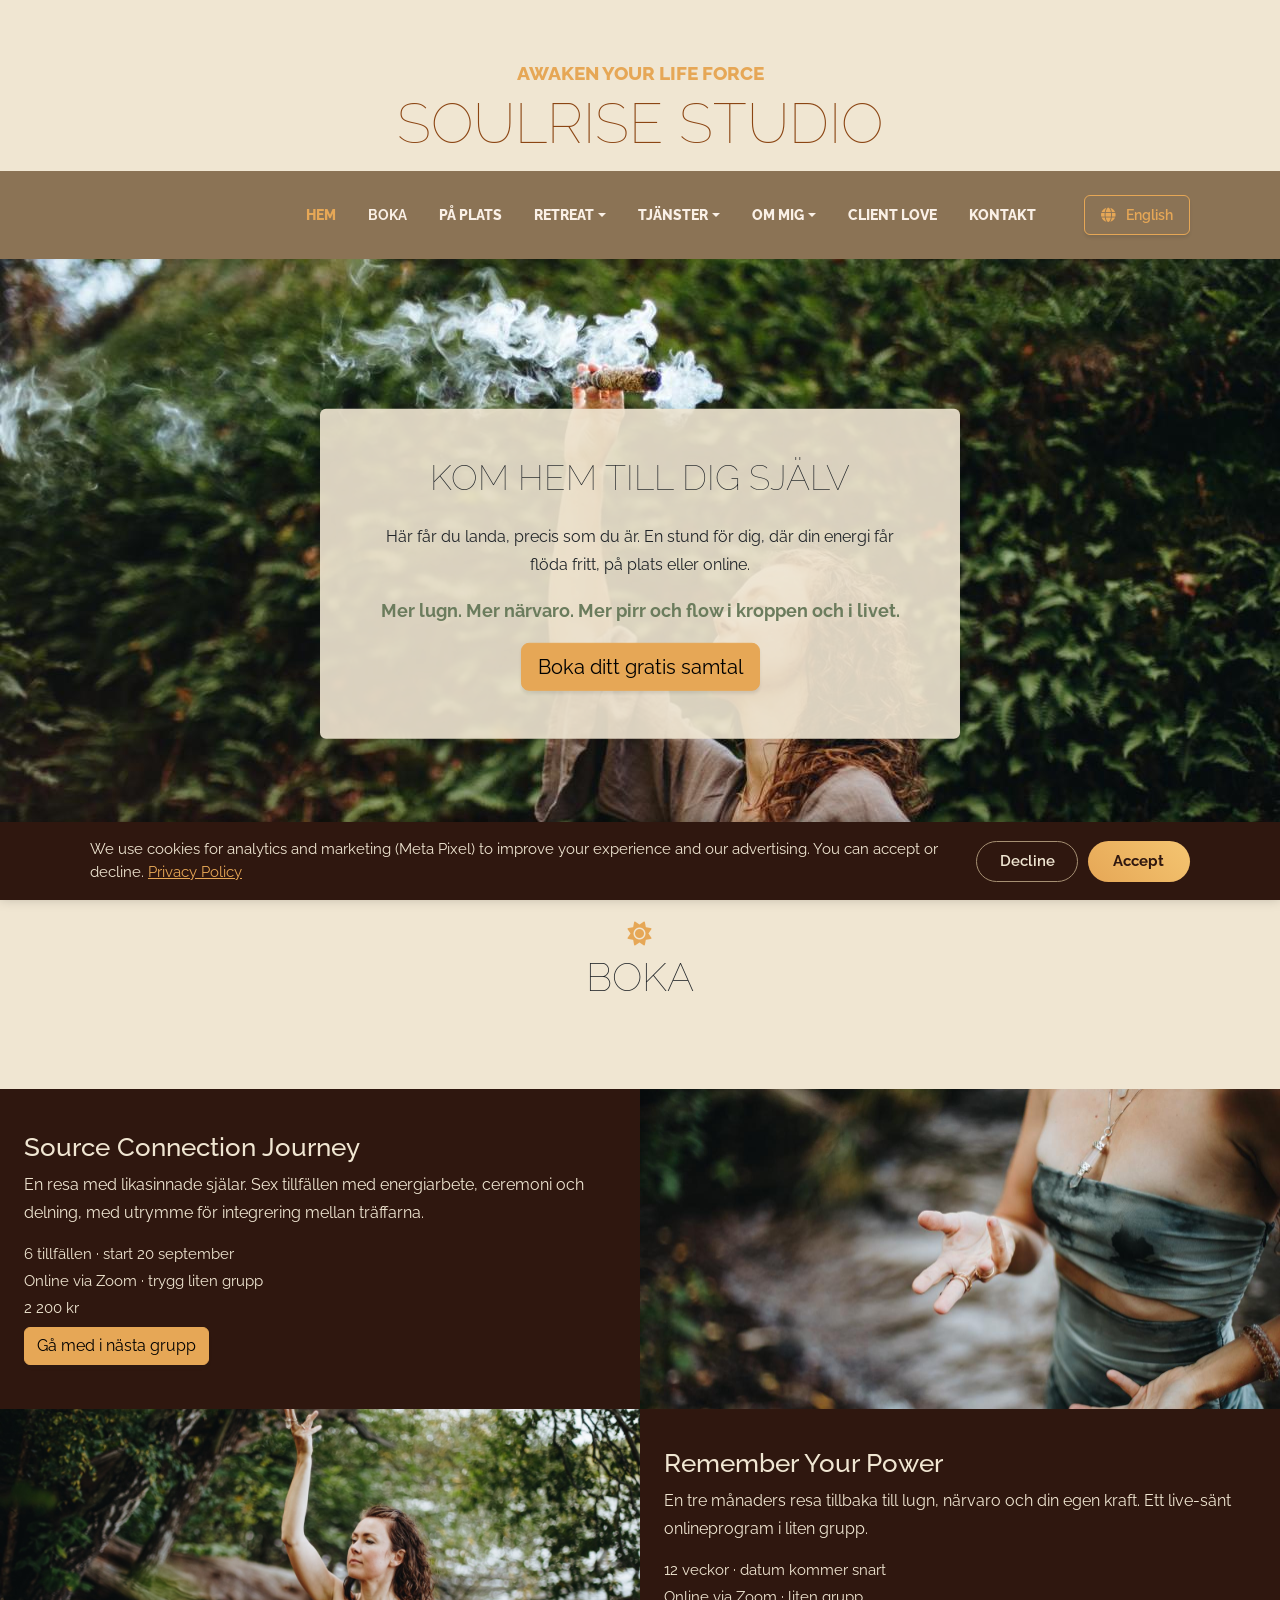
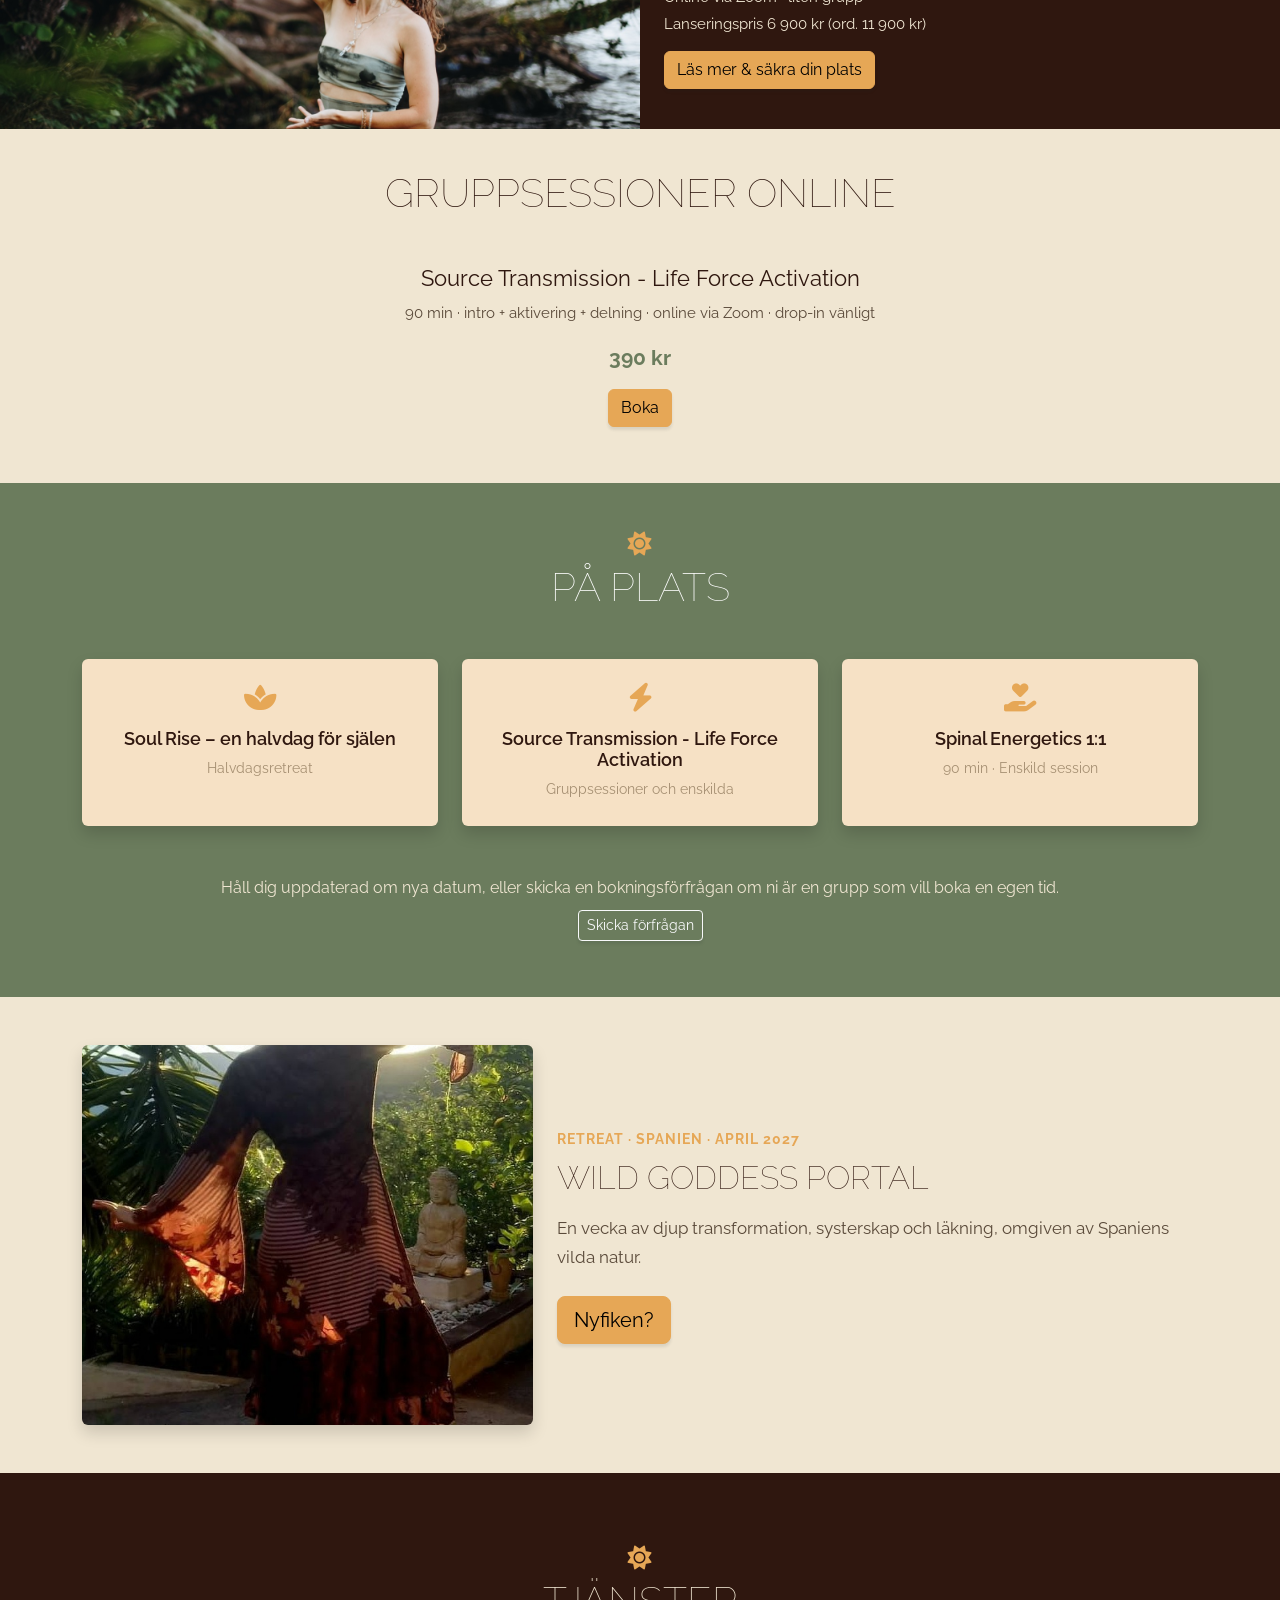
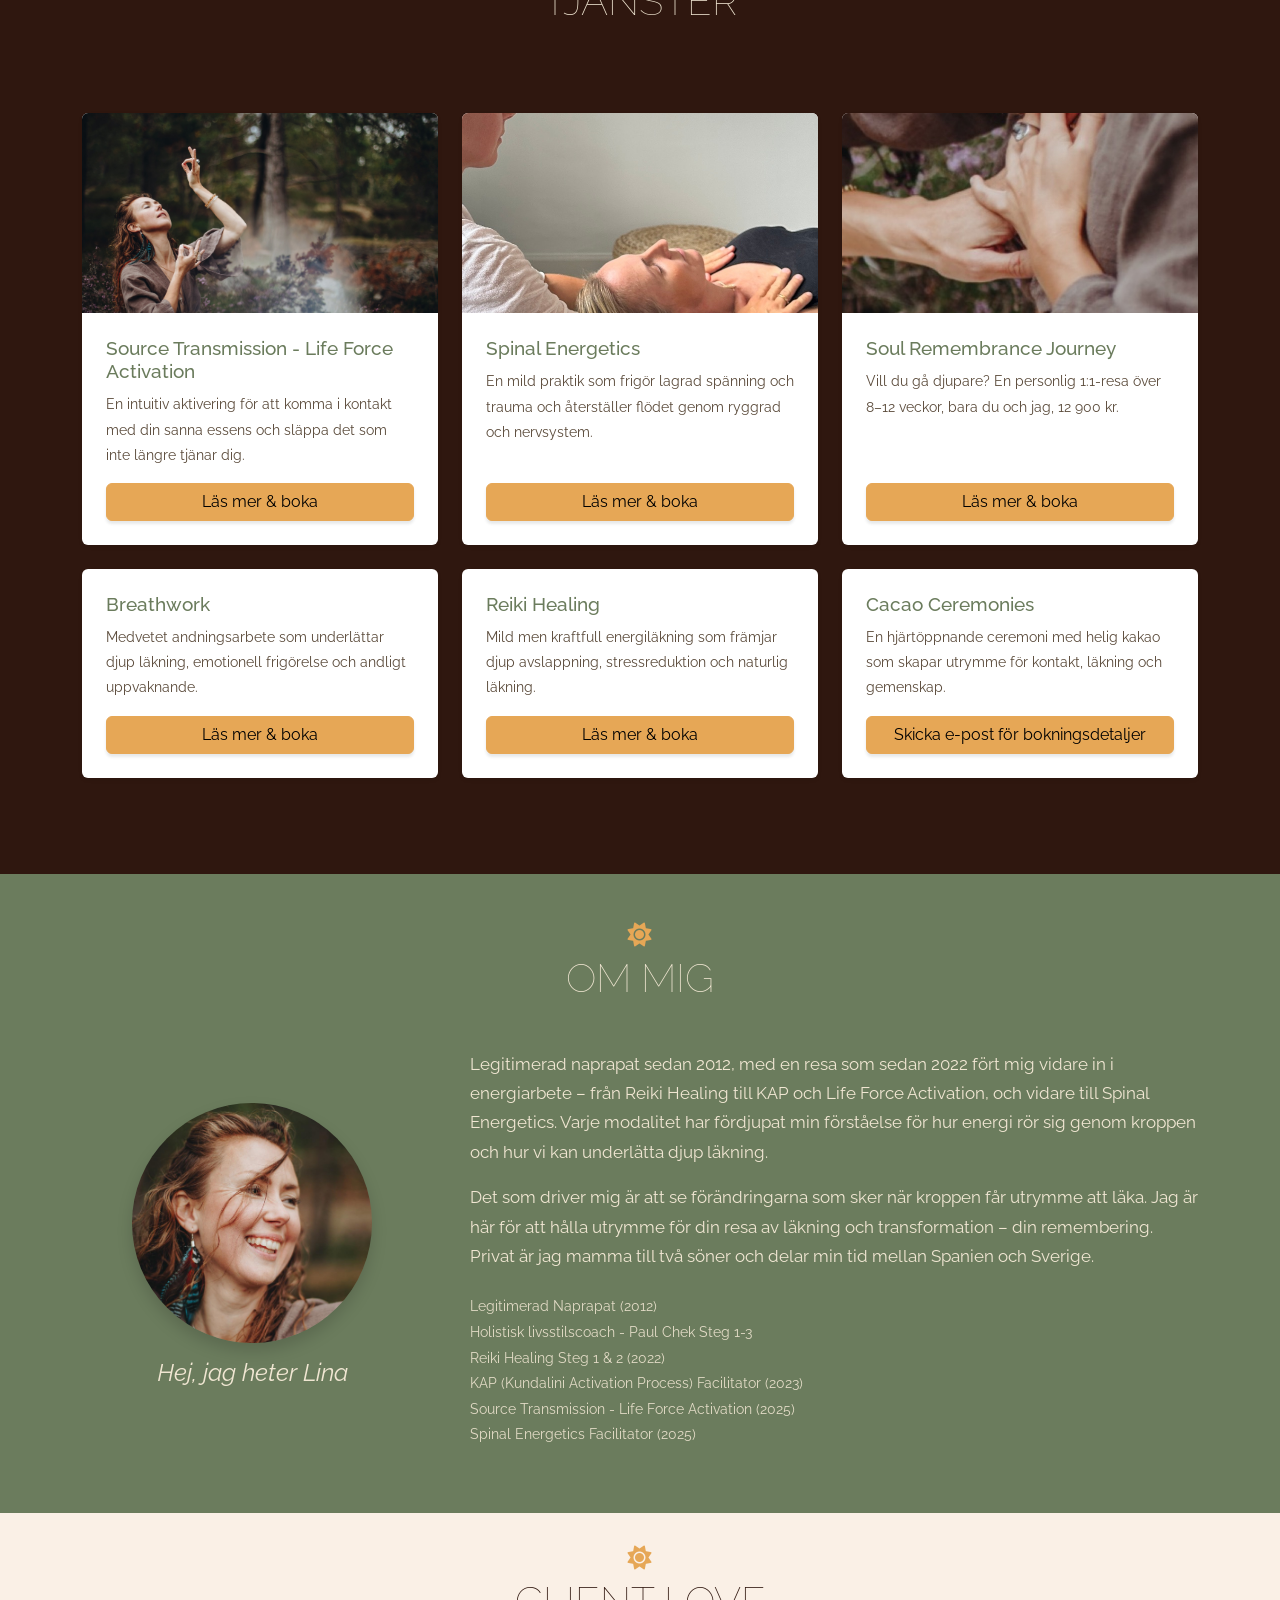
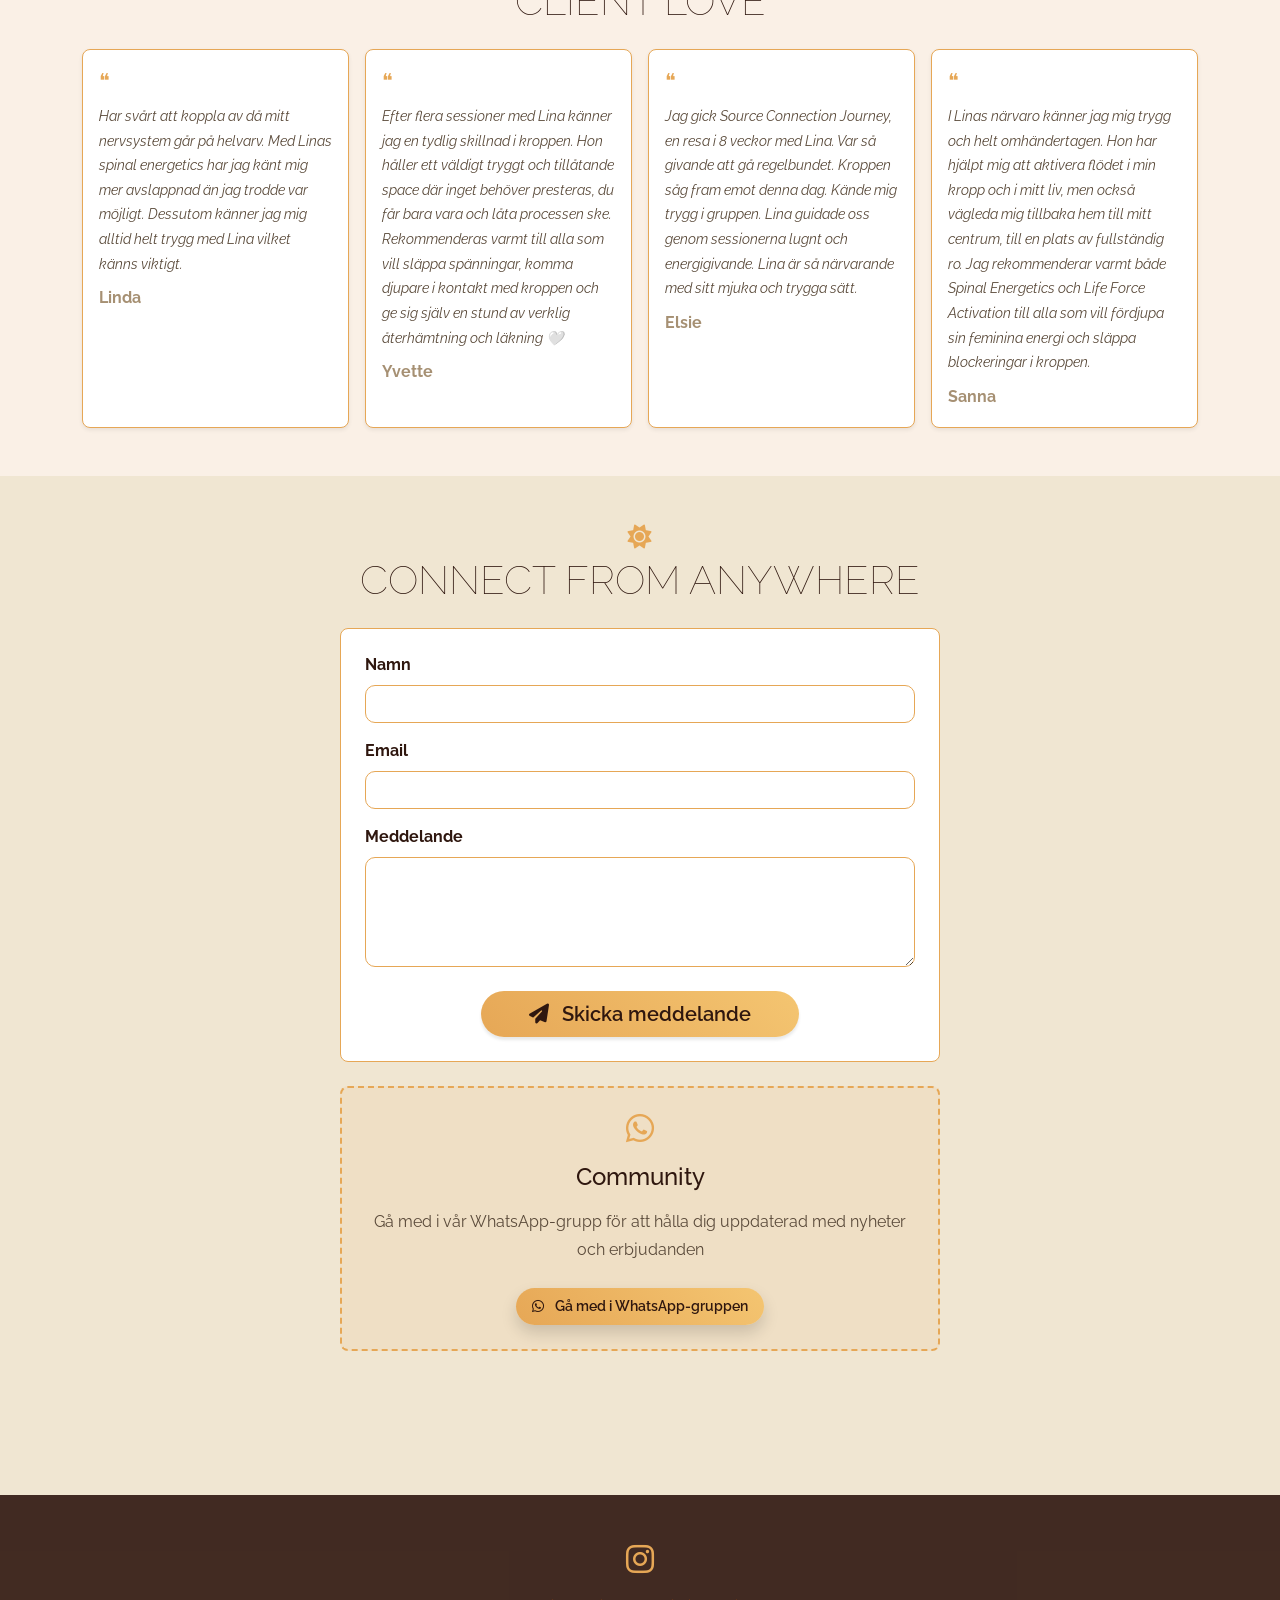
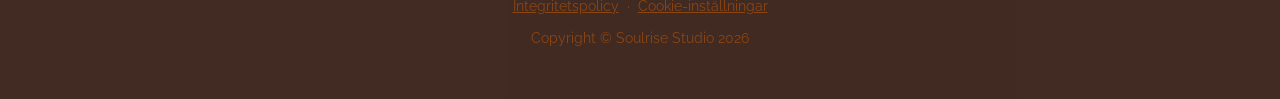
<file: index.html>
<!DOCTYPE html>
<html lang="sv">

<head>
    <meta charset="utf-8" />
    <meta name="viewport" content="width=device-width, initial-scale=1, shrink-to-fit=no" />
    <meta name="description"
        content="Soulrise Studio erbjuder Reiki Healing, Life Force Activation, Spinal Energetics, Breathwork och Kakaoceremoni. Upplev djup läkning och transformation med legitimerad naprapat." />
    <meta name="keywords"
        content="reiki healing, life force activation, KAP, kundalini aktivering, spinal energetics, breathwork, kakaoceremoni, energiläkning, healing, transformation, naprapat, holistisk hälsa, energiarbete, Sverige, Spanien, online healing" />
    <meta name="author" content="Soulrise Studio" />
    <meta name="google-site-verification" content="scWvyvRqGJdaLDaDEBnFNRmPHDbLhA-i0_QKhR0bJsk" />
    <!-- Open Graph -->
    <meta property="og:type" content="website" />
    <meta property="og:url" content="https://www.soulrisestudio.com/" />
    <meta property="og:title" content="Soulrise Studio | Life Force Activation, Healing & Energiarbete" />
    <meta property="og:description"
        content="Soulrise Studio erbjuder Reiki Healing, Life Force Activation, Spinal Energetics, Breathwork och Kakaoceremoni. Upplev djup läkning och transformation med legitimerad naprapat." />
    <meta property="og:image" content="https://www.soulrisestudio.com/assets/img/bg.jpg" />
    <!-- Twitter Card -->
    <meta name="twitter:card" content="summary_large_image" />
    <meta name="twitter:title" content="Soulrise Studio | Life Force Activation, Healing & Energiarbete" />
    <meta name="twitter:description"
        content="Soulrise Studio erbjuder Reiki Healing, Life Force Activation, Spinal Energetics, Breathwork och Kakaoceremoni. Upplev djup läkning och transformation med legitimerad naprapat." />
    <meta name="twitter:image" content="https://www.soulrisestudio.com/assets/img/bg.jpg" />
    <title>Soulrise Studio | Life Force Activation, Healing & Energiarbete</title>
    <link rel="canonical" href="https://www.soulrisestudio.com/" />
    <link rel="icon" type="image/x-icon" href="assets/favicon.ico" />
    <!-- Google fonts-->
    <link rel="preconnect" href="https://fonts.googleapis.com" />
    <link rel="preconnect" href="https://fonts.gstatic.com" crossorigin />
    <link
        href="https://fonts.googleapis.com/css2?family=Raleway:ital,wght@0,100;0,200;0,300;0,400;0,500;0,600;0,700;0,800;0,900;1,100;1,200;1,300;1,400;1,500;1,600;1,700;1,800;1,900&display=swap"
        rel="stylesheet" />
    <!-- Font Awesome -->
    <link rel="stylesheet" href="https://cdnjs.cloudflare.com/ajax/libs/font-awesome/6.4.0/css/all.min.css" />
    <!-- Core theme CSS (includes Bootstrap)-->
    <link href="css/styles.css" rel="stylesheet" />
    <style>
        /* Hover dropdown functionality for desktop */
        @media (min-width: 992px) {
            .dropdown:hover .dropdown-menu {
                display: block !important;
            }
        }

        /* Let clients click straight to a different service in the booking widget
           without first having to deselect the one they'd already chosen. */
        #sb_widget [role="button"][aria-disabled="true"]:has(h3) {
            pointer-events: auto !important;
            cursor: pointer !important;
        }

        /* The widget's own white box has a natural gap above its content but sits
           flush against its bottom edge — add matching breathing room at the bottom.
           It also hardcodes its own max-width (700px), which we widen here so it
           actually fills more of the wider container around it. */
        #sb_widget>section {
            padding-bottom: 4rem;
            max-width: 1100px !important;
        }


        /* Highlight the nav link for whichever section is currently in view. */
        #mainNav .navbar-nav .nav-link.nav-active {
            color: #e6a756 !important;
        }

        /* Mobile dropdown styling - remove any conflicting styles */
        @media (max-width: 991.98px) {
            .dropdown-menu {
                position: absolute !important;
                display: none !important;
                background-color: #8B7355 !important;
                border: 1px solid #2F170F !important;
                border-radius: 0.5rem !important;
                box-shadow: 0 0.5rem 1rem rgba(47, 23, 15, 0.15) !important;
            }

            .dropdown-menu.show {
                display: block !important;
            }

            /* Ensure dropdown toggle works */
            .dropdown-toggle::after {
                display: inline-block !important;
                margin-left: 0.5rem !important;
            }
        }

        .dropdown-menu {
            margin-top: 0;
            background-color: #8B7355 !important;
            border: none;
            border-radius: 0.5rem;
            box-shadow: 0 0.5rem 1rem rgba(47, 23, 15, 0.15);
        }

        .dropdown-item {
            color: #FAF0E6 !important;
            font-weight: 600;
            padding: 0.5rem 1rem;
            transition: all 0.3s ease;
        }

        .dropdown-item:hover,
        .dropdown-item:focus {
            background-color: #e6a756 !important;
            color: #2F170F !important;
        }

        .dropdown-divider {
            border-top: 1px solid #2F170F;
            margin: 0.25rem 0;
        }

        /* Ensure dropdown stays visible when hovering over menu items */
        .dropdown-toggle::after {
            display: inline-block !important;
        }

        #services {
            position: relative;
        }


        #services .text-center {
            padding: 2rem 2rem 2rem 2rem;
            margin-bottom: 0;
            position: relative;
            z-index: 1;
        }

        #services .section-heading-upper {
            color: #FAF0E6 !important;
        }

        #services .section-heading-lower {
            color: #F0E6D2 !important;
            /* Light, for the dark brown section background */
        }

        /* Add more spacing between intro heading lines */
        .intro-text .section-heading .section-heading-upper {
            margin-bottom: 1.5rem;
        }

        /* Background color for home section */
        #home {
            background-color: #a69073;
            /* Olivgrön */
            margin-bottom: 0;
            padding-bottom: 0;
        }

        /* Language toggle button styling */
        #languageToggle {
            border-color: #e6a756;
            color: #e6a756;
            font-weight: 600;
            padding: 0.5rem 1rem;
            font-size: 0.9rem;
        }

        #languageToggle:hover {
            background-color: #e6a756;
            color: #000;
            border-color: #e6a756;
        }

        /* Header scroll behavior */
        header {
            position: relative;
            z-index: 1;
            transition: all 0.3s ease !important;
        }

        header.hidden {
            transform: translateY(-100%) !important;
            opacity: 0 !important;
            pointer-events: none !important;
        }

        #mainNav {
            transition: background-color 0.3s ease !important;
            position: sticky !important;
            top: 0 !important;
            z-index: 1030 !important;
        }

        /* Sticky navigation only */
        #mainNav {
            position: sticky !important;
            top: 0 !important;
            z-index: 1000 !important;
        }

        /* Mobile navbar brand visibility */
        @media (max-width: 991.98px) {
            #navbarBrand {
                opacity: 1 !important;
                /* Always show on mobile */
            }

            /* Fix navbar visibility on mobile */
            #mainNav {
                position: sticky !important;
                top: 0 !important;
                z-index: 1030 !important;
                width: 100% !important;
            }

            /* Add top padding to home section on mobile only */
            #home {
                padding-top: 0 !important;
                background-color: #F0E6D2 !important;
            }

            /* Keep the text overlay in place despite image moving up */
            #home .position-absolute.top-50 {
                top: 55% !important;
            }
        }


        /* Mobile layout for services - convert full-width sections to standard layout */
        @media (max-width: 768px) {

            /* Mobile styling for About section */
            #about .text-center {
                padding: 2rem !important;
            }

            #about .img-fluid {
                max-width: 250px !important;
                width: 250px !important;
                height: 250px !important;
                margin-left: auto !important;
                margin-right: auto !important;
                display: block !important;
                position: relative !important;
                left: auto !important;
                transform: none !important;
            }

            #about .section-heading-lower {
                font-size: 2rem !important;
            }

            /* Make "Our Services" heading smaller on mobile */
            #services .section-heading-lower {
                font-size: 2rem !important;
            }

            /* Reduce hero image height on mobile to bring content closer to header */
            #home .intro-img {
                height: 80vh !important;
                object-position: center top !important;
            }

            /* Reduce spacing between sections on mobile */
            .page-section {
                padding-top: 1.5rem !important;
                padding-bottom: 1.5rem !important;
            }

            #packages {
                padding-top: 0 !important;
            }

            #packages .text-center.mb-3 {
                margin-bottom: 0.5rem !important;
                margin-top: -2rem !important;
            }

            #home .intro-text {
                min-width: 90vw !important;
            }

            #hero-title {
                font-size: 1.8rem !important;
            }

            #home .intro-button .btn {
                font-size: 0.95rem !important;
                padding: 0.5rem 1.2rem !important;
            }



            #weekly-classes {
                padding-top: 1rem !important;
                padding-bottom: 2rem !important;
                margin-top: -3rem !important;
            }

            #about {
                padding-top: 2rem !important;
                padding-bottom: 2rem !important;
            }

            .mb-5 {
                margin-bottom: 1.5rem !important;
            }

            /* Make "Choose Your Journey" heading same size as service headings on mobile */
            #packages .section-heading-lower {
                font-size: 1.8rem !important;
            }

            /* Make "Online Group Sessions" heading same size as service headings on mobile */
            #weekly-classes .section-heading-lower {
                font-size: 1.8rem !important;
            }

            /* Make "Connect From Anywhere" heading smaller on mobile */
            #contact .section-heading-lower {
                font-size: 1.6rem !important;
            }







            #about .p-4 {
                padding: 1rem !important;
            }

            /* Change background of spacing containers to match service sections */
            .container[style="padding: 1rem 0;"] {
                background-color: transparent !important;
                padding: 0 !important;
                height: 0.5rem !important;
                overflow: hidden !important;
            }

            /* Alternative: force all containers between services to have no visible content */
            #services~.container:not(.cta-inner) {
                background-color: transparent !important;
                height: 0.5rem !important;
                overflow: hidden !important;
            }
        }
    </style>
    <!-- Schema.org structured data -->
    <script type="application/ld+json">
        {
          "@context": "https://schema.org",
          "@type": "HealthAndBeautyBusiness",
          "name": "Soulrise Studio",
          "url": "https://www.soulrisestudio.com",
          "description": "Soulrise Studio erbjuder Reiki Healing, Life Force Activation, Spinal Energetics, Breathwork och Kakaoceremoni med legitimerad naprapat.",
          "image": "https://www.soulrisestudio.com/assets/img/bg.jpg",
          "email": "soulrisebylina@gmail.com",
          "sameAs": ["https://www.instagram.com/soulrise.bylina"],
          "areaServed": ["Sverige", "Spanien", "Online"],
          "hasOfferCatalog": {
            "@type": "OfferCatalog",
            "name": "Healing & Energiarbete",
            "itemListElement": [
              { "@type": "Offer", "itemOffered": { "@type": "Service", "name": "Reiki Healing" } },
              { "@type": "Offer", "itemOffered": { "@type": "Service", "name": "Life Force Activation" } },
              { "@type": "Offer", "itemOffered": { "@type": "Service", "name": "Spinal Energetics" } },
              { "@type": "Offer", "itemOffered": { "@type": "Service", "name": "Breathwork" } },
              { "@type": "Offer", "itemOffered": { "@type": "Service", "name": "Kakaoceremoni" } }
            ]
          }
        }
    </script>
    <!-- Cookie consent + consent-gated Meta Pixel / Instagram (see js/consent.js) -->
    <script src="js/consent.js"></script>
    <!-- Meta Pixel conversion tracking -->
    <script>
        document.addEventListener('DOMContentLoaded', function () {
            function fire(eventName) {
                if (typeof fbq === 'function') { fbq('track', eventName); }
            }
            // Contact form submission -> Lead
            document.querySelectorAll('form[action*="formsubmit.co"]').forEach(function (form) {
                form.addEventListener('submit', function () { fire('Lead'); });
            });
            // Clicks on booking / contact links
            document.addEventListener('click', function (e) {
                var link = e.target.closest('a');
                if (!link) return;
                var href = link.getAttribute('href') || '';
                if (href.indexOf('peach.nu') > -1 || href.indexOf('bokadirekt.se') > -1) {
                    fire('Schedule');      // booking buttons
                } else if (href.indexOf('mailto:') === 0 || href.indexOf('wa.me') > -1 || href.indexOf('whatsapp.com') > -1) {
                    fire('Contact');       // email / WhatsApp
                }
            });
        });
    </script>
    <!-- End Meta Pixel conversion tracking -->
</head>

<body>
    <header style="padding-top: 0; margin-top: -1rem;">
        <h1 class="site-heading text-center text-faded d-none d-lg-block" style="margin-bottom: 1rem;">
            <span class="site-heading-upper text-primary mb-2" style="font-size: 1.2rem;">awaken your life force</span>
            <span class="site-heading-lower" style="font-size: 3.5rem;">Soulrise Studio</span>
        </h1>
    </header>
    <!-- Navigation-->
    <nav class="navbar navbar-expand-lg navbar-dark py-lg-4" id="mainNav" style="margin-bottom: 0;">
        <div class="container">
            <a class="navbar-brand text-uppercase fw-bold d-lg-none" href="index.html" id="navbarBrand"
                style="font-size: 1.2rem; opacity: 0; transition: opacity 0.3s ease;">
                <div>Soulrise Studio</div>
                <div
                    style="font-size: 0.55rem; letter-spacing: 0.2em; font-weight: 400; color: #c4883a; text-align: center;">
                    awaken your life force</div>
            </a>
            <a class="navbar-brand text-uppercase fw-bold d-none d-lg-block" href="index.html" id="navbarBrandDesktop"
                style="font-size: 1.2rem; opacity: 0; transition: opacity 0.3s ease;">Soulrise Studio</a>
            <button class="navbar-toggler" type="button" data-bs-toggle="collapse"
                data-bs-target="#navbarSupportedContent" aria-controls="navbarSupportedContent" aria-expanded="false"
                aria-label="Toggle navigation"><span class="navbar-toggler-icon"></span></button>
            <div class="collapse navbar-collapse" id="navbarSupportedContent">
                <ul class="navbar-nav ms-auto">
                    <li class="nav-item px-lg-2"><a class="nav-link text-uppercase" href="#" id="navHome"
                            onclick="window.scrollTo(0,0); return false;" data-en="Home" data-sv="Hem">Home</a></li>
                    <li class="nav-item px-lg-2"><a class="nav-link text-uppercase fw-bold" href="#book-online"
                            id="navBookOnline" data-en="Book Online" data-sv="Boka">Book
                            Online</a></li>
                    <li class="nav-item px-lg-2"><a class="nav-link text-uppercase" href="#events" id="navInPerson"
                            data-en="In Person" data-sv="På plats">In Person</a></li>
                    <!-- Desktop dropdown -->
                    <li class="nav-item dropdown px-lg-2 d-none d-lg-block">
                        <a class="nav-link dropdown-toggle text-uppercase" href="#retreat"
                            id="retreatDropdown" role="button" aria-expanded="false" data-en="Retreat"
                            data-sv="Retreat">Retreat</a>
                        <ul class="dropdown-menu" aria-labelledby="retreatDropdown">
                            <li><a class="dropdown-item" href="https://retreat.soulrisestudio.com" data-en="Wild Goddess Portal · Spain, April 2027" data-sv="Wild Goddess Portal · Spanien, april 2027">Wild Goddess Portal · Spanien</a></li>
                            <li><a class="dropdown-item" href="index.html#events" data-en="Retreat Sweden" data-sv="Retreat Sverige">Retreat Sverige</a></li>
                        </ul>
                    </li>

                    <!-- Mobile: Collapsible retreat menu -->
                    <li class="nav-item px-lg-2 d-lg-none">
                        <a class="nav-link text-uppercase" href="#retreat" id="navRetreatMobile" data-bs-toggle="collapse"
                            data-bs-target="#mobileRetreatMenu" aria-expanded="false"
                            aria-controls="mobileRetreatMenu" data-en="Retreat ▼" data-sv="Retreat ▼">Retreat ▼</a>
                        <div class="collapse" id="mobileRetreatMenu">
                            <a class="nav-link" href="https://retreat.soulrisestudio.com" style="padding-left: 2rem; font-size: 0.9rem;" data-en="Wild Goddess Portal · Spain, April 2027" data-sv="Wild Goddess Portal · Spanien, april 2027">Wild Goddess Portal · Spanien</a>
                            <a class="nav-link" href="index.html#events" style="padding-left: 2rem; font-size: 0.9rem;" data-en="Retreat Sweden" data-sv="Retreat Sverige">Retreat Sverige</a>
                        </div>
                    </li>
                    <!-- Desktop dropdown -->
                    <li class="nav-item dropdown px-lg-2 d-none d-lg-block">
                        <a class="nav-link dropdown-toggle text-uppercase" href="#services" id="servicesDropdown"
                            role="button" aria-expanded="false" data-en="Services" data-sv="Tjänster">
                            Services
                        </a>
                        <ul class="dropdown-menu" aria-labelledby="servicesDropdown">
                                <li><a class="dropdown-item fw-bold" href="remember-your-power.html" data-en="✨ Remember Your Power · 3-month program" data-sv="✨ Remember Your Power · 3-mån program">✨ Remember Your Power</a></li>
                                <li><a class="dropdown-item" href="index.html#source-connection" data-en="Source Connection Journey · online group" data-sv="Source Connection Journey · grupp online">Source Connection Journey</a></li>
                                <li><hr class="dropdown-divider"></li>
                            <li><a class="dropdown-item" href="index.html#services" data-en="All Services"
                                    data-sv="Alla tjänster">All Services</a></li>
                            <li>
                                <hr class="dropdown-divider">
                            </li>
                            <li><a class="dropdown-item" href="life-force-activation-details.html">Source Transmission -
                                    Life Force Activation</a></li>
                            <li><a class="dropdown-item" href="spinal-energetics-details.html">Spinal Energetics</a></li>
                            <li><a class="dropdown-item" href="breathwork-details.html">Breathwork</a></li>
                            <li><a class="dropdown-item" href="reiki-healing-details.html">Reiki Healing</a></li>
                            <li><a class="dropdown-item" href="index.html#cacao-ceremonies" data-en="Cacao Ceremonies"
                                    data-sv="Kakaoceremoni">Cacao Ceremonies</a></li>
                        </ul>
                    </li>

                    <!-- Mobile: Collapsible services menu -->
                    <li class="nav-item px-lg-2 d-lg-none">
                        <a class="nav-link text-uppercase" href="#services" id="navServicesMobile"
                            data-bs-toggle="collapse" data-bs-target="#mobileServicesMenu" aria-expanded="false"
                            aria-controls="mobileServicesMenu" data-en="Services ▼" data-sv="Tjänster ▼">Services ▼</a>
                        <div class="collapse" id="mobileServicesMenu">
                                <a class="nav-link fw-bold" href="remember-your-power.html" style="padding-left: 2rem; font-size: 0.9rem;" data-en="✨ Remember Your Power · 3-month program" data-sv="✨ Remember Your Power · 3-mån program">✨ Remember Your Power</a>
                                <a class="nav-link" href="index.html#source-connection" style="padding-left: 2rem; font-size: 0.9rem;" data-en="Source Connection Journey · online group" data-sv="Source Connection Journey · grupp online">Source Connection Journey</a>
                            <a class="nav-link" href="life-force-activation-details.html"
                                style="padding-left: 2rem; font-size: 0.9rem;">Source Transmission</a>
                            <a class="nav-link" href="spinal-energetics-details.html"
                                style="padding-left: 2rem; font-size: 0.9rem;">Spinal Energetics</a>
                            <a class="nav-link" href="breathwork-details.html"
                                style="padding-left: 2rem; font-size: 0.9rem;">Breathwork</a>
                            <a class="nav-link" href="reiki-healing-details.html"
                                style="padding-left: 2rem; font-size: 0.9rem;">Reiki Healing</a>
                            <a class="nav-link" href="index.html#cacao-ceremonies"
                                style="padding-left: 2rem; font-size: 0.9rem;" data-en="Cacao Ceremonies"
                                data-sv="Kakaoceremoni">Cacao Ceremonies</a>
                        </div>
                    </li>
                    <!-- Desktop dropdown -->
                    <li class="nav-item dropdown px-lg-2 d-none d-lg-block">
                        <a class="nav-link dropdown-toggle text-uppercase" href="#about" id="aboutDropdown"
                            role="button" aria-expanded="false" data-en="About" data-sv="Om mig">About</a>
                        <ul class="dropdown-menu" aria-labelledby="aboutDropdown">
                            <li><a class="dropdown-item" href="#about" data-en="About Me" data-sv="Om mig">About Me</a></li>
                            <li><a class="dropdown-item" href="collaborations.html" data-en="Collaborations"
                                    data-sv="Samarbeten">Collaborations</a></li>
                        </ul>
                    </li>

                    <!-- Mobile: Collapsible about menu -->
                    <li class="nav-item px-lg-2 d-lg-none">
                        <a class="nav-link text-uppercase" href="#about" id="navAboutMobile" data-bs-toggle="collapse"
                            data-bs-target="#mobileAboutMenu" aria-expanded="false" aria-controls="mobileAboutMenu"
                            data-en="About ▼" data-sv="Om mig ▼">About ▼</a>
                        <div class="collapse" id="mobileAboutMenu">
                            <a class="nav-link" href="#about" style="padding-left: 2rem; font-size: 0.9rem;"
                                data-en="About Me" data-sv="Om mig">About Me</a>
                            <a class="nav-link" href="collaborations.html" style="padding-left: 2rem; font-size: 0.9rem;"
                                data-en="Collaborations" data-sv="Samarbeten">Collaborations</a>
                        </div>
                    </li>
                    <li class="nav-item px-lg-2"><a class="nav-link text-uppercase" href="#testimonials"
                            id="navClientLove" data-en="Client Love" data-sv="Client Love">Client Love</a></li>
                    <li class="nav-item px-lg-2"><a class="nav-link text-uppercase" href="#contact" id="navContact"
                            data-en="Contact" data-sv="Kontakt">Contact</a></li>
                </ul>
                <ul class="navbar-nav ms-auto">
                    <li class="nav-item px-lg-2">
                        <button id="languageToggle" class="btn btn-outline-light" aria-label="Switch language">
                            <i class="fas fa-globe me-2" aria-hidden="true"></i>
                            <span id="langText">Svenska</span>
                        </button>
                    </li>
                </ul>
            </div>
        </div>
    </nav>
    <section class="page-section clearfix" id="home" style="padding-top: 0; margin-top: 0;">
        <!-- Full width image -->
        <div class="w-100 position-relative">
            <img class="intro-img img-fluid w-100" src="assets/img/intro.jpg"
                alt="Soulrise Studio - healing and energy work session environment"
                style="height: 70vh; object-fit: cover;" />
            <!-- Text overlay positioned over the image -->
            <div class="position-absolute top-50 start-50 translate-middle">
                <div class="intro-text text-center p-5 rounded"
                    style="background-color: rgba(240, 230, 210, 0.9); max-width: 800px;">
                    <h2 class="section-heading mb-4">
                        <span class="section-heading-lower" id="hero-title" style="font-size: 2.2rem;"
                            data-en="Come Home to Yourself" data-sv="Kom hem till dig själv">Kom hem till dig
                            själv</span>
                    </h2>
                    <p class="mb-3"
                        data-en="Here you get to land, exactly as you are. A moment for you, where your energy gets to flow freely, in person or online."
                        data-sv="Här får du landa, precis som du är. En stund för dig, där din energi får flöda fritt, på plats eller online.">
                        Här får du landa, precis som du är. En stund för dig, där din energi får flöda fritt, på plats
                        eller online.</p>
                    <p class="mb-3 fw-bold" style="font-size: 1.15rem; color: #6b7c5d;"
                        data-en="More calm. More presence. More spark and flow in body and life."
                        data-sv="Mer lugn. Mer närvaro. Mer pirr och flow i kroppen och i livet.">
                        Mer lugn. Mer närvaro. Mer pirr och flow i kroppen och i livet.</p>
                    <div class="intro-button mx-auto"><a class="btn btn-primary btn-lg"
                            href="#book-online"><span
                                data-en="Book Your Free Call" data-sv="Boka ditt gratis samtal">Book
                                Your Free Call</span></a></div>
                </div>
            </div>
        </div>
    </section>

    <!-- Book Online Widget Section -->
    <section class="page-section" id="book-online"
        style="padding: 2rem 0 4rem 0; background-color: #F0E6D2; margin-top: 0; margin-bottom: 0;">
        <div class="container">
            <div class="text-center mb-4">
                <i class="fas fa-sun mb-2" style="color: #e6a756; font-size: 1.5rem; display: block;"></i>
                <h2 class="section-heading">
                    <span class="section-heading-lower" style="font-size: 2.5rem;" data-en="Book Online" data-sv="Boka">Book Online</span>
                </h2>
            </div>
        </div>
        <div class="container-fluid" style="max-width: 1600px; padding-left: 2rem; padding-right: 2rem;">
            <script src="https://widget.simplybook.it/react-widget/public/runtime.js"></script>
            <script src="https://widget.simplybook.it/react-widget/public/app.js"></script>
            <link rel="stylesheet" href="https://widget.simplybook.it/react-widget/public/app.css">

            <div id="sb_widget"></div>

            <script>
                window.addEventListener("load", () => {
                    const themeSettings = { "colors_accent": "#e6a756", "colors_accent_contrast": "#2F170F", "colors_text": "#2F170F", "colors_text_secondary": "#8a7863", "colors_border": "#E7DCC7", "colors_background": "#FFFFFF", "colors_link": "#6b7c5d", "font_sizes_h2": "24px", "font_sizes_h3": "20px", "font_sizes_p": "16px" };

                    const widgetContainer = document.getElementById('sb_widget');
                    SimplyBookWidget(widgetContainer, {
                        apiKey: "fd6403e11c3bb9ee348b926945b34578be42fac1bef4eabb3622d857634a604f",
                        company: "soulrisestudio",
                        baseUrl: "https://user-api-v2.simplybook.it",
                        theme: themeSettings
                    });

                    // Since deposits are always set to 100% (full payment required),
                    // the widget's own "X kr deposit" / "Deposit" labels are redundant — simplify to just the price.
                    function cleanDepositLabels(root) {
                        const rowsToHide = [];
                        const walker = document.createTreeWalker(root, NodeFilter.SHOW_ELEMENT);
                        let node;
                        while ((node = walker.nextNode())) {
                            if (node.children.length === 0) {
                                const text = node.textContent.trim();
                                if (/^(deposit|deposition)$/i.test(text)) {
                                    const row = node.parentElement;
                                    if (row && row.children.length === 2) rowsToHide.push(row);
                                } else if (/^[\d\s.,]+\s*(?:kr|SEK|USD|\$|€)\s+(?:deposit|deposition)$/i.test(text)) {
                                    rowsToHide.push(node);
                                }
                            }
                        }
                        rowsToHide.forEach((row) => { row.style.display = 'none'; });
                    }
                    new MutationObserver(() => cleanDepositLabels(widgetContainer))
                        .observe(widgetContainer, { childList: true, subtree: true, characterData: true });

                    // Auto-expand the first step ("Select services") so visitors see the service
                    // list immediately instead of having to click into it first.
                    function autoExpandFirstStep(root) {
                        const firstStep = root.querySelector('[role="button"]:has(h3)');
                        if (firstStep) {
                            firstStep.click();
                            return true;
                        }
                        return false;
                    }
                    const expandObserver = new MutationObserver(() => {
                        if (autoExpandFirstStep(widgetContainer)) expandObserver.disconnect();
                    });
                    expandObserver.observe(widgetContainer, { childList: true, subtree: true });

                    // Hide the service search box — not needed with only a handful of services.
                    // The widget's own placeholder text changes with the site's language
                    // (e.g. "Search" vs "Söka"), so match either rather than one hardcoded string.
                    function hideServiceSearch(root) {
                        const input = Array.from(root.querySelectorAll('input[placeholder]')).find((el) =>
                            /^(search|söka)$/i.test(el.placeholder.trim())
                        );
                        if (input && input.parentElement) {
                            input.parentElement.style.display = 'none';
                        }
                    }
                    new MutationObserver(() => hideServiceSearch(widgetContainer))
                        .observe(widgetContainer, { childList: true, subtree: true });

                    // The widget appends a language qualifier to the "Read more" link (e.g.
                    // "Läs mer på engelska") whenever the full description's language differs
                    // from the site's current language — confusing since the visible preview
                    // is already correct. Strip the qualifier, keep just "Läs mer" / "Read more".
                    function simplifyReadMoreLink(root) {
                        Array.from(root.querySelectorAll('a, span, div')).forEach((el) => {
                            if (el.children.length > 0) return;
                            const text = el.textContent.trim();
                            const match = text.match(/^(läs mer|read more)\b/i);
                            if (match && text.length > match[0].length) {
                                el.textContent = match[0];
                            }
                        });
                    }
                    new MutationObserver(() => simplifyReadMoreLink(widgetContainer))
                        .observe(widgetContainer, { childList: true, subtree: true, characterData: true });

                    // Hide the "Select service" step title — the widget heading above it already says "Book Online".
                    function hideSelectServiceHeading(root) {
                        const heading = Array.from(root.querySelectorAll('h2')).find((h) =>
                            /^(select services?|välj tjänst(er)?)$/i.test(h.textContent.trim())
                        );
                        if (heading) heading.style.display = 'none';
                    }
                    new MutationObserver(() => hideSelectServiceHeading(widgetContainer))
                        .observe(widgetContainer, { childList: true, subtree: true, characterData: true });

                    // Hide the back-arrow only on the "Select service" step (nothing useful to go back
                    // to there) — keep it visible/usable on later steps like picking a date/time, so
                    // clients can change their service choice.
                    function isOnServiceStep(root) {
                        return !!root.querySelector('[role="button"] h3');
                    }
                    function updateBackArrow(root) {
                        const backButton = root.querySelector('button');
                        if (backButton) backButton.style.display = isOnServiceStep(root) ? 'none' : '';
                    }
                    new MutationObserver(() => updateBackArrow(widgetContainer))
                        .observe(widgetContainer, { childList: true, subtree: true });

                    // Remember which service was selected so we can remind the client of it
                    // once they move on to picking a date and time.
                    let selectedServiceName = null;
                    let selectedDateTimeText = null;
                    function captureSelectedService(root) {
                        const selectedCard = root.querySelector('[role="button"][aria-disabled="false"] h3');
                        if (selectedCard) selectedServiceName = selectedCard.textContent.trim();
                    }
                    function isOnDateStep(root) {
                        const dayCells = Array.from(root.querySelectorAll('[role="button"]')).filter((el) =>
                            /^\d{1,2}$/.test(el.textContent.trim())
                        );
                        return dayCells.length > 20;
                    }
                    function updateSelectedServiceBanner(root) {
                        captureSelectedService(root);
                        let banner = document.getElementById('sb-selected-service-banner');
                        if (isOnDateStep(root) && selectedServiceName) {
                            if (!banner) {
                                banner = document.createElement('div');
                                banner.id = 'sb-selected-service-banner';
                                banner.style.cssText = 'background:#F0E6D2;border:1px solid #E7DCC7;border-radius:10px;padding:0.7rem 1rem;margin-bottom:1rem;font-weight:600;color:#2F170F;text-align:center;';
                                root.insertBefore(banner, root.firstChild);
                            }
                            const newText = 'Vald tjänst: ' + selectedServiceName;
                            if (banner.textContent !== newText) banner.textContent = newText;
                        } else if (banner) {
                            banner.remove();
                        }
                    }
                    new MutationObserver(() => updateSelectedServiceBanner(widgetContainer))
                        .observe(widgetContainer, { childList: true, subtree: true, characterData: true });

                    // Let clients switch services directly: clicking a different (greyed-out) service
                    // card first deselects the currently chosen one, then selects the new one.
                    widgetContainer.addEventListener('click', function (e) {
                        const card = e.target.closest('[role="button"]');
                        if (!card || !card.querySelector('h3')) return;
                        if (card.getAttribute('aria-disabled') !== 'true') return;

                        e.preventDefault();
                        e.stopPropagation();

                        const cards = Array.from(widgetContainer.querySelectorAll('[role="button"]')).filter((c) =>
                            c.querySelector('h3')
                        );
                        const selected = cards.find((c) => c.getAttribute('aria-disabled') === 'false');
                        if (selected) selected.click();

                        setTimeout(() => card.click(), 150);
                    }, true);

                    // Hide the "My personal data" link — not relevant for guests booking here.
                    // Matches both languages since the widget's text follows the site's language.
                    function hidePersonalDataLink(root) {
                        const link = Array.from(root.querySelectorAll('a')).find((a) =>
                            /^(my personal data|mina personuppgifter)$/i.test(a.textContent.trim())
                        );
                        if (link) (link.closest('div') || link).style.display = 'none';
                    }
                    new MutationObserver(() => hidePersonalDataLink(widgetContainer))
                        .observe(widgetContainer, { childList: true, subtree: true, characterData: true });

                    // Simplify the "Continue" button on the service-selection step — hide the
                    // service/duration/price summary chip so it just reads "Continue".
                    function simplifyContinueButton(root) {
                        Array.from(root.querySelectorAll('button')).forEach((btn) => {
                            if (btn.children.length === 2 && /^(continue|fortsätt)$/i.test(btn.children[0].textContent.trim())) {
                                btn.children[1].style.display = 'none';
                            }
                        });
                    }
                    new MutationObserver(() => simplifyContinueButton(widgetContainer))
                        .observe(widgetContainer, { childList: true, subtree: true, characterData: true });

                    // On the "Booking details" step: hide the redundant "Services" / duration
                    // sub-heading (the priced line item below it already shows this), and put
                    // the service (name, duration, price) before the date/time.
                    function simplifyBookingDetails(root) {
                        const heading = Array.from(root.querySelectorAll('h1, h2, h3')).find((h) =>
                            /^(booking details|bokningsdetaljer)$/i.test(h.textContent.trim())
                        );
                        if (!heading || !heading.nextElementSibling) return;
                        const summaryWrap = heading.nextElementSibling.firstElementChild;
                        if (!summaryWrap || summaryWrap.children.length < 2) return;

                        const servicesLabel = Array.from(summaryWrap.querySelectorAll('p')).find((p) =>
                            /^(services|tjänster)$/i.test(p.textContent.trim())
                        );
                        if (servicesLabel) {
                            const row = servicesLabel.parentElement && servicesLabel.parentElement.parentElement;
                            if (row) row.style.display = 'none';
                        }

                        const dateTimeRow = summaryWrap.children[0];
                        const serviceBlock = summaryWrap.children[1];
                        summaryWrap.style.display = 'flex';
                        summaryWrap.style.flexDirection = 'column';
                        dateTimeRow.style.order = '2';
                        serviceBlock.style.order = '1';
                        if (summaryWrap.children[2]) summaryWrap.children[2].style.order = '3';

                        let dateTimeLeaf = dateTimeRow;
                        while (dateTimeLeaf && dateTimeLeaf.children.length === 1) dateTimeLeaf = dateTimeLeaf.children[0];
                        const dateTimeText = dateTimeLeaf && dateTimeLeaf.children[1];
                        if (dateTimeText) {
                            const parts = Array.from(dateTimeText.children).map((c) => c.textContent.trim()).filter(Boolean);
                            if (parts.length) selectedDateTimeText = parts.join(' · ');
                        }
                    }
                    new MutationObserver(() => simplifyBookingDetails(widgetContainer))
                        .observe(widgetContainer, { childList: true, subtree: true, characterData: true });

                    // Show the 24h cancellation policy right on the "Booking details" step,
                    // so clients see it before they confirm — not just in the confirmation email.
                    function injectCancellationPolicyNote(root) {
                        const heading = Array.from(root.querySelectorAll('h1, h2, h3')).find((h) =>
                            /^(booking details|bokningsdetaljer)$/i.test(h.textContent.trim())
                        );
                        if (!heading || !heading.nextElementSibling) return;
                        const summaryWrap = heading.nextElementSibling.firstElementChild;
                        if (!summaryWrap) return;
                        let note = summaryWrap.nextElementSibling;
                        if (note && note.dataset && note.dataset.sbCancellationNote === 'true') return;
                        note = document.createElement('p');
                        note.dataset.sbCancellationNote = 'true';
                        note.style.cssText = 'color:#8a7863;font-size:0.85rem;margin:0.75rem 0 0;';
                        note.textContent = 'Avbokningsregel: avboka minst 24 timmar innan din bokade tid, annars debiteras full avgift.';
                        summaryWrap.insertAdjacentElement('afterend', note);
                    }
                    new MutationObserver(() => injectCancellationPolicyNote(widgetContainer))
                        .observe(widgetContainer, { childList: true, subtree: true, characterData: true });

                    // Payment is always 100% upfront (no partial-payment option), so the widget's
                    // own "You can pay the full amount now..." note is confusing — hide it.
                    function hideFullPaymentNote(root) {
                        const note = Array.from(root.querySelectorAll('p')).find((p) =>
                            /^(you can pay the full amount now|du kan betala hela beloppet nu)/i.test(p.textContent.trim())
                        );
                        if (note) {
                            const box = note.parentElement && note.parentElement.parentElement;
                            if (box) box.style.display = 'none';
                        }
                    }
                    new MutationObserver(() => hideFullPaymentNote(widgetContainer))
                        .observe(widgetContainer, { childList: true, subtree: true, characterData: true });

                    // The "Pay full amount" button at the top of Checkout is redundant — the
                    // payment method (Stripe) and "Proceed" button below already handle payment.
                    function hidePayFullAmountButton(root) {
                        const btn = Array.from(root.querySelectorAll('button')).find((b) =>
                            /^(pay full amount|betala hela beloppet)$/i.test(b.textContent.trim())
                        );
                        if (btn) btn.style.display = 'none';
                    }
                    new MutationObserver(() => hidePayFullAmountButton(widgetContainer))
                        .observe(widgetContainer, { childList: true, subtree: true, characterData: true });

                    // Show the chosen date & time in the Checkout "Summary" box too (captured
                    // earlier from the "Booking details" step, since Checkout itself omits it).
                    function injectDateTimeIntoSummary(root) {
                        if (!selectedDateTimeText) return;
                        const heading = Array.from(root.querySelectorAll('h1, h2, h3')).find((h) =>
                            /^(summary|sammanfattning)$/i.test(h.textContent.trim())
                        );
                        if (!heading) return;
                        let row = heading.nextElementSibling;
                        if (row && row.dataset && row.dataset.sbDatetimeRow === 'true') {
                            if (row.textContent.trim() !== selectedDateTimeText) row.textContent = selectedDateTimeText;
                            return;
                        }
                        row = document.createElement('div');
                        row.dataset.sbDatetimeRow = 'true';
                        row.style.cssText = 'color:#5a4a3a;font-size:0.9rem;margin:0.4rem 0 0.8rem;';
                        row.textContent = selectedDateTimeText;
                        heading.insertAdjacentElement('afterend', row);
                    }
                    new MutationObserver(() => injectDateTimeIntoSummary(widgetContainer))
                        .observe(widgetContainer, { childList: true, subtree: true, characterData: true });
                });
            </script>
        </div>
    </section>

    <!-- Source Connection Journey -->
    <section class="page-section" id="source-connection"
        style="padding: 0; background-color: #2F170F; margin-top: 0; margin-bottom: 0;">
        <div class="container-fluid p-0">
            <div class="row g-0 align-items-stretch">
                <!-- Image (right on desktop, top on mobile) -->
                <div class="col-lg-6 order-lg-2">
                    <img src="assets/img/about.jpg" class="w-100"
                        style="object-fit: cover; object-position: center; height: 320px;"
                        alt="Source Connection Journey – gruppresa online med Lina" />
                </div>
                <!-- Text -->
                <div class="col-lg-6 order-lg-1 d-flex align-items-center">
                    <div class="p-4" style="color: #F0E6D2;">
                        <h3 class="mb-2" style="color:#F0E6D2;font-size:1.6rem;">Source Connection Journey</h3>
                        <p class="mb-3" style="font-size:1rem;color:#F0E6D2;"
                            data-en="A journey with like-minded souls. Six sessions of energy work, ceremony and sharing, with space for integration in between."
                            data-sv="En resa med likasinnade själar. Sex tillfällen med energiarbete, ceremoni och delning, med utrymme för integrering mellan träffarna.">
                            En resa med likasinnade själar. Sex tillfällen med energiarbete, ceremoni och delning, med
                            utrymme för integrering mellan träffarna.</p>
                        <ul class="list-unstyled mb-2" style="color:#F0E6D2; font-size: 0.95rem;">
                            <li class="mb-1"><span data-en="6 sessions · starts 20 September"
                                    data-sv="6 tillfällen · start 20 september">6 tillfällen · start 20 september</span>
                            </li>
                            <li class="mb-1"><span data-en="Online via Zoom · safe small group"
                                    data-sv="Online via Zoom · trygg liten grupp">Online via Zoom · trygg liten
                                    grupp</span></li>
                            <li class="mb-0"><span data-en="2 200 kr" data-sv="2 200 kr">2 200 kr</span></li>
                        </ul>
                        <a href="#book-online" class="btn btn-primary">
                            <span data-en="Join Next Group" data-sv="Gå med i nästa grupp">Gå med i nästa grupp</span>
                        </a>
                    </div>
                </div>
            </div>
        </div>
    </section>

    <!-- Flagship Program: Remember Your Power -->
    <section class="page-section" id="program"
        style="padding: 0; background-color: #2F170F; margin-top: 0; margin-bottom: 0;">
        <div class="container-fluid p-0">
            <div class="row g-0 align-items-stretch">
                <!-- Image -->
                <div class="col-lg-6">
                    <img src="assets/img/remember-your-power-portrait.jpg" class="w-100"
                        style="object-fit: cover; object-position: center 18%; height: 320px;"
                        alt="Remember Your Power – onlineprogram med Lina" />
                </div>
                <!-- Text -->
                <div class="col-lg-6 d-flex align-items-center">
                    <div class="p-4" style="color: #F0E6D2;">
                        <h3 class="mb-2" style="color:#F0E6D2;font-size:1.6rem;">Remember Your Power</h3>
                        <p class="mb-3" style="font-size:1rem;color:#F0E6D2;"
                            data-en="A three-month journey back to calm, presence and your own power. A live online program in a small group."
                            data-sv="En tre månaders resa tillbaka till lugn, närvaro och din egen kraft. Ett live-sänt onlineprogram i liten grupp.">
                            En tre månaders resa tillbaka till lugn, närvaro och din egen kraft. Ett live-sänt
                            onlineprogram i liten grupp.</p>
                        <ul class="list-unstyled mb-3" style="color:#F0E6D2; font-size: 0.95rem;">
                            <li class="mb-1"><span data-en="12 weeks · dates coming soon"
                                    data-sv="12 veckor · datum kommer snart">12 veckor · datum kommer snart</span>
                            </li>
                            <li class="mb-1"><span data-en="Online via Zoom · small group"
                                    data-sv="Online via Zoom · liten grupp">Online via Zoom · liten grupp</span>
                            </li>
                            <li class="mb-0"><span data-en="Launch price 6 900 kr (reg. 11 900 kr)"
                                    data-sv="Lanseringspris 6 900 kr (ord. 11 900 kr)">Lanseringspris 6 900 kr (ord.
                                    11 900 kr)</span></li>
                        </ul>
                        <a href="remember-your-power.html" class="btn btn-primary">
                            <span data-en="Read more &amp; secure your spot" data-sv="Läs mer &amp; säkra din plats">Läs
                                mer &amp; säkra din plats</span>
                        </a>
                    </div>
                </div>
            </div>
        </div>
    </section>

    <!-- Weekly Group Classes Section -->
    <section class="page-section" id="weekly-classes"
        style="padding: 2.5rem 0 3.5rem 0; background-color: #F0E6D2; margin-top: 0; margin-bottom: 0;">
        <div class="container">
            <div class="text-center mb-5">
                <h2 class="section-heading" style="color: #2F170F;">
                    <span class="section-heading-lower" style="font-size: 2.5rem;" data-en="Online Group Sessions"
                        data-sv="Gruppsessioner online">Online Group Sessions</span>
                </h2>
            </div>

            <div class="text-center mx-auto" style="max-width: 480px;">
                <h5 class="mb-2" style="font-size: 1.4rem; font-weight: 400; color: #2F170F;">Source Transmission -
                    Life Force Activation</h5>
                <p class="mb-3" style="font-size: 0.95rem; color: #5a4a3a;"
                    data-en="90 min · intro + activation + sharing · online via Zoom · drop-in friendly"
                    data-sv="90 min · intro + aktivering + delning · online via Zoom · drop-in vänligt">90
                    min · intro + aktivering + delning · online via Zoom · drop-in vänligt</p>
                <div class="fw-bold mb-3" style="font-size: 1.3rem; color: #6b7c5d;">390 kr</div>
                <a href="#book-online" class="btn btn-primary">
                    <span data-en="Book" data-sv="Boka">Boka</span>
                </a>
            </div>

            <!-- Life Force Activation - Lunch (hidden until Lina activates it again) -->
            <!--
            <div class="text-center mx-auto" style="max-width: 480px;">
                <h5 class="mb-2" style="font-size: 1.4rem; font-weight: 400; color: #2F170F;">Life Force Activation
                </h5>
                <p class="mb-1" style="font-size: 0.85rem; color:#a69073;"
                    data-en="Lunch Sessions" data-sv="Lunchsessioner">Lunch Sessions</p>
                <p class="mb-3" style="font-size: 0.95rem; color: #5a4a3a;"
                    data-en="1 hour · no intro, for experienced · sharing at the end · drop-in friendly"
                    data-sv="1 timme · ingen intro, för dig som testat tidigare · delning på slutet · drop-in vänligt">
                    1 timme · ingen intro, för dig som testat tidigare · delning på slutet · drop-in
                    vänligt</p>
                <div class="fw-bold mb-3" style="font-size: 1.3rem; color: #6b7c5d;">300 kr</div>
                <a href="#book-online" class="btn btn-primary">
                    <span data-en="Book" data-sv="Boka">Boka</span>
                </a>
            </div>
            -->
        </div>
    </section>

    <!-- Packages Section -->
    <!-- In Person in Sweden: Events + 1:1 Sessions -->
    <section class="page-section" id="events"
        style="padding: 3rem 0 3.5rem 0; background-color: #6b7c5d; margin-top: 0; margin-bottom: 0;">
        <div class="container">
            <div class="text-center mb-5">
                <i class="fas fa-sun mb-2" style="color: #e6a756; font-size: 1.5rem; display: block;"></i>
                <h2 class="section-heading" style="color: white;">
                    <span class="section-heading-lower" style="font-size: 2.5rem;" data-en="In Person" data-sv="På plats">In Person</span>
                </h2>
            </div>

            <div class="row justify-content-center g-4">
                <div class="col-md-4">
                    <div class="bg-faded p-4 rounded shadow h-100 text-center">
                        <i class="fas fa-spa mb-3" style="font-size: 1.8rem; color: #e6a756;"></i>
                        <h5 style="color: #2F170F; font-size: 1.1rem; font-weight: 600;">Soul Rise <span
                                data-en="– a half-day for the soul" data-sv="– en halvdag för själen">– en halvdag för
                                själen</span></h5>
                        <p class="mb-0" style="font-size: 0.85rem; color: #a69073;"
                            data-en="Half-day retreat" data-sv="Halvdagsretreat">Halvdagsretreat</p>
                    </div>
                </div>

                <div class="col-md-4">
                    <div class="bg-faded p-4 rounded shadow h-100 text-center">
                        <i class="fas fa-bolt mb-3" style="font-size: 1.8rem; color: #e6a756;"></i>
                        <h5 style="color: #2F170F; font-size: 1.1rem; font-weight: 600;">Source Transmission - Life
                            Force Activation</h5>
                        <p class="mb-0" style="font-size: 0.85rem; color: #a69073;"
                            data-en="Group & private sessions" data-sv="Gruppsessioner och enskilda">Gruppsessioner
                            och enskilda</p>
                    </div>
                </div>

                <div class="col-md-4">
                    <div class="bg-faded p-4 rounded shadow h-100 text-center">
                        <i class="fas fa-hand-holding-heart mb-3" style="font-size: 1.8rem; color: #e6a756;"></i>
                        <h5 style="color: #2F170F; font-size: 1.1rem; font-weight: 600;">Spinal Energetics <span
                                data-en="1:1" data-sv="1:1">1:1</span></h5>
                        <p class="mb-0" style="font-size: 0.85rem; color: #a69073;"
                            data-en="90 min · Private session" data-sv="90 min · Enskild session">90 min · Enskild
                            session</p>
                    </div>
                </div>
            </div>

            <div class="text-center mt-5">
                <p class="mb-2" style="color: #F0E6D2;"
                    data-en="Stay updated on new dates, or send a booking request if you're a group who wants your own session."
                    data-sv="Håll dig uppdaterad om nya datum, eller skicka en bokningsförfrågan om ni är en grupp som vill boka en egen tid.">
                    Håll dig uppdaterad om nya datum, eller skicka en bokningsförfrågan om ni är en grupp som vill
                    boka en egen tid.</p>
                <a href="mailto:soulrisebylina@gmail.com?subject=Bokningsförfrågan – på plats i Sverige&body=Hej Lina,%0A%0AJag vill gärna hålla mig uppdaterad om nya datum / göra en bokningsförfrågan för sessioner på plats i Sverige.%0A%0ATack!"
                    class="btn btn-outline-light btn-sm">
                    <span data-en="Send request" data-sv="Skicka förfrågan">Skicka förfrågan</span>
                </a>
            </div>
        </div>
    </section>

    <!-- Retreat Spotlight -->
    <section class="page-section" id="retreat" style="padding: 3rem 0; margin-top: 0; margin-bottom: 0; background-color: #F0E6D2;">
        <div class="container">
            <div class="row align-items-center g-4">
                <div class="col-md-5">
                    <img src="assets/img/wild-goddess-portal.jpg" alt="Wild Goddess Portal retreat i Spanien"
                        class="img-fluid rounded shadow" style="max-height: 380px; width: 100%; object-fit: cover;" />
                </div>
                <div class="col-md-7 text-center text-md-start">
                    <p class="mb-2 text-uppercase" style="color: #e6a756; font-weight: 700; letter-spacing: 1px; font-size: 0.9rem;"
                        data-en="Retreat · Spain · April 2027" data-sv="Retreat · Spanien · april 2027">Retreat ·
                        Spanien · april 2027</p>
                    <h2 class="section-heading mb-3" style="color: #2F170F;">
                        <span class="section-heading-lower" style="font-size: 2rem;">Wild Goddess Portal</span>
                    </h2>
                    <p class="mb-4" style="color: #5a4a3a; font-size: 1.05rem;"
                        data-en="A week of deep transformation, sisterhood, and healing, surrounded by the wild nature of Spain."
                        data-sv="En vecka av djup transformation, systerskap och läkning, omgiven av Spaniens vilda natur.">
                        En vecka av djup transformation, systerskap och läkning, omgiven av Spaniens vilda natur.</p>
                    <a href="https://retreat.soulrisestudio.com" class="btn btn-primary btn-lg">
                        <span data-en="Curious?" data-sv="Nyfiken?">Nyfiken?</span>
                    </a>
                </div>
            </div>
        </div>
    </section>

    <!-- Services Section -->
    <section class="page-section" id="services"
        style="padding: 2.5rem 0 6rem 0; margin-top: 0; margin-bottom: 0 !important; background-color: #2F170F;">
        <div class="container">
            <div class="text-center mb-5">
                <i class="fas fa-sun mb-2" style="color: #e6a756; font-size: 1.5rem; display: block;"></i>
                <h2 class="section-heading" style="color: #F0E6D2;">
                    <span class="section-heading-lower" style="font-size: 2.5rem;" data-en="Services" data-sv="Tjänster">Services</span>
                </h2>
            </div>

            <div class="row g-4 justify-content-center">
                <!-- Life Force Activation -->
                <div class="col-md-6 col-lg-4" id="life-force-activation">
                    <div class="card h-100 border-0 shadow-sm overflow-hidden">
                        <img src="assets/img/life-force-activation.jpg" class="w-100"
                            style="height: 200px; object-fit: cover;" alt="Life Force Activation Session"
                            loading="lazy" />
                        <div class="card-body d-flex flex-column p-4">
                            <h4 class="mb-2" style="color:#6b7c5d; font-size:1.2rem; font-weight:500;"
                                data-en="Source Transmission - Life Force Activation"
                                data-sv="Source Transmission - Life Force Activation">Source Transmission - Life Force
                                Activation</h4>
                            <p class="mb-3" style="font-size:0.9rem; color:#5a4a3a;"
                                data-en="An intuitive activation to reconnect with your true essence and release what no longer serves you."
                                data-sv="En intuitiv aktivering för att komma i kontakt med din sanna essens och släppa det som inte längre tjänar dig.">
                                En intuitiv aktivering för att komma i kontakt med din sanna essens och släppa det som
                                inte längre tjänar dig.</p>
                            <a href="life-force-activation-details.html" class="btn btn-primary mt-auto">
                                <span data-en="Learn More &amp; Book" data-sv="Läs mer &amp; boka">Läs mer &amp;
                                    boka</span>
                            </a>
                        </div>
                    </div>
                </div>

                <!-- Spinal Energetics -->
                <div class="col-md-6 col-lg-4" id="spinal-energetics">
                    <div class="card h-100 border-0 shadow-sm overflow-hidden">
                        <img src="assets/img/spinal-energetics.jpg" class="w-100"
                            style="height: 200px; object-fit: cover;" alt="Spinal Energetics Session" loading="lazy" />
                        <div class="card-body d-flex flex-column p-4">
                            <h4 class="mb-2" style="color:#6b7c5d; font-size:1.2rem; font-weight:500;"
                                data-en="Spinal Energetics" data-sv="Spinal Energetics">Spinal Energetics</h4>
                            <p class="mb-3" style="font-size:0.9rem; color:#5a4a3a;"
                                data-en="A gentle practice that releases stored tension and trauma, restoring flow through spine and nervous system."
                                data-sv="En mild praktik som frigör lagrad spänning och trauma och återställer flödet genom ryggrad och nervsystem.">
                                En mild praktik som frigör lagrad spänning och trauma och återställer flödet genom
                                ryggrad och nervsystem.</p>
                            <a href="spinal-energetics-details.html" class="btn btn-primary mt-auto">
                                <span data-en="Learn More &amp; Book" data-sv="Läs mer &amp; boka">Läs mer &amp;
                                    boka</span>
                            </a>
                        </div>
                    </div>
                </div>

                <!-- Soul Remembrance Journey (1:1) -->
                <div class="col-md-6 col-lg-4" id="packages">
                    <div class="card h-100 border-0 shadow-sm overflow-hidden">
                        <img src="assets/img/soul-remembrance-hands.jpg" class="w-100"
                            style="height: 200px; object-fit: cover;"
                            alt="Soul Remembrance Journey - 1:1 with Lina" loading="lazy" />
                        <div class="card-body d-flex flex-column p-4">
                            <h4 class="mb-2" style="color:#6b7c5d; font-size:1.2rem; font-weight:500;"
                                data-en="Soul Remembrance Journey" data-sv="Soul Remembrance Journey">Soul
                                Remembrance Journey</h4>
                            <p class="mb-3" style="font-size:0.9rem; color:#5a4a3a;"
                                data-en="Want to go deeper? A personal 1:1 journey over 8-12 weeks, just you and me, 12 900 kr."
                                data-sv="Vill du gå djupare? En personlig 1:1-resa över 8–12 veckor, bara du och jag, 12 900 kr.">
                                Vill du gå djupare? En personlig 1:1-resa över 8–12 veckor, bara du och jag, 12 900
                                kr.</p>
                            <a href="https://peach.nu/activities/UZ0zS0p8HeAIvLcj5jf2" class="btn btn-primary mt-auto"
                                target="_blank">
                                <span data-en="Learn More &amp; Book" data-sv="Läs mer &amp; boka">Läs mer &amp;
                                    boka</span>
                            </a>
                        </div>
                    </div>
                </div>

                <!-- Breathwork -->
                <div class="col-md-6 col-lg-4" id="breathwork">
                    <div class="card h-100 border-0 shadow-sm">
                        <div class="card-body d-flex flex-column p-4">
                            <h4 class="mb-2" style="color:#6b7c5d; font-size:1.2rem; font-weight:500;"
                                data-en="Breathwork" data-sv="Breathwork">Breathwork</h4>
                            <p class="mb-3" style="font-size:0.9rem; color:#5a4a3a;"
                                data-en="Conscious breathwork that facilitates deep healing, emotional release and spiritual awakening."
                                data-sv="Medvetet andningsarbete som underlättar djup läkning, emotionell frigörelse och andligt uppvaknande.">
                                Medvetet andningsarbete som underlättar djup läkning, emotionell frigörelse och
                                andligt uppvaknande.</p>
                            <a href="breathwork-details.html" class="btn btn-primary mt-auto">
                                <span data-en="Learn More &amp; Book" data-sv="Läs mer &amp; boka">Läs mer &amp;
                                    boka</span>
                            </a>
                        </div>
                    </div>
                </div>

                <!-- Reiki Healing -->
                <div class="col-md-6 col-lg-4" id="reiki-healing">
                    <div class="card h-100 border-0 shadow-sm">
                        <div class="card-body d-flex flex-column p-4">
                            <h4 class="mb-2" style="color:#6b7c5d; font-size:1.2rem; font-weight:500;"
                                data-en="Reiki Healing" data-sv="Reiki Healing">Reiki Healing</h4>
                            <p class="mb-3" style="font-size:0.9rem; color:#5a4a3a;"
                                data-en="Gentle yet powerful energy healing that promotes deep relaxation, stress reduction and natural healing."
                                data-sv="Mild men kraftfull energiläkning som främjar djup avslappning, stressreduktion och naturlig läkning.">
                                Mild men kraftfull energiläkning som främjar djup avslappning, stressreduktion och
                                naturlig läkning.</p>
                            <a href="reiki-healing-details.html" class="btn btn-primary mt-auto">
                                <span data-en="Learn More &amp; Book" data-sv="Läs mer &amp; boka">Läs mer &amp;
                                    boka</span>
                            </a>
                        </div>
                    </div>
                </div>

                <!-- Cacao Ceremonies -->
                <div class="col-md-6 col-lg-4" id="cacao-ceremonies">
                    <div class="card h-100 border-0 shadow-sm">
                        <div class="card-body d-flex flex-column p-4">
                            <h4 class="mb-2" style="color:#6b7c5d; font-size:1.2rem; font-weight:500;"
                                data-en="Cacao Ceremonies" data-sv="Cacao Ceremonies">Cacao Ceremonies</h4>
                            <p class="mb-3" style="font-size:0.9rem; color:#5a4a3a;"
                                data-en="A heart-opening ceremony with sacred cacao, creating space for connection, healing and community."
                                data-sv="En hjärtöppnande ceremoni med helig kakao som skapar utrymme för kontakt, läkning och gemenskap.">
                                En hjärtöppnande ceremoni med helig kakao som skapar utrymme för kontakt, läkning och
                                gemenskap.</p>
                            <a href="mailto:soulrisebylina@gmail.com?subject=Cacao Ceremony Booking&body=Hi Lina,%0A%0AI would like to learn more about your private cacao ceremonies and booking details.%0A%0AThank you!"
                                class="btn btn-primary mt-auto">
                                <span data-en="Send Email for Booking Details"
                                    data-sv="Skicka e-post för bokningsdetaljer">Skicka e-post för
                                    bokningsdetaljer</span>
                            </a>
                        </div>
                    </div>
                </div>
            </div>
        </div>
    </section>


    <!-- About Me Section -->
    <section class="page-section" id="about"
        style="padding: 3rem 0 4rem 0; margin-top: 0 !important; margin-bottom: 0 !important; background-color: #6b7c5d;">
        <div class="container">
            <div class="text-center mb-5">
                <i class="fas fa-sun mb-2" style="color: #e6a756; font-size: 1.5rem; display: block;"></i>
                <h2 class="section-heading">
                    <span class="section-heading-lower" style="color: #F0E6D2; font-size: 2.5rem;" data-en="About Me"
                        data-sv="Om mig">Om mig</span>
                </h2>
            </div>

            <div class="row align-items-center g-4 g-lg-5 justify-content-center">
                <!-- Profile Image -->
                <div class="col-md-5 col-lg-4 text-center">
                    <img src="assets/img/lina-profile.jpg"
                        alt="Lina, licensed naprapath and energy healer at Soulrise Studio"
                        class="img-fluid rounded-circle shadow"
                        style="width: 240px; height: 240px; object-fit: cover; object-position: center 30%;"
                        loading="lazy">
                    <h4 class="mt-3" style="color: #F0E6D2; font-weight: 400; font-style: italic;">
                        <span data-en="Hi, I'm Lina" data-sv="Hej, jag heter Lina">Hej, jag heter Lina</span>
                    </h4>
                </div>

                <!-- Story Content -->
                <div class="col-md-7 col-lg-8">
                    <p class="mb-3" style="color: #F0E6D2; font-size: 1.05rem;"
                        data-en="A licensed naprapath since 2012, my journey since 2022 has led me deeper into energy work - from Reiki Healing to KAP and Life Force Activation, and onward to Spinal Energetics. Each modality has deepened my understanding of how energy moves through the body and how we can facilitate deep healing."
                        data-sv="Legitimerad naprapat sedan 2012, med en resa som sedan 2022 fört mig vidare in i energiarbete – från Reiki Healing till KAP och Life Force Activation, och vidare till Spinal Energetics. Varje modalitet har fördjupat min förståelse för hur energi rör sig genom kroppen och hur vi kan underlätta djup läkning.">
                        Legitimerad naprapat sedan 2012, med en resa som sedan 2022 fört mig vidare in i energiarbete –
                        från Reiki Healing till KAP och Life Force Activation, och vidare till Spinal Energetics.
                        Varje modalitet har fördjupat min förståelse för hur energi rör sig genom kroppen och hur vi
                        kan underlätta djup läkning.</p>
                    <p class="mb-4" style="color: #F0E6D2; font-size: 1.05rem;"
                        data-en="What drives me is seeing the changes that happen when the body gets space to heal. I'm here to hold space for your journey of healing and transformation - your remembering. Personally, I'm a mother of two sons and split my time between Spain and Sweden."
                        data-sv="Det som driver mig är att se förändringarna som sker när kroppen får utrymme att läka. Jag är här för att hålla utrymme för din resa av läkning och transformation – din remembering. Privat är jag mamma till två söner och delar min tid mellan Spanien och Sverige.">
                        Det som driver mig är att se förändringarna som sker när kroppen får utrymme att läka. Jag är
                        här för att hålla utrymme för din resa av läkning och transformation – din remembering. Privat
                        är jag mamma till två söner och delar min tid mellan Spanien och Sverige.</p>

                    <!-- Certifications -->
                    <ul class="list-unstyled mb-0" style="color: #F0E6D2; font-size: 0.9rem; opacity: 0.9;">
                        <li class="mb-1" data-en="Licensed Naprapath (2012)" data-sv="Legitimerad Naprapat (2012)">
                            Legitimerad Naprapat (2012)</li>
                        <li class="mb-1" data-en="Holistic Lifestyle Coach - Paul Chek Level 1-3"
                            data-sv="Holistisk livsstilscoach - Paul Chek Steg 1-3">Holistisk livsstilscoach - Paul
                            Chek Steg 1-3</li>
                        <li class="mb-1" data-en="Reiki Healing Level 1 & 2 (2022)"
                            data-sv="Reiki Healing Steg 1 & 2 (2022)">Reiki Healing Steg 1 &amp; 2 (2022)</li>
                        <li class="mb-1" data-en="KAP (Kundalini Activation Process) Facilitator (2023)"
                            data-sv="KAP (Kundalini Activation Process) Facilitator (2023)">KAP (Kundalini Activation
                            Process) Facilitator (2023)</li>
                        <li class="mb-1" data-en="Source Transmission - Life Force Activation (2025)"
                            data-sv="Source Transmission - Life Force Activation (2025)">Source Transmission - Life
                            Force Activation (2025)</li>
                        <li class="mb-1" data-en="Spinal Energetics Facilitator (2025)"
                            data-sv="Spinal Energetics Facilitator (2025)">Spinal Energetics Facilitator (2025)</li>
                    </ul>
                </div>
            </div>
        </div>
    </section>

    <!-- Client Love Section -->
    <section class="page-section" id="testimonials"
        style="padding: 2rem 0 3rem 0; margin-top: 0; background-color: #faf0e6;">
        <div class="container">
            <div class="text-center mb-4">
                <i class="fas fa-sun mb-2" style="color: #e6a756; font-size: 1.5rem; display: block;"></i>
                <h2 class="section-heading">
                    <span class="section-heading-lower" style="color: #2F170F; font-size: 2.5rem;">Client Love</span>
                </h2>
            </div>
            <div class="row g-3">
                <div class="col-md-6 col-lg-3">
                    <div class="p-3 h-100 rounded-3 shadow-sm" style="background: white; border: 1px solid #e6a756;">
                        <div class="mb-2" style="color: #e6a756; font-size: 1.25rem;">&#10077;</div>
                        <p class="fst-italic mb-2" style="color: #5a4a3a; font-size: 0.88rem;"
                            data-en="I find it hard to relax as my nervous system is constantly on high alert. With Lina's spinal energetics I have felt more relaxed than I thought was possible. I also always feel completely safe with Lina which feels important."
                            data-sv="Har svårt att koppla av då mitt nervsystem går på helvarv. Med Linas spinal energetics har jag känt mig mer avslappnad än jag trodde var möjligt. Dessutom känner jag mig alltid helt trygg med Lina vilket känns viktigt.">
                            Har svårt att koppla av då mitt nervsystem går på helvarv. Med Linas spinal energetics har
                            jag känt mig mer avslappnad än jag trodde var möjligt. Dessutom känner jag mig alltid helt
                            trygg med Lina vilket känns viktigt.</p>
                        <p class="fw-bold mb-0" style="color: #a69073;">Linda</p>
                    </div>
                </div>
                <div class="col-md-6 col-lg-3">
                    <div class="p-3 h-100 rounded-3 shadow-sm" style="background: white; border: 1px solid #e6a756;">
                        <div class="mb-2" style="color: #e6a756; font-size: 1.25rem;">&#10077;</div>
                        <p class="fst-italic mb-2" style="color: #5a4a3a; font-size: 0.88rem;"
                            data-en="After several sessions with Lina I feel a clear difference in my body. She holds a very safe and allowing space where nothing needs to be performed, you just get to be and let the process happen. Warmly recommended to anyone who wants to release tension, connect deeper with their body and give themselves a moment of true recovery and healing 🤍"
                            data-sv="Efter flera sessioner med Lina känner jag en tydlig skillnad i kroppen. Hon håller ett väldigt tryggt och tillåtande space där inget behöver presteras, du får bara vara och låta processen ske. Rekommenderas varmt till alla som vill släppa spänningar, komma djupare i kontakt med kroppen och ge sig själv en stund av verklig återhämtning och läkning 🤍">
                            Efter flera sessioner med Lina känner jag en tydlig skillnad i kroppen. Hon håller ett
                            väldigt tryggt och tillåtande space där inget behöver presteras, du får bara vara och låta
                            processen ske. Rekommenderas varmt till alla som vill släppa spänningar, komma djupare i
                            kontakt med kroppen och ge sig själv en stund av verklig återhämtning och läkning 🤍</p>
                        <p class="fw-bold mb-0" style="color: #a69073;">Yvette</p>
                    </div>
                </div>
                <div class="col-md-6 col-lg-3">
                    <div class="p-3 h-100 rounded-3 shadow-sm" style="background: white; border: 1px solid #e6a756;">
                        <div class="mb-2" style="color: #e6a756; font-size: 1.25rem;">&#10077;</div>
                        <p class="fst-italic mb-2" style="color: #5a4a3a; font-size: 0.88rem;"
                            data-en="I did the Source Connection Journey, 8 weeks with Lina. It was so rewarding to go regularly. My body looked forward to this day. I felt safe in the group. Lina guided us through the sessions calmly and with such energy. She is so present with her gentle and reassuring way."
                            data-sv="Jag gick Source Connection Journey, en resa i 8 veckor med Lina. Var så givande att gå regelbundet. Kroppen såg fram emot denna dag. Kände mig trygg i gruppen. Lina guidade oss genom sessionerna lugnt och energigivande. Lina är så närvarande med sitt mjuka och trygga sätt.">
                            Jag gick Source Connection Journey, en resa i 8 veckor med Lina. Var så givande att gå
                            regelbundet. Kroppen såg fram emot denna dag. Kände mig trygg i gruppen. Lina guidade oss
                            genom sessionerna lugnt och energigivande. Lina är så närvarande med sitt mjuka och
                            spirituella sätt.</p>
                        <p class="fw-bold mb-0" style="color: #a69073;">Elsie</p>
                    </div>
                </div>
                <div class="col-md-6 col-lg-3">
                    <div class="p-3 h-100 rounded-3 shadow-sm" style="background: white; border: 1px solid #e6a756;">
                        <div class="mb-2" style="color: #e6a756; font-size: 1.25rem;">&#10077;</div>
                        <p class="fst-italic mb-2" style="color: #5a4a3a; font-size: 0.88rem;"
                            data-en="In Lina's presence I feel safe and truly held. She has helped me activate the flow in my body and in my life, but also guided me back home to my center, to a place of complete calm. I warmly recommend both Spinal Energetics and Life Force Activation to anyone who wants to deepen their feminine energy and release blockages in the body."
                            data-sv="I Linas närvaro känner jag mig trygg och helt omhändertagen. Hon har hjälpt mig att aktivera flödet i min kropp och i mitt liv, men också vägleda mig tillbaka hem till mitt centrum, till en plats av fullständig ro. Jag rekommenderar varmt både Spinal Energetics och Life Force Activation till alla som vill fördjupa sin feminina energi och släppa blockeringar i kroppen.">
                            I Linas närvaro känner jag mig trygg och helt omhändertagen. Hon har hjälpt mig att aktivera
                            flödet i min kropp och i mitt liv, men också vägleda mig tillbaka hem till mitt centrum,
                            till en plats av fullständig ro. Jag rekommenderar varmt både Spinal Energetics och Life
                            Force Activation till alla som vill fördjupa sin feminina energi och släppa blockeringar i
                            kroppen.</p>
                        <p class="fw-bold mb-0" style="color: #a69073;">Sanna</p>
                    </div>
                </div>
            </div>
        </div>
    </section>

    <!-- Contact Section -->
    <section class="page-section" id="contact"
        style="padding: 3rem 0 4rem 0; margin-top: 0; background-color: #F0E6D2;">
        <div class="container">
            <div class="text-center mb-4">
                <i class="fas fa-sun mb-2" style="color: #e6a756; font-size: 1.5rem; display: block;"></i>
                <h2 class="section-heading">
                    <span class="section-heading-lower" style="color: #2F170F; font-size: 2.5rem;">Connect From
                        Anywhere</span>
                </h2>
            </div>

            <!-- Contact Form -->
            <div class="mb-4">
                <form action="https://formsubmit.co/soulrisebylina@gmail.com" method="POST"
                    class="text-start p-4 rounded-3 mx-auto"
                    style="background: #ffffff; border: 1px solid #e6a756; max-width: 600px;">
                    <input type="hidden" name="_subject" value="New message from Soul Rise Studio website">
                    <input type="hidden" name="_captcha" value="true">
                    <input type="text" name="_honey" style="display:none" aria-hidden="true" tabindex="-1">
                    <div class="mb-3">
                        <label class="form-label fw-bold" style="color: #2F170F;">
                            <span data-en="Name" data-sv="Namn">Name</span>
                        </label>
                        <input type="text" name="name" class="form-control" required
                            style="border: 1px solid #e6a756; border-radius: 10px;">
                    </div>
                    <div class="mb-3">
                        <label class="form-label fw-bold" style="color: #2F170F;">
                            <span data-en="Email" data-sv="Email">Email</span>
                        </label>
                        <input type="email" name="email" class="form-control" required
                            style="border: 1px solid #e6a756; border-radius: 10px;">
                    </div>
                    <div class="mb-4">
                        <label class="form-label fw-bold" style="color: #2F170F;">
                            <span data-en="Message" data-sv="Meddelande">Message</span>
                        </label>
                        <textarea name="message" class="form-control" rows="4" required
                            style="border: 1px solid #e6a756; border-radius: 10px;"></textarea>
                    </div>
                    <div class="text-center">
                        <button type="submit" class="btn btn-primary btn-lg px-5"
                            style="background: linear-gradient(45deg, #e6a756, #f4c571); border: none; border-radius: 50px; color: #2F170F; font-weight: 600;">
                            <i class="fas fa-paper-plane me-2" aria-hidden="true"></i>
                            <span data-en="Send Message" data-sv="Skicka meddelande">Send Message</span>
                        </button>
                    </div>
                </form>
            </div>

            <!-- Community Section -->
            <div class="community-section p-4 rounded-3 text-center mx-auto"
                style="background: rgba(230, 167, 86, 0.1); border: 2px dashed #e6a756; max-width: 600px;">
                <div class="mb-3">
                    <i class="fab fa-whatsapp fa-2x" style="color: #e6a756;" aria-hidden="true"></i>
                </div>
                <h4 class="mb-3" style="color: #2F170F;">
                    Community
                </h4>
                <p class="mb-4" style="color: #5a4a3a;">
                    <span data-en="Join our WhatsApp group to stay updated with news and offers"
                        data-sv="Gå med i vår WhatsApp-grupp för att hålla dig uppdaterad med nyheter och erbjudanden">Gå
                        med i vår WhatsApp-grupp för att hålla dig uppdaterad med nyheter och erbjudanden</span>
                </p>
                <a href="https://chat.whatsapp.com/HNXZ2CZYXxYFR9FMo2dBQt" class="btn btn-primary btn-sm px-3 py-2 shadow"
                    target="_blank"
                    style="background: linear-gradient(45deg, #e6a756, #f4c571); border: none; border-radius: 50px; color: #2F170F; font-weight: 600;">
                    <i class="fab fa-whatsapp me-2" aria-hidden="true"></i>
                    <span data-en="Join WhatsApp Group" data-sv="Gå med i WhatsApp-gruppen">Gå med i
                        WhatsApp-gruppen</span>
                </a>
            </div>
        </div>
    </section>

    <footer class="footer text-faded text-center py-5">
        <div class="container">
            <div class="mb-3">
                <a href="https://www.instagram.com/soulrise.bylina?igsh=bnEwZHdrdGNjMGF3&utm_source=qr" target="_blank"
                    class="text-decoration-none" aria-label="Follow Soulrise Studio on Instagram">
                    <i class="fab fa-instagram" style="font-size: 2rem; color: #e6a756;" aria-hidden="true"></i>
                </a>
            </div>
            <p class="m-0 small mb-2">
                <a href="integritetspolicy.html" class="text-faded" style="text-decoration:underline;"
                    data-en="Privacy Policy" data-sv="Integritetspolicy">Privacy Policy</a>
                &nbsp;&middot;&nbsp;
                <a href="#" onclick="openCookieSettings();return false;" class="text-faded" style="text-decoration:underline;"
                    data-en="Cookie settings" data-sv="Cookie-inställningar">Cookie settings</a>
            </p>
            <p class="m-0 small">Copyright &copy; Soulrise Studio 2026</p>
        </div>
    </footer>

    <!-- Bootstrap core JS-->
    <script src="https://cdn.jsdelivr.net/npm/bootstrap@5.2.3/dist/js/bootstrap.bundle.min.js"></script>
    <!-- Core theme JS-->
    <script src="js/scripts.js"></script>

    <!-- Instagram embed is loaded by js/consent.js only after cookie consent -->

    <!-- Language Switcher JS -->
    <script>
        // Language switching functionality with persistence
        let currentLanguage = localStorage.getItem('selectedLanguage') || 'sv';

        document.addEventListener('DOMContentLoaded', function () {
            const languageToggle = document.getElementById('languageToggle');
            const langText = document.getElementById('langText');

            // Function to update language display
            function updateLanguageDisplay() {
                langText.textContent = currentLanguage === 'en' ? 'Svenska' : 'English';
            }

            // Function to apply translations
            function applyTranslations() {
                const elementsWithTranslation = document.querySelectorAll('[data-en][data-sv]');
                elementsWithTranslation.forEach(element => {
                    const newText = element.getAttribute('data-' + currentLanguage);
                    if (newText) {
                        element.textContent = newText;
                    }
                });
            }

            // Initialize on page load
            updateLanguageDisplay();
            applyTranslations();

            languageToggle.addEventListener('click', function () {
                // Toggle language
                currentLanguage = currentLanguage === 'en' ? 'sv' : 'en';

                // Save to localStorage
                localStorage.setItem('selectedLanguage', currentLanguage);

                // Update display and apply translations
                updateLanguageDisplay();
                applyTranslations();
            });

            // Navbar brand visibility and header hiding based on scroll
            const header = document.querySelector('header');
            const navbarBrand = document.getElementById('navbarBrand');
            const navbarBrandDesktop = document.getElementById('navbarBrandDesktop');
            const navbar = document.getElementById('mainNav');

            function handleScroll() {
                const scrollPosition = window.scrollY;
                const isMobile = window.innerWidth < 992;
                const triggerPoint = isMobile ? 50 : 100; // Lower trigger point on mobile

                if (scrollPosition > triggerPoint) {
                    // Scrolled down - hide header and show navbar brand
                    if (isMobile) {
                        // On mobile, completely hide header and make navbar compact
                        header.style.display = 'none';
                        navbar.style.padding = '0.5rem 0';
                    } else {
                        header.classList.add('hidden');
                    }
                    navbarBrand.style.opacity = '1';
                    if (navbarBrandDesktop) navbarBrandDesktop.style.opacity = '1';
                    navbar.style.backgroundColor = 'rgba(139, 115, 85, 1)';
                } else {
                    // At top - show header and hide navbar brand
                    if (isMobile) {
                        header.style.display = 'block';
                        navbar.style.padding = '';
                    } else {
                        header.classList.remove('hidden');
                    }
                    navbarBrand.style.opacity = '0';
                    if (navbarBrandDesktop) navbarBrandDesktop.style.opacity = '0';
                    navbar.style.backgroundColor = 'rgba(139, 115, 85, 1)';
                }
            }

            // Listen for scroll events
            window.addEventListener('scroll', handleScroll);

            // Handle window resize
            window.addEventListener('resize', handleScroll);

            // Highlight the nav link for the section currently in view (scrollspy).
            const scrollspySections = [
                { sectionId: 'home', navIds: ['navHome'] },
                { sectionId: 'book-online', navIds: ['navBookOnline'] },
                { sectionId: 'events', navIds: ['navInPerson'] },
                { sectionId: 'retreat', navIds: ['retreatDropdown', 'navRetreatMobile'] },
                { sectionId: 'services', navIds: ['servicesDropdown', 'navServicesMobile'] },
                { sectionId: 'about', navIds: ['aboutDropdown', 'navAboutMobile'] },
                { sectionId: 'testimonials', navIds: ['navClientLove'] },
                { sectionId: 'contact', navIds: ['navContact'] }
            ].map((entry) => ({ el: document.getElementById(entry.sectionId), navIds: entry.navIds }))
                .filter((entry) => entry.el);

            const allScrollspyNavLinks = scrollspySections.flatMap((entry) => entry.navIds)
                .map((id) => document.getElementById(id))
                .filter(Boolean);

            function setActiveNav(navIds) {
                allScrollspyNavLinks.forEach((link) => link.classList.remove('nav-active'));
                navIds.forEach((id) => {
                    const link = document.getElementById(id);
                    if (link) link.classList.add('nav-active');
                });
            }

            const intersectingSections = new Set();

            const scrollspyObserver = new IntersectionObserver((entries) => {
                entries.forEach((entry) => {
                    if (entry.isIntersecting) intersectingSections.add(entry.target);
                    else intersectingSections.delete(entry.target);
                });
                // When several sections overlap the trigger band at once (e.g. on initial
                // load), prefer whichever one comes first in document order so "Home"
                // wins over "Boka Online" rather than flipping on load order.
                const active = scrollspySections.find((s) => intersectingSections.has(s.el));
                if (active) setActiveNav(active.navIds);
            }, { rootMargin: '-45% 0px -50% 0px', threshold: 0 });

            scrollspySections.forEach((entry) => scrollspyObserver.observe(entry.el));

            // Initial check
            handleScroll();

            // Close mobile menu when clicking on specific nav links
            const navbarCollapse = document.getElementById('navbarSupportedContent');

            // Close menu for Home, About, Contact (but NOT Services main link)
            const mainNavLinks = document.querySelectorAll('a[href="#"]:not([data-bs-toggle]), a[href*="#about"], a[href*="#contact"]');
            mainNavLinks.forEach(link => {
                link.addEventListener('click', function () {
                    if (window.innerWidth < 992) {
                        const bsCollapse = new bootstrap.Collapse(navbarCollapse, {
                            toggle: false
                        });
                        bsCollapse.hide();
                    }
                });
            });

            // Close menu when clicking on service submenu items (specific services)
            const serviceSubLinks = document.querySelectorAll('#mobileServicesMenu a');
            serviceSubLinks.forEach(link => {
                link.addEventListener('click', function () {
                    if (window.innerWidth < 992) {
                        const bsCollapse = new bootstrap.Collapse(navbarCollapse, {
                            toggle: false
                        });
                        bsCollapse.hide();
                    }
                });
            });
        });
    </script>

    <!-- Fix deep links (e.g. from links.html) landing in the wrong place because
         late-loading images/fonts/the booking widget shift the page layout after
         the browser's initial jump to the #anchor. -->
    <script>
        (function () {
            function scrollToHashTarget() {
                if (!location.hash) return;
                const target = document.querySelector(location.hash);
                if (target) target.scrollIntoView({ behavior: 'instant', block: 'start' });
            }
            window.addEventListener('load', function () {
                scrollToHashTarget();
                setTimeout(scrollToHashTarget, 300);
                setTimeout(scrollToHashTarget, 1200);
            });
        })();
    </script>
</body>

</html>
</file>
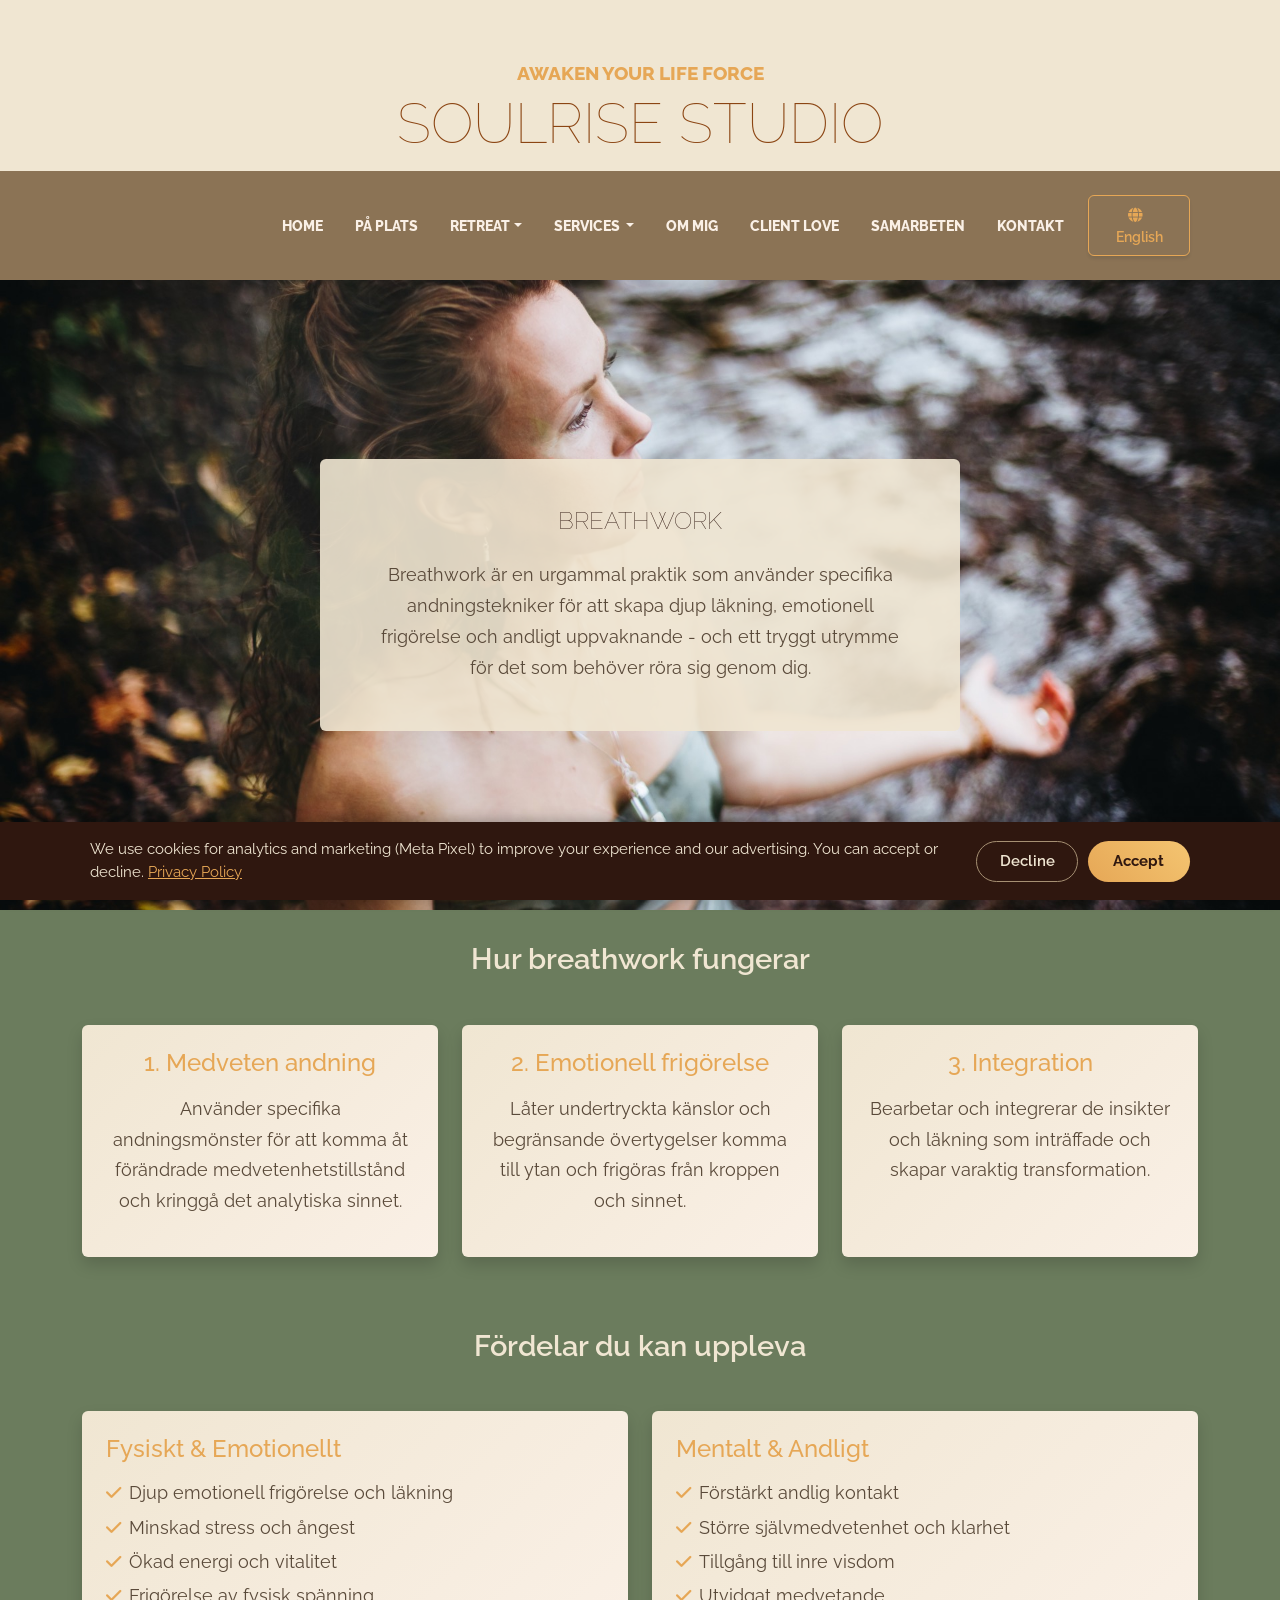
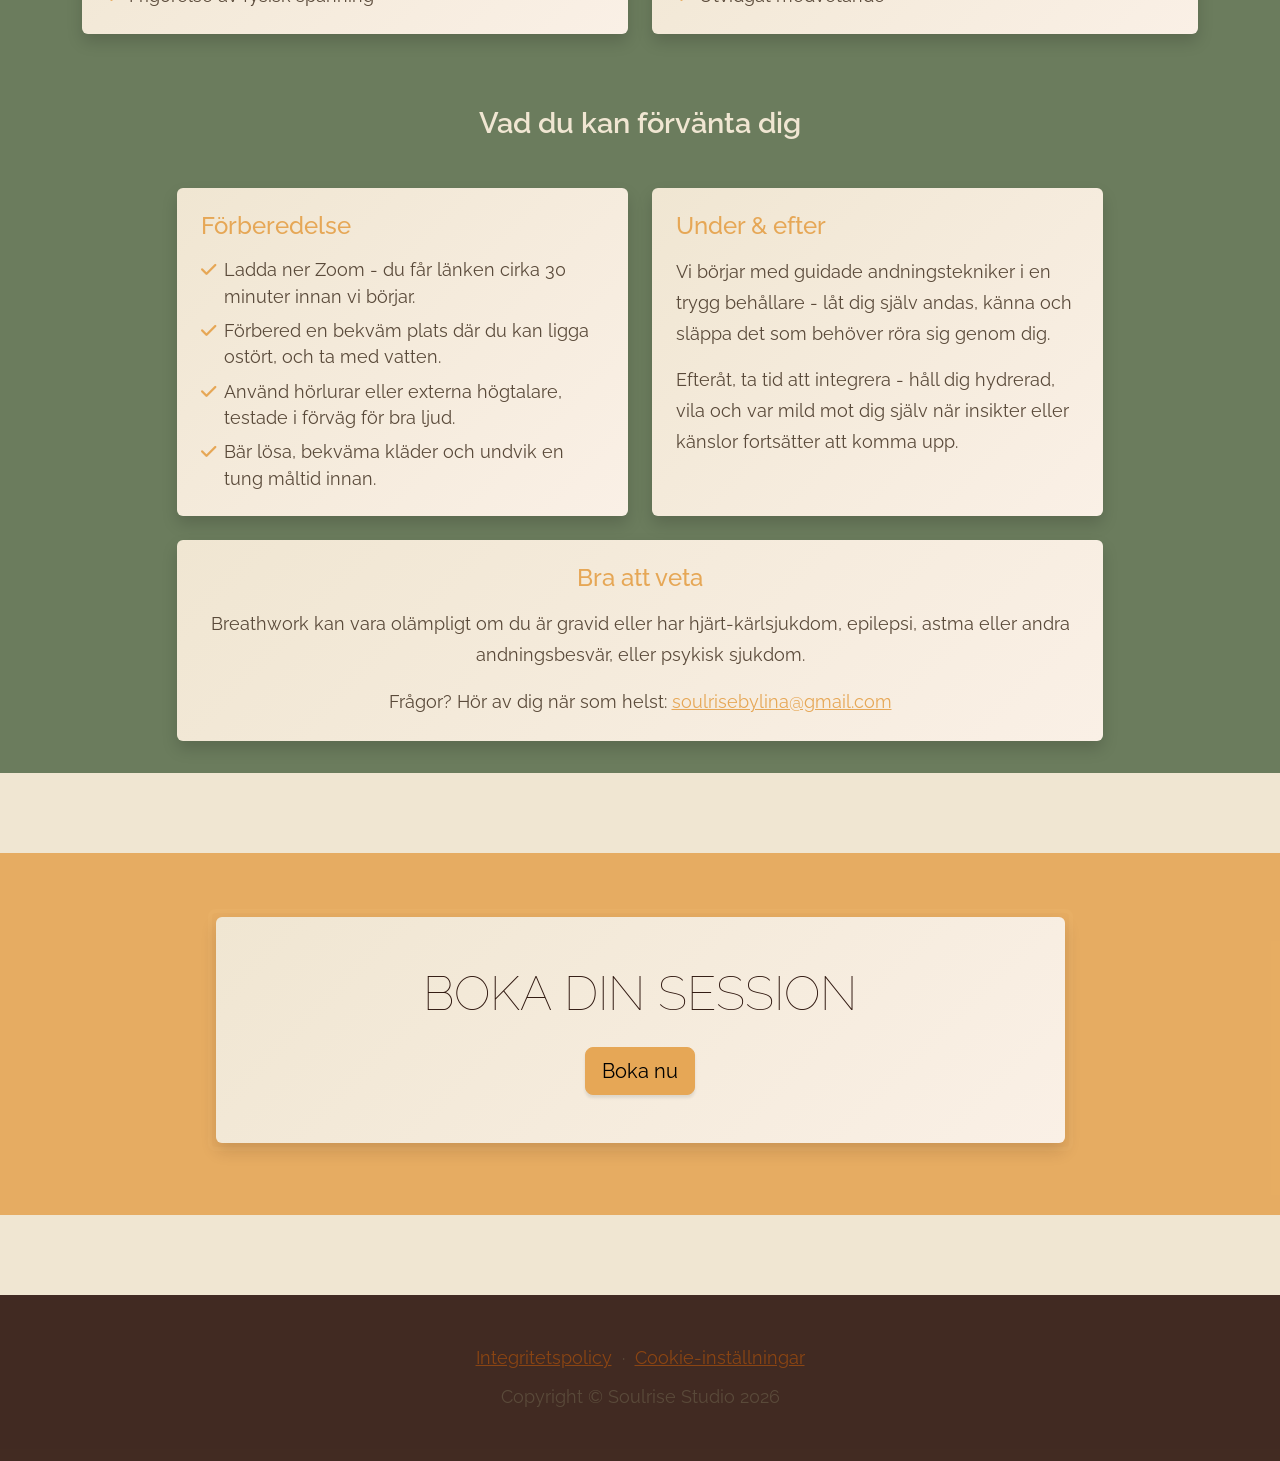
<file: breathwork-details.html>
<!DOCTYPE html>
<html lang="sv">
    <head>
        <meta charset="utf-8" />
        <meta name="viewport" content="width=device-width, initial-scale=1, shrink-to-fit=no" />
        <meta name="description" content="Breathwork med Soulrise Studio – transformativ medveten andning som frigör emotionella blockeringar, minskar stress och skapar djup inre klarhet. Individuella och gruppsessioner." />
        <meta name="keywords" content="breathwork, medveten andning, conscious breathing, andningsövningar, stresshantering, emotionell frigörelse, healing, gruppsession, Sverige, Spanien, online" />
        <meta name="author" content="Soulrise Studio" />
        <!-- Open Graph -->
        <meta property="og:type" content="website" />
        <meta property="og:url" content="https://www.soulrisestudio.com/breathwork-details.html" />
        <meta property="og:title" content="Breathwork | Soulrise Studio – Medveten Andning & Transformation" />
        <meta property="og:description" content="Breathwork med Soulrise Studio – transformativ medveten andning som frigör emotionella blockeringar, minskar stress och skapar djup inre klarhet. Individuella och gruppsessioner." />
        <meta property="og:image" content="https://www.soulrisestudio.com/assets/img/breathwork.jpg" />
        <!-- Twitter Card -->
        <meta name="twitter:card" content="summary_large_image" />
        <meta name="twitter:title" content="Breathwork | Soulrise Studio – Medveten Andning & Transformation" />
        <meta name="twitter:description" content="Breathwork med Soulrise Studio – transformativ medveten andning som frigör emotionella blockeringar, minskar stress och skapar djup inre klarhet. Individuella och gruppsessioner." />
        <meta name="twitter:image" content="https://www.soulrisestudio.com/assets/img/breathwork.jpg" />
        <title>Breathwork | Soulrise Studio – Medveten Andning & Transformation</title>
        <link rel="canonical" href="https://www.soulrisestudio.com/breathwork-details.html" />
        <link rel="icon" type="image/x-icon" href="assets/favicon.ico" />
        <!-- Google fonts-->
        <link rel="preconnect" href="https://fonts.googleapis.com" />
        <link rel="preconnect" href="https://fonts.gstatic.com" crossorigin />
        <link href="https://fonts.googleapis.com/css2?family=Raleway:ital,wght@0,100;0,200;0,300;0,400;0,500;0,600;0,700;0,800;0,900;1,100;1,200;1,300;1,400;1,500;1,600;1,700;1,800;1,900&display=swap" rel="stylesheet" />
        <!-- Font Awesome -->
        <link rel="stylesheet" href="https://cdnjs.cloudflare.com/ajax/libs/font-awesome/6.4.0/css/all.min.css" />
        <!-- Core theme CSS (includes Bootstrap)-->
        <link href="css/styles.css" rel="stylesheet" />
        <style>
            /* Override bg-faded with Om Mig colors */
            .bg-faded {
                background: linear-gradient(135deg, #F0E6D2 0%, #faf0e6 100%) !important;
                border: none !important;
            }
            
            /* Section headings with Om Mig colors */
            .section-heading .section-heading-lower,
            h4, h5 {
                color: #2F170F !important;
            }
            
            /* Special styling for main section headings */
            h3 {
                color: #F0E6D2 !important;
            }
            
            /* Body text with Om Mig colors */
            p, li {
                color: #5a4a3a !important;
                font-size: 1.1rem !important;
            }
            
            /* Page sections with unified green background */
            .page-section {
                background-color: #6b7c5d !important;
                padding: 2rem 0 !important;
            }
            
            /* Remove spacing between sections */
            .page-section + .page-section {
                padding-top: 0 !important;
            }
            
            /* CTA section styling - restore original yellow */
            .page-section.cta {
                background-color: rgba(230, 167, 86, 0.9) !important;
            }
            
            .cta-inner {
                border: none !important;
                box-shadow: 0 0.5rem 1rem rgba(47, 23, 15, 0.15) !important;
            }
            
            /* Hover dropdown functionality */
            .dropdown:hover .dropdown-menu {
                display: block !important;
            }
            
            .dropdown-menu {
                margin-top: 0;
                background-color: #8B7355 !important;
                border: 1px solid #2F170F;
                border-radius: 0.5rem;
                box-shadow: 0 0.5rem 1rem rgba(47, 23, 15, 0.15);
            }
            
            .dropdown-item {
                color: #FAF0E6 !important;
                font-weight: 600;
                padding: 0.5rem 1rem;
                transition: all 0.3s ease;
            }
            
            .dropdown-item:hover,
            .dropdown-item:focus {
                background-color: #e6a756 !important;
                color: #2F170F !important;
            }
            
            .dropdown-divider {
                border-top: 1px solid #2F170F;
                margin: 0.25rem 0;
            }
            
            /* Language toggle button styling */
            #languageToggle {
                border-color: #e6a756;
                color: #e6a756;
                font-weight: 600;
                padding: 0.5rem 1rem;
                font-size: 0.9rem;
            }
            
            #languageToggle:hover {
                background-color: #e6a756;
                color: #000;
                border-color: #e6a756;
            }
            
            /* Mobile navbar brand visibility */
            @media (max-width: 991.98px) {
                #navbarBrand {
                    opacity: 1 !important; /* Always show on mobile */
                }
            }
            
            /* Mobile responsive adjustments */
            @media (max-width: 768px) {
                /* Fix overlay positioning on mobile - convert to static layout */
                .position-absolute {
                    position: static !important;
                    transform: none !important;
                }
                
                /* Make hero section stack vertically on mobile */
                .intro-text {
                    max-width: 100% !important;
                    padding: 2rem !important;
                    margin: 1rem auto !important;
                    position: static !important;
                    z-index: auto !important;
                }
                
                /* Adjust hero text size */
                .intro-text h3 {
                    font-size: 1.2rem !important;
                }
                
                /* Make content sections more mobile-friendly */
                .container {
                    padding: 0 1rem !important;
                }
                
                /* Adjust column layout for mobile */
                .col-lg-4 {
                    margin-bottom: 2rem !important;
                }
                
                /* Make section headings smaller */
                .page-section h3 {
                    font-size: 1.5rem !important;
                }
                
                /* Adjust hero image height for mobile */
                .intro-img {
                    height: 50vh !important;
                }
                
                /* Ensure proper stacking order */
                .page-section {
                    position: relative !important;
                    z-index: 1 !important;
                }
                
                /* Make "Book Your Session" heading smaller on mobile */
                .cta-inner h3 {
                    font-size: 1.2rem !important;
                }
            }
        </style>
    <!-- Cookie consent + consent-gated Meta Pixel / Instagram (see js/consent.js) -->
    <script src="js/consent.js"></script>
    <!-- Meta Pixel conversion tracking -->
    <script>
        document.addEventListener('DOMContentLoaded', function () {
            function fire(eventName) {
                if (typeof fbq === 'function') { fbq('track', eventName); }
            }
            // Contact form submission -> Lead
            document.querySelectorAll('form[action*="formsubmit.co"]').forEach(function (form) {
                form.addEventListener('submit', function () { fire('Lead'); });
            });
            // Clicks on booking / contact links
            document.addEventListener('click', function (e) {
                var link = e.target.closest('a');
                if (!link) return;
                var href = link.getAttribute('href') || '';
                if (href.indexOf('peach.nu') > -1 || href.indexOf('bokadirekt.se') > -1) {
                    fire('Schedule');      // booking buttons
                } else if (href.indexOf('mailto:') === 0 || href.indexOf('wa.me') > -1 || href.indexOf('whatsapp.com') > -1) {
                    fire('Contact');       // email / WhatsApp
                }
            });
        });
    </script>
    <!-- End Meta Pixel conversion tracking -->
    <!-- Meta Pixel ViewContent (fires after cookie consent) -->
    <script>
        window._consentQueue = window._consentQueue || [];
        window._consentQueue.push(function () {
            fbq('track', 'ViewContent', { content_name: 'Breathwork', content_category: 'Service' });
        });
    </script>
    <!-- End Meta Pixel ViewContent -->
</head>
    <body>
        <header style="padding-top: 0; margin-top: -1rem;">
            <h1 class="site-heading text-center text-faded d-none d-lg-block" style="margin-bottom: 1rem;">
                <span class="site-heading-upper text-primary mb-2" style="font-size: 1.2rem;">awaken your life force</span>
                <span class="site-heading-lower" style="font-size: 3.5rem;">Soulrise Studio</span>
            </h1>
        </header>
        <!-- Navigation-->
        <nav class="navbar navbar-expand-lg navbar-dark py-lg-4 sticky-top" id="mainNav">
            <div class="container">
                <a class="navbar-brand text-uppercase fw-bold" href="index.html" id="navbarBrand" style="font-size: 1.2rem; opacity: 0; transition: opacity 0.3s ease;">Soulrise Studio</a>
                <button class="navbar-toggler" type="button" data-bs-toggle="collapse" data-bs-target="#navbarSupportedContent" aria-controls="navbarSupportedContent" aria-expanded="false" aria-label="Toggle navigation"><span class="navbar-toggler-icon"></span></button>
                <div class="collapse navbar-collapse" id="navbarSupportedContent">
                    <ul class="navbar-nav ms-auto">
                        <li class="nav-item px-lg-2"><a class="nav-link text-uppercase" href="index.html#home">Home</a></li>
                        <li class="nav-item px-lg-2"><a class="nav-link text-uppercase" href="index.html#events" data-en="In Person" data-sv="På plats">In Person</a></li>
                        <!-- Desktop dropdown -->
                        <li class="nav-item dropdown px-lg-2 d-none d-lg-block">
                            <a class="nav-link dropdown-toggle text-uppercase" href="https://retreat.soulrisestudio.com"
                                id="retreatDropdown" role="button" aria-expanded="false" data-en="Retreat"
                                data-sv="Retreat">Retreat</a>
                            <ul class="dropdown-menu" aria-labelledby="retreatDropdown">
                                <li><a class="dropdown-item" href="https://retreat.soulrisestudio.com" data-en="Wild Goddess Portal · Spain, April 2027" data-sv="Wild Goddess Portal · Spanien, april 2027">Wild Goddess Portal · Spanien</a></li>
                                <li><a class="dropdown-item" href="index.html#events" data-en="Retreat Sweden" data-sv="Retreat Sverige">Retreat Sverige</a></li>
                            </ul>
                        </li>

                        <!-- Mobile: Collapsible retreat menu -->
                        <li class="nav-item px-lg-2 d-lg-none">
                            <a class="nav-link text-uppercase" href="#" data-bs-toggle="collapse"
                                data-bs-target="#mobileRetreatMenu" aria-expanded="false"
                                aria-controls="mobileRetreatMenu" data-en="Retreat ▼" data-sv="Retreat ▼">Retreat ▼</a>
                            <div class="collapse" id="mobileRetreatMenu">
                                <a class="nav-link" href="https://retreat.soulrisestudio.com" style="padding-left: 2rem; font-size: 0.9rem;" data-en="Wild Goddess Portal · Spain, April 2027" data-sv="Wild Goddess Portal · Spanien, april 2027">Wild Goddess Portal · Spanien</a>
                                <a class="nav-link" href="index.html#events" style="padding-left: 2rem; font-size: 0.9rem;" data-en="Retreat Sweden" data-sv="Retreat Sverige">Retreat Sverige</a>
                            </div>
                        </li>
                        <!-- Desktop dropdown -->
                        <li class="nav-item dropdown px-lg-2 d-none d-lg-block">
                            <a class="nav-link dropdown-toggle text-uppercase" href="index.html#services" id="servicesDropdown" role="button" aria-expanded="false">
                                Services
                            </a>
                            <ul class="dropdown-menu" aria-labelledby="servicesDropdown">
                                <li><a class="dropdown-item fw-bold" href="remember-your-power.html" data-en="✨ Remember Your Power · 3-month program" data-sv="✨ Remember Your Power · 3-mån program">✨ Remember Your Power</a></li>
                                <li><a class="dropdown-item" href="index.html#source-connection" data-en="Source Connection Journey · online group" data-sv="Source Connection Journey · grupp online">Source Connection Journey</a></li>
                                <li><hr class="dropdown-divider"></li>
                                <li><a class="dropdown-item" href="index.html#services">All Services</a></li>
                                <li><hr class="dropdown-divider"></li>
                                <li><a class="dropdown-item" href="life-force-activation-details.html">Life Force Activation</a></li>
                                <li><a class="dropdown-item" href="spinal-energetics-details.html">Spinal Energetics</a></li>
                                <li><a class="dropdown-item" href="breathwork-details.html">Breathwork</a></li>
                                <li><a class="dropdown-item" href="reiki-healing-details.html">Reiki Healing</a></li>
                                <li><a class="dropdown-item" href="index.html#cacao-ceremonies">Cacao Ceremonies</a></li>
                            </ul>
                        </li>
                        
                        <!-- Mobile: Collapsible services menu -->
                        <li class="nav-item px-lg-2 d-lg-none">
                            <a class="nav-link text-uppercase" href="index.html#services" data-bs-toggle="collapse" data-bs-target="#mobileServicesMenu" aria-expanded="false">Services ▼</a>
                            <div class="collapse" id="mobileServicesMenu">
                                <a class="nav-link fw-bold" href="remember-your-power.html" style="padding-left: 2rem; font-size: 0.9rem;" data-en="✨ Remember Your Power · 3-month program" data-sv="✨ Remember Your Power · 3-mån program">✨ Remember Your Power</a>
                                <a class="nav-link" href="index.html#source-connection" style="padding-left: 2rem; font-size: 0.9rem;" data-en="Source Connection Journey · online group" data-sv="Source Connection Journey · grupp online">Source Connection Journey</a>
                                <a class="nav-link" href="life-force-activation-details.html" style="padding-left: 2rem; font-size: 0.9rem;">Source Transmission</a>
                                <a class="nav-link" href="spinal-energetics-details.html" style="padding-left: 2rem; font-size: 0.9rem;">Spinal Energetics</a>
                                <a class="nav-link" href="breathwork-details.html" style="padding-left: 2rem; font-size: 0.9rem;">Breathwork</a>
                                <a class="nav-link" href="reiki-healing-details.html" style="padding-left: 2rem; font-size: 0.9rem;">Reiki Healing</a>
                                <a class="nav-link" href="index.html#cacao-ceremonies" style="padding-left: 2rem; font-size: 0.9rem;">Cacao Ceremonies</a>
                            </div>
                        </li>
                        <li class="nav-item px-lg-2"><a class="nav-link text-uppercase" href="index.html#about" data-en="About" data-sv="Om mig">About</a></li>
                        <li class="nav-item px-lg-2"><a class="nav-link text-uppercase" href="index.html#testimonials" data-en="Client Love" data-sv="Client Love">Client Love</a></li>
                        <li class="nav-item px-lg-2"><a class="nav-link text-uppercase" href="collaborations.html" data-en="Collaborations" data-sv="Samarbeten">Collaborations</a></li>
                        <li class="nav-item px-lg-2"><a class="nav-link text-uppercase" href="index.html#contact" data-en="Contact" data-sv="Kontakt">Contact</a></li>
                    </ul>
                    <ul class="navbar-nav ms-auto">
                        <li class="nav-item px-lg-2">
                            <button id="languageToggle" class="btn btn-outline-light">
                                <i class="fas fa-globe me-2"></i>
                                <span id="langText">Svenska</span>
                            </button>
                        </li>
                    </ul>
                </div>
            </div>
        </nav>
        
        <!-- Hero Image Section -->
        <section style="padding: 0; margin: 0;">
            <!-- Full width image -->
            <div class="w-100 position-relative">
                <img class="intro-img img-fluid w-100" src="assets/img/breathwork.jpg" alt="Breathwork Session" style="height: 70vh; object-fit: cover; margin-top: 0;" />
                <!-- Text overlay positioned over the image -->
                <div class="position-absolute top-50 start-50 translate-middle">
                    <div class="intro-text text-center p-5 rounded" style="background-color: rgba(240, 230, 210, 0.9); max-width: 800px;">
                        <h3 class="section-heading mb-4" style="font-size: 1.5rem !important;">
                            <span class="section-heading-lower" style="font-size: 1.5rem !important;" data-en="Breathwork" data-sv="Breathwork">Breathwork</span>
                        </h3>
                        <p class="mb-0"><span data-en="Conscious Breathwork is an ancient practice that uses specific breathing techniques to facilitate profound healing, emotional release, and spiritual awakening - creating a safe space for whatever needs to move through you." data-sv="Breathwork är en urgammal praktik som använder specifika andningstekniker för att skapa djup läkning, emotionell frigörelse och andligt uppvaknande - och ett tryggt utrymme för det som behöver röra sig genom dig.">Conscious Breathwork is an ancient practice that uses specific breathing techniques to facilitate profound healing, emotional release, and spiritual awakening - creating a safe space for whatever needs to move through you.</span></p>
                    </div>
                </div>
            </div>
        </section>
        
        <!-- Main Content Section -->
        <section class="page-section" style="margin-top: 0; padding-top: 2rem;">
            <div class="container">


                <!-- How it Works -->
                <div class="text-center mb-5">
                    <h3 style="font-size: 1.8rem; font-weight: 600; color: #F0E6D2;">
                        <span><span data-en="How Breathwork Works" data-sv="Hur breathwork fungerar">How Breathwork Works</span></span>
                    </h3>
                </div>
                <div class="row mb-5">
                    <div class="col-lg-4 mb-4">
                        <div class="bg-faded p-4 rounded shadow h-100 text-center">
                            <h4 class="text-primary mb-3"><span data-en="1. Conscious Breathing" data-sv="1. Medveten andning">1. Conscious Breathing</span></h4>
                            <p><span data-en="Using specific breathing patterns to access altered states of consciousness and bypass the analytical mind." data-sv="Använder specifika andningsmönster för att komma åt förändrade medvetenhetstillstånd och kringgå det analytiska sinnet.">Using specific breathing patterns to access altered states of consciousness and bypass the analytical mind.</span></p>
                        </div>
                    </div>
                    <div class="col-lg-4 mb-4">
                        <div class="bg-faded p-4 rounded shadow h-100 text-center">
                            <h4 class="text-primary mb-3"><span data-en="2. Emotional Release" data-sv="2. Emotionell frigörelse">2. Emotional Release</span></h4>
                            <p><span data-en="Allowing suppressed emotions and limiting beliefs to surface and be released from the body and mind." data-sv="Låter undertryckta känslor och begränsande övertygelser komma till ytan och frigöras från kroppen och sinnet.">Allowing suppressed emotions and limiting beliefs to surface and be released from the body and mind.</span></p>
                        </div>
                    </div>
                    <div class="col-lg-4 mb-4">
                        <div class="bg-faded p-4 rounded shadow h-100 text-center">
                            <h4 class="text-primary mb-3"><span data-en="3. Integration" data-sv="3. Integration">3. Integration</span></h4>
                            <p><span data-en="Processing and integrating the insights and healing that occurred, creating lasting transformation." data-sv="Bearbetar och integrerar de insikter och läkning som inträffade och skapar varaktig transformation.">Processing and integrating the insights and healing that occurred, creating lasting transformation.</span></p>
                        </div>
                    </div>
                </div>

                <!-- Benefits Section -->
                <div class="text-center mb-5">
                    <h3 style="font-size: 1.8rem; font-weight: 600;">
                        <span><span data-en="Benefits You May Experience" data-sv="Fördelar du kan uppleva">Benefits You May Experience</span></span>
                    </h3>
                </div>
                <div class="row mb-5">
                    <div class="col-lg-6 mb-4">
                        <div class="bg-faded p-4 rounded shadow h-100">
                            <h4 class="text-primary mb-3"><span data-en="Physical & Emotional" data-sv="Fysiskt & Emotionellt">Physical & Emotional</span></h4>
                            <ul class="list-unstyled mb-0">
                                <li class="d-flex align-items-start mb-2"><i class="fas fa-check text-primary me-2 mt-1"></i><span><span data-en="Deep emotional release and healing" data-sv="Djup emotionell frigörelse och läkning">Deep emotional release and healing</span></span></li>
                                <li class="d-flex align-items-start mb-2"><i class="fas fa-check text-primary me-2 mt-1"></i><span><span data-en="Reduced stress and anxiety" data-sv="Minskad stress och ångest">Reduced stress and anxiety</span></span></li>
                                <li class="d-flex align-items-start mb-2"><i class="fas fa-check text-primary me-2 mt-1"></i><span><span data-en="Increased energy and vitality" data-sv="Ökad energi och vitalitet">Increased energy and vitality</span></span></li>
                                <li class="d-flex align-items-start mb-0"><i class="fas fa-check text-primary me-2 mt-1"></i><span><span data-en="Release of physical tension" data-sv="Frigörelse av fysisk spänning">Release of physical tension</span></span></li>
                            </ul>
                        </div>
                    </div>
                    <div class="col-lg-6 mb-4">
                        <div class="bg-faded p-4 rounded shadow h-100">
                            <h4 class="text-primary mb-3"><span data-en="Mental & Spiritual" data-sv="Mentalt & Andligt">Mental & Spiritual</span></h4>
                            <ul class="list-unstyled mb-0">
                                <li class="d-flex align-items-start mb-2"><i class="fas fa-check text-primary me-2 mt-1"></i><span><span data-en="Enhanced spiritual connection" data-sv="Förstärkt andlig kontakt">Enhanced spiritual connection</span></span></li>
                                <li class="d-flex align-items-start mb-2"><i class="fas fa-check text-primary me-2 mt-1"></i><span><span data-en="Greater self-awareness and clarity" data-sv="Större självmedvetenhet och klarhet">Greater self-awareness and clarity</span></span></li>
                                <li class="d-flex align-items-start mb-2"><i class="fas fa-check text-primary me-2 mt-1"></i><span><span data-en="Access to inner wisdom" data-sv="Tillgång till inre visdom">Access to inner wisdom</span></span></li>
                                <li class="d-flex align-items-start mb-0"><i class="fas fa-check text-primary me-2 mt-1"></i><span><span data-en="Expanded consciousness" data-sv="Utvidgat medvetande">Expanded consciousness</span></span></li>
                            </ul>
                        </div>
                    </div>
                </div>

                <!-- What to Expect -->
                <div class="text-center mb-5">
                    <h3 style="font-size: 1.8rem; font-weight: 600;">
                        <span><span data-en="What to Expect" data-sv="Vad du kan förvänta dig">What to Expect</span></span>
                    </h3>
                </div>
                
                <div class="row">
                    <div class="col-lg-10 mx-auto">
                        <div class="row">
                            <div class="col-lg-6 mb-4">
                                <div class="bg-faded p-4 rounded shadow h-100">
                                    <h4 class="text-primary mb-3"><span data-en="Preparation" data-sv="Förberedelse">Preparation</span></h4>
                                    <ul class="list-unstyled mb-0">
                                        <li class="d-flex align-items-start mb-2"><i class="fas fa-check text-primary me-2 mt-1"></i><span><span data-en="Download Zoom - you'll get the link about 30 minutes before we start." data-sv="Ladda ner Zoom - du får länken cirka 30 minuter innan vi börjar.">Download Zoom - you'll get the link about 30 minutes before we start.</span></span></li>
                                        <li class="d-flex align-items-start mb-2"><i class="fas fa-check text-primary me-2 mt-1"></i><span><span data-en="Prepare a comfortable, undisturbed place to lie down, and bring water." data-sv="Förbered en bekväm plats där du kan ligga ostört, och ta med vatten.">Prepare a comfortable, undisturbed place to lie down, and bring water.</span></span></li>
                                        <li class="d-flex align-items-start mb-2"><i class="fas fa-check text-primary me-2 mt-1"></i><span><span data-en="Use headphones or external speakers, tested beforehand for good sound." data-sv="Använd hörlurar eller externa högtalare, testade i förväg för bra ljud.">Use headphones or external speakers, tested beforehand for good sound.</span></span></li>
                                        <li class="d-flex align-items-start mb-0"><i class="fas fa-check text-primary me-2 mt-1"></i><span><span data-en="Wear loose, comfortable clothing, and avoid a heavy meal beforehand." data-sv="Bär lösa, bekväma kläder och undvik en tung måltid innan.">Wear loose, comfortable clothing, and avoid a heavy meal beforehand.</span></span></li>
                                    </ul>
                                </div>
                            </div>
                            <div class="col-lg-6 mb-4">
                                <div class="bg-faded p-4 rounded shadow h-100">
                                    <h4 class="text-primary mb-3"><span data-en="During & After" data-sv="Under & efter">During & After</span></h4>
                                    <p class="mb-3"><span data-en="We begin with guided breathing techniques in a safe container - allow yourself to breathe, feel, and release whatever needs to move through you." data-sv="Vi börjar med guidade andningstekniker i en trygg behållare - låt dig själv andas, känna och släppa det som behöver röra sig genom dig.">We begin with guided breathing techniques in a safe container - allow yourself to breathe, feel, and release whatever needs to move through you.</span></p>
                                    <p class="mb-0"><span data-en="Afterwards, take time to integrate - stay hydrated, rest, and be gentle with yourself as any insights or emotions continue to surface." data-sv="Efteråt, ta tid att integrera - håll dig hydrerad, vila och var mild mot dig själv när insikter eller känslor fortsätter att komma upp.">Afterwards, take time to integrate - stay hydrated, rest, and be gentle with yourself as any insights or emotions continue to surface.</span></p>
                                </div>
                            </div>
                        </div>
                        <div class="bg-faded p-4 rounded shadow text-center">
                            <h4 class="text-primary mb-3"><span data-en="Good to Know" data-sv="Bra att veta">Good to Know</span></h4>
                            <p class="mb-0"><span data-en="Breathwork may not be appropriate if you are pregnant or living with cardiovascular disease, epilepsy, asthma or other respiratory conditions, or mental health conditions." data-sv="Breathwork kan vara olämpligt om du är gravid eller har hjärt-kärlsjukdom, epilepsi, astma eller andra andningsbesvär, eller psykisk sjukdom.">Breathwork may not be appropriate if you are pregnant or living with cardiovascular disease, epilepsy, asthma or other respiratory conditions, or mental health conditions.</span></p>
                            <p class="mb-0 mt-3"><span data-en="Questions? Reach out anytime:" data-sv="Frågor? Hör av dig när som helst:">Questions? Reach out anytime:</span> <a href="mailto:soulrisebylina@gmail.com">soulrisebylina@gmail.com</a></p>
                        </div>
                    </div>
                </div>
            </div>
        </section>

        <!-- Booking Section -->
        <section class="page-section cta" style="padding: 2rem 0;">
            <div class="container" style="padding: 2rem 0;">
                <div class="row">
                    <div class="col-xl-9 mx-auto">
                        <div class="cta-inner bg-faded text-center rounded shadow-lg p-5" style="margin: 2rem 0 0.5rem 0;">
                            <h2 class="section-heading mb-4">
                                <span class="section-heading-lower"><span data-en="Book Your Session" data-sv="Boka din session">Book Your Session</span></span>
                            </h2>
                            <div class="d-flex justify-content-center gap-3 flex-wrap">
                                <a class="btn btn-primary btn-lg" href="index.html#book-online"><span data-en="Book Now" data-sv="Boka nu">Boka nu</span></a>
                            </div>
                        </div>
                    </div>
                </div>
            </div>
        </section>
        
        <footer class="footer text-faded text-center py-5">
            <div class="container"><p class="m-0 small mb-2">
                <a href="integritetspolicy.html" class="text-faded" style="text-decoration:underline;"
                    data-en="Privacy Policy" data-sv="Integritetspolicy">Privacy Policy</a>
                &nbsp;&middot;&nbsp;
                <a href="#" onclick="openCookieSettings();return false;" class="text-faded" style="text-decoration:underline;"
                    data-en="Cookie settings" data-sv="Cookie-inställningar">Cookie settings</a>
            </p>
            <p class="m-0 small">Copyright &copy; Soulrise Studio 2026</p></div>
        </footer>
        <!-- Bootstrap core JS-->
        <script src="https://cdn.jsdelivr.net/npm/bootstrap@5.2.3/dist/js/bootstrap.bundle.min.js"></script>
        <!-- Core theme JS-->
        <script src="js/scripts.js"></script>
        
        <script>
            // Language switching functionality with persistence
            let currentLanguage = localStorage.getItem('selectedLanguage') || 'sv';
            
            document.addEventListener('DOMContentLoaded', function() {
                const languageToggle = document.getElementById('languageToggle');
                const langText = document.getElementById('langText');
                
                // Function to update language display
                function updateLanguageDisplay() {
                    langText.textContent = currentLanguage === 'en' ? 'Svenska' : 'English';
                }
                
                // Function to apply translations
                function applyTranslations() {
                    const elementsWithTranslation = document.querySelectorAll('[data-en][data-sv]');
                    elementsWithTranslation.forEach(element => {
                        const newText = element.getAttribute('data-' + currentLanguage);
                        if (newText) {
                            element.textContent = newText;
                        }
                    });
                }
                
                // Initialize on page load
                updateLanguageDisplay();
                applyTranslations();
                
                languageToggle.addEventListener('click', function() {
                    // Toggle language
                    currentLanguage = currentLanguage === 'en' ? 'sv' : 'en';
                    
                    // Save to localStorage
                    localStorage.setItem('selectedLanguage', currentLanguage);
                    
                    // Update display and apply translations
                    updateLanguageDisplay();
                    applyTranslations();
                });
                
                // Navbar brand visibility based on header visibility
                const header = document.querySelector('header');
                const navbarBrand = document.getElementById('navbarBrand');
                
                function handleScroll() {
                    if (!header || !navbarBrand) {
                        console.log('Header or navbarBrand not found');
                        return;
                    }
                    
                    const headerRect = header.getBoundingClientRect();
                    const headerVisible = headerRect.bottom > 0;
                    
                    if (headerVisible) {
                        // Header is visible, hide navbar brand
                        navbarBrand.style.opacity = '0';
                    } else {
                        // Header is not visible, show navbar brand
                        navbarBrand.style.opacity = '1';
                    }
                }
                
                // Listen for scroll events
                window.addEventListener('scroll', handleScroll);
                
                // Initial check
                handleScroll();
            });
        </script>
    </body>
</html>
</file>
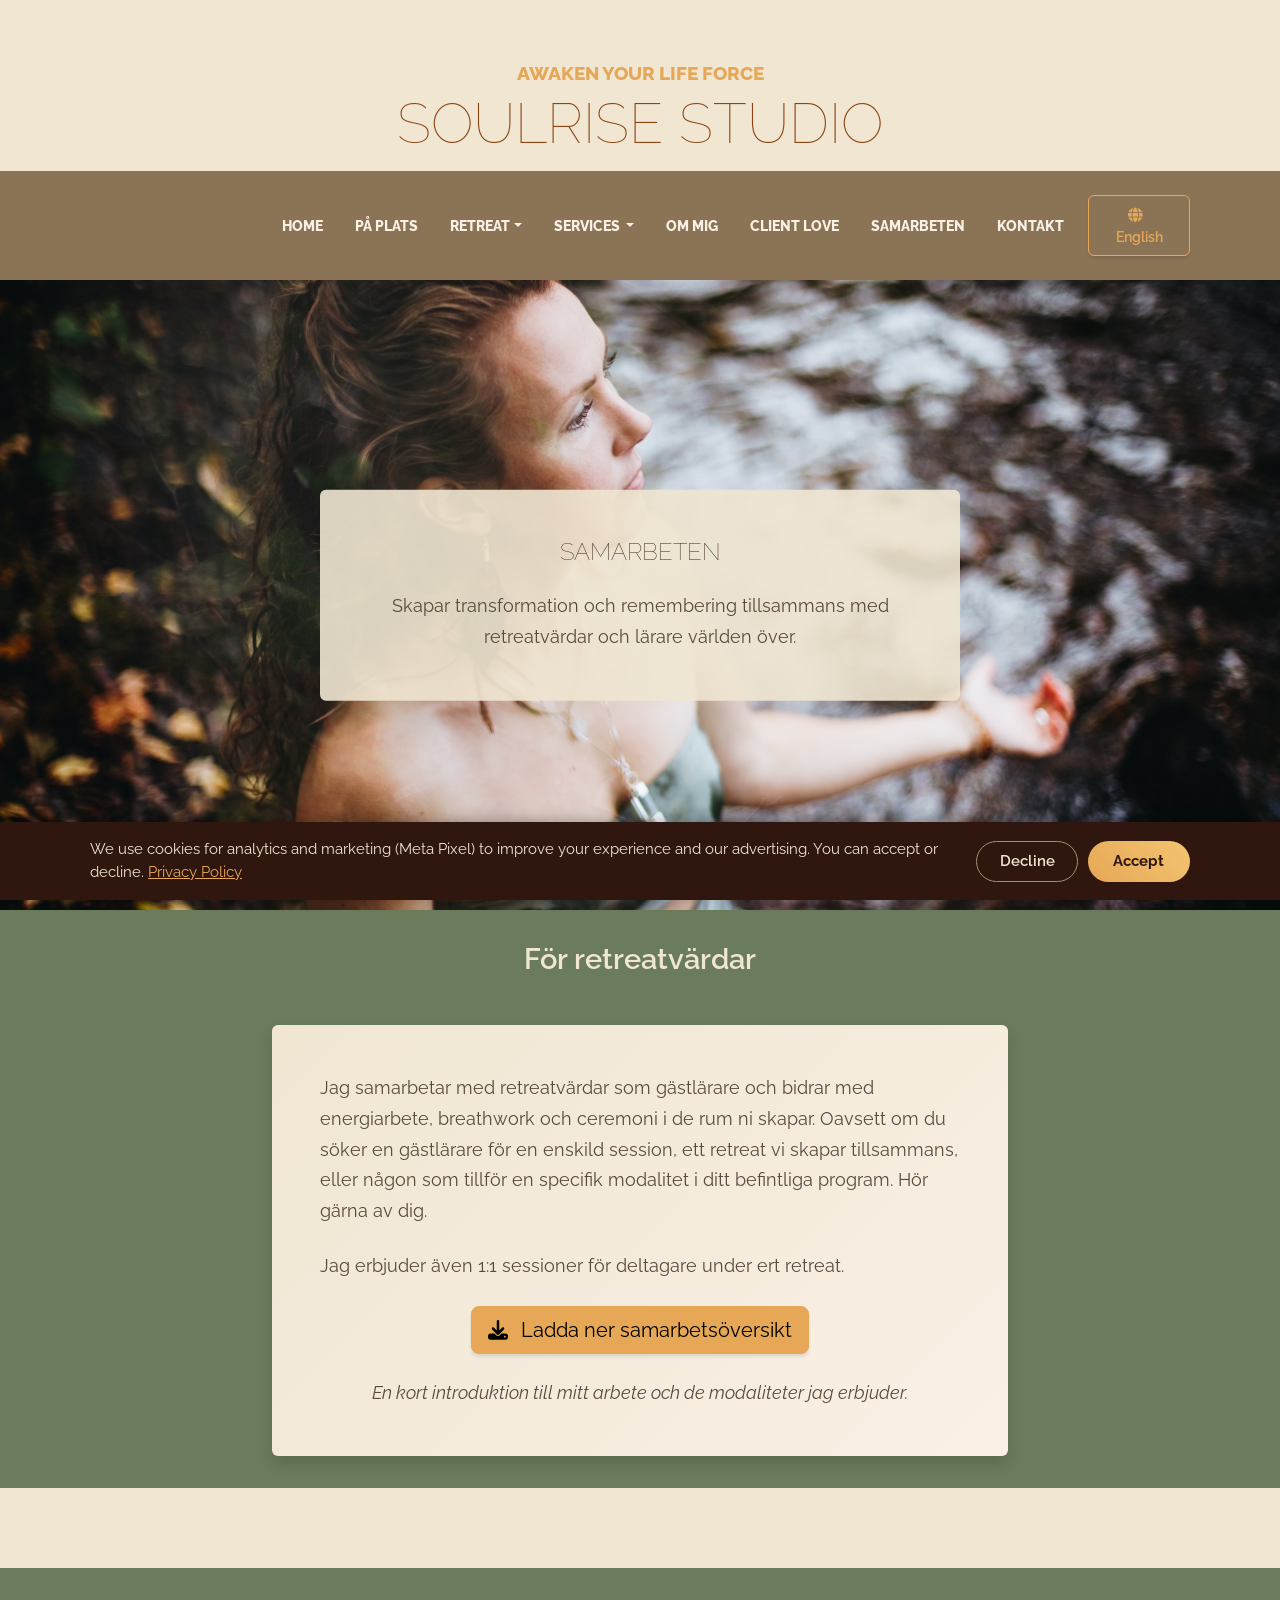
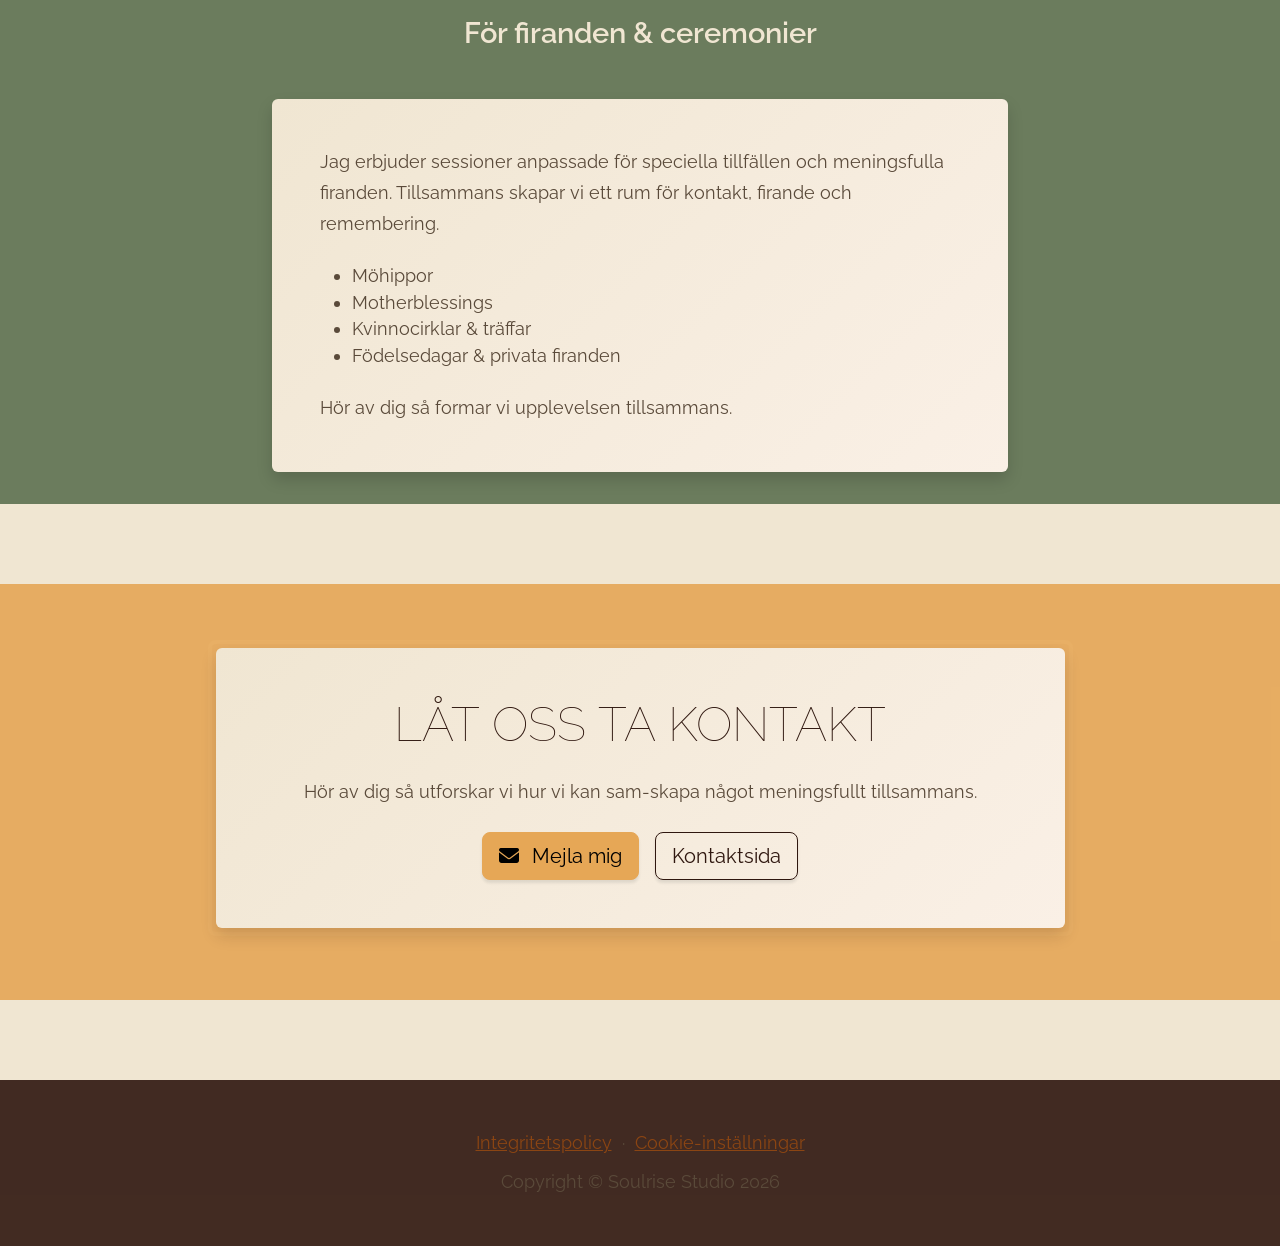
<file: collaborations.html>
<!DOCTYPE html>
<html lang="sv">
    <head>
        <meta charset="utf-8" />
        <meta name="viewport" content="width=device-width, initial-scale=1, shrink-to-fit=no" />
        <meta name="description" content="Samarbeten med Soulrise Studio – breathwork, ceremoni och somatisk frigörelse för retreatvärdar och faciliterare. Gästfaciliterare, sam-skapade retreats och modaliteter för befintliga program." />
        <meta name="keywords" content="samarbeten, collaborations, retreat host, gästfaciliterare, breathwork retreat, somatisk frigörelse, ceremoni, Soulrise Studio" />
        <meta name="author" content="Soulrise Studio" />
        <!-- Open Graph -->
        <meta property="og:type" content="website" />
        <meta property="og:url" content="https://www.soulrisestudio.com/collaborations.html" />
        <meta property="og:title" content="Collaborations | Soulrise Studio – For Retreat Hosts & Facilitators" />
        <meta property="og:description" content="Samarbeten med Soulrise Studio – breathwork, ceremoni och somatisk frigörelse för retreatvärdar och faciliterare." />
        <meta property="og:image" content="https://www.soulrisestudio.com/assets/img/breathwork.jpg" />
        <!-- Twitter Card -->
        <meta name="twitter:card" content="summary_large_image" />
        <meta name="twitter:title" content="Collaborations | Soulrise Studio – For Retreat Hosts & Facilitators" />
        <meta name="twitter:description" content="Samarbeten med Soulrise Studio – breathwork, ceremoni och somatisk frigörelse för retreatvärdar och faciliterare." />
        <meta name="twitter:image" content="https://www.soulrisestudio.com/assets/img/breathwork.jpg" />
        <title>Collaborations | Soulrise Studio – For Retreat Hosts & Facilitators</title>
        <link rel="canonical" href="https://www.soulrisestudio.com/collaborations.html" />
        <link rel="icon" type="image/x-icon" href="assets/favicon.ico" />
        <!-- Google fonts-->
        <link rel="preconnect" href="https://fonts.googleapis.com" />
        <link rel="preconnect" href="https://fonts.gstatic.com" crossorigin />
        <link href="https://fonts.googleapis.com/css2?family=Raleway:ital,wght@0,100;0,200;0,300;0,400;0,500;0,600;0,700;0,800;0,900;1,100;1,200;1,300;1,400;1,500;1,600;1,700;1,800;1,900&display=swap" rel="stylesheet" />
        <!-- Font Awesome -->
        <link rel="stylesheet" href="https://cdnjs.cloudflare.com/ajax/libs/font-awesome/6.4.0/css/all.min.css" />
        <!-- Core theme CSS (includes Bootstrap)-->
        <link href="css/styles.css" rel="stylesheet" />
        <style>
            .bg-faded {
                background: linear-gradient(135deg, #F0E6D2 0%, #faf0e6 100%) !important;
                border: none !important;
            }
            .section-heading .section-heading-lower,
            h4, h5 {
                color: #2F170F !important;
            }
            h3 {
                color: #F0E6D2 !important;
            }
            p, li {
                color: #5a4a3a !important;
                font-size: 1.1rem !important;
            }
            .page-section {
                background-color: #6b7c5d !important;
                padding: 2rem 0 !important;
            }
            .page-section + .page-section {
                padding-top: 0 !important;
            }
            .page-section.cta {
                background-color: rgba(230, 167, 86, 0.9) !important;
            }
            .cta-inner {
                border: none !important;
                box-shadow: 0 0.5rem 1rem rgba(47, 23, 15, 0.15) !important;
            }
            .dropdown:hover .dropdown-menu {
                display: block !important;
            }
            .dropdown-menu {
                margin-top: 0;
                background-color: #8B7355 !important;
                border: 1px solid #2F170F;
                border-radius: 0.5rem;
                box-shadow: 0 0.5rem 1rem rgba(47, 23, 15, 0.15);
            }
            .dropdown-item {
                color: #FAF0E6 !important;
                font-weight: 600;
                padding: 0.5rem 1rem;
                transition: all 0.3s ease;
            }
            .dropdown-item:hover,
            .dropdown-item:focus {
                background-color: #e6a756 !important;
                color: #2F170F !important;
            }
            .dropdown-divider {
                border-top: 1px solid #2F170F;
                margin: 0.25rem 0;
            }
            #languageToggle {
                border-color: #e6a756;
                color: #e6a756;
                font-weight: 600;
                padding: 0.5rem 1rem;
                font-size: 0.9rem;
            }
            #languageToggle:hover {
                background-color: #e6a756;
                color: #000;
                border-color: #e6a756;
            }
            @media (max-width: 991.98px) {
                #navbarBrand {
                    opacity: 1 !important;
                }
            }
            @media (max-width: 768px) {
                .position-absolute {
                    position: static !important;
                    transform: none !important;
                }
                .intro-text {
                    max-width: 100% !important;
                    padding: 2rem !important;
                    margin: 1rem auto !important;
                    position: static !important;
                    z-index: auto !important;
                }
                .intro-text h3 {
                    font-size: 1.2rem !important;
                }
                .container {
                    padding: 0 1rem !important;
                }
                .col-lg-4 {
                    margin-bottom: 2rem !important;
                }
                .page-section h3 {
                    font-size: 1.5rem !important;
                }
                .intro-img {
                    height: 50vh !important;
                }
                .page-section {
                    position: relative !important;
                    z-index: 1 !important;
                }
                .cta-inner h3 {
                    font-size: 1.2rem !important;
                }
            }
        </style>
    <!-- Cookie consent + consent-gated Meta Pixel / Instagram (see js/consent.js) -->
    <script src="js/consent.js"></script>
    <!-- Meta Pixel conversion tracking -->
    <script>
        document.addEventListener('DOMContentLoaded', function () {
            function fire(eventName) {
                if (typeof fbq === 'function') { fbq('track', eventName); }
            }
            // Contact form submission -> Lead
            document.querySelectorAll('form[action*="formsubmit.co"]').forEach(function (form) {
                form.addEventListener('submit', function () { fire('Lead'); });
            });
            // Clicks on booking / contact links
            document.addEventListener('click', function (e) {
                var link = e.target.closest('a');
                if (!link) return;
                var href = link.getAttribute('href') || '';
                if (href.indexOf('peach.nu') > -1 || href.indexOf('bokadirekt.se') > -1) {
                    fire('Schedule');      // booking buttons
                } else if (href.indexOf('mailto:') === 0 || href.indexOf('wa.me') > -1 || href.indexOf('whatsapp.com') > -1) {
                    fire('Contact');       // email / WhatsApp
                }
            });
        });
    </script>
    <!-- End Meta Pixel conversion tracking -->
</head>
    <body>
        <header style="padding-top: 0; margin-top: -1rem;">
            <h1 class="site-heading text-center text-faded d-none d-lg-block" style="margin-bottom: 1rem;">
                <span class="site-heading-upper text-primary mb-2" style="font-size: 1.2rem;">awaken your life force</span>
                <span class="site-heading-lower" style="font-size: 3.5rem;">Soulrise Studio</span>
            </h1>
        </header>
        <!-- Navigation-->
        <nav class="navbar navbar-expand-lg navbar-dark py-lg-4 sticky-top" id="mainNav">
            <div class="container">
                <a class="navbar-brand text-uppercase fw-bold" href="index.html" id="navbarBrand" style="font-size: 1.2rem; opacity: 0; transition: opacity 0.3s ease;">Soulrise Studio</a>
                <button class="navbar-toggler" type="button" data-bs-toggle="collapse" data-bs-target="#navbarSupportedContent" aria-controls="navbarSupportedContent" aria-expanded="false" aria-label="Toggle navigation"><span class="navbar-toggler-icon"></span></button>
                <div class="collapse navbar-collapse" id="navbarSupportedContent">
                    <ul class="navbar-nav ms-auto">
                        <li class="nav-item px-lg-2"><a class="nav-link text-uppercase" href="index.html#home">Home</a></li>
                        <li class="nav-item px-lg-2"><a class="nav-link text-uppercase" href="index.html#events" data-en="In Person" data-sv="På plats">In Person</a></li>
                        <!-- Desktop dropdown -->
                        <li class="nav-item dropdown px-lg-2 d-none d-lg-block">
                            <a class="nav-link dropdown-toggle text-uppercase" href="https://retreat.soulrisestudio.com"
                                id="retreatDropdown" role="button" aria-expanded="false" data-en="Retreat"
                                data-sv="Retreat">Retreat</a>
                            <ul class="dropdown-menu" aria-labelledby="retreatDropdown">
                                <li><a class="dropdown-item" href="https://retreat.soulrisestudio.com" data-en="Wild Goddess Portal · Spain, April 2027" data-sv="Wild Goddess Portal · Spanien, april 2027">Wild Goddess Portal · Spanien</a></li>
                                <li><a class="dropdown-item" href="index.html#events" data-en="Retreat Sweden" data-sv="Retreat Sverige">Retreat Sverige</a></li>
                            </ul>
                        </li>

                        <!-- Mobile: Collapsible retreat menu -->
                        <li class="nav-item px-lg-2 d-lg-none">
                            <a class="nav-link text-uppercase" href="#" data-bs-toggle="collapse"
                                data-bs-target="#mobileRetreatMenu" aria-expanded="false"
                                aria-controls="mobileRetreatMenu" data-en="Retreat ▼" data-sv="Retreat ▼">Retreat ▼</a>
                            <div class="collapse" id="mobileRetreatMenu">
                                <a class="nav-link" href="https://retreat.soulrisestudio.com" style="padding-left: 2rem; font-size: 0.9rem;" data-en="Wild Goddess Portal · Spain, April 2027" data-sv="Wild Goddess Portal · Spanien, april 2027">Wild Goddess Portal · Spanien</a>
                                <a class="nav-link" href="index.html#events" style="padding-left: 2rem; font-size: 0.9rem;" data-en="Retreat Sweden" data-sv="Retreat Sverige">Retreat Sverige</a>
                            </div>
                        </li>
                        <!-- Desktop dropdown -->
                        <li class="nav-item dropdown px-lg-2 d-none d-lg-block">
                            <a class="nav-link dropdown-toggle text-uppercase" href="index.html#services" id="servicesDropdown" role="button" aria-expanded="false">
                                Services
                            </a>
                            <ul class="dropdown-menu" aria-labelledby="servicesDropdown">
                                <li><a class="dropdown-item fw-bold" href="remember-your-power.html" data-en="✨ Remember Your Power · 3-month program" data-sv="✨ Remember Your Power · 3-mån program">✨ Remember Your Power</a></li>
                                <li><a class="dropdown-item" href="index.html#source-connection" data-en="Source Connection Journey · online group" data-sv="Source Connection Journey · grupp online">Source Connection Journey</a></li>
                                <li><hr class="dropdown-divider"></li>
                                <li><a class="dropdown-item" href="index.html#services">All Services</a></li>
                                <li><hr class="dropdown-divider"></li>
                                <li><a class="dropdown-item" href="life-force-activation-details.html">Life Force Activation</a></li>
                                <li><a class="dropdown-item" href="spinal-energetics-details.html">Spinal Energetics</a></li>
                                <li><a class="dropdown-item" href="breathwork-details.html">Breathwork</a></li>
                                <li><a class="dropdown-item" href="reiki-healing-details.html">Reiki Healing</a></li>
                                <li><a class="dropdown-item" href="index.html#cacao-ceremonies">Cacao Ceremonies</a></li>
                            </ul>
                        </li>

                        <!-- Mobile: Collapsible services menu -->
                        <li class="nav-item px-lg-2 d-lg-none">
                            <a class="nav-link text-uppercase" href="index.html#services" data-bs-toggle="collapse" data-bs-target="#mobileServicesMenu" aria-expanded="false">Services ▼</a>
                            <div class="collapse" id="mobileServicesMenu">
                                <a class="nav-link fw-bold" href="remember-your-power.html" style="padding-left: 2rem; font-size: 0.9rem;" data-en="✨ Remember Your Power · 3-month program" data-sv="✨ Remember Your Power · 3-mån program">✨ Remember Your Power</a>
                                <a class="nav-link" href="index.html#source-connection" style="padding-left: 2rem; font-size: 0.9rem;" data-en="Source Connection Journey · online group" data-sv="Source Connection Journey · grupp online">Source Connection Journey</a>
                                <a class="nav-link" href="life-force-activation-details.html" style="padding-left: 2rem; font-size: 0.9rem;">Source Transmission</a>
                                <a class="nav-link" href="spinal-energetics-details.html" style="padding-left: 2rem; font-size: 0.9rem;">Spinal Energetics</a>
                                <a class="nav-link" href="breathwork-details.html" style="padding-left: 2rem; font-size: 0.9rem;">Breathwork</a>
                                <a class="nav-link" href="reiki-healing-details.html" style="padding-left: 2rem; font-size: 0.9rem;">Reiki Healing</a>
                                <a class="nav-link" href="index.html#cacao-ceremonies" style="padding-left: 2rem; font-size: 0.9rem;">Cacao Ceremonies</a>
                            </div>
                        </li>
                        <li class="nav-item px-lg-2"><a class="nav-link text-uppercase" href="index.html#about" data-en="About" data-sv="Om mig">About</a></li>
                        <li class="nav-item px-lg-2"><a class="nav-link text-uppercase" href="index.html#testimonials" data-en="Client Love" data-sv="Client Love">Client Love</a></li>
                        <li class="nav-item px-lg-2"><a class="nav-link text-uppercase active" href="collaborations.html" data-en="Collaborations" data-sv="Samarbeten">Collaborations</a></li>
                        <li class="nav-item px-lg-2"><a class="nav-link text-uppercase" href="index.html#contact" data-en="Contact" data-sv="Kontakt">Contact</a></li>
                    </ul>
                    <ul class="navbar-nav ms-auto">
                        <li class="nav-item px-lg-2">
                            <button id="languageToggle" class="btn btn-outline-light">
                                <i class="fas fa-globe me-2"></i>
                                <span id="langText">Svenska</span>
                            </button>
                        </li>
                    </ul>
                </div>
            </div>
        </nav>

        <!-- Hero Section -->
        <section style="padding: 0; margin: 0;">
            <div class="w-100 position-relative">
                <img class="intro-img img-fluid w-100" src="assets/img/breathwork.jpg" alt="Collaborations" style="height: 70vh; object-fit: cover; margin-top: 0;" />
                <div class="position-absolute top-50 start-50 translate-middle">
                    <div class="intro-text text-center p-5 rounded" style="background-color: rgba(240, 230, 210, 0.9); max-width: 800px;">
                        <h3 class="section-heading mb-4" style="font-size: 1.5rem !important;">
                            <span class="section-heading-lower" style="font-size: 1.5rem !important;" data-en="Collaborations" data-sv="Samarbeten">Collaborations</span>
                        </h3>
                        <p class="mb-0"><span data-en="Co-creating sacred spaces with retreat hosts and facilitators around the world." data-sv="Skapar transformation och remembering tillsammans med retreatvärdar och lärare världen över.">Co-creating sacred spaces with retreat hosts and facilitators around the world.</span></p>
                    </div>
                </div>
            </div>
        </section>

        <!-- For Retreat Hosts Section -->
        <section class="page-section" style="margin-top: 0; padding-top: 2rem;">
            <div class="container">
                <div class="text-center mb-5">
                    <h3 style="font-size: 1.8rem; font-weight: 600; color: #F0E6D2;">
                        <span data-en="For Retreat Hosts" data-sv="För retreatvärdar">For Retreat Hosts</span>
                    </h3>
                </div>

                <div class="row">
                    <div class="col-lg-8 mx-auto">
                        <div class="bg-faded p-5 rounded shadow">
                            <p class="mb-4"><span data-en="I work with retreat hosts as a guest facilitator, bringing breathwork, ceremony, and somatic release into the spaces they hold. Whether you're looking for a guest facilitator for a single session, a co-created retreat, or someone to bring a specific modality into your existing program. I'd love to hear from you." data-sv="Jag samarbetar med retreatvärdar som gästlärare och bidrar med energiarbete, breathwork och ceremoni i de rum ni skapar. Oavsett om du söker en gästlärare för en enskild session, ett retreat vi skapar tillsammans, eller någon som tillför en specifik modalitet i ditt befintliga program. Hör gärna av dig.">I work with retreat hosts as a guest facilitator, bringing breathwork, ceremony, and somatic release into the spaces they hold. Whether you're looking for a guest facilitator for a single session, a co-created retreat, or someone to bring a specific modality into your existing program. I'd love to hear from you.</span></p>

                            <p class="mb-4"><span data-en="I also offer 1:1 sessions for guests during your retreat." data-sv="Jag erbjuder även 1:1 sessioner för deltagare under ert retreat.">I also offer 1:1 sessions for guests during your retreat.</span></p>

                            <div class="text-center mb-4">
                                <a id="collabPdfBtn" class="btn btn-primary btn-lg" href="assets/collaboration-overview.pdf" data-href-en="assets/collaboration-overview.pdf" data-href-sv="assets/collaboration-overview-sv.pdf" target="_blank" download>
                                    <i class="fas fa-download me-2"></i>
                                    <span data-en="Download Collaboration Overview" data-sv="Ladda ner samarbetsöversikt">Download Collaboration Overview</span>
                                </a>
                            </div>

                            <p class="text-center mb-0"><em><span data-en="A brief introduction to my work and the modalities I bring." data-sv="En kort introduktion till mitt arbete och de modaliteter jag erbjuder.">A brief introduction to my work and the modalities I bring.</span></em></p>
                        </div>
                    </div>
                </div>
            </div>
        </section>

        <!-- For Gatherings & Celebrations -->
        <section class="page-section" style="padding-top: 0;">
            <div class="container">
                <div class="text-center mb-5" style="padding-top: 3rem;">
                    <h3 style="font-size: 1.8rem; font-weight: 600; color: #F0E6D2;">
                        <span data-en="For Gatherings & Celebrations" data-sv="För firanden & ceremonier">For Gatherings & Celebrations</span>
                    </h3>
                </div>

                <div class="row">
                    <div class="col-lg-8 mx-auto">
                        <div class="bg-faded p-5 rounded shadow">
                            <p class="mb-4"><span data-en="I offer sessions tailored for special occasions and meaningful gatherings. Together we create a space for connection, celebration, and remembering." data-sv="Jag erbjuder sessioner anpassade för speciella tillfällen och meningsfulla firanden. Tillsammans skapar vi ett rum för kontakt, firande och remembering.">I offer sessions tailored for special occasions and meaningful gatherings. Together we create a space for connection, celebration, and remembering.</span></p>

                            <ul class="mb-4">
                                <li><span data-en="Bachelorette parties" data-sv="Möhippor">Bachelorette parties</span></li>
                                <li><span data-en="Mother blessings" data-sv="Motherblessings">Mother blessings</span></li>
                                <li><span data-en="Women's circles & gatherings" data-sv="Kvinnocirklar & träffar">Women's circles & gatherings</span></li>
                                <li><span data-en="Birthdays & private celebrations" data-sv="Födelsedagar & privata firanden">Birthdays & private celebrations</span></li>
                            </ul>

                            <p class="mb-0"><span data-en="Reach out and let's shape the experience together." data-sv="Hör av dig så formar vi upplevelsen tillsammans.">Reach out and let's shape the experience together.</span></p>
                        </div>
                    </div>
                </div>
            </div>
        </section>

        <!-- Contact CTA -->
        <section class="page-section cta" style="padding: 2rem 0;">
            <div class="container" style="padding: 2rem 0;">
                <div class="row">
                    <div class="col-xl-9 mx-auto">
                        <div class="cta-inner bg-faded text-center rounded shadow-lg p-5" style="margin: 2rem 0 0.5rem 0;">
                            <h2 class="section-heading mb-4">
                                <span class="section-heading-lower"><span data-en="Let's Connect" data-sv="Låt oss ta kontakt">Let's Connect</span></span>
                            </h2>
                            <p class="mb-4"><span data-en="Reach out to explore how we can co-create something meaningful together." data-sv="Hör av dig så utforskar vi hur vi kan sam-skapa något meningsfullt tillsammans.">Reach out to explore how we can co-create something meaningful together.</span></p>
                            <div class="d-flex justify-content-center gap-3 flex-wrap">
                                <a class="btn btn-primary btn-lg" href="mailto:soulrisebylina@gmail.com">
                                    <i class="fas fa-envelope me-2"></i>
                                    <span data-en="Email Me" data-sv="Mejla mig">Email Me</span>
                                </a>
                                <a class="btn btn-outline-secondary btn-lg" href="index.html#contact"><span data-en="Contact Page" data-sv="Kontaktsida">Contact Page</span></a>
                            </div>
                        </div>
                    </div>
                </div>
            </div>
        </section>

        <footer class="footer text-faded text-center py-5">
            <div class="container"><p class="m-0 small mb-2">
                <a href="integritetspolicy.html" class="text-faded" style="text-decoration:underline;"
                    data-en="Privacy Policy" data-sv="Integritetspolicy">Privacy Policy</a>
                &nbsp;&middot;&nbsp;
                <a href="#" onclick="openCookieSettings();return false;" class="text-faded" style="text-decoration:underline;"
                    data-en="Cookie settings" data-sv="Cookie-inställningar">Cookie settings</a>
            </p>
            <p class="m-0 small">Copyright &copy; Soulrise Studio 2026</p></div>
        </footer>
        <!-- Bootstrap core JS-->
        <script src="https://cdn.jsdelivr.net/npm/bootstrap@5.2.3/dist/js/bootstrap.bundle.min.js"></script>
        <!-- Core theme JS-->
        <script src="js/scripts.js"></script>

        <script>
            let currentLanguage = localStorage.getItem('selectedLanguage') || 'sv';

            document.addEventListener('DOMContentLoaded', function() {
                const languageToggle = document.getElementById('languageToggle');
                const langText = document.getElementById('langText');

                function updateLanguageDisplay() {
                    langText.textContent = currentLanguage === 'en' ? 'Svenska' : 'English';
                }

                function applyTranslations() {
                    const elementsWithTranslation = document.querySelectorAll('[data-en][data-sv]');
                    elementsWithTranslation.forEach(element => {
                        const newText = element.getAttribute('data-' + currentLanguage);
                        if (newText) {
                            element.textContent = newText;
                        }
                    });
                    document.querySelectorAll('[data-href-en][data-href-sv]').forEach(el => {
                        const newHref = el.getAttribute('data-href-' + currentLanguage);
                        if (newHref) el.setAttribute('href', newHref);
                    });
                }

                updateLanguageDisplay();
                applyTranslations();

                languageToggle.addEventListener('click', function() {
                    currentLanguage = currentLanguage === 'en' ? 'sv' : 'en';
                    localStorage.setItem('selectedLanguage', currentLanguage);
                    updateLanguageDisplay();
                    applyTranslations();
                });

                const header = document.querySelector('header');
                const navbarBrand = document.getElementById('navbarBrand');

                function handleScroll() {
                    if (!header || !navbarBrand) return;
                    const headerRect = header.getBoundingClientRect();
                    const headerVisible = headerRect.bottom > 0;
                    navbarBrand.style.opacity = headerVisible ? '0' : '1';
                }

                window.addEventListener('scroll', handleScroll);
                handleScroll();
            });
        </script>
    </body>
</html>
</file>
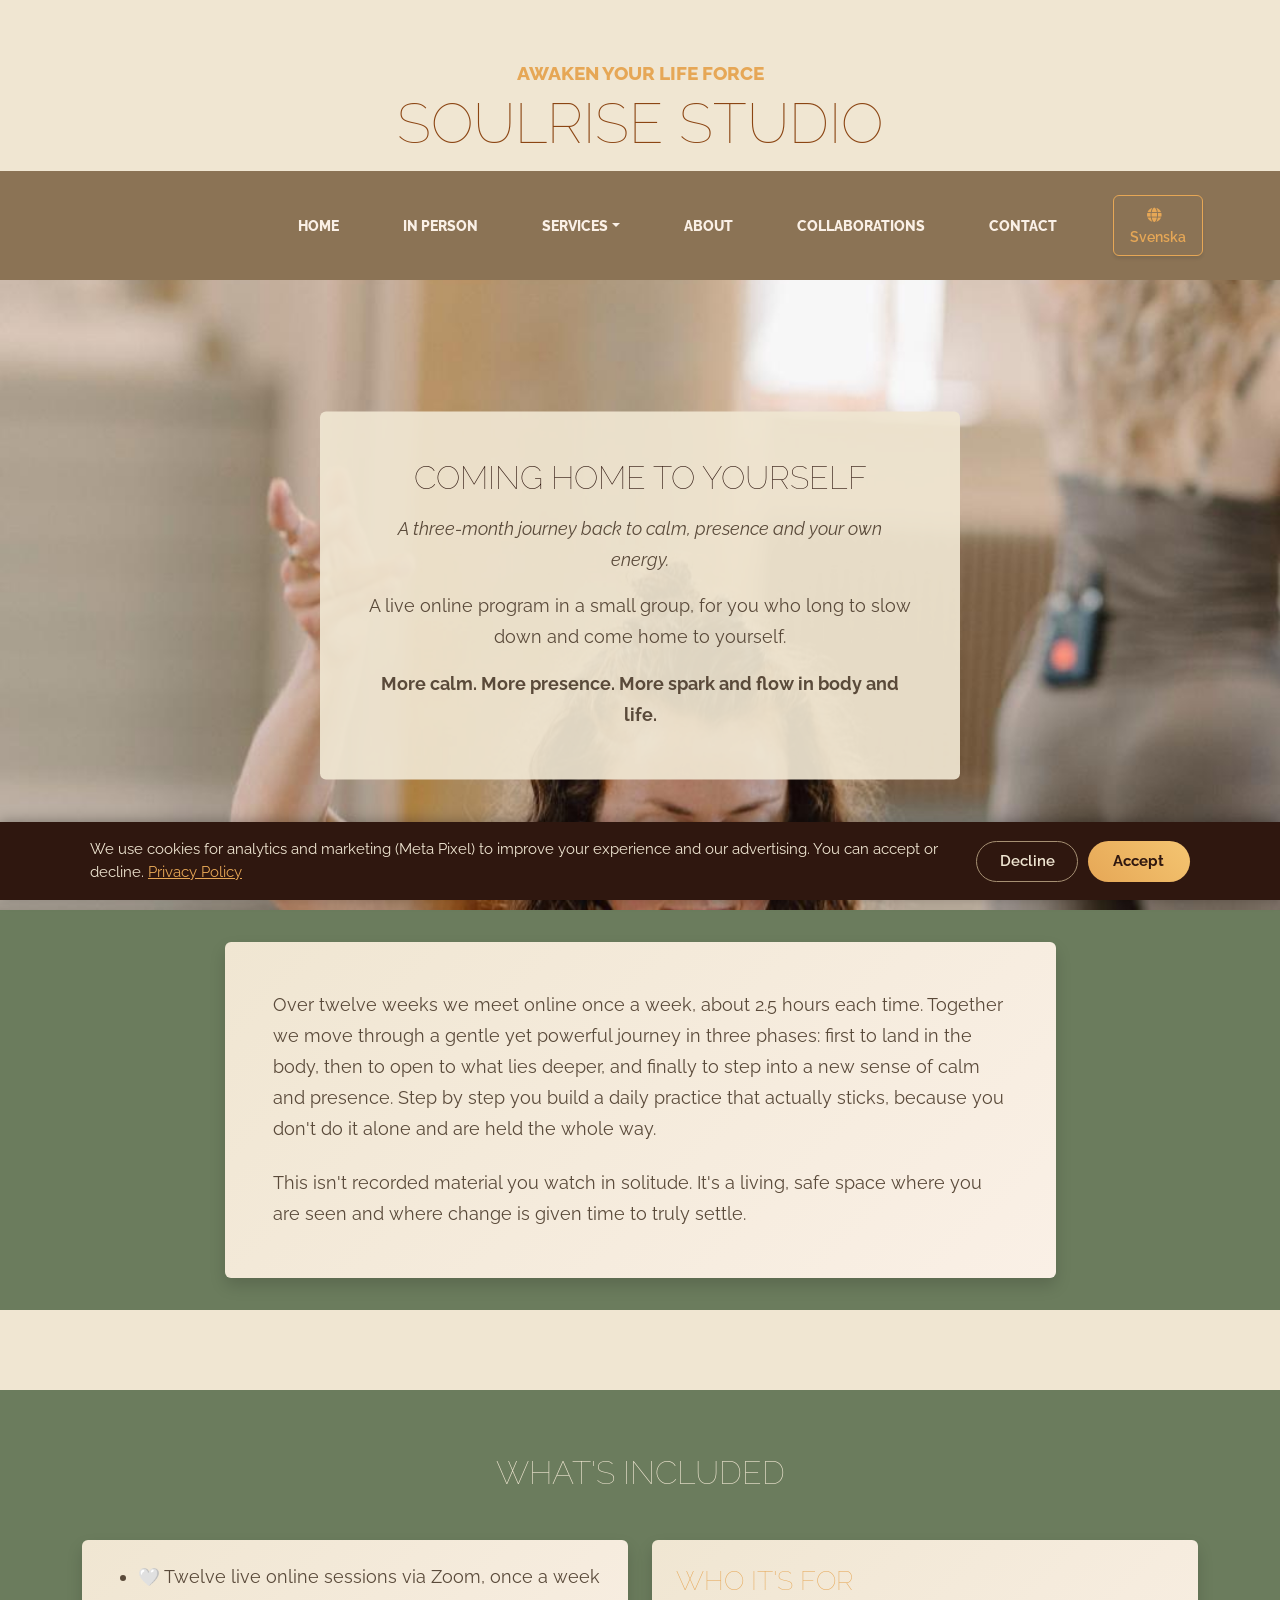
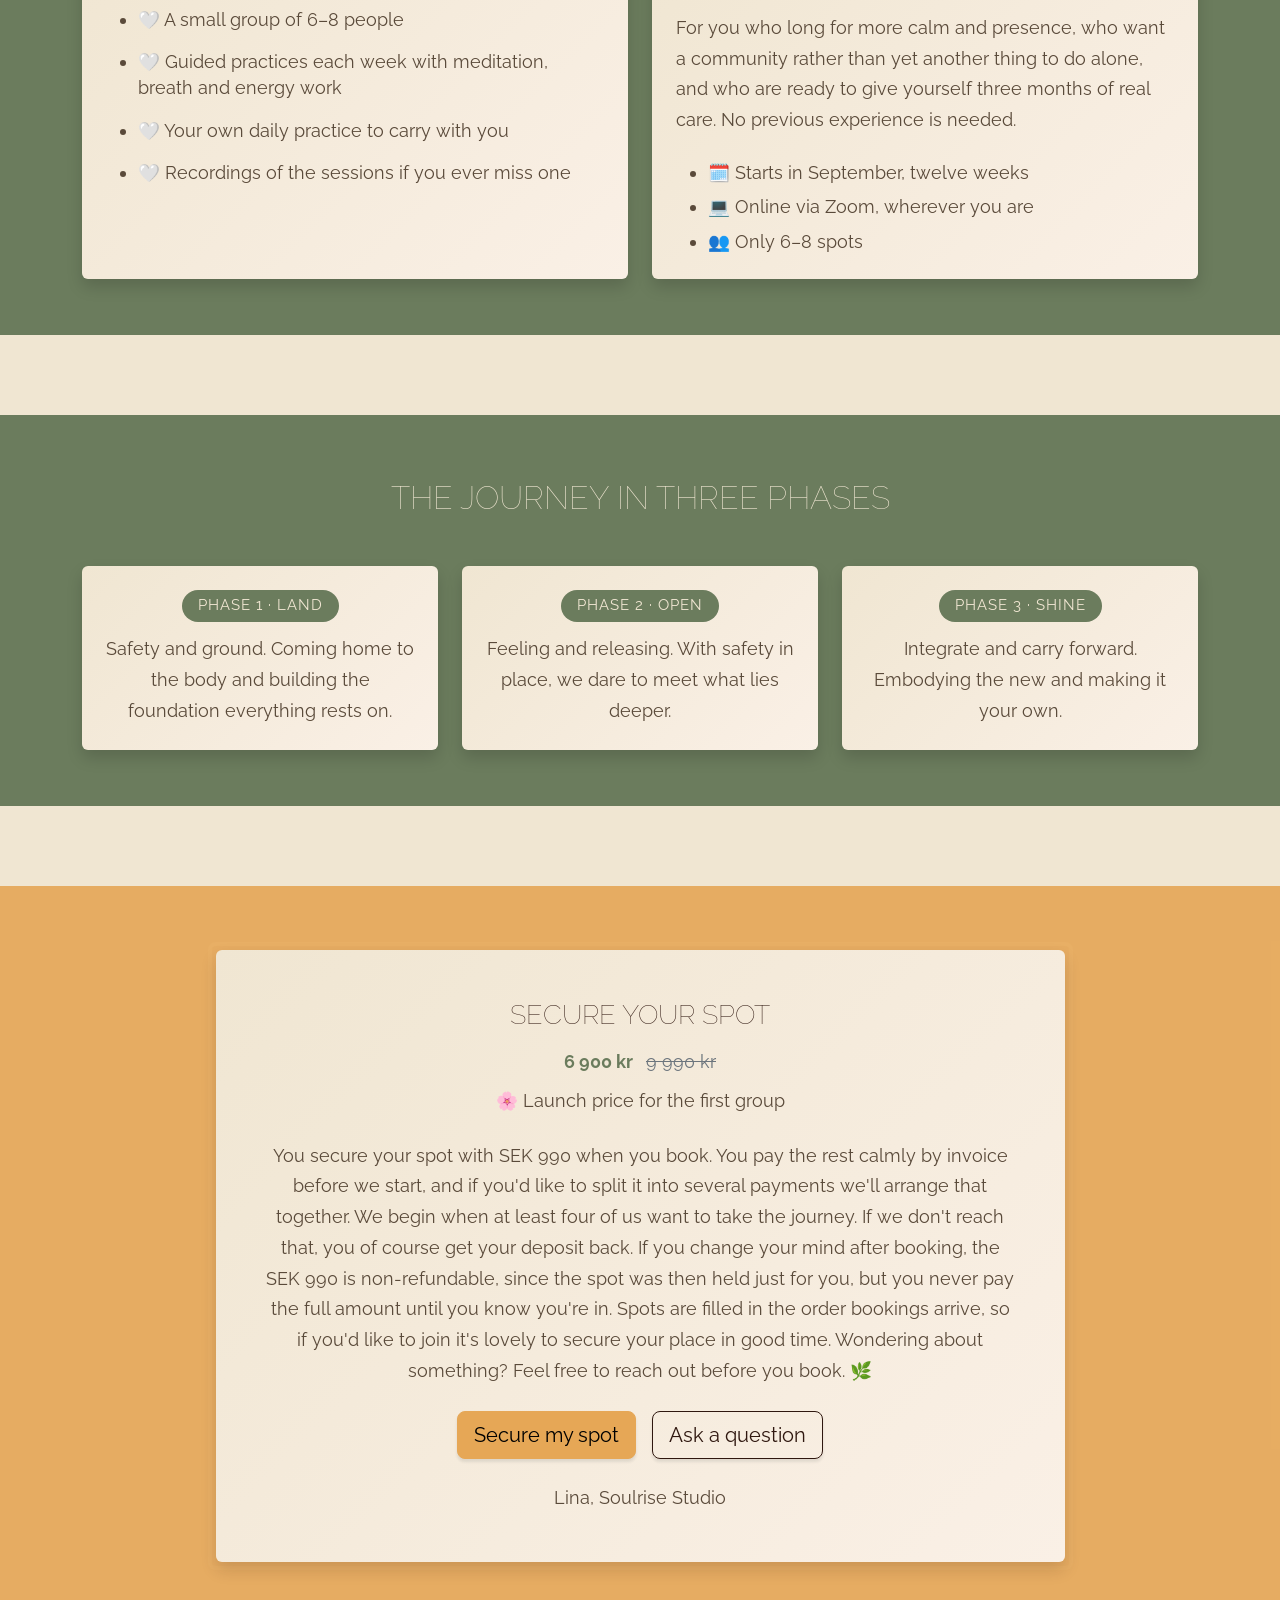
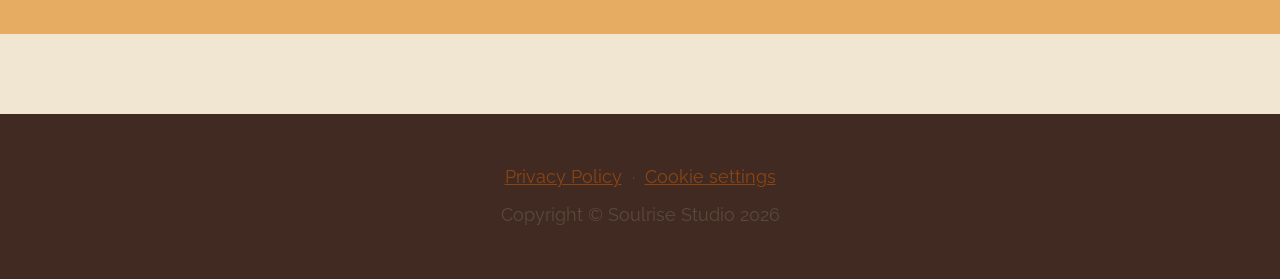
<file: hem-till-dig-sjalv.html>
<!DOCTYPE html>
<html lang="en">
    <head>
        <meta charset="utf-8" />
        <meta name="viewport" content="width=device-width, initial-scale=1, shrink-to-fit=no" />
        <meta name="description" content="Hem till dig själv – ett tre månaders live-sänt onlineprogram i liten grupp för lugn, närvaro och självhealing. 12 veckor via Zoom, start i september. Soulrise Studio." />
        <meta name="keywords" content="onlineprogram, grupprogram, meditation, andning, energiarbete, självhealing, närvaro, lugn, nervsystem, Soulrise Studio, Lina" />
        <meta name="author" content="Soulrise Studio" />
        <!-- Open Graph -->
        <meta property="og:type" content="website" />
        <meta property="og:url" content="https://www.soulrisestudio.com/hem-till-dig-sjalv.html" />
        <meta property="og:title" content="Hem till dig själv | Soulrise Studio – 3-månaders onlineprogram" />
        <meta property="og:description" content="En tre månaders resa tillbaka till lugn, närvaro och din egen energi. Live-sänt onlineprogram i liten grupp, start i september." />
        <meta property="og:image" content="https://www.soulrisestudio.com/assets/img/hem-till-dig-sjalv.jpg" />
        <!-- Twitter Card -->
        <meta name="twitter:card" content="summary_large_image" />
        <meta name="twitter:title" content="Hem till dig själv | Soulrise Studio" />
        <meta name="twitter:description" content="En tre månaders resa tillbaka till lugn, närvaro och din egen energi. Live-sänt onlineprogram i liten grupp, start i september." />
        <meta name="twitter:image" content="https://www.soulrisestudio.com/assets/img/hem-till-dig-sjalv.jpg" />
        <title>Hem till dig själv | Soulrise Studio – 3-månaders onlineprogram</title>
        <link rel="canonical" href="https://www.soulrisestudio.com/hem-till-dig-sjalv.html" />
        <link rel="icon" type="image/x-icon" href="assets/favicon.ico" />
        <!-- Google fonts-->
        <link rel="preconnect" href="https://fonts.googleapis.com" />
        <link rel="preconnect" href="https://fonts.gstatic.com" crossorigin />
        <link href="https://fonts.googleapis.com/css2?family=Raleway:ital,wght@0,100;0,200;0,300;0,400;0,500;0,600;0,700;0,800;0,900;1,100;1,200;1,300;1,400;1,500;1,600;1,700;1,800;1,900&display=swap" rel="stylesheet" />
        <!-- Font Awesome -->
        <link rel="stylesheet" href="https://cdnjs.cloudflare.com/ajax/libs/font-awesome/6.4.0/css/all.min.css" />
        <!-- Core theme CSS (includes Bootstrap)-->
        <link href="css/styles.css" rel="stylesheet" />
        <style>
            .bg-faded {
                background: linear-gradient(135deg, #F0E6D2 0%, #faf0e6 100%) !important;
                border: none !important;
            }
            .section-heading .section-heading-lower,
            h4, h5 { color: #2F170F !important; }
            h3 { color: #F0E6D2 !important; }
            p, li { color: #5a4a3a !important; font-size: 1.1rem !important; }
            .page-section { background-color: #6b7c5d !important; padding: 2rem 0 !important; }
            .page-section + .page-section { padding-top: 0 !important; }
            .page-section.cta { background-color: rgba(230, 167, 86, 0.9) !important; }
            .cta-inner { border: none !important; box-shadow: 0 0.5rem 1rem rgba(47, 23, 15, 0.15) !important; }
            .dropdown:hover .dropdown-menu { display: block !important; }
            .dropdown-menu {
                margin-top: 0; background-color: #8B7355 !important;
                border: 1px solid #2F170F; border-radius: 0.5rem;
                box-shadow: 0 0.5rem 1rem rgba(47, 23, 15, 0.15);
            }
            .dropdown-item { color: #FAF0E6 !important; font-weight: 600; padding: 0.5rem 1rem; transition: all 0.3s ease; }
            .dropdown-item:hover, .dropdown-item:focus { background-color: #e6a756 !important; color: #2F170F !important; }
            .dropdown-divider { border-top: 1px solid #2F170F; margin: 0.25rem 0; }
            #languageToggle { border-color: #e6a756; color: #e6a756; font-weight: 600; padding: 0.5rem 1rem; font-size: 0.9rem; }
            #languageToggle:hover { background-color: #e6a756; color: #000; border-color: #e6a756; }
            @media (max-width: 991.98px) { #navbarBrand { opacity: 1 !important; } }
            @media (max-width: 768px) {
                .position-absolute { position: static !important; transform: none !important; }
                .intro-text {
                    max-width: 100% !important; padding: 2rem !important; margin: 1rem auto !important;
                    position: static !important; z-index: auto !important;
                }
                .intro-text h3 { font-size: 1.2rem !important; }
                .container { padding: 0 1rem !important; }
                .col-lg-4 { margin-bottom: 2rem !important; }
                .page-section h3 { font-size: 1.5rem !important; }
                .intro-img { height: 50vh !important; }
                .page-section { position: relative !important; z-index: 1 !important; }
                .cta-inner h3 { font-size: 1.2rem !important; }
            }
            h3, h4, h5, h3 span, h4 span, h5 span, .section-heading-lower {
                font-size: 1.7rem !important; font-weight: 100 !important; text-transform: uppercase !important;
                font-family: "Raleway", -apple-system, BlinkMacSystemFont, "Segoe UI", Roboto, "Helvetica Neue", Arial, sans-serif !important;
            }
            .week-list { list-style: none; padding-left: 0; }
            .week-list li { margin-bottom: 0.6rem; }
            .week-list .wk { font-weight: 700; color: #6b7c5d; }
            .phase-badge {
                display: inline-block; background: #6b7c5d; color: #F0E6D2;
                border-radius: 50px; padding: 0.3rem 1rem; font-size: 0.95rem;
                text-transform: uppercase; letter-spacing: 1px; margin-bottom: 0.75rem;
            }
        </style>
    <!-- Cookie consent + consent-gated Meta Pixel / Instagram (see js/consent.js) -->
    <script src="js/consent.js"></script>
    <!-- Meta Pixel conversion tracking -->
    <script>
        document.addEventListener('DOMContentLoaded', function () {
            function fire(eventName) {
                if (typeof fbq === 'function') { fbq('track', eventName); }
            }
            document.querySelectorAll('form[action*="formsubmit.co"]').forEach(function (form) {
                form.addEventListener('submit', function () { fire('Lead'); });
            });
            document.addEventListener('click', function (e) {
                var link = e.target.closest('a');
                if (!link) return;
                var href = link.getAttribute('href') || '';
                if (href.indexOf('peach.nu') > -1 || href.indexOf('bokadirekt.se') > -1) {
                    fire('Schedule');
                } else if (href.indexOf('mailto:') === 0 || href.indexOf('wa.me') > -1 || href.indexOf('whatsapp.com') > -1) {
                    fire('Contact');
                }
            });
        });
    </script>
    <!-- End Meta Pixel conversion tracking -->
    <!-- Meta Pixel ViewContent (fires after cookie consent) -->
    <script>
        window._consentQueue = window._consentQueue || [];
        window._consentQueue.push(function () {
            fbq('track', 'ViewContent', { content_name: 'Hem till dig själv', content_category: 'Program' });
        });
    </script>
    <!-- End Meta Pixel ViewContent -->
</head>
    <body>
        <header style="padding-top: 0; margin-top: -1rem;">
            <h1 class="site-heading text-center text-faded d-none d-lg-block" style="margin-bottom: 1rem;">
                <span class="site-heading-upper text-primary mb-2" style="font-size: 1.2rem;">awaken your life force</span>
                <span class="site-heading-lower" style="font-size: 3.5rem;">Soulrise Studio</span>
            </h1>
        </header>
        <!-- Navigation-->
        <nav class="navbar navbar-expand-lg navbar-dark py-lg-4 sticky-top" id="mainNav">
            <div class="container">
                <a class="navbar-brand text-uppercase fw-bold" href="index.html" id="navbarBrand" style="font-size: 1.2rem; opacity: 0; transition: opacity 0.3s ease;">Soulrise Studio</a>
                <button class="navbar-toggler" type="button" data-bs-toggle="collapse" data-bs-target="#navbarSupportedContent" aria-controls="navbarSupportedContent" aria-expanded="false" aria-label="Toggle navigation"><span class="navbar-toggler-icon"></span></button>
                <div class="collapse navbar-collapse" id="navbarSupportedContent">
                    <ul class="navbar-nav ms-auto">
                        <li class="nav-item px-lg-4"><a class="nav-link text-uppercase" href="index.html#home" data-en="Home" data-sv="Hem">Home</a></li>
                        <li class="nav-item px-lg-4"><a class="nav-link text-uppercase" href="index.html#events" data-en="In Person" data-sv="På plats">In Person</a></li>
                        <!-- Desktop dropdown -->
                        <li class="nav-item dropdown px-lg-4 d-none d-lg-block">
                            <a class="nav-link dropdown-toggle text-uppercase" href="index.html#services" id="servicesDropdown" role="button" aria-expanded="false" data-en="Services" data-sv="Tjänster">
                                Services
                            </a>
                            <ul class="dropdown-menu" aria-labelledby="servicesDropdown">
                                <li><a class="dropdown-item fw-bold" href="hem-till-dig-sjalv.html" data-en="✨ Coming Home to Yourself · 3-month program" data-sv="✨ Hem till dig själv · 3-mån program">✨ Hem till dig själv</a></li>
                                <li><hr class="dropdown-divider"></li>
                                <li><a class="dropdown-item" href="index.html#services" data-en="All Services" data-sv="Alla tjänster">All Services</a></li>
                                <li><hr class="dropdown-divider"></li>
                                <li><a class="dropdown-item" href="index.html#life-force-activation">Life Force Activation</a></li>
                                <li><a class="dropdown-item" href="index.html#spinal-energetics">Spinal Energetics</a></li>
                                <li><a class="dropdown-item" href="index.html#breathwork">Breathwork</a></li>
                                <li><a class="dropdown-item" href="index.html#reiki-healing">Reiki Healing</a></li>
                                <li><a class="dropdown-item" href="index.html#cacao-ceremonies" data-en="Cacao Ceremonies" data-sv="Kakaoceremoni">Cacao Ceremonies</a></li>
                            </ul>
                        </li>
                        <li class="nav-item px-lg-4"><a class="nav-link text-uppercase" href="index.html#about" data-en="About" data-sv="Om mig">About</a></li>
                        <li class="nav-item px-lg-4"><a class="nav-link text-uppercase" href="collaborations.html" data-en="Collaborations" data-sv="Samarbeten">Collaborations</a></li>
                        <li class="nav-item px-lg-4"><a class="nav-link text-uppercase" href="index.html#contact" data-en="Contact" data-sv="Kontakt">Contact</a></li>
                    </ul>
                    <ul class="navbar-nav ms-auto">
                        <li class="nav-item px-lg-4">
                            <button id="languageToggle" class="btn btn-outline-light">
                                <i class="fas fa-globe me-2"></i>
                                <span id="langText">Svenska</span>
                            </button>
                        </li>
                    </ul>
                </div>
            </div>
        </nav>

        <!-- Hero Image Section -->
        <section style="padding: 0; margin: 0;">
            <div class="w-100 position-relative">
                <img class="intro-img img-fluid w-100" src="assets/img/hem-till-dig-sjalv.jpg" alt="Hem till dig själv – Lina håller en energisession" style="height: 70vh; object-fit: cover; object-position: center 25%; margin-top: 0;" />
                <div class="position-absolute top-50 start-50 translate-middle">
                    <div class="intro-text text-center p-5 rounded" style="background-color: rgba(240, 230, 210, 0.92); max-width: 820px;">
                        <h3 class="text-center mb-3" style="color: #2F170F !important; font-size: 2rem !important; font-weight: 100; text-transform: uppercase;">
                            <span style="font-size: 2rem !important; color: #2F170F !important;" data-en="Coming Home to Yourself" data-sv="Hem till dig själv">Coming Home to Yourself</span>
                        </h3>
                        <p class="mb-3" style="font-style: italic;"><span data-en="A three-month journey back to calm, presence and your own energy." data-sv="En tre månaders resa tillbaka till lugn, närvaro och din egen energi.">A three-month journey back to calm, presence and your own energy.</span></p>
                        <p class="mb-3"><span data-en="A live online program in a small group, for you who long to slow down and come home to yourself." data-sv="Ett live-sänt onlineprogram i liten grupp, för dig som längtar efter att sakta ner och komma hem till dig själv.">A live online program in a small group, for you who long to slow down and come home to yourself.</span></p>
                        <p class="mb-0 fw-bold" style="color: #6b7c5d;"><span data-en="More calm. More presence. More spark and flow in body and life." data-sv="Mer lugn. Mer närvaro. Mer pirr och flow i kroppen och livet.">More calm. More presence. More spark and flow in body and life.</span></p>
                    </div>
                </div>
            </div>
        </section>

        <!-- Intro / Overview -->
        <section class="page-section" style="margin-top: 0; padding-top: 2rem;">
            <div class="container">
                <div class="row">
                    <div class="col-lg-9 mx-auto">
                        <div class="bg-faded p-4 p-lg-5 rounded shadow">
                            <p class="mb-4"><span data-en="Over twelve weeks we meet online once a week, about 2.5 hours each time. Together we move through a gentle yet powerful journey in three phases: first to land in the body, then to open to what lies deeper, and finally to step into a new sense of calm and presence. Step by step you build a daily practice that actually sticks, because you don't do it alone and are held the whole way." data-sv="Under tolv veckor möts vi online en gång i veckan, ungefär 2,5 timmar varje gång. Tillsammans rör vi oss genom en mjuk men kraftfull resa i tre faser. Först att landa i kroppen, sedan att öppna för det som ligger djupare, och till sist att stiga in i en ny känsla av lugn och närvaro. Steg för steg bygger du en daglig praktik som faktiskt fastnar, eftersom du inte gör det ensam utan hålls hela vägen.">Over twelve weeks we meet online once a week, about 2.5 hours each time. Together we move through a gentle yet powerful journey in three phases: first to land in the body, then to open to what lies deeper, and finally to step into a new sense of calm and presence. Step by step you build a daily practice that actually sticks, because you don't do it alone and are held the whole way.</span></p>
                            <p class="mb-0"><span data-en="This isn't recorded material you watch in solitude. It's a living, safe space where you are seen and where change is given time to truly settle." data-sv="Det här är inget inspelat material du tittar på i ensamhet. Det är ett levande, tryggt sammanhang där du blir sedd och där förändringen får tid att sätta sig på riktigt.">This isn't recorded material you watch in solitude. It's a living, safe space where you are seen and where change is given time to truly settle.</span></p>
                        </div>
                    </div>
                </div>
            </div>
        </section>

        <!-- What's included + For whom -->
        <section class="page-section" style="padding-top: 4rem !important;">
            <div class="container">
                <div class="text-center mb-5">
                    <h3 class="text-center mb-4" style="color: #2F170F; font-size: 2rem !important; font-weight: 100; text-transform: uppercase;">
                        <span style="font-size: 2rem !important;" data-en="What's Included" data-sv="Det här ingår">What's Included</span>
                    </h3>
                </div>
                <div class="row">
                    <div class="col-lg-6 mb-4">
                        <div class="bg-faded p-4 rounded shadow h-100">
                            <ul class="mb-0">
                                <li class="mb-3">🤍 <span data-en="Twelve live online sessions via Zoom, once a week" data-sv="Tolv liveträffar online via Zoom, en gång i veckan">Twelve live online sessions via Zoom, once a week</span></li>
                                <li class="mb-3">🤍 <span data-en="A small group of 6–8 people" data-sv="Liten grupp på 6–8 personer">A small group of 6–8 people</span></li>
                                <li class="mb-3">🤍 <span data-en="Guided practices each week with meditation, breath and energy work" data-sv="Guidade praktiker varje vecka med meditation, andning och energiarbete">Guided practices each week with meditation, breath and energy work</span></li>
                                <li class="mb-3">🤍 <span data-en="Your own daily practice to carry with you" data-sv="En egen daglig praktik att bära med dig">Your own daily practice to carry with you</span></li>
                                <li class="mb-0">🤍 <span data-en="Recordings of the sessions if you ever miss one" data-sv="Inspelningar av träffarna om du missar någon gång">Recordings of the sessions if you ever miss one</span></li>
                            </ul>
                        </div>
                    </div>
                    <div class="col-lg-6 mb-4">
                        <div class="bg-faded p-4 rounded shadow h-100">
                            <h4 class="text-primary mb-3"><span data-en="Who it's for" data-sv="För vem">Who it's for</span></h4>
                            <p class="mb-4"><span data-en="For you who long for more calm and presence, who want a community rather than yet another thing to do alone, and who are ready to give yourself three months of real care. No previous experience is needed." data-sv="För dig som längtar efter mer lugn och närvaro, vill ha ett sammanhang snarare än ännu en sak att göra ensam, och är redo att ge dig själv tre månader av verklig omsorg. Inga förkunskaper behövs.">For you who long for more calm and presence, who want a community rather than yet another thing to do alone, and who are ready to give yourself three months of real care. No previous experience is needed.</span></p>
                            <ul class="mb-0">
                                <li class="mb-2">🗓️ <span data-en="Starts in September, twelve weeks" data-sv="Start i september, tolv veckor">Starts in September, twelve weeks</span></li>
                                <li class="mb-2">💻 <span data-en="Online via Zoom, wherever you are" data-sv="Online via Zoom, var du än är">Online via Zoom, wherever you are</span></li>
                                <li class="mb-0">👥 <span data-en="Only 6–8 spots" data-sv="Endast 6–8 platser">Only 6–8 spots</span></li>
                            </ul>
                        </div>
                    </div>
                </div>
            </div>
        </section>

        <!-- The journey in three phases -->
        <section class="page-section" style="padding-top: 4rem !important;">
            <div class="container">
                <div class="text-center mb-5">
                    <h3 class="text-center mb-4" style="color: #2F170F; font-size: 2rem !important; font-weight: 100; text-transform: uppercase;">
                        <span style="font-size: 2rem !important;" data-en="The Journey in Three Phases" data-sv="Resan i tre faser">The Journey in Three Phases</span>
                    </h3>
                </div>
                <div class="row">
                    <div class="col-lg-4 mb-4">
                        <div class="bg-faded p-4 rounded shadow h-100 text-center">
                            <span class="phase-badge" data-en="Phase 1 · Land" data-sv="Fas 1 · Landa">Phase 1 · Land</span>
                            <p class="mb-0"><span data-en="Safety and ground. Coming home to the body and building the foundation everything rests on." data-sv="Trygghet och grund. Att komma hem till kroppen och skapa fundamentet allt vilar på.">Safety and ground. Coming home to the body and building the foundation everything rests on.</span></p>
                        </div>
                    </div>
                    <div class="col-lg-4 mb-4">
                        <div class="bg-faded p-4 rounded shadow h-100 text-center">
                            <span class="phase-badge" data-en="Phase 2 · Open" data-sv="Fas 2 · Öppna">Phase 2 · Open</span>
                            <p class="mb-0"><span data-en="Feeling and releasing. With safety in place, we dare to meet what lies deeper." data-sv="Känna och släppa. När tryggheten finns vågar vi möta det som ligger djupare.">Feeling and releasing. With safety in place, we dare to meet what lies deeper.</span></p>
                        </div>
                    </div>
                    <div class="col-lg-4 mb-4">
                        <div class="bg-faded p-4 rounded shadow h-100 text-center">
                            <span class="phase-badge" data-en="Phase 3 · Shine" data-sv="Fas 3 · Stråla">Phase 3 · Shine</span>
                            <p class="mb-0"><span data-en="Integrate and carry forward. Embodying the new and making it your own." data-sv="Integrera och bära med sig. Att förkroppsliga det nya och göra det till sitt eget.">Integrate and carry forward. Embodying the new and making it your own.</span></p>
                        </div>
                    </div>
                </div>
            </div>
        </section>

        <!-- Booking / Secure your spot -->
        <section class="page-section cta" style="padding: 2rem 0;">
            <div class="container" style="padding: 2rem 0;">
                <div class="row">
                    <div class="col-xl-9 mx-auto">
                        <div class="cta-inner bg-faded text-center rounded shadow-lg p-5" style="margin: 2rem 0 0.5rem 0;">
                            <h2 class="section-heading mb-3">
                                <span class="section-heading-lower"><span data-en="Secure Your Spot" data-sv="Säkra din plats">Secure Your Spot</span></span>
                            </h2>
                            <p class="mb-2" style="font-size: 1.3rem;">
                                <span class="fw-bold" style="color:#6b7c5d;">6 900 kr</span>
                                <span class="text-muted ms-2" style="text-decoration: line-through;">9 990 kr</span>
                            </p>
                            <p class="mb-4"><span data-en="🌸 Launch price for the first group" data-sv="🌸 Lanseringspris för den första gruppen">🌸 Launch price for the first group</span></p>
                            <p class="mb-4"><span data-en="You secure your spot with SEK 990 when you book. You pay the rest calmly by invoice before we start, and if you'd like to split it into several payments we'll arrange that together. We begin when at least four of us want to take the journey. If we don't reach that, you of course get your deposit back. If you change your mind after booking, the SEK 990 is non-refundable, since the spot was then held just for you, but you never pay the full amount until you know you're in. Spots are filled in the order bookings arrive, so if you'd like to join it's lovely to secure your place in good time. Wondering about something? Feel free to reach out before you book. 🌿" data-sv="Du säkrar din plats med 990 kr när du bokar. Resten betalar du i lugn och ro via faktura före start, och vill du dela upp den på flera gånger så ordnar vi det tillsammans. Vi kör igång när vi är minst fyra som vill gå resan. Skulle vi inte bli det får du självklart tillbaka din deposition. Ångrar du dig efter bokning är de 990 kr inte återbetalningsbara, eftersom platsen då hållits för just dig, men du betalar aldrig hela summan förrän du vet att du är med. Platserna fylls i den ordning bokningarna kommer, så vill du vara med är det fint att säkra din plats i tid. Undrar du över något? Hör gärna av dig innan du bokar. 🌿">Du säkrar din plats med 990 kr när du bokar. Resten betalar du i lugn och ro via faktura före start, och vill du dela upp den på flera gånger så ordnar vi det tillsammans. Vi kör igång när vi är minst fyra som vill gå resan. Skulle vi inte bli det får du självklart tillbaka din deposition. Ångrar du dig efter bokning är de 990 kr inte återbetalningsbara, eftersom platsen då hållits för just dig, men du betalar aldrig hela summan förrän du vet att du är med. Platserna fylls i den ordning bokningarna kommer, så vill du vara med är det fint att säkra din plats i tid. Undrar du över något? Hör gärna av dig innan du bokar. 🌿</span></p>
                            <div class="d-flex justify-content-center gap-3 flex-wrap">
                                <a class="btn btn-primary btn-lg" href="https://peach.nu/activities/zyTlG0WcAuz9dp4H2xfZ" target="_blank"><span data-en="Secure my spot" data-sv="Säkra din plats">Secure my spot</span></a>
                                <a class="btn btn-outline-secondary btn-lg" href="mailto:soulrisebylina@gmail.com?subject=Fr%C3%A5ga%20om%20Hem%20till%20dig%20sj%C3%A4lv"><span data-en="Ask a question" data-sv="Hör av dig med frågor">Ask a question</span></a>
                            </div>
                            <p class="mt-4 mb-0" style="font-size: 0.95rem;">Lina, Soulrise Studio</p>
                        </div>
                    </div>
                </div>
            </div>
        </section>

        <footer class="footer text-faded text-center py-5">
            <div class="container"><p class="m-0 small mb-2">
                <a href="integritetspolicy.html" class="text-faded" style="text-decoration:underline;"
                    data-en="Privacy Policy" data-sv="Integritetspolicy">Privacy Policy</a>
                &nbsp;&middot;&nbsp;
                <a href="#" onclick="openCookieSettings();return false;" class="text-faded" style="text-decoration:underline;"
                    data-en="Cookie settings" data-sv="Cookie-inställningar">Cookie settings</a>
            </p>
            <p class="m-0 small">Copyright &copy; Soulrise Studio 2026</p></div>
        </footer>
        <!-- Bootstrap core JS-->
        <script src="https://cdn.jsdelivr.net/npm/bootstrap@5.2.3/dist/js/bootstrap.bundle.min.js"></script>
        <!-- Core theme JS-->
        <script src="js/scripts.js"></script>
        <script>
            let currentLanguage = localStorage.getItem('selectedLanguage') || 'en';
            document.addEventListener('DOMContentLoaded', function() {
                const languageToggle = document.getElementById('languageToggle');
                const langText = document.getElementById('langText');
                function updateLanguageDisplay() {
                    langText.textContent = currentLanguage === 'en' ? 'Svenska' : 'English';
                }
                function applyTranslations() {
                    document.querySelectorAll('[data-en][data-sv]').forEach(element => {
                        const newText = element.getAttribute('data-' + currentLanguage);
                        if (newText) { element.textContent = newText; }
                    });
                }
                updateLanguageDisplay();
                applyTranslations();
                languageToggle.addEventListener('click', function() {
                    currentLanguage = currentLanguage === 'en' ? 'sv' : 'en';
                    localStorage.setItem('selectedLanguage', currentLanguage);
                    updateLanguageDisplay();
                    applyTranslations();
                });
                const header = document.querySelector('header');
                const navbarBrand = document.getElementById('navbarBrand');
                function handleScroll() {
                    const headerVisible = header.getBoundingClientRect().bottom > 0;
                    navbarBrand.style.opacity = headerVisible ? '0' : '1';
                }
                window.addEventListener('scroll', handleScroll);
                handleScroll();
            });
        </script>
    </body>
</html>
</file>
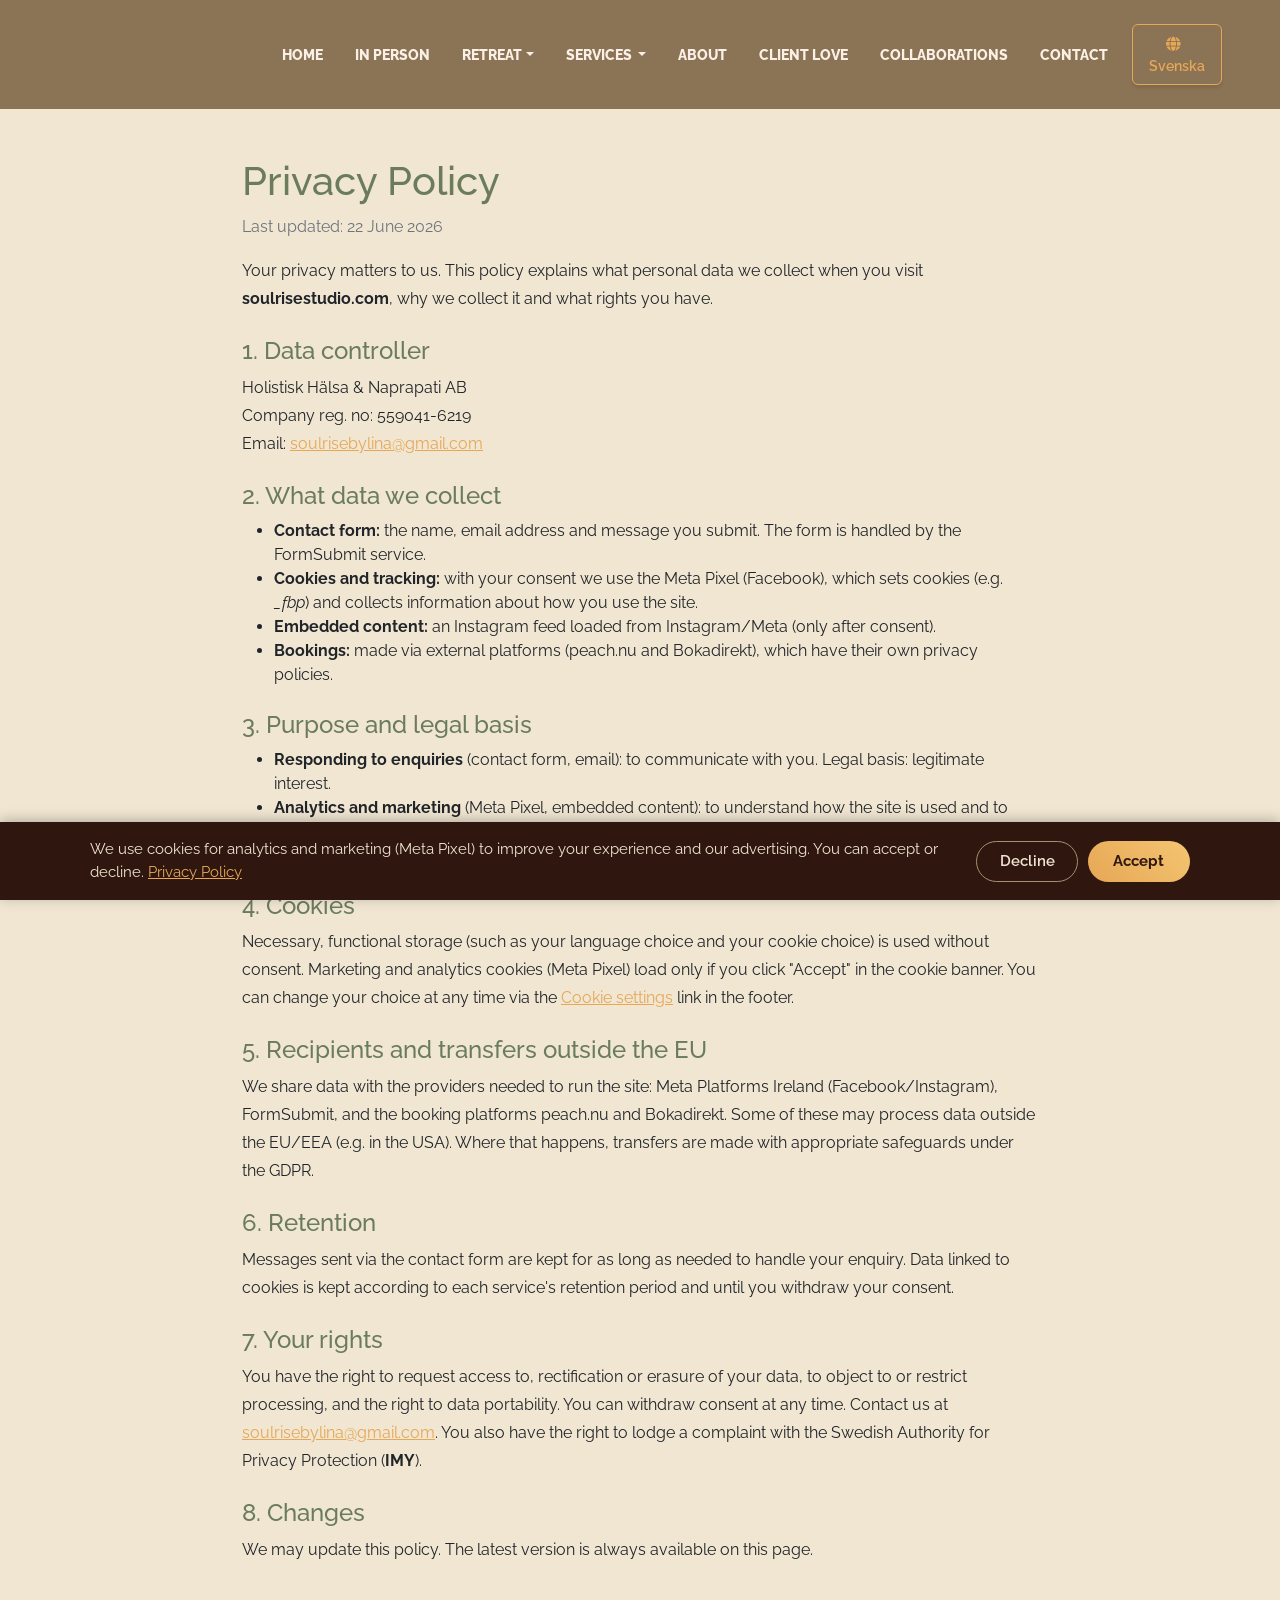
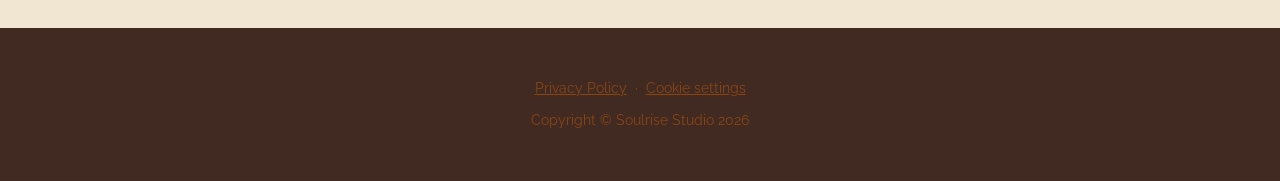
<file: integritetspolicy.html>
<!DOCTYPE html>
<html lang="sv">

<head>
    <meta charset="utf-8" />
    <meta name="viewport" content="width=device-width, initial-scale=1, shrink-to-fit=no" />
    <title>Integritetspolicy | Soulrise Studio</title>
    <meta name="robots" content="noindex" />
    <link rel="canonical" href="https://www.soulrisestudio.com/integritetspolicy.html" />
    <link rel="icon" type="image/x-icon" href="assets/favicon.ico" />
    <!-- Google fonts-->
    <link rel="preconnect" href="https://fonts.googleapis.com" />
    <link rel="preconnect" href="https://fonts.gstatic.com" crossorigin />
    <link href="https://fonts.googleapis.com/css2?family=Raleway:ital,wght@0,100;0,200;0,300;0,400;0,500;0,600;0,700;0,800;0,900;1,100;1,200;1,300;1,400;1,500;1,600;1,700;1,800;1,900&family=Lora:ital,wght@0,400;0,700;1,400;1,700&display=swap"
        rel="stylesheet" />
    <!-- Font Awesome (globe icon in the language toggle) -->
    <link rel="stylesheet" href="https://cdnjs.cloudflare.com/ajax/libs/font-awesome/6.4.0/css/all.min.css" />
    <!-- Core theme CSS (includes Bootstrap)-->
    <link href="css/styles.css" rel="stylesheet" />
    <!-- Cookie consent + consent-gated Meta Pixel / Instagram (see js/consent.js) -->
    <script src="js/consent.js"></script>
    <style>
        /* Navbar dropdowns, matching the rest of the site */
        @media (min-width: 992px) {
            .dropdown:hover .dropdown-menu {
                display: block !important;
            }
        }

        .dropdown-menu {
            margin-top: 0;
            background-color: #8B7355 !important;
            border: 1px solid #2F170F;
            border-radius: 0.5rem;
            box-shadow: 0 0.5rem 1rem rgba(47, 23, 15, 0.15);
        }

        .dropdown-item {
            color: #FAF0E6 !important;
            font-weight: 600;
            padding: 0.5rem 1rem;
            transition: all 0.3s ease;
        }

        .dropdown-item:hover,
        .dropdown-item:focus {
            background-color: #e6a756 !important;
            color: #2F170F !important;
        }

        .dropdown-divider {
            border-top: 1px solid #2F170F;
            margin: 0.25rem 0;
        }

        #policyLang {
            border-color: #e6a756;
            color: #e6a756;
            font-weight: 600;
            padding: 0.5rem 1rem;
            font-size: 0.9rem;
        }

        #policyLang:hover {
            background-color: #e6a756;
            color: #000;
            border-color: #e6a756;
        }
    </style>
</head>

<body>
    <nav class="navbar navbar-expand-lg navbar-dark py-lg-4 sticky-top" id="mainNav">
        <div class="container">
            <a class="navbar-brand text-uppercase fw-bold" href="index.html" id="navbarBrand" style="font-size: 1.2rem; opacity: 0; transition: opacity 0.3s ease;">Soulrise Studio</a>
            <button class="navbar-toggler" type="button" data-bs-toggle="collapse" data-bs-target="#navbarSupportedContent" aria-controls="navbarSupportedContent" aria-expanded="false" aria-label="Toggle navigation"><span class="navbar-toggler-icon"></span></button>
            <div class="collapse navbar-collapse" id="navbarSupportedContent">
                <ul class="navbar-nav ms-auto">
                    <li class="nav-item px-lg-2"><a class="nav-link text-uppercase" href="index.html#home">Home</a></li>
                    <li class="nav-item px-lg-2"><a class="nav-link text-uppercase" href="index.html#events" data-en="In Person" data-sv="På plats">In Person</a></li>
                    <!-- Desktop dropdown -->
                    <li class="nav-item dropdown px-lg-2 d-none d-lg-block">
                        <a class="nav-link dropdown-toggle text-uppercase" href="https://retreat.soulrisestudio.com"
                            id="retreatDropdown" role="button" aria-expanded="false" data-en="Retreat"
                            data-sv="Retreat">Retreat</a>
                        <ul class="dropdown-menu" aria-labelledby="retreatDropdown">
                            <li><a class="dropdown-item" href="https://retreat.soulrisestudio.com" data-en="Wild Goddess Portal · Spain, April 2027" data-sv="Wild Goddess Portal · Spanien, april 2027">Wild Goddess Portal · Spanien</a></li>
                            <li><a class="dropdown-item" href="index.html#events" data-en="Retreat Sweden" data-sv="Retreat Sverige">Retreat Sverige</a></li>
                        </ul>
                    </li>

                    <!-- Mobile: Collapsible retreat menu -->
                    <li class="nav-item px-lg-2 d-lg-none">
                        <a class="nav-link text-uppercase" href="#" data-bs-toggle="collapse"
                            data-bs-target="#mobileRetreatMenu" aria-expanded="false"
                            aria-controls="mobileRetreatMenu" data-en="Retreat ▼" data-sv="Retreat ▼">Retreat ▼</a>
                        <div class="collapse" id="mobileRetreatMenu">
                            <a class="nav-link" href="https://retreat.soulrisestudio.com" style="padding-left: 2rem; font-size: 0.9rem;" data-en="Wild Goddess Portal · Spain, April 2027" data-sv="Wild Goddess Portal · Spanien, april 2027">Wild Goddess Portal · Spanien</a>
                            <a class="nav-link" href="index.html#events" style="padding-left: 2rem; font-size: 0.9rem;" data-en="Retreat Sweden" data-sv="Retreat Sverige">Retreat Sverige</a>
                        </div>
                    </li>
                    <!-- Desktop dropdown -->
                    <li class="nav-item dropdown px-lg-2 d-none d-lg-block">
                        <a class="nav-link dropdown-toggle text-uppercase" href="index.html#services" id="servicesDropdown" role="button" aria-expanded="false">
                            Services
                        </a>
                        <ul class="dropdown-menu" aria-labelledby="servicesDropdown">
                            <li><a class="dropdown-item fw-bold" href="remember-your-power.html" data-en="✨ Remember Your Power · 3-month program" data-sv="✨ Remember Your Power · 3-mån program">✨ Remember Your Power</a></li>
                            <li><a class="dropdown-item" href="index.html#source-connection" data-en="Source Connection Journey · online group" data-sv="Source Connection Journey · grupp online">Source Connection Journey</a></li>
                            <li><hr class="dropdown-divider"></li>
                            <li><a class="dropdown-item" href="index.html#services">All Services</a></li>
                            <li><hr class="dropdown-divider"></li>
                            <li><a class="dropdown-item" href="life-force-activation-details.html">Life Force Activation</a></li>
                            <li><a class="dropdown-item" href="spinal-energetics-details.html">Spinal Energetics</a></li>
                            <li><a class="dropdown-item" href="breathwork-details.html">Breathwork</a></li>
                            <li><a class="dropdown-item" href="reiki-healing-details.html">Reiki Healing</a></li>
                            <li><a class="dropdown-item" href="index.html#cacao-ceremonies">Cacao Ceremonies</a></li>
                        </ul>
                    </li>
                    
                    <!-- Mobile: Collapsible services menu -->
                    <li class="nav-item px-lg-2 d-lg-none">
                        <a class="nav-link text-uppercase" href="index.html#services" data-bs-toggle="collapse" data-bs-target="#mobileServicesMenu" aria-expanded="false">Services ▼</a>
                        <div class="collapse" id="mobileServicesMenu">
                            <a class="nav-link fw-bold" href="remember-your-power.html" style="padding-left: 2rem; font-size: 0.9rem;" data-en="✨ Remember Your Power · 3-month program" data-sv="✨ Remember Your Power · 3-mån program">✨ Remember Your Power</a>
                            <a class="nav-link" href="index.html#source-connection" style="padding-left: 2rem; font-size: 0.9rem;" data-en="Source Connection Journey · online group" data-sv="Source Connection Journey · grupp online">Source Connection Journey</a>
                            <a class="nav-link" href="life-force-activation-details.html" style="padding-left: 2rem; font-size: 0.9rem;">Source Transmission</a>
                            <a class="nav-link" href="spinal-energetics-details.html" style="padding-left: 2rem; font-size: 0.9rem;">Spinal Energetics</a>
                            <a class="nav-link" href="breathwork-details.html" style="padding-left: 2rem; font-size: 0.9rem;">Breathwork</a>
                            <a class="nav-link" href="reiki-healing-details.html" style="padding-left: 2rem; font-size: 0.9rem;">Reiki Healing</a>
                            <a class="nav-link" href="index.html#cacao-ceremonies" style="padding-left: 2rem; font-size: 0.9rem;">Cacao Ceremonies</a>
                        </div>
                    </li>
                    <li class="nav-item px-lg-2"><a class="nav-link text-uppercase" href="index.html#about" data-en="About" data-sv="Om mig">About</a></li>
                    <li class="nav-item px-lg-2"><a class="nav-link text-uppercase" href="index.html#testimonials" data-en="Client Love" data-sv="Client Love">Client Love</a></li>
                    <li class="nav-item px-lg-2"><a class="nav-link text-uppercase" href="collaborations.html" data-en="Collaborations" data-sv="Samarbeten">Collaborations</a></li>
                    <li class="nav-item px-lg-2"><a class="nav-link text-uppercase" href="index.html#contact" data-en="Contact" data-sv="Kontakt">Contact</a></li>
                </ul>
                <ul class="navbar-nav ms-auto">
                    <li class="nav-item px-lg-2">
                        <button id="policyLang" class="btn btn-outline-light">
                            <i class="fas fa-globe me-2"></i>
                            <span id="langText">Svenska</span>
                        </button>
                    </li>
                </ul>
            </div>
        </div>
    </nav>

    <main class="container py-5" style="max-width: 820px;">
        <!-- ===================== SVENSKA ===================== -->
        <div id="policy-sv">
            <h1 class="mb-2" style="color: #6b7c5d;">Integritetspolicy</h1>
            <p class="text-muted">Senast uppdaterad: 22 juni 2026</p>

            <p>Din integritet är viktig för oss. Den här policyn beskriver vilka personuppgifter vi samlar in när
                du besöker <strong>soulrisestudio.com</strong>, varför vi gör det och vilka rättigheter du har.</p>

            <h2 class="h4 mt-4" style="color: #6b7c5d;">1. Personuppgiftsansvarig</h2>
            <p>
                Holistisk Hälsa &amp; Naprapati AB<br />
                Org.nr: 559041-6219<br />
                E-post: <a href="mailto:soulrisebylina@gmail.com">soulrisebylina@gmail.com</a>
            </p>

            <h2 class="h4 mt-4" style="color: #6b7c5d;">2. Vilka uppgifter vi samlar in</h2>
            <ul>
                <li><strong>Kontaktformulär:</strong> namn, e-postadress och meddelande som du själv skickar in.
                    Formuläret hanteras av tjänsten FormSubmit.</li>
                <li><strong>Cookies och spårning:</strong> om du samtycker använder vi Meta Pixel (Facebook) som
                    sätter cookies (t.ex. <em>_fbp</em>) och samlar in information om hur du använder sajten.</li>
                <li><strong>Inbäddat innehåll:</strong> Instagram-flöde som laddas från Instagram/Meta (endast efter
                    samtycke).</li>
                <li><strong>Bokningar:</strong> görs via externa plattformar (peach.nu och Bokadirekt) som har egna
                    integritetspolicyer.</li>
            </ul>

            <h2 class="h4 mt-4" style="color: #6b7c5d;">3. Ändamål och laglig grund</h2>
            <ul>
                <li><strong>Svara på förfrågningar</strong> (kontaktformulär, e-post): för att kunna kommunicera med
                    dig. Laglig grund: berättigat intresse.</li>
                <li><strong>Statistik och marknadsföring</strong> (Meta Pixel, inbäddat innehåll): för att förstå hur
                    sajten används och för att rikta annonser. Laglig grund: ditt <strong>samtycke</strong>
                    (artikel 6.1 a GDPR). Spårning sker aldrig innan du har accepterat cookies.</li>
            </ul>

            <h2 class="h4 mt-4" style="color: #6b7c5d;">4. Cookies</h2>
            <p>Nödvändiga, funktionella lagringar (t.ex. ditt språkval och ditt cookie-val) används utan samtycke.
                Marknadsförings- och statistikcookies (Meta Pixel) laddas endast om du klickar "Acceptera" i
                cookie-bannern. Du kan när som helst ändra ditt val via länken
                <a href="#" onclick="openCookieSettings();return false;">Cookie-inställningar</a> i sidfoten.</p>

            <h2 class="h4 mt-4" style="color: #6b7c5d;">5. Mottagare och överföring till tredje land</h2>
            <p>Vi delar uppgifter med de leverantörer som behövs för att driva sajten: Meta Platforms Ireland
                (Facebook/Instagram), FormSubmit samt bokningsplattformarna peach.nu och Bokadirekt. Vissa av dessa
                kan behandla uppgifter utanför EU/EES (t.ex. i USA). I sådana fall sker överföringen med lämpliga
                skyddsåtgärder enligt GDPR.</p>

            <h2 class="h4 mt-4" style="color: #6b7c5d;">6. Lagringstid</h2>
            <p>Meddelanden via kontaktformulär sparas så länge det behövs för att hantera din förfrågan. Uppgifter
                kopplade till cookies sparas enligt respektive tjänsts lagringstid och tills du återkallar ditt
                samtycke.</p>

            <h2 class="h4 mt-4" style="color: #6b7c5d;">7. Dina rättigheter</h2>
            <p>Du har rätt att begära tillgång till, rättelse eller radering av dina uppgifter, att invända mot eller
                begränsa behandlingen, samt rätt till dataportabilitet. Du kan när som helst återkalla ett lämnat
                samtycke. Kontakta oss på <a href="mailto:soulrisebylina@gmail.com">soulrisebylina@gmail.com</a>.
                Du har även rätt att lämna klagomål till <strong>Integritetsskyddsmyndigheten (IMY)</strong>.</p>

            <h2 class="h4 mt-4" style="color: #6b7c5d;">8. Ändringar</h2>
            <p>Vi kan komma att uppdatera den här policyn. Den senaste versionen finns alltid på den här sidan.</p>
        </div>

        <!-- ===================== ENGLISH ===================== -->
        <div id="policy-en" style="display: none;">
            <h1 class="mb-2" style="color: #6b7c5d;">Privacy Policy</h1>
            <p class="text-muted">Last updated: 22 June 2026</p>

            <p>Your privacy matters to us. This policy explains what personal data we collect when you visit
                <strong>soulrisestudio.com</strong>, why we collect it and what rights you have.</p>

            <h2 class="h4 mt-4" style="color: #6b7c5d;">1. Data controller</h2>
            <p>
                Holistisk Hälsa &amp; Naprapati AB<br />
                Company reg. no: 559041-6219<br />
                Email: <a href="mailto:soulrisebylina@gmail.com">soulrisebylina@gmail.com</a>
            </p>

            <h2 class="h4 mt-4" style="color: #6b7c5d;">2. What data we collect</h2>
            <ul>
                <li><strong>Contact form:</strong> the name, email address and message you submit. The form is
                    handled by the FormSubmit service.</li>
                <li><strong>Cookies and tracking:</strong> with your consent we use the Meta Pixel (Facebook), which
                    sets cookies (e.g. <em>_fbp</em>) and collects information about how you use the site.</li>
                <li><strong>Embedded content:</strong> an Instagram feed loaded from Instagram/Meta (only after
                    consent).</li>
                <li><strong>Bookings:</strong> made via external platforms (peach.nu and Bokadirekt), which have
                    their own privacy policies.</li>
            </ul>

            <h2 class="h4 mt-4" style="color: #6b7c5d;">3. Purpose and legal basis</h2>
            <ul>
                <li><strong>Responding to enquiries</strong> (contact form, email): to communicate with you. Legal
                    basis: legitimate interest.</li>
                <li><strong>Analytics and marketing</strong> (Meta Pixel, embedded content): to understand how the
                    site is used and to deliver advertising. Legal basis: your <strong>consent</strong>
                    (Article 6(1)(a) GDPR). No tracking takes place before you accept cookies.</li>
            </ul>

            <h2 class="h4 mt-4" style="color: #6b7c5d;">4. Cookies</h2>
            <p>Necessary, functional storage (such as your language choice and your cookie choice) is used without
                consent. Marketing and analytics cookies (Meta Pixel) load only if you click "Accept" in the cookie
                banner. You can change your choice at any time via the
                <a href="#" onclick="openCookieSettings();return false;">Cookie settings</a> link in the footer.</p>

            <h2 class="h4 mt-4" style="color: #6b7c5d;">5. Recipients and transfers outside the EU</h2>
            <p>We share data with the providers needed to run the site: Meta Platforms Ireland (Facebook/Instagram),
                FormSubmit, and the booking platforms peach.nu and Bokadirekt. Some of these may process data outside
                the EU/EEA (e.g. in the USA). Where that happens, transfers are made with appropriate safeguards under
                the GDPR.</p>

            <h2 class="h4 mt-4" style="color: #6b7c5d;">6. Retention</h2>
            <p>Messages sent via the contact form are kept for as long as needed to handle your enquiry. Data linked
                to cookies is kept according to each service's retention period and until you withdraw your
                consent.</p>

            <h2 class="h4 mt-4" style="color: #6b7c5d;">7. Your rights</h2>
            <p>You have the right to request access to, rectification or erasure of your data, to object to or
                restrict processing, and the right to data portability. You can withdraw consent at any time. Contact
                us at <a href="mailto:soulrisebylina@gmail.com">soulrisebylina@gmail.com</a>. You also have the right
                to lodge a complaint with the Swedish Authority for Privacy Protection (<strong>IMY</strong>).</p>

            <h2 class="h4 mt-4" style="color: #6b7c5d;">8. Changes</h2>
            <p>We may update this policy. The latest version is always available on this page.</p>
        </div>
    </main>

    <footer class="footer text-faded text-center py-5">
        <div class="container">
            <p class="m-0 small mb-2">
                <a href="integritetspolicy.html" class="text-faded" style="text-decoration:underline;"
                    data-en="Privacy Policy" data-sv="Integritetspolicy">Integritetspolicy</a>
                &nbsp;&middot;&nbsp;
                <a href="#" onclick="openCookieSettings();return false;" class="text-faded"
                    style="text-decoration:underline;" data-en="Cookie settings"
                    data-sv="Cookie-inställningar">Cookie-inställningar</a>
            </p>
            <p class="m-0 small">Copyright &copy; Soulrise Studio 2026</p>
        </div>
    </footer>

    <!-- Language toggle (shares the site-wide selectedLanguage preference) -->
    <script>
        (function () {
            var lang = localStorage.getItem('selectedLanguage') || 'en';
            var btn = document.getElementById('policyLang');

            function apply() {
                document.documentElement.lang = lang;
                document.getElementById('policy-sv').style.display = lang === 'sv' ? 'block' : 'none';
                document.getElementById('policy-en').style.display = lang === 'en' ? 'block' : 'none';
                var label = document.getElementById('langText') || btn;
                label.textContent = lang === 'en' ? 'Svenska' : 'English';
                document.querySelectorAll('[data-en][data-sv]').forEach(function (el) {
                    var t = el.getAttribute('data-' + lang);
                    if (t) el.textContent = t;
                });
            }
            apply();
            btn.addEventListener('click', function () {
                lang = lang === 'en' ? 'sv' : 'en';
                localStorage.setItem('selectedLanguage', lang);
                apply();
            });
        })();
    </script>
    <!-- Bootstrap core JS-->
    <script src="https://cdn.jsdelivr.net/npm/bootstrap@5.2.3/dist/js/bootstrap.bundle.min.js"></script>
</body>

</html>
</file>
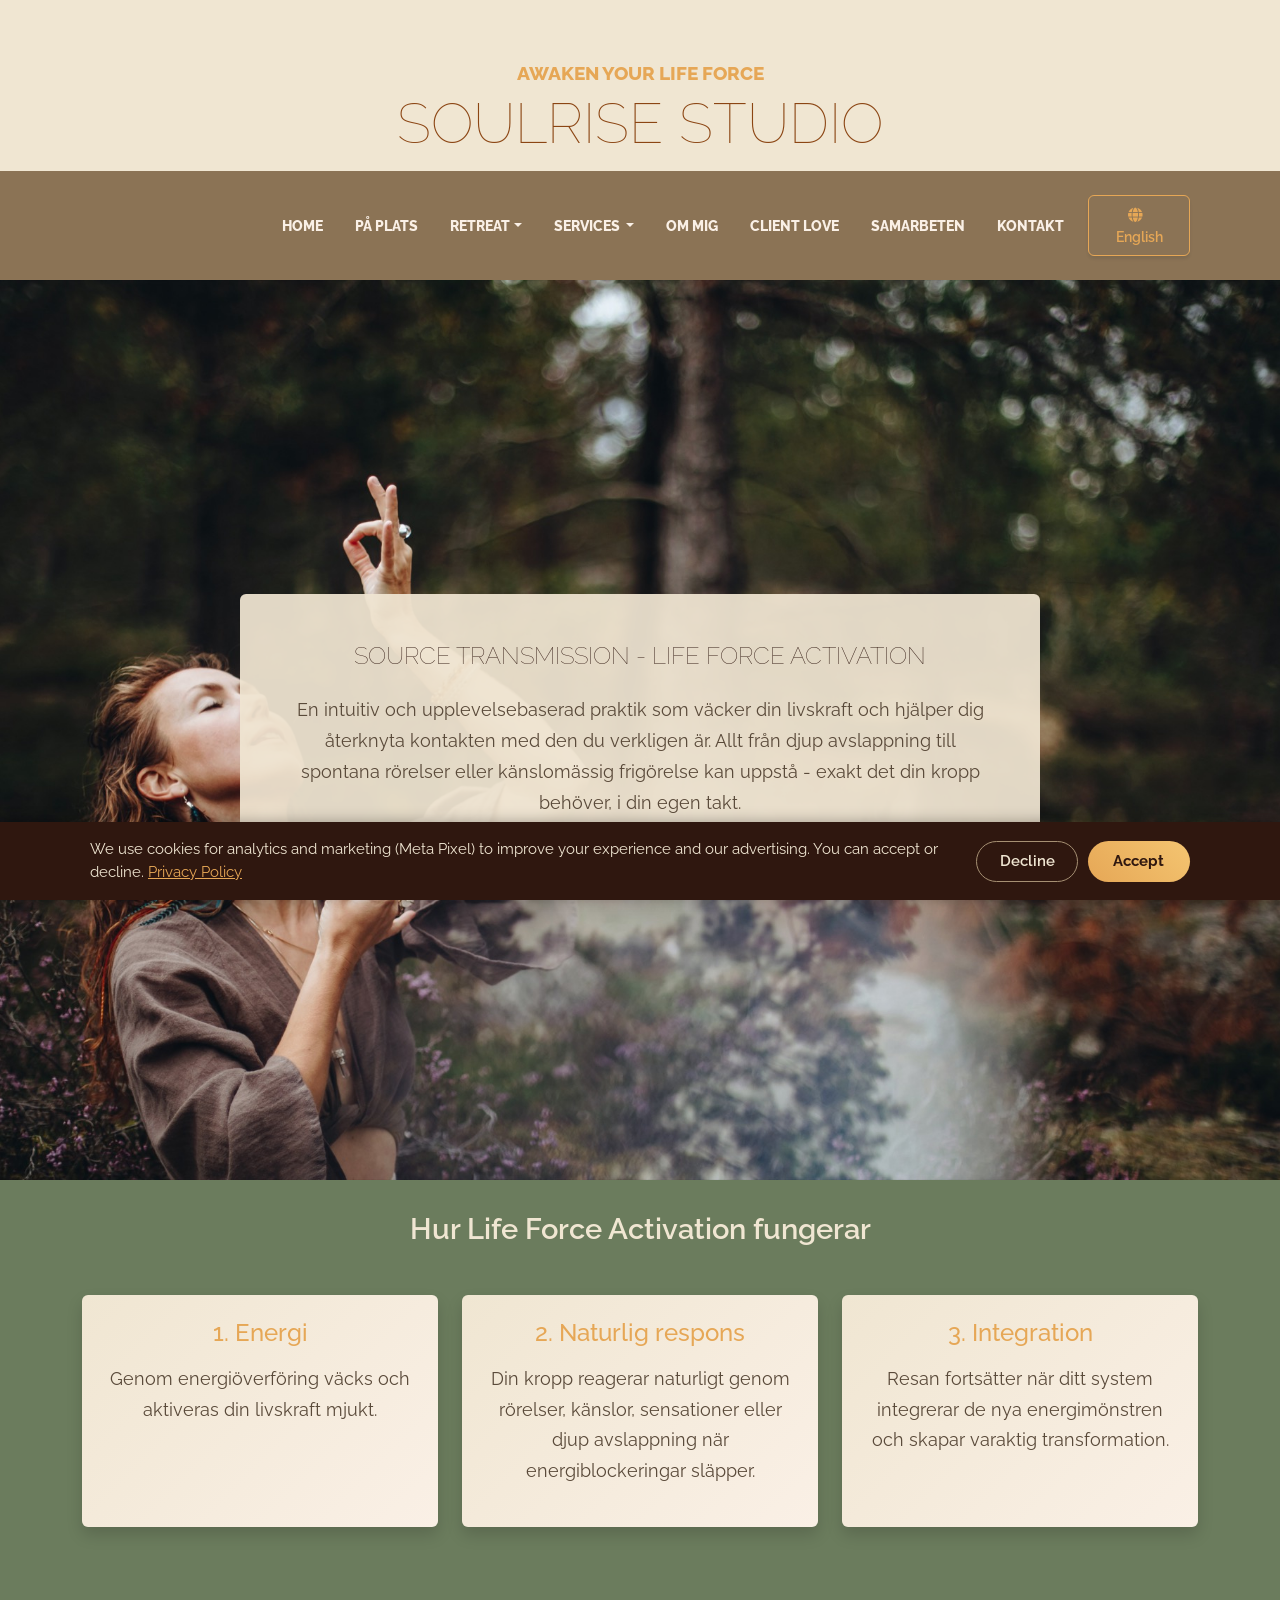
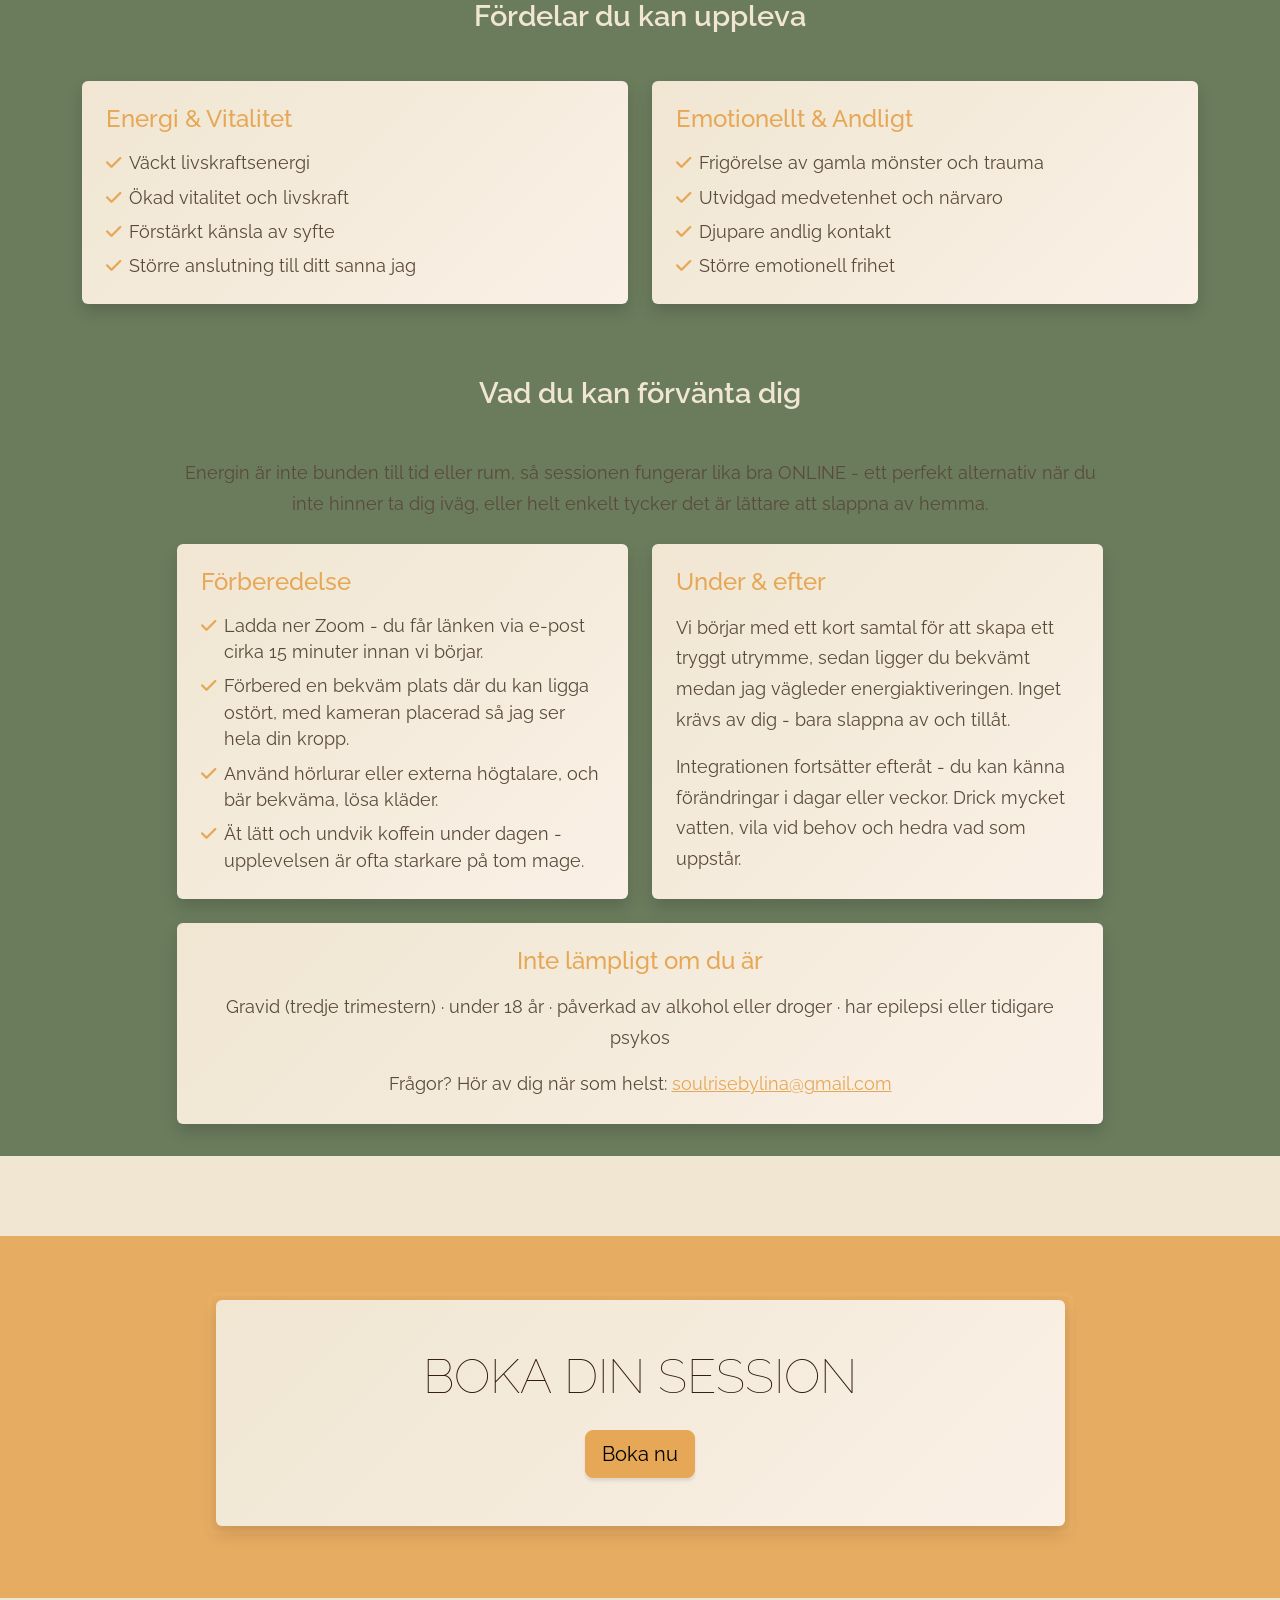
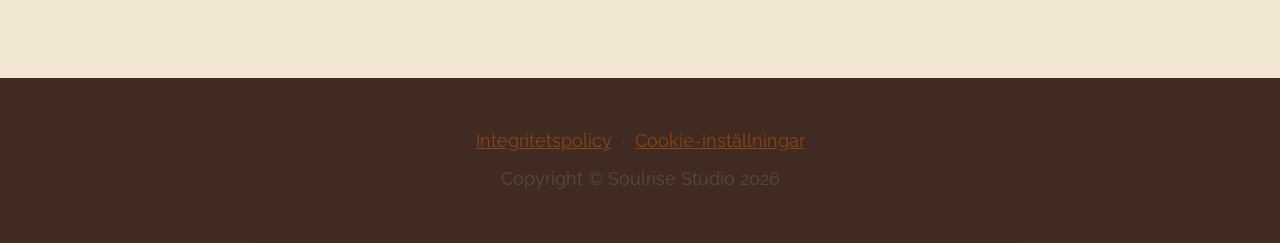
<file: life-force-activation-details.html>
<!DOCTYPE html>
<html lang="sv">
    <head>
        <meta charset="utf-8" />
        <meta name="viewport" content="width=device-width, initial-scale=1, shrink-to-fit=no" />
        <meta name="description" content="Life Force Activation (KAP/Kundalini) med Soulrise Studio – en djupt transformativ energisession som väcker din inre kraft och livsenergi. Boka individuell eller gruppsession." />
        <meta name="keywords" content="life force activation, LFA, KAP, kundalini activation process, kundalini aktivering, energiväckning, transformation, gruppsession, Sverige, Spanien, online" />
        <meta name="author" content="Soulrise Studio" />
        <!-- Open Graph -->
        <meta property="og:type" content="website" />
        <meta property="og:url" content="https://www.soulrisestudio.com/life-force-activation-details.html" />
        <meta property="og:title" content="Life Force Activation | Soulrise Studio – KAP & Kundalini Energiarbete" />
        <meta property="og:description" content="Life Force Activation (KAP/Kundalini) med Soulrise Studio – en djupt transformativ energisession som väcker din inre kraft och livsenergi. Boka individuell eller gruppsession." />
        <meta property="og:image" content="https://www.soulrisestudio.com/assets/img/life-force-activation.jpg" />
        <!-- Twitter Card -->
        <meta name="twitter:card" content="summary_large_image" />
        <meta name="twitter:title" content="Life Force Activation | Soulrise Studio – KAP & Kundalini Energiarbete" />
        <meta name="twitter:description" content="Life Force Activation (KAP/Kundalini) med Soulrise Studio – en djupt transformativ energisession som väcker din inre kraft och livsenergi. Boka individuell eller gruppsession." />
        <meta name="twitter:image" content="https://www.soulrisestudio.com/assets/img/life-force-activation.jpg" />
        <title>Life Force Activation | Soulrise Studio – KAP & Kundalini Energiarbete</title>
        <link rel="canonical" href="https://www.soulrisestudio.com/life-force-activation-details.html" />
        <link rel="icon" type="image/x-icon" href="assets/favicon.ico" />
        <!-- Google fonts-->
        <link rel="preconnect" href="https://fonts.googleapis.com" />
        <link rel="preconnect" href="https://fonts.gstatic.com" crossorigin />
        <link href="https://fonts.googleapis.com/css2?family=Raleway:ital,wght@0,100;0,200;0,300;0,400;0,500;0,600;0,700;0,800;0,900;1,100;1,200;1,300;1,400;1,500;1,600;1,700;1,800;1,900&display=swap" rel="stylesheet" />
        <!-- Font Awesome -->
        <link rel="stylesheet" href="https://cdnjs.cloudflare.com/ajax/libs/font-awesome/6.4.0/css/all.min.css" />
        <!-- Core theme CSS (includes Bootstrap)-->
        <link href="css/styles.css" rel="stylesheet" />
        <style>
            /* Override bg-faded with Om Mig colors */
            .bg-faded {
                background: linear-gradient(135deg, #F0E6D2 0%, #faf0e6 100%) !important;
                border: none !important;
            }
            
            /* Section headings with Om Mig colors */
            .section-heading .section-heading-lower,
            h4, h5 {
                color: #2F170F !important;
            }
            
            /* Special styling for main section headings */
            h3 {
                color: #F0E6D2 !important;
            }
            
            /* Body text with Om Mig colors */
            p, li {
                color: #5a4a3a !important;
                font-size: 1.1rem !important;
            }
            
            /* Page sections with unified green background */
            .page-section {
                background-color: #6b7c5d !important;
                padding: 2rem 0 !important;
            }
            
            /* Remove spacing between sections */
            .page-section + .page-section {
                padding-top: 0 !important;
            }
            
            /* CTA section styling - restore original yellow */
            .page-section.cta {
                background-color: rgba(230, 167, 86, 0.9) !important;
            }
            
            .cta-inner {
                border: none !important;
                box-shadow: 0 0.5rem 1rem rgba(47, 23, 15, 0.15) !important;
            }
            
            /* Hover dropdown functionality */
            .dropdown:hover .dropdown-menu {
                display: block !important;
            }
            
            .dropdown-menu {
                margin-top: 0;
                background-color: #8B7355 !important;
                border: 1px solid #2F170F;
                border-radius: 0.5rem;
                box-shadow: 0 0.5rem 1rem rgba(47, 23, 15, 0.15);
            }
            
            .dropdown-item {
                color: #FAF0E6 !important;
                font-weight: 600;
                padding: 0.5rem 1rem;
                transition: all 0.3s ease;
            }
            
            .dropdown-item:hover,
            .dropdown-item:focus {
                background-color: #e6a756 !important;
                color: #2F170F !important;
            }
            
            .dropdown-divider {
                border-top: 1px solid #2F170F;
                margin: 0.25rem 0;
            }
            
            /* Language toggle button styling */
            #languageToggle {
                border-color: #e6a756;
                color: #e6a756;
                font-weight: 600;
                padding: 0.5rem 1rem;
                font-size: 0.9rem;
            }
            
            #languageToggle:hover {
                background-color: #e6a756;
                color: #000;
                border-color: #e6a756;
            }
            
            /* Mobile navbar brand visibility */
            @media (max-width: 991.98px) {
                #navbarBrand {
                    opacity: 1 !important; /* Always show on mobile */
                }
            }
            
            /* Mobile responsive adjustments */
            @media (max-width: 768px) {
                /* Fix overlay positioning on mobile - convert to static layout */
                .position-absolute {
                    position: static !important;
                    transform: none !important;
                }
                
                /* Make hero section stack vertically on mobile */
                .intro-text {
                    max-width: 100% !important;
                    padding: 2rem !important;
                    margin: 1rem auto !important;
                    position: static !important;
                    z-index: auto !important;
                }
                
                /* Adjust hero text size */
                .intro-text h3 {
                    font-size: 1.2rem !important;
                }
                
                /* Make content sections more mobile-friendly */
                .container {
                    padding: 0 1rem !important;
                }
                
                /* Adjust column layout for mobile */
                .col-lg-4 {
                    margin-bottom: 2rem !important;
                }
                
                /* Make section headings smaller */
                .page-section h3 {
                    font-size: 1.5rem !important;
                }
                
                /* Adjust hero image height for mobile */
                .intro-img {
                    height: 50vh !important;
                }
                
                /* Ensure proper stacking order */
                .page-section {
                    position: relative !important;
                    z-index: 1 !important;
                }
                
                /* Make "Book Your Session" heading smaller on mobile */
                .cta-inner h3 {
                    font-size: 1.2rem !important;
                }
            }
        </style>
    <!-- Cookie consent + consent-gated Meta Pixel / Instagram (see js/consent.js) -->
    <script src="js/consent.js"></script>
    <!-- Meta Pixel conversion tracking -->
    <script>
        document.addEventListener('DOMContentLoaded', function () {
            function fire(eventName) {
                if (typeof fbq === 'function') { fbq('track', eventName); }
            }
            // Contact form submission -> Lead
            document.querySelectorAll('form[action*="formsubmit.co"]').forEach(function (form) {
                form.addEventListener('submit', function () { fire('Lead'); });
            });
            // Clicks on booking / contact links
            document.addEventListener('click', function (e) {
                var link = e.target.closest('a');
                if (!link) return;
                var href = link.getAttribute('href') || '';
                if (href.indexOf('peach.nu') > -1 || href.indexOf('bokadirekt.se') > -1) {
                    fire('Schedule');      // booking buttons
                } else if (href.indexOf('mailto:') === 0 || href.indexOf('wa.me') > -1 || href.indexOf('whatsapp.com') > -1) {
                    fire('Contact');       // email / WhatsApp
                }
            });
        });
    </script>
    <!-- End Meta Pixel conversion tracking -->
    <!-- Meta Pixel ViewContent (fires after cookie consent) -->
    <script>
        window._consentQueue = window._consentQueue || [];
        window._consentQueue.push(function () {
            fbq('track', 'ViewContent', { content_name: 'Life Force Activation', content_category: 'Service' });
        });
    </script>
    <!-- End Meta Pixel ViewContent -->
</head>
    <body>
        <header style="padding-top: 0; margin-top: -1rem;">
            <h1 class="site-heading text-center text-faded d-none d-lg-block" style="margin-bottom: 1rem;">
                <span class="site-heading-upper text-primary mb-2" style="font-size: 1.2rem;">awaken your life force</span>
                <span class="site-heading-lower" style="font-size: 3.5rem;">Soulrise Studio</span>
            </h1>
        </header>
        <!-- Navigation-->
        <nav class="navbar navbar-expand-lg navbar-dark py-lg-4 sticky-top" id="mainNav">
            <div class="container">
                <a class="navbar-brand text-uppercase fw-bold" href="index.html" id="navbarBrand" style="font-size: 1.2rem; opacity: 0; transition: opacity 0.3s ease;">Soulrise Studio</a>
                <button class="navbar-toggler" type="button" data-bs-toggle="collapse" data-bs-target="#navbarSupportedContent" aria-controls="navbarSupportedContent" aria-expanded="false" aria-label="Toggle navigation"><span class="navbar-toggler-icon"></span></button>
                <div class="collapse navbar-collapse" id="navbarSupportedContent">
                    <ul class="navbar-nav ms-auto">
                        <li class="nav-item px-lg-2"><a class="nav-link text-uppercase" href="index.html#home">Home</a></li>
                        <li class="nav-item px-lg-2"><a class="nav-link text-uppercase" href="index.html#events" data-en="In Person" data-sv="På plats">In Person</a></li>
                        <!-- Desktop dropdown -->
                        <li class="nav-item dropdown px-lg-2 d-none d-lg-block">
                            <a class="nav-link dropdown-toggle text-uppercase" href="https://retreat.soulrisestudio.com"
                                id="retreatDropdown" role="button" aria-expanded="false" data-en="Retreat"
                                data-sv="Retreat">Retreat</a>
                            <ul class="dropdown-menu" aria-labelledby="retreatDropdown">
                                <li><a class="dropdown-item" href="https://retreat.soulrisestudio.com" data-en="Wild Goddess Portal · Spain, April 2027" data-sv="Wild Goddess Portal · Spanien, april 2027">Wild Goddess Portal · Spanien</a></li>
                                <li><a class="dropdown-item" href="index.html#events" data-en="Retreat Sweden" data-sv="Retreat Sverige">Retreat Sverige</a></li>
                            </ul>
                        </li>

                        <!-- Mobile: Collapsible retreat menu -->
                        <li class="nav-item px-lg-2 d-lg-none">
                            <a class="nav-link text-uppercase" href="#" data-bs-toggle="collapse"
                                data-bs-target="#mobileRetreatMenu" aria-expanded="false"
                                aria-controls="mobileRetreatMenu" data-en="Retreat ▼" data-sv="Retreat ▼">Retreat ▼</a>
                            <div class="collapse" id="mobileRetreatMenu">
                                <a class="nav-link" href="https://retreat.soulrisestudio.com" style="padding-left: 2rem; font-size: 0.9rem;" data-en="Wild Goddess Portal · Spain, April 2027" data-sv="Wild Goddess Portal · Spanien, april 2027">Wild Goddess Portal · Spanien</a>
                                <a class="nav-link" href="index.html#events" style="padding-left: 2rem; font-size: 0.9rem;" data-en="Retreat Sweden" data-sv="Retreat Sverige">Retreat Sverige</a>
                            </div>
                        </li>
                        <!-- Desktop dropdown -->
                        <li class="nav-item dropdown px-lg-2 d-none d-lg-block">
                            <a class="nav-link dropdown-toggle text-uppercase" href="index.html#services" id="servicesDropdown" role="button" aria-expanded="false">
                                Services
                            </a>
                            <ul class="dropdown-menu" aria-labelledby="servicesDropdown">
                                <li><a class="dropdown-item fw-bold" href="remember-your-power.html" data-en="✨ Remember Your Power · 3-month program" data-sv="✨ Remember Your Power · 3-mån program">✨ Remember Your Power</a></li>
                                <li><a class="dropdown-item" href="index.html#source-connection" data-en="Source Connection Journey · online group" data-sv="Source Connection Journey · grupp online">Source Connection Journey</a></li>
                                <li><hr class="dropdown-divider"></li>
                                <li><a class="dropdown-item" href="index.html#services">All Services</a></li>
                                <li><hr class="dropdown-divider"></li>
                                <li><a class="dropdown-item" href="life-force-activation-details.html">Source Transmission - Life Force Activation</a></li>
                                <li><a class="dropdown-item" href="spinal-energetics-details.html">Spinal Energetics</a></li>
                                <li><a class="dropdown-item" href="breathwork-details.html">Breathwork</a></li>
                                <li><a class="dropdown-item" href="reiki-healing-details.html">Reiki Healing</a></li>
                                <li><a class="dropdown-item" href="index.html#cacao-ceremonies">Cacao Ceremonies</a></li>
                            </ul>
                        </li>
                        
                        <!-- Mobile: Collapsible services menu -->
                        <li class="nav-item px-lg-2 d-lg-none">
                            <a class="nav-link text-uppercase" href="index.html#services" data-bs-toggle="collapse" data-bs-target="#mobileServicesMenu" aria-expanded="false">Services ▼</a>
                            <div class="collapse" id="mobileServicesMenu">
                                <a class="nav-link fw-bold" href="remember-your-power.html" style="padding-left: 2rem; font-size: 0.9rem;" data-en="✨ Remember Your Power · 3-month program" data-sv="✨ Remember Your Power · 3-mån program">✨ Remember Your Power</a>
                                <a class="nav-link" href="index.html#source-connection" style="padding-left: 2rem; font-size: 0.9rem;" data-en="Source Connection Journey · online group" data-sv="Source Connection Journey · grupp online">Source Connection Journey</a>
                                <a class="nav-link" href="life-force-activation-details.html" style="padding-left: 2rem; font-size: 0.9rem;">Source Transmission</a>
                                <a class="nav-link" href="spinal-energetics-details.html" style="padding-left: 2rem; font-size: 0.9rem;">Spinal Energetics</a>
                                <a class="nav-link" href="breathwork-details.html" style="padding-left: 2rem; font-size: 0.9rem;">Breathwork</a>
                                <a class="nav-link" href="reiki-healing-details.html" style="padding-left: 2rem; font-size: 0.9rem;">Reiki Healing</a>
                                <a class="nav-link" href="index.html#cacao-ceremonies" style="padding-left: 2rem; font-size: 0.9rem;">Cacao Ceremonies</a>
                            </div>
                        </li>
                        <li class="nav-item px-lg-2"><a class="nav-link text-uppercase" href="index.html#about" data-en="About" data-sv="Om mig">About</a></li>
                        <li class="nav-item px-lg-2"><a class="nav-link text-uppercase" href="index.html#testimonials" data-en="Client Love" data-sv="Client Love">Client Love</a></li>
                        <li class="nav-item px-lg-2"><a class="nav-link text-uppercase" href="collaborations.html" data-en="Collaborations" data-sv="Samarbeten">Collaborations</a></li>
                        <li class="nav-item px-lg-2"><a class="nav-link text-uppercase" href="index.html#contact" data-en="Contact" data-sv="Kontakt">Contact</a></li>
                    </ul>
                    <ul class="navbar-nav ms-auto">
                        <li class="nav-item px-lg-2">
                            <button id="languageToggle" class="btn btn-outline-light">
                                <i class="fas fa-globe me-2"></i>
                                <span id="langText">Svenska</span>
                            </button>
                        </li>
                    </ul>
                </div>
            </div>
        </nav>
        
        <!-- Hero Image Section -->
        <section style="padding: 0; margin: 0;">
            <!-- Desktop: background image with centered text box -->
            <div class="d-none d-md-block position-relative" style="min-height: 100vh;">
                <img class="img-fluid w-100" src="assets/img/life-force-activation.jpg" alt="Source Transmission - Life Force Activation Session" style="position: absolute; top: 0; left: 0; width: 100%; height: 100%; object-fit: cover;" />
                <div class="container position-relative d-flex align-items-center justify-content-center" style="min-height: 100vh; z-index: 2;">
                    <div class="row justify-content-center w-100">
                        <div class="col-lg-9">
                            <div class="intro-text text-center p-5 rounded" style="background-color: rgba(240, 230, 210, 0.93); max-width: 800px; margin: 0 auto;">
                                <h3 class="section-heading mb-4" style="font-size: 1.5rem !important;">
                                    <span class="section-heading-lower" style="font-size: 1.5rem !important;" data-en="Source Transmission - Life Force Activation" data-sv="Source Transmission - Life Force Activation">Source Transmission - Life Force Activation</span>
                                </h3>
                                <p class="mb-0"><span data-en="An intuitive, experience-based practice that awakens your life force and helps you reconnect with who you truly are. Expect anything from deep relaxation to spontaneous movement or emotional release - whatever your body needs, unfolding naturally at its own pace." data-sv="En intuitiv och upplevelsebaserad praktik som väcker din livskraft och hjälper dig återknyta kontakten med den du verkligen är. Allt från djup avslappning till spontana rörelser eller känslomässig frigörelse kan uppstå - exakt det din kropp behöver, i din egen takt.">An intuitive, experience-based practice that awakens your life force and helps you reconnect with who you truly are. Expect anything from deep relaxation to spontaneous movement or emotional release - whatever your body needs, unfolding naturally at its own pace.</span></p>
                            </div>
                        </div>
                    </div>
                </div>
            </div>
            <!-- Mobile: same layout as spinal energetics -->
            <div class="w-100 d-md-none position-relative">
                <img class="intro-img img-fluid w-100" src="assets/img/life-force-activation.jpg" alt="Source Transmission - Life Force Activation Session" style="height: 70vh; object-fit: cover; margin-top: 0;" />
                <div class="position-absolute top-50 start-50 translate-middle">
                    <div class="intro-text text-center p-5 rounded" style="background-color: rgba(240, 230, 210, 0.9); max-width: 800px;">
                        <h3 class="section-heading mb-4" style="font-size: 1.5rem !important;">
                            <span class="section-heading-lower" style="font-size: 1.5rem !important;" data-en="Source Transmission - Life Force Activation" data-sv="Source Transmission - Life Force Activation">Source Transmission - Life Force Activation</span>
                        </h3>
                        <p class="mb-0"><span data-en="An intuitive, experience-based practice that awakens your life force and helps you reconnect with who you truly are. Expect anything from deep relaxation to spontaneous movement or emotional release - whatever your body needs, unfolding naturally at its own pace." data-sv="En intuitiv och upplevelsebaserad praktik som väcker din livskraft och hjälper dig återknyta kontakten med den du verkligen är. Allt från djup avslappning till spontana rörelser eller känslomässig frigörelse kan uppstå - exakt det din kropp behöver, i din egen takt.">An intuitive, experience-based practice that awakens your life force and helps you reconnect with who you truly are. Expect anything from deep relaxation to spontaneous movement or emotional release - whatever your body needs, unfolding naturally at its own pace.</span></p>
                    </div>
                </div>
            </div>
        </section>

        <!-- Main Content Section -->
        <section class="page-section" style="margin-top: 0; padding-top: 2rem;">
            <div class="container">


                <!-- How it Works -->
                <div class="text-center mb-5">
                    <h3 style="font-size: 1.8rem; font-weight: 600; color: #F0E6D2;">
                        <span><span data-en="How Life Force Activation Works" data-sv="Hur Life Force Activation fungerar">How Life Force Activation Works</span></span>
                    </h3>
                </div>
                <div class="row mb-5">
                    <div class="col-lg-4 mb-4">
                        <div class="bg-faded p-4 rounded shadow h-100 text-center">
                            <h4 class="text-primary mb-3"><span data-en="1. Energy" data-sv="1. Energi">1. Energy</span></h4>
                            <p><span data-en="Through energy transmission, your life force is gently awakened and activated." data-sv="Genom energiöverföring väcks och aktiveras din livskraft mjukt.">Through energy transmission, your life force is gently awakened and activated.</span></p>
                        </div>
                    </div>
                    <div class="col-lg-4 mb-4">
                        <div class="bg-faded p-4 rounded shadow h-100 text-center">
                            <h4 class="text-primary mb-3"><span data-en="2. Natural Response" data-sv="2. Naturlig respons">2. Natural Response</span></h4>
                            <p><span data-en="Your body responds naturally through movement, emotions, sensations, or deep relaxation as energy blocks release." data-sv="Din kropp reagerar naturligt genom rörelser, känslor, sensationer eller djup avslappning när energiblockeringar släpper.">Your body responds naturally through movement, emotions, sensations, or deep relaxation as energy blocks release.</span></p>
                        </div>
                    </div>
                    <div class="col-lg-4 mb-4">
                        <div class="bg-faded p-4 rounded shadow h-100 text-center">
                            <h4 class="text-primary mb-3"><span data-en="3. Integration" data-sv="3. Integration">3. Integration</span></h4>
                            <p><span data-en="The journey continues as your system integrates the new energy patterns, creating lasting transformation." data-sv="Resan fortsätter när ditt system integrerar de nya energimönstren och skapar varaktig transformation.">The journey continues as your system integrates the new energy patterns, creating lasting transformation.</span></p>
                        </div>
                    </div>
                </div>

                <!-- Benefits Section -->
                <div class="text-center mb-5">
                    <h3 style="font-size: 1.8rem; font-weight: 600;">
                        <span><span data-en="Benefits You May Experience" data-sv="Fördelar du kan uppleva">Benefits You May Experience</span></span>
                    </h3>
                </div>
                <div class="row mb-5">
                    <div class="col-lg-6 mb-4">
                        <div class="bg-faded p-4 rounded shadow h-100">
                            <h4 class="text-primary mb-3"><span data-en="Energy & Vitality" data-sv="Energi & Vitalitet">Energy & Vitality</span></h4>
                            <ul class="list-unstyled mb-0">
                                <li class="d-flex align-items-start mb-2"><i class="fas fa-check text-primary me-2 mt-1"></i><span><span data-en="Awakened life force energy" data-sv="Väckt livskraftsenergi">Awakened life force energy</span></span></li>
                                <li class="d-flex align-items-start mb-2"><i class="fas fa-check text-primary me-2 mt-1"></i><span><span data-en="Increased vitality and aliveness" data-sv="Ökad vitalitet och livskraft">Increased vitality and aliveness</span></span></li>
                                <li class="d-flex align-items-start mb-2"><i class="fas fa-check text-primary me-2 mt-1"></i><span><span data-en="Enhanced sense of purpose" data-sv="Förstärkt känsla av syfte">Enhanced sense of purpose</span></span></li>
                                <li class="d-flex align-items-start mb-0"><i class="fas fa-check text-primary me-2 mt-1"></i><span><span data-en="Greater connection to your true self" data-sv="Större anslutning till ditt sanna jag">Greater connection to your true self</span></span></li>
                            </ul>
                        </div>
                    </div>
                    <div class="col-lg-6 mb-4">
                        <div class="bg-faded p-4 rounded shadow h-100">
                            <h4 class="text-primary mb-3"><span data-en="Emotional & Spiritual" data-sv="Emotionellt & Andligt">Emotional & Spiritual</span></h4>
                            <ul class="list-unstyled mb-0">
                                <li class="d-flex align-items-start mb-2"><i class="fas fa-check text-primary me-2 mt-1"></i><span><span data-en="Release of old patterns and trauma" data-sv="Frigörelse av gamla mönster och trauma">Release of old patterns and trauma</span></span></li>
                                <li class="d-flex align-items-start mb-2"><i class="fas fa-check text-primary me-2 mt-1"></i><span><span data-en="Expanded awareness and presence" data-sv="Utvidgad medvetenhet och närvaro">Expanded awareness and presence</span></span></li>
                                <li class="d-flex align-items-start mb-2"><i class="fas fa-check text-primary me-2 mt-1"></i><span><span data-en="Deeper spiritual connection" data-sv="Djupare andlig kontakt">Deeper spiritual connection</span></span></li>
                                <li class="d-flex align-items-start mb-0"><i class="fas fa-check text-primary me-2 mt-1"></i><span><span data-en="Greater emotional freedom" data-sv="Större emotionell frihet">Greater emotional freedom</span></span></li>
                            </ul>
                        </div>
                    </div>
                </div>

                <!-- What to Expect -->
                <div class="text-center mb-5">
                    <h3 style="font-size: 1.8rem; font-weight: 600;">
                        <span><span data-en="What to Expect" data-sv="Vad du kan förvänta dig">What to Expect</span></span>
                    </h3>
                </div>
                
                <div class="row">
                    <div class="col-lg-10 mx-auto">
                        <p class="text-center mb-4"><span data-en="Energy is not bound by time or space, so sessions work just as well ONLINE - a perfect alternative when travel isn't an option, or your own home simply feels easier to relax in." data-sv="Energin är inte bunden till tid eller rum, så sessionen fungerar lika bra ONLINE - ett perfekt alternativ när du inte hinner ta dig iväg, eller helt enkelt tycker det är lättare att slappna av hemma.">Energy is not bound by time or space, so sessions work just as well ONLINE - a perfect alternative when travel isn't an option, or your own home simply feels easier to relax in.</span></p>
                        <div class="row">
                            <div class="col-lg-6 mb-4">
                                <div class="bg-faded p-4 rounded shadow h-100">
                                    <h4 class="text-primary mb-3"><span data-en="Preparation" data-sv="Förberedelse">Preparation</span></h4>
                                    <ul class="list-unstyled mb-0">
                                        <li class="d-flex align-items-start mb-2"><i class="fas fa-check text-primary me-2 mt-1"></i><span><span data-en="Download Zoom - you'll get the link by email about 15 minutes before we start." data-sv="Ladda ner Zoom - du får länken via e-post cirka 15 minuter innan vi börjar.">Download Zoom - you'll get the link by email about 15 minutes before we start.</span></span></li>
                                        <li class="d-flex align-items-start mb-2"><i class="fas fa-check text-primary me-2 mt-1"></i><span><span data-en="Set up a comfortable spot to lie down undisturbed, camera positioned so I can see your whole body." data-sv="Förbered en bekväm plats där du kan ligga ostört, med kameran placerad så jag ser hela din kropp.">Set up a comfortable spot to lie down undisturbed, camera positioned so I can see your whole body.</span></span></li>
                                        <li class="d-flex align-items-start mb-2"><i class="fas fa-check text-primary me-2 mt-1"></i><span><span data-en="Use headphones or external speakers, and wear loose, comfortable clothing." data-sv="Använd hörlurar eller externa högtalare, och bär bekväma, lösa kläder.">Use headphones or external speakers, and wear loose, comfortable clothing.</span></span></li>
                                        <li class="d-flex align-items-start mb-0"><i class="fas fa-check text-primary me-2 mt-1"></i><span><span data-en="Eat lightly and skip caffeine that day - the experience is often stronger on an empty stomach." data-sv="Ät lätt och undvik koffein under dagen - upplevelsen är ofta starkare på tom mage.">Eat lightly and skip caffeine that day - the experience is often stronger on an empty stomach.</span></span></li>
                                    </ul>
                                </div>
                            </div>
                            <div class="col-lg-6 mb-4">
                                <div class="bg-faded p-4 rounded shadow h-100">
                                    <h4 class="text-primary mb-3"><span data-en="During & After" data-sv="Under & efter">During & After</span></h4>
                                    <p class="mb-3"><span data-en="We begin with a short conversation to create a safe space, then you lie comfortably while I guide the energy activation. Nothing is required from you - simply relax and allow." data-sv="Vi börjar med ett kort samtal för att skapa ett tryggt utrymme, sedan ligger du bekvämt medan jag vägleder energiaktiveringen. Inget krävs av dig - bara slappna av och tillåt.">We begin with a short conversation to create a safe space, then you lie comfortably while I guide the energy activation. Nothing is required from you - simply relax and allow.</span></p>
                                    <p class="mb-0"><span data-en="Integration continues afterwards - you may feel shifts for days or weeks. Drink plenty of water, rest when needed, and honor whatever arises." data-sv="Integrationen fortsätter efteråt - du kan känna förändringar i dagar eller veckor. Drick mycket vatten, vila vid behov och hedra vad som uppstår.">Integration continues afterwards - you may feel shifts for days or weeks. Drink plenty of water, rest when needed, and honor whatever arises.</span></p>
                                </div>
                            </div>
                        </div>
                        <div class="bg-faded p-4 rounded shadow text-center">
                            <h4 class="text-primary mb-3"><span data-en="Not Suitable If You Are" data-sv="Inte lämpligt om du är">Not Suitable If You Are</span></h4>
                            <p class="mb-3"><span data-en="Pregnant (3rd trimester) &middot; under 18 &middot; under the influence of alcohol or drugs &middot; living with epilepsy or a history of psychosis" data-sv="Gravid (tredje trimestern) &middot; under 18 år &middot; påverkad av alkohol eller droger &middot; har epilepsi eller tidigare psykos">Pregnant (3rd trimester) &middot; under 18 &middot; under the influence of alcohol or drugs &middot; living with epilepsy or a history of psychosis</span></p>
                            <p class="mb-0"><span data-en="Questions? Reach out anytime:" data-sv="Frågor? Hör av dig när som helst:">Questions? Reach out anytime:</span> <a href="mailto:soulrisebylina@gmail.com">soulrisebylina@gmail.com</a></p>
                        </div>
                    </div>
                </div>
            </div>
        </section>

        <!-- Booking Section -->
        <section class="page-section cta" style="padding: 2rem 0;">
            <div class="container" style="padding: 2rem 0;">
                <div class="row">
                    <div class="col-xl-9 mx-auto">
                        <div class="cta-inner bg-faded text-center rounded shadow-lg p-5" style="margin: 2rem 0 0.5rem 0;">
                            <h2 class="section-heading mb-4">
                                <span class="section-heading-lower"><span data-en="Book Your Session" data-sv="Boka din session">Book Your Session</span></span>
                            </h2>
                            <div class="d-flex justify-content-center gap-3 flex-wrap">
                                <a class="btn btn-primary btn-lg" href="index.html#book-online"><span data-en="Book Now" data-sv="Boka nu">Boka nu</span></a>
                            </div>
                        </div>
                    </div>
                </div>
            </div>
        </section>
        
        <footer class="footer text-faded text-center py-5">
            <div class="container"><p class="m-0 small mb-2">
                <a href="integritetspolicy.html" class="text-faded" style="text-decoration:underline;"
                    data-en="Privacy Policy" data-sv="Integritetspolicy">Privacy Policy</a>
                &nbsp;&middot;&nbsp;
                <a href="#" onclick="openCookieSettings();return false;" class="text-faded" style="text-decoration:underline;"
                    data-en="Cookie settings" data-sv="Cookie-inställningar">Cookie settings</a>
            </p>
            <p class="m-0 small">Copyright &copy; Soulrise Studio 2026</p></div>
        </footer>
        <!-- Bootstrap core JS-->
        <script src="https://cdn.jsdelivr.net/npm/bootstrap@5.2.3/dist/js/bootstrap.bundle.min.js"></script>
        <!-- Core theme JS-->
        <script src="js/scripts.js"></script>
        
        <script>
            // Language switching functionality with persistence
            let currentLanguage = localStorage.getItem('selectedLanguage') || 'sv';
            
            document.addEventListener('DOMContentLoaded', function() {
                const languageToggle = document.getElementById('languageToggle');
                const langText = document.getElementById('langText');
                
                // Function to update language display
                function updateLanguageDisplay() {
                    langText.textContent = currentLanguage === 'en' ? 'Svenska' : 'English';
                }
                
                // Function to apply translations
                function applyTranslations() {
                    const elementsWithTranslation = document.querySelectorAll('[data-en][data-sv]');
                    elementsWithTranslation.forEach(element => {
                        const newText = element.getAttribute('data-' + currentLanguage);
                        if (newText) {
                            element.textContent = newText;
                        }
                    });
                }
                
                // Initialize on page load
                updateLanguageDisplay();
                applyTranslations();
                
                languageToggle.addEventListener('click', function() {
                    // Toggle language
                    currentLanguage = currentLanguage === 'en' ? 'sv' : 'en';
                    
                    // Save to localStorage
                    localStorage.setItem('selectedLanguage', currentLanguage);
                    
                    // Update display and apply translations
                    updateLanguageDisplay();
                    applyTranslations();
                });
                
                // Navbar brand visibility based on header visibility
                const header = document.querySelector('header');
                const navbarBrand = document.getElementById('navbarBrand');
                
                function handleScroll() {
                    const headerRect = header.getBoundingClientRect();
                    const headerVisible = headerRect.bottom > 0;
                    
                    if (headerVisible) {
                        // Header is visible, hide navbar brand
                        navbarBrand.style.opacity = '0';
                    } else {
                        // Header is not visible, show navbar brand
                        navbarBrand.style.opacity = '1';
                    }
                }
                
                // Add scroll event listener
                window.addEventListener('scroll', handleScroll);
                
                // Initial check
                handleScroll();
            });
        </script>
    </body>
</html>
</file>
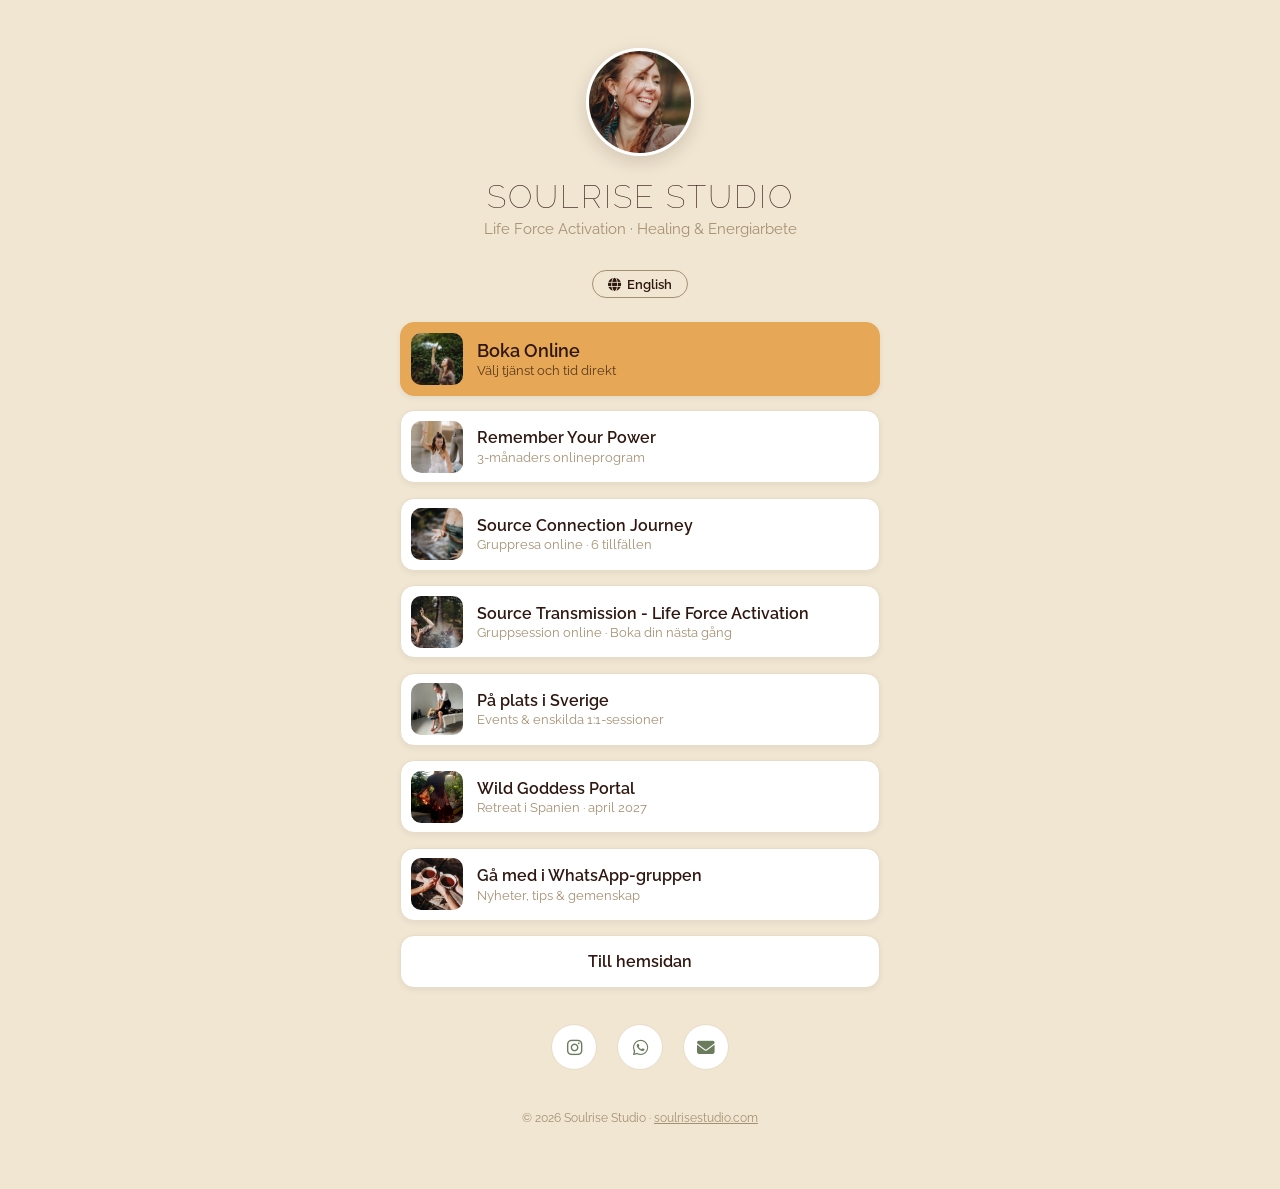
<file: links.html>
<!DOCTYPE html>
<html lang="sv">

<head>
    <meta charset="utf-8" />
    <meta name="viewport" content="width=device-width, initial-scale=1, shrink-to-fit=no" />
    <meta name="description" content="Alla länkar till Soulrise Studio — boka online, program, retreat och recensioner." />
    <meta name="robots" content="noindex" />
    <title>Soulrise Studio | Länkar</title>
    <link rel="icon" type="image/x-icon" href="assets/favicon.ico" />
    <!-- Open Graph / link preview -->
    <meta property="og:type" content="website" />
    <meta property="og:url" content="https://www.soulrisestudio.com/links.html" />
    <meta property="og:title" content="Soulrise Studio | Länkar" />
    <meta property="og:description"
        content="Alla länkar till Soulrise Studio — boka online, program, retreat och recensioner." />
    <meta property="og:image" content="https://www.soulrisestudio.com/assets/img/lina-profile.jpg" />
    <meta name="twitter:card" content="summary_large_image" />
    <meta name="twitter:title" content="Soulrise Studio | Länkar" />
    <meta name="twitter:description"
        content="Alla länkar till Soulrise Studio — boka online, program, retreat och recensioner." />
    <meta name="twitter:image" content="https://www.soulrisestudio.com/assets/img/lina-profile.jpg" />
    <!-- Google fonts-->
    <link rel="preconnect" href="https://fonts.googleapis.com" />
    <link rel="preconnect" href="https://fonts.gstatic.com" crossorigin />
    <link
        href="https://fonts.googleapis.com/css2?family=Raleway:ital,wght@0,100;0,300;0,400;0,600;0,700;0,800&display=swap"
        rel="stylesheet" />
    <link rel="stylesheet" href="https://cdnjs.cloudflare.com/ajax/libs/font-awesome/6.4.0/css/all.min.css" />
    <style>
        :root {
            --cream: #F0E6D2;
            --dark: #2F170F;
            --accent: #e6a756;
            --sage: #6b7c5d;
            --tan: #a69073;
        }

        * {
            box-sizing: border-box;
        }

        body {
            margin: 0;
            font-family: "Raleway", -apple-system, BlinkMacSystemFont, "Segoe UI", sans-serif;
            background-color: var(--cream);
            color: var(--dark);
            min-height: 100vh;
            display: flex;
            justify-content: center;
            padding: 3rem 1.25rem 4rem;
        }

        .wrap {
            width: 100%;
            max-width: 480px;
            text-align: center;
        }

        .avatar {
            width: 108px;
            height: 108px;
            border-radius: 50%;
            object-fit: cover;
            border: 3px solid #ffffff;
            box-shadow: 0 6px 18px rgba(47, 23, 15, 0.15);
        }

        h1 {
            text-transform: uppercase;
            font-weight: 100;
            font-size: 2rem;
            letter-spacing: 2px;
            margin: 1.1rem 0 0.35rem;
        }

        .tagline {
            font-size: 0.95rem;
            color: var(--tan);
            margin: 0 0 2rem;
        }

        .link-list {
            display: flex;
            flex-direction: column;
            gap: 0.9rem;
        }

        .link-btn {
            display: flex;
            align-items: center;
            gap: 0.9rem;
            text-align: left;
            text-decoration: none;
            color: var(--dark);
            background-color: #ffffff;
            border: 1px solid #e7dcc7;
            border-radius: 14px;
            padding: 0.6rem 1.1rem 0.6rem 0.6rem;
            font-weight: 600;
            font-size: 1.02rem;
            box-shadow: 0 2px 6px rgba(47, 23, 15, 0.06);
            transition: transform 0.15s ease, box-shadow 0.15s ease;
        }

        .link-btn:hover {
            transform: translateY(-2px);
            box-shadow: 0 6px 14px rgba(47, 23, 15, 0.12);
        }

        .link-thumb {
            width: 52px;
            height: 52px;
            border-radius: 10px;
            object-fit: cover;
            flex: none;
        }

        .link-text {
            display: flex;
            flex-direction: column;
        }

        .link-btn .sub {
            display: block;
            font-weight: 400;
            font-size: 0.82rem;
            color: var(--tan);
            margin-top: 0.15rem;
        }

        .link-btn.primary {
            background-color: var(--accent);
            border-color: var(--accent);
            color: var(--dark);
            font-size: 1.1rem;
        }

        .link-btn.primary .sub {
            color: #5a3a1c;
        }

        .link-btn.no-thumb {
            padding: 1rem 1.25rem;
            justify-content: center;
            text-align: center;
        }

        .icon-row {
            display: flex;
            justify-content: center;
            gap: 1.25rem;
            margin-top: 2.25rem;
        }

        .icon-row a {
            width: 46px;
            height: 46px;
            border-radius: 50%;
            background-color: #ffffff;
            border: 1px solid #e7dcc7;
            display: flex;
            align-items: center;
            justify-content: center;
            color: var(--sage);
            font-size: 1.1rem;
            text-decoration: none;
        }

        footer {
            margin-top: 2.5rem;
            font-size: 0.78rem;
            color: var(--tan);
        }

        footer a {
            color: var(--tan);
        }

        .lang-toggle {
            display: inline-flex;
            align-items: center;
            gap: 0.4rem;
            background: none;
            border: 1px solid var(--tan);
            border-radius: 999px;
            padding: 0.35rem 0.9rem;
            font-family: inherit;
            font-size: 0.82rem;
            font-weight: 600;
            color: var(--dark);
            cursor: pointer;
            margin-bottom: 1.5rem;
        }
    </style>
</head>

<body>
    <div class="wrap">
        <img class="avatar" src="assets/img/lina-profile.jpg" alt="Lina Boström – Soulrise Studio" />
        <h1>Soulrise Studio</h1>
        <p class="tagline" data-en="Life Force Activation · Healing &amp; Energy Work"
            data-sv="Life Force Activation · Healing &amp; Energiarbete">Life Force Activation · Healing &amp;
            Energiarbete</p>

        <button type="button" class="lang-toggle" id="languageToggle">
            <i class="fas fa-globe" aria-hidden="true"></i>
            <span id="langText">English</span>
        </button>

        <div class="link-list">
            <a class="link-btn primary" href="https://www.soulrisestudio.com/#book-online">
                <img class="link-thumb" src="assets/img/intro.jpg" alt="" />
                <span class="link-text">
                    <span data-en="Book Online" data-sv="Boka Online">Boka Online</span>
                    <span class="sub" data-en="Choose a service and time directly"
                        data-sv="Välj tjänst och tid direkt">Välj tjänst och tid direkt</span>
                </span>
            </a>

            <a class="link-btn" href="https://www.soulrisestudio.com/remember-your-power.html">
                <img class="link-thumb" src="assets/img/hem-till-dig-sjalv.jpg" alt="" />
                <span class="link-text">
                    <span>Remember Your Power</span>
                    <span class="sub" data-en="3-month online program"
                        data-sv="3-månaders onlineprogram">3-månaders onlineprogram</span>
                </span>
            </a>

            <a class="link-btn" href="https://www.soulrisestudio.com/#source-connection">
                <img class="link-thumb" src="assets/img/about.jpg" alt="" />
                <span class="link-text">
                    <span>Source Connection Journey</span>
                    <span class="sub" data-en="Online group journey · 6 sessions"
                        data-sv="Gruppresa online · 6 tillfällen">Gruppresa online · 6 tillfällen</span>
                </span>
            </a>

            <a class="link-btn" href="https://www.soulrisestudio.com/#book-online">
                <img class="link-thumb" src="assets/img/life-force-activation.jpg" alt="" />
                <span class="link-text">
                    <span>Source Transmission - Life Force Activation</span>
                    <span class="sub" data-en="Online group session · Book your next spot"
                        data-sv="Gruppsession online · Boka din nästa gång">Gruppsession online · Boka din nästa
                        gång</span>
                </span>
            </a>

            <a class="link-btn" href="https://www.soulrisestudio.com/#events">
                <img class="link-thumb" src="assets/img/spinal-energetics-akersberga.jpg" alt="" />
                <span class="link-text">
                    <span data-en="In Person in Sweden" data-sv="På plats i Sverige">På plats i Sverige</span>
                    <span class="sub" data-en="Events &amp; private 1:1 sessions"
                        data-sv="Events &amp; enskilda 1:1-sessioner">Events &amp; enskilda 1:1-sessioner</span>
                </span>
            </a>

            <a class="link-btn" href="https://retreat.soulrisestudio.com">
                <img class="link-thumb" src="assets/img/wild-goddess-portal.jpg" alt="" />
                <span class="link-text">
                    <span>Wild Goddess Portal</span>
                    <span class="sub" data-en="Retreat in Spain · April 2027"
                        data-sv="Retreat i Spanien · april 2027">Retreat i Spanien · april 2027</span>
                </span>
            </a>

            <a class="link-btn" href="https://chat.whatsapp.com/HNXZ2CZYXxYFR9FMo2dBQt" target="_blank"
                rel="noopener">
                <img class="link-thumb" src="assets/img/cacao-ceremony.jpg" alt="" />
                <span class="link-text">
                    <span data-en="Join the WhatsApp Group" data-sv="Gå med i WhatsApp-gruppen">Gå med i
                        WhatsApp-gruppen</span>
                    <span class="sub" data-en="News, tips &amp; community"
                        data-sv="Nyheter, tips &amp; gemenskap">Nyheter, tips &amp; gemenskap</span>
                </span>
            </a>

            <a class="link-btn no-thumb" href="https://www.soulrisestudio.com/">
                <span data-en="Visit the Website" data-sv="Till hemsidan">Till hemsidan</span>
            </a>
        </div>

        <div class="icon-row">
            <a href="https://www.instagram.com/soulrise.bylina?igsh=bnEwZHdrdGNjMGF3&utm_source=qr" target="_blank"
                rel="noopener" aria-label="Instagram">
                <i class="fab fa-instagram"></i>
            </a>
            <a href="https://chat.whatsapp.com/HNXZ2CZYXxYFR9FMo2dBQt" target="_blank" rel="noopener"
                aria-label="WhatsApp">
                <i class="fab fa-whatsapp"></i>
            </a>
            <a href="mailto:soulrisebylina@gmail.com" aria-label="E-post">
                <i class="fas fa-envelope"></i>
            </a>
        </div>

        <footer>
            © 2026 Soulrise Studio · <a href="https://www.soulrisestudio.com/">soulrisestudio.com</a>
        </footer>
    </div>

    <script>
        let currentLanguage = localStorage.getItem('selectedLanguage') || 'sv';

        function updateLanguageDisplay() {
            document.getElementById('langText').textContent = currentLanguage === 'en' ? 'Svenska' : 'English';
        }

        function applyTranslations() {
            document.querySelectorAll('[data-en][data-sv]').forEach((el) => {
                const text = el.getAttribute('data-' + currentLanguage);
                if (text) el.innerHTML = text;
            });
        }

        updateLanguageDisplay();
        applyTranslations();

        document.getElementById('languageToggle').addEventListener('click', () => {
            currentLanguage = currentLanguage === 'en' ? 'sv' : 'en';
            localStorage.setItem('selectedLanguage', currentLanguage);
            updateLanguageDisplay();
            applyTranslations();
        });
    </script>
</body>

</html>
</file>
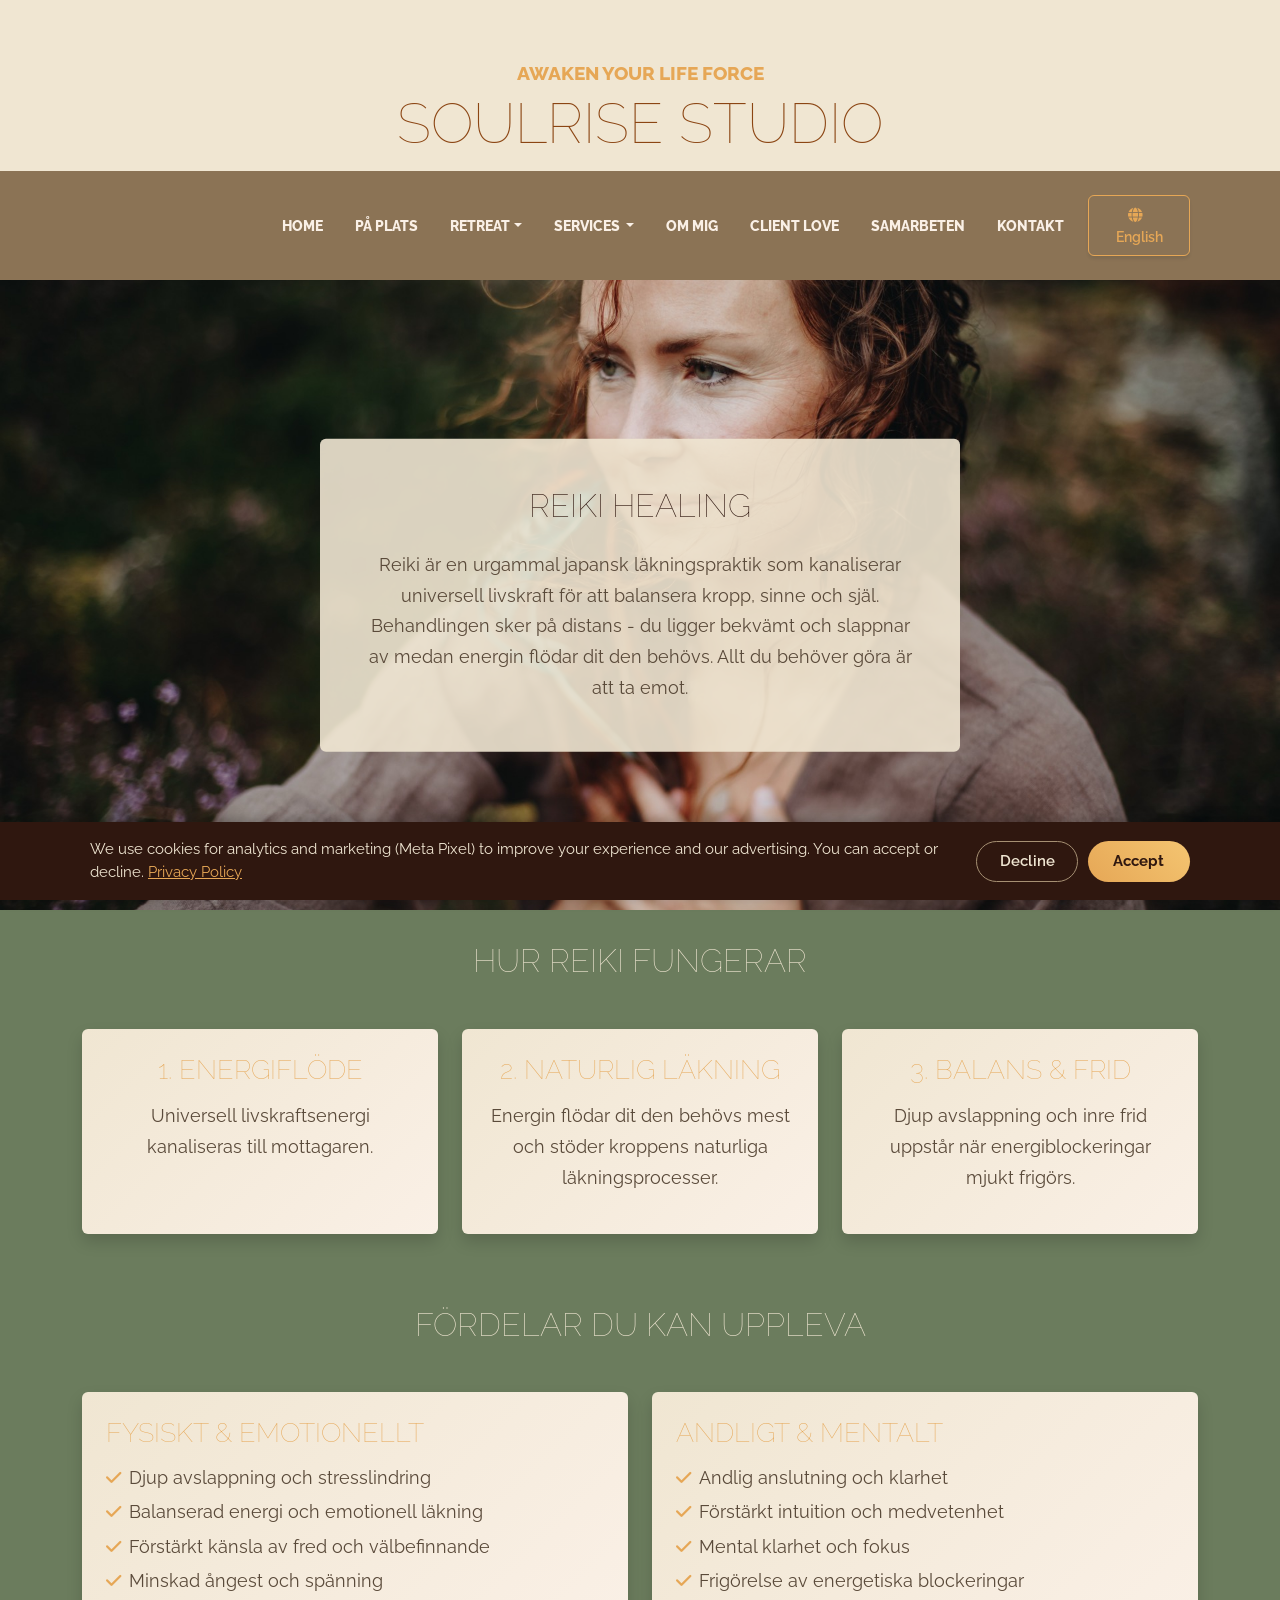
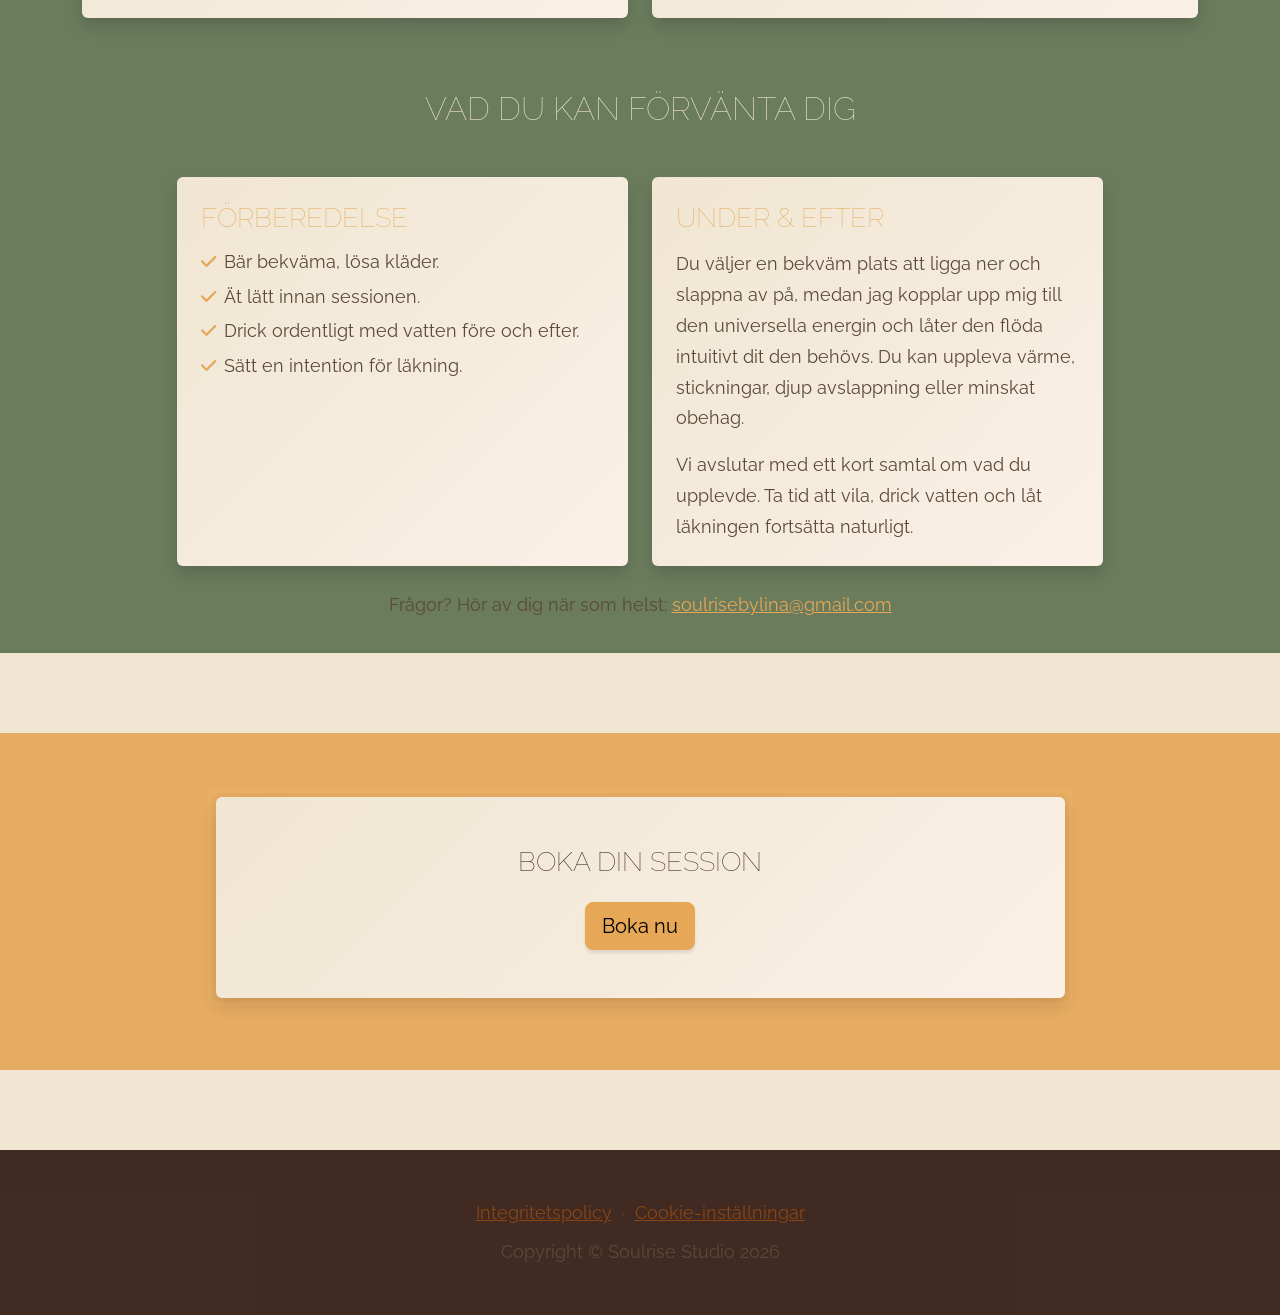
<file: reiki-healing-details.html>
<!DOCTYPE html>
<html lang="sv">
    <head>
        <meta charset="utf-8" />
        <meta name="viewport" content="width=device-width, initial-scale=1, shrink-to-fit=no" />
        <meta name="description" content="Reiki Healing med Soulrise Studio – en mjuk och kraftfull energiläkning som balanserar kropp, sinne och själ. Boka en individuell session i Sverige, Spanien eller online." />
        <meta name="keywords" content="reiki healing, energiläkning, reiki session, reiki Sverige, reiki online, chakra balans, holistisk healing, stresshantering, naprapat" />
        <meta name="author" content="Soulrise Studio" />
        <!-- Open Graph -->
        <meta property="og:type" content="website" />
        <meta property="og:url" content="https://www.soulrisestudio.com/reiki-healing-details.html" />
        <meta property="og:title" content="Reiki Healing | Soulrise Studio – Energiläkning för Kropp & Själ" />
        <meta property="og:description" content="Reiki Healing med Soulrise Studio – en mjuk och kraftfull energiläkning som balanserar kropp, sinne och själ. Boka en individuell session i Sverige, Spanien eller online." />
        <meta property="og:image" content="https://www.soulrisestudio.com/assets/img/reiki-healing.jpg" />
        <!-- Twitter Card -->
        <meta name="twitter:card" content="summary_large_image" />
        <meta name="twitter:title" content="Reiki Healing | Soulrise Studio – Energiläkning för Kropp & Själ" />
        <meta name="twitter:description" content="Reiki Healing med Soulrise Studio – en mjuk och kraftfull energiläkning som balanserar kropp, sinne och själ. Boka en individuell session i Sverige, Spanien eller online." />
        <meta name="twitter:image" content="https://www.soulrisestudio.com/assets/img/reiki-healing.jpg" />
        <title>Reiki Healing | Soulrise Studio – Energiläkning för Kropp & Själ</title>
        <link rel="canonical" href="https://www.soulrisestudio.com/reiki-healing-details.html" />
        <link rel="icon" type="image/x-icon" href="assets/favicon.ico" />
        <!-- Google fonts-->
        <link rel="preconnect" href="https://fonts.googleapis.com" />
        <link rel="preconnect" href="https://fonts.gstatic.com" crossorigin />
        <link href="https://fonts.googleapis.com/css2?family=Raleway:ital,wght@0,100;0,200;0,300;0,400;0,500;0,600;0,700;0,800;0,900;1,100;1,200;1,300;1,400;1,500;1,600;1,700;1,800;1,900&display=swap" rel="stylesheet" />
        <!-- Font Awesome -->
        <link rel="stylesheet" href="https://cdnjs.cloudflare.com/ajax/libs/font-awesome/6.4.0/css/all.min.css" />
        <!-- Core theme CSS (includes Bootstrap)-->
        <link href="css/styles.css" rel="stylesheet" />
        <style>
            /* Override bg-faded with Om Mig colors */
            .bg-faded {
                background: linear-gradient(135deg, #F0E6D2 0%, #faf0e6 100%) !important;
                border: none !important;
            }
            
            /* Section headings with Om Mig colors */
            .section-heading .section-heading-lower,
            h4, h5 {
                color: #2F170F !important;
            }
            
            /* Special styling for main section headings */
            h3 {
                color: #F0E6D2 !important;
            }
            
            /* Body text with Om Mig colors */
            p, li {
                color: #5a4a3a !important;
                font-size: 1.1rem !important;
            }
            
            /* Page sections with unified green background */
            .page-section {
                background-color: #6b7c5d !important;
                padding: 2rem 0 !important;
            }
            
            /* Remove spacing between sections */
            .page-section + .page-section {
                padding-top: 0 !important;
            }
            
            /* CTA section styling - restore original yellow */
            .page-section.cta {
                background-color: rgba(230, 167, 86, 0.9) !important;
            }
            
            .cta-inner {
                border: none !important;
                box-shadow: 0 0.5rem 1rem rgba(47, 23, 15, 0.15) !important;
            }
            
            /* Hover dropdown functionality */
            .dropdown:hover .dropdown-menu {
                display: block !important;
            }
            
            .dropdown-menu {
                margin-top: 0;
                background-color: #8B7355 !important;
                border: 1px solid #2F170F;
                border-radius: 0.5rem;
                box-shadow: 0 0.5rem 1rem rgba(47, 23, 15, 0.15);
            }
            
            .dropdown-item {
                color: #FAF0E6 !important;
                font-weight: 600;
                padding: 0.5rem 1rem;
                transition: all 0.3s ease;
            }
            
            .dropdown-item:hover,
            .dropdown-item:focus {
                background-color: #e6a756 !important;
                color: #2F170F !important;
            }
            
            .dropdown-divider {
                border-top: 1px solid #2F170F;
                margin: 0.25rem 0;
            }
            
            /* Language toggle button styling */
            #languageToggle {
                border-color: #e6a756;
                color: #e6a756;
                font-weight: 600;
                padding: 0.5rem 1rem;
                font-size: 0.9rem;
            }
            
            #languageToggle:hover {
                background-color: #e6a756;
                color: #000;
                border-color: #e6a756;
            }
            
            /* Mobile navbar brand visibility */
            @media (max-width: 991.98px) {
                #navbarBrand {
                    opacity: 1 !important; /* Always show on mobile */
                }
            }
            
            /* Mobile responsive adjustments */
            @media (max-width: 768px) {
                /* Fix overlay positioning on mobile - convert to static layout */
                .position-absolute {
                    position: static !important;
                    transform: none !important;
                }
                
                /* Make hero section stack vertically on mobile */
                .intro-text {
                    max-width: 100% !important;
                    padding: 2rem !important;
                    margin: 1rem auto !important;
                    position: static !important;
                    z-index: auto !important;
                }
                
                /* Adjust hero text size */
                .intro-text h3 {
                    font-size: 1.2rem !important;
                }
                
                /* Make content sections more mobile-friendly */
                .container {
                    padding: 0 1rem !important;
                }
                
                /* Adjust column layout for mobile */
                .col-lg-4 {
                    margin-bottom: 2rem !important;
                }
                
                /* Make section headings smaller */
                .page-section h3 {
                    font-size: 1.5rem !important;
                }
                
                /* Adjust hero image height for mobile */
                .intro-img {
                    height: 50vh !important;
                }
                
                /* Ensure proper stacking order */
                .page-section {
                    position: relative !important;
                    z-index: 1 !important;
                }
                
                /* Make "Book Your Session" heading smaller on mobile */
                .cta-inner h3 {
                    font-size: 1.2rem !important;
                }
            }

            /* Service section headings - match Source Transmission - Life Force Activation style */
            h3, h4, h5,
            h3 span, h4 span, h5 span,
            .section-heading-lower {
                font-size: 1.7rem !important;
                font-weight: 100 !important;
                text-transform: uppercase !important;
                font-family: "Raleway", -apple-system, BlinkMacSystemFont, "Segoe UI", Roboto, "Helvetica Neue", Arial, sans-serif !important;
            }
        </style>
    <!-- Cookie consent + consent-gated Meta Pixel / Instagram (see js/consent.js) -->
    <script src="js/consent.js"></script>
    <!-- Meta Pixel conversion tracking -->
    <script>
        document.addEventListener('DOMContentLoaded', function () {
            function fire(eventName) {
                if (typeof fbq === 'function') { fbq('track', eventName); }
            }
            // Contact form submission -> Lead
            document.querySelectorAll('form[action*="formsubmit.co"]').forEach(function (form) {
                form.addEventListener('submit', function () { fire('Lead'); });
            });
            // Clicks on booking / contact links
            document.addEventListener('click', function (e) {
                var link = e.target.closest('a');
                if (!link) return;
                var href = link.getAttribute('href') || '';
                if (href.indexOf('peach.nu') > -1 || href.indexOf('bokadirekt.se') > -1) {
                    fire('Schedule');      // booking buttons
                } else if (href.indexOf('mailto:') === 0 || href.indexOf('wa.me') > -1 || href.indexOf('whatsapp.com') > -1) {
                    fire('Contact');       // email / WhatsApp
                }
            });
        });
    </script>
    <!-- End Meta Pixel conversion tracking -->
    <!-- Meta Pixel ViewContent (fires after cookie consent) -->
    <script>
        window._consentQueue = window._consentQueue || [];
        window._consentQueue.push(function () {
            fbq('track', 'ViewContent', { content_name: 'Reiki Healing', content_category: 'Service' });
        });
    </script>
    <!-- End Meta Pixel ViewContent -->
</head>
    <body>
        <header style="padding-top: 0; margin-top: -1rem;">
            <h1 class="site-heading text-center text-faded d-none d-lg-block" style="margin-bottom: 1rem;">
                <span class="site-heading-upper text-primary mb-2" style="font-size: 1.2rem;">awaken your life force</span>
                <span class="site-heading-lower" style="font-size: 3.5rem;">Soulrise Studio</span>
            </h1>
        </header>
        <!-- Navigation-->
        <nav class="navbar navbar-expand-lg navbar-dark py-lg-4 sticky-top" id="mainNav">
            <div class="container">
                <a class="navbar-brand text-uppercase fw-bold" href="index.html" id="navbarBrand" style="font-size: 1.2rem; opacity: 0; transition: opacity 0.3s ease;">Soulrise Studio</a>
                <button class="navbar-toggler" type="button" data-bs-toggle="collapse" data-bs-target="#navbarSupportedContent" aria-controls="navbarSupportedContent" aria-expanded="false" aria-label="Toggle navigation"><span class="navbar-toggler-icon"></span></button>
                <div class="collapse navbar-collapse" id="navbarSupportedContent">
                    <ul class="navbar-nav ms-auto">
                        <li class="nav-item px-lg-2"><a class="nav-link text-uppercase" href="index.html#home">Home</a></li>
                        <li class="nav-item px-lg-2"><a class="nav-link text-uppercase" href="index.html#events" data-en="In Person" data-sv="På plats">In Person</a></li>
                        <!-- Desktop dropdown -->
                        <li class="nav-item dropdown px-lg-2 d-none d-lg-block">
                            <a class="nav-link dropdown-toggle text-uppercase" href="https://retreat.soulrisestudio.com"
                                id="retreatDropdown" role="button" aria-expanded="false" data-en="Retreat"
                                data-sv="Retreat">Retreat</a>
                            <ul class="dropdown-menu" aria-labelledby="retreatDropdown">
                                <li><a class="dropdown-item" href="https://retreat.soulrisestudio.com" data-en="Wild Goddess Portal · Spain, April 2027" data-sv="Wild Goddess Portal · Spanien, april 2027">Wild Goddess Portal · Spanien</a></li>
                                <li><a class="dropdown-item" href="index.html#events" data-en="Retreat Sweden" data-sv="Retreat Sverige">Retreat Sverige</a></li>
                            </ul>
                        </li>

                        <!-- Mobile: Collapsible retreat menu -->
                        <li class="nav-item px-lg-2 d-lg-none">
                            <a class="nav-link text-uppercase" href="#" data-bs-toggle="collapse"
                                data-bs-target="#mobileRetreatMenu" aria-expanded="false"
                                aria-controls="mobileRetreatMenu" data-en="Retreat ▼" data-sv="Retreat ▼">Retreat ▼</a>
                            <div class="collapse" id="mobileRetreatMenu">
                                <a class="nav-link" href="https://retreat.soulrisestudio.com" style="padding-left: 2rem; font-size: 0.9rem;" data-en="Wild Goddess Portal · Spain, April 2027" data-sv="Wild Goddess Portal · Spanien, april 2027">Wild Goddess Portal · Spanien</a>
                                <a class="nav-link" href="index.html#events" style="padding-left: 2rem; font-size: 0.9rem;" data-en="Retreat Sweden" data-sv="Retreat Sverige">Retreat Sverige</a>
                            </div>
                        </li>
                        <!-- Desktop dropdown -->
                        <li class="nav-item dropdown px-lg-2 d-none d-lg-block">
                            <a class="nav-link dropdown-toggle text-uppercase" href="index.html#services" id="servicesDropdown" role="button" aria-expanded="false">
                                Services
                            </a>
                            <ul class="dropdown-menu" aria-labelledby="servicesDropdown">
                                <li><a class="dropdown-item fw-bold" href="remember-your-power.html" data-en="✨ Remember Your Power · 3-month program" data-sv="✨ Remember Your Power · 3-mån program">✨ Remember Your Power</a></li>
                                <li><a class="dropdown-item" href="index.html#source-connection" data-en="Source Connection Journey · online group" data-sv="Source Connection Journey · grupp online">Source Connection Journey</a></li>
                                <li><hr class="dropdown-divider"></li>
                                <li><a class="dropdown-item" href="index.html#services">All Services</a></li>
                                <li><hr class="dropdown-divider"></li>
                                <li><a class="dropdown-item" href="life-force-activation-details.html">Life Force Activation</a></li>
                                <li><a class="dropdown-item" href="spinal-energetics-details.html">Spinal Energetics</a></li>
                                <li><a class="dropdown-item" href="breathwork-details.html">Breathwork</a></li>
                                <li><a class="dropdown-item" href="reiki-healing-details.html">Reiki Healing</a></li>
                                <li><a class="dropdown-item" href="index.html#cacao-ceremonies">Cacao Ceremonies</a></li>
                            </ul>
                        </li>
                        
                        <!-- Mobile: Collapsible services menu -->
                        <li class="nav-item px-lg-2 d-lg-none">
                            <a class="nav-link text-uppercase" href="index.html#services" data-bs-toggle="collapse" data-bs-target="#mobileServicesMenu" aria-expanded="false">Services ▼</a>
                            <div class="collapse" id="mobileServicesMenu">
                                <a class="nav-link fw-bold" href="remember-your-power.html" style="padding-left: 2rem; font-size: 0.9rem;" data-en="✨ Remember Your Power · 3-month program" data-sv="✨ Remember Your Power · 3-mån program">✨ Remember Your Power</a>
                                <a class="nav-link" href="index.html#source-connection" style="padding-left: 2rem; font-size: 0.9rem;" data-en="Source Connection Journey · online group" data-sv="Source Connection Journey · grupp online">Source Connection Journey</a>
                                <a class="nav-link" href="life-force-activation-details.html" style="padding-left: 2rem; font-size: 0.9rem;">Source Transmission</a>
                                <a class="nav-link" href="spinal-energetics-details.html" style="padding-left: 2rem; font-size: 0.9rem;">Spinal Energetics</a>
                                <a class="nav-link" href="breathwork-details.html" style="padding-left: 2rem; font-size: 0.9rem;">Breathwork</a>
                                <a class="nav-link" href="reiki-healing-details.html" style="padding-left: 2rem; font-size: 0.9rem;">Reiki Healing</a>
                                <a class="nav-link" href="index.html#cacao-ceremonies" style="padding-left: 2rem; font-size: 0.9rem;">Cacao Ceremonies</a>
                            </div>
                        </li>
                        <li class="nav-item px-lg-2"><a class="nav-link text-uppercase" href="index.html#about" data-en="About" data-sv="Om mig">About</a></li>
                        <li class="nav-item px-lg-2"><a class="nav-link text-uppercase" href="index.html#testimonials" data-en="Client Love" data-sv="Client Love">Client Love</a></li>
                        <li class="nav-item px-lg-2"><a class="nav-link text-uppercase" href="collaborations.html" data-en="Collaborations" data-sv="Samarbeten">Collaborations</a></li>
                        <li class="nav-item px-lg-2"><a class="nav-link text-uppercase" href="index.html#contact" data-en="Contact" data-sv="Kontakt">Contact</a></li>
                    </ul>
                    <ul class="navbar-nav ms-auto">
                        <li class="nav-item px-lg-2">
                            <button id="languageToggle" class="btn btn-outline-light">
                                <i class="fas fa-globe me-2"></i>
                                <span id="langText">Svenska</span>
                            </button>
                        </li>
                    </ul>
                </div>
            </div>
        </nav>
        
        <!-- Hero Image Section -->
        <section style="padding: 0; margin: 0;">
            <!-- Full width image -->
            <div class="w-100 position-relative">
                <img class="intro-img img-fluid w-100" src="assets/img/reiki-healing.jpg" alt="Reiki Healing Session" style="height: 70vh; object-fit: cover; margin-top: 0;" />
                <!-- Text overlay positioned over the image -->
                <div class="position-absolute top-50 start-50 translate-middle">
                    <div class="intro-text text-center p-5 rounded" style="background-color: rgba(240, 230, 210, 0.9); max-width: 800px;">
                        <h3 class="text-center mb-4" style="color: #2F170F !important; font-size: 2rem !important; font-weight: 100; text-transform: uppercase;">
                            <span style="font-size: 2rem !important; color: #2F170F !important;" data-en="Reiki Healing" data-sv="Reiki Healing">Reiki Healing</span>
                        </h3>
                        <p class="mb-0"><span data-en="Reiki is an ancient Japanese healing practice that channels universal life force energy to balance your body, mind, and spirit. Performed at a distance, you simply lie down and relax while the energy flows intuitively to where it's needed - all you need to do is receive." data-sv="Reiki är en urgammal japansk läkningspraktik som kanaliserar universell livskraft för att balansera kropp, sinne och själ. Behandlingen sker på distans - du ligger bekvämt och slappnar av medan energin flödar dit den behövs. Allt du behöver göra är att ta emot.">Reiki is an ancient Japanese healing practice that channels universal life force energy to balance your body, mind, and spirit. Performed at a distance, you simply lie down and relax while the energy flows intuitively to where it's needed - all you need to do is receive.</span></p>
                    </div>
                </div>
            </div>
        </section>
        
        <!-- Main Content Section -->
        <section class="page-section" style="margin-top: 0; padding-top: 2rem;">
            <div class="container">

                <!-- How it Works -->
                <div class="text-center mb-5">
                    <h3 class="text-center mb-4" style="color: #2F170F; font-size: 2rem !important; font-weight: 100; text-transform: uppercase;">
                        <span style="font-size: 2rem !important;" data-en="How Reiki Works" data-sv="Hur Reiki fungerar">How Reiki Works</span>
                    </h3>
                </div>
                <div class="row mb-5">
                    <div class="col-lg-4 mb-4">
                        <div class="bg-faded p-4 rounded shadow h-100 text-center">
                            <h4 class="text-primary mb-3"><span data-en="1. Energy Flow" data-sv="1. Energiflöde">1. Energy Flow</span></h4>
                            <p><span data-en="Universal life force energy is channeled to the recipient." data-sv="Universell livskraftsenergi kanaliseras till mottagaren.">Universal life force energy is channeled to the recipient.</span></p>
                        </div>
                    </div>
                    <div class="col-lg-4 mb-4">
                        <div class="bg-faded p-4 rounded shadow h-100 text-center">
                            <h4 class="text-primary mb-3"><span data-en="2. Natural Healing" data-sv="2. Naturlig läkning">2. Natural Healing</span></h4>
                            <p><span data-en="The energy flows to where it's needed most, supporting the body's natural healing processes." data-sv="Energin flödar dit den behövs mest och stöder kroppens naturliga läkningsprocesser.">The energy flows to where it's needed most, supporting the body's natural healing processes.</span></p>
                        </div>
                    </div>
                    <div class="col-lg-4 mb-4">
                        <div class="bg-faded p-4 rounded shadow h-100 text-center">
                            <h4 class="text-primary mb-3"><span data-en="3. Balance & Peace" data-sv="3. Balans & Frid">3. Balance & Peace</span></h4>
                            <p><span data-en="Deep relaxation and inner peace emerge as energy blockages are gently released." data-sv="Djup avslappning och inre frid uppstår när energiblockeringar mjukt frigörs.">Deep relaxation and inner peace emerge as energy blockages are gently released.</span></p>
                        </div>
                    </div>
                </div>

                <!-- Benefits Section -->
                <div class="text-center mb-5">
                    <h3 class="text-center mb-4" style="color: #2F170F; font-size: 2rem !important; font-weight: 100; text-transform: uppercase;">
                        <span style="font-size: 2rem !important;" data-en="Benefits You May Experience" data-sv="Fördelar du kan uppleva">Benefits You May Experience</span>
                    </h3>
                </div>
                <div class="row mb-5">
                    <div class="col-lg-6 mb-4">
                        <div class="bg-faded p-4 rounded shadow h-100">
                            <h4 class="text-primary mb-3"><span data-en="Physical & Emotional" data-sv="Fysiskt & Emotionellt">Physical & Emotional</span></h4>
                            <ul class="list-unstyled mb-0">
                                <li class="d-flex align-items-start mb-2"><i class="fas fa-check text-primary me-2 mt-1"></i><span><span data-en="Deep relaxation and stress relief" data-sv="Djup avslappning och stresslindring">Deep relaxation and stress relief</span></span></li>
                                <li class="d-flex align-items-start mb-2"><i class="fas fa-check text-primary me-2 mt-1"></i><span><span data-en="Balanced energy and emotional healing" data-sv="Balanserad energi och emotionell läkning">Balanced energy and emotional healing</span></span></li>
                                <li class="d-flex align-items-start mb-2"><i class="fas fa-check text-primary me-2 mt-1"></i><span><span data-en="Enhanced sense of peace and well-being" data-sv="Förstärkt känsla av fred och välbefinnande">Enhanced sense of peace and well-being</span></span></li>
                                <li class="d-flex align-items-start mb-0"><i class="fas fa-check text-primary me-2 mt-1"></i><span><span data-en="Reduced anxiety and tension" data-sv="Minskad ångest och spänning">Reduced anxiety and tension</span></span></li>
                            </ul>
                        </div>
                    </div>
                    <div class="col-lg-6 mb-4">
                        <div class="bg-faded p-4 rounded shadow h-100">
                            <h4 class="text-primary mb-3"><span data-en="Spiritual & Mental" data-sv="Andligt & Mentalt">Spiritual & Mental</span></h4>
                            <ul class="list-unstyled mb-0">
                                <li class="d-flex align-items-start mb-2"><i class="fas fa-check text-primary me-2 mt-1"></i><span><span data-en="Spiritual connection and clarity" data-sv="Andlig anslutning och klarhet">Spiritual connection and clarity</span></span></li>
                                <li class="d-flex align-items-start mb-2"><i class="fas fa-check text-primary me-2 mt-1"></i><span><span data-en="Enhanced intuition and awareness" data-sv="Förstärkt intuition och medvetenhet">Enhanced intuition and awareness</span></span></li>
                                <li class="d-flex align-items-start mb-2"><i class="fas fa-check text-primary me-2 mt-1"></i><span><span data-en="Mental clarity and focus" data-sv="Mental klarhet och fokus">Mental clarity and focus</span></span></li>
                                <li class="d-flex align-items-start mb-0"><i class="fas fa-check text-primary me-2 mt-1"></i><span><span data-en="Release of energetic blockages" data-sv="Frigörelse av energetiska blockeringar">Release of energetic blockages</span></span></li>
                            </ul>
                        </div>
                    </div>
                </div>

                <!-- What to Expect -->
                <div class="text-center mb-5">
                    <h3 class="text-center mb-4" style="color: #2F170F; font-size: 2rem !important; font-weight: 100; text-transform: uppercase;">
                        <span style="font-size: 2rem !important;" data-en="What to Expect" data-sv="Vad du kan förvänta dig">What to Expect</span>
                    </h3>
                </div>
                
                <div class="row">
                    <div class="col-lg-10 mx-auto">
                        <div class="row">
                            <div class="col-lg-6 mb-4">
                                <div class="bg-faded p-4 rounded shadow h-100">
                                    <h4 class="text-primary mb-3"><span data-en="Preparation" data-sv="Förberedelse">Preparation</span></h4>
                                    <ul class="list-unstyled mb-0">
                                        <li class="d-flex align-items-start mb-2"><i class="fas fa-check text-primary me-2 mt-1"></i><span><span data-en="Wear comfortable, loose clothing." data-sv="Bär bekväma, lösa kläder.">Wear comfortable, loose clothing.</span></span></li>
                                        <li class="d-flex align-items-start mb-2"><i class="fas fa-check text-primary me-2 mt-1"></i><span><span data-en="Eat lightly before the session." data-sv="Ät lätt innan sessionen.">Eat lightly before the session.</span></span></li>
                                        <li class="d-flex align-items-start mb-2"><i class="fas fa-check text-primary me-2 mt-1"></i><span><span data-en="Drink plenty of water before and after." data-sv="Drick ordentligt med vatten före och efter.">Drink plenty of water before and after.</span></span></li>
                                        <li class="d-flex align-items-start mb-0"><i class="fas fa-check text-primary me-2 mt-1"></i><span><span data-en="Set an intention for healing." data-sv="Sätt en intention för läkning.">Set an intention for healing.</span></span></li>
                                    </ul>
                                </div>
                            </div>
                            <div class="col-lg-6 mb-4">
                                <div class="bg-faded p-4 rounded shadow h-100">
                                    <h4 class="text-primary mb-3"><span data-en="During & After" data-sv="Under & efter">During & After</span></h4>
                                    <p class="mb-3"><span data-en="You choose a comfortable place to lie down and relax, while I connect to the universal energy and let it flow intuitively to where it's needed. You may notice warmth, tingling, deep relaxation, or reduced discomfort." data-sv="Du väljer en bekväm plats att ligga ner och slappna av på, medan jag kopplar upp mig till den universella energin och låter den flöda intuitivt dit den behövs. Du kan uppleva värme, stickningar, djup avslappning eller minskat obehag.">You choose a comfortable place to lie down and relax, while I connect to the universal energy and let it flow intuitively to where it's needed. You may notice warmth, tingling, deep relaxation, or reduced discomfort.</span></p>
                                    <p class="mb-0"><span data-en="We close with a short conversation about what you experienced. Take time to rest, drink water, and let the healing continue naturally." data-sv="Vi avslutar med ett kort samtal om vad du upplevde. Ta tid att vila, drick vatten och låt läkningen fortsätta naturligt.">We close with a short conversation about what you experienced. Take time to rest, drink water, and let the healing continue naturally.</span></p>
                                </div>
                            </div>
                        </div>
                        <p class="text-center mb-0"><span data-en="Questions? Reach out anytime:" data-sv="Frågor? Hör av dig när som helst:">Questions? Reach out anytime:</span> <a href="mailto:soulrisebylina@gmail.com">soulrisebylina@gmail.com</a></p>
                    </div>
                </div>
            </div>
        </section>

        <!-- Booking Section -->
        <section class="page-section cta" style="padding: 2rem 0;">
            <div class="container" style="padding: 2rem 0;">
                <div class="row">
                    <div class="col-xl-9 mx-auto">
                        <div class="cta-inner bg-faded text-center rounded shadow-lg p-5" style="margin: 2rem 0 0.5rem 0;">
                            <h2 class="section-heading mb-4">
                                <span class="section-heading-lower"><span data-en="Book Your Session" data-sv="Boka din session">Book Your Session</span></span>
                            </h2>
                            <div class="d-flex justify-content-center gap-3 flex-wrap">
                                <a class="btn btn-primary btn-lg" href="index.html#book-online"><span data-en="Book Now" data-sv="Boka nu">Boka nu</span></a>
                            </div>
                        </div>
                    </div>
                </div>
            </div>
        </section>
        
        <footer class="footer text-faded text-center py-5">
            <div class="container"><p class="m-0 small mb-2">
                <a href="integritetspolicy.html" class="text-faded" style="text-decoration:underline;"
                    data-en="Privacy Policy" data-sv="Integritetspolicy">Privacy Policy</a>
                &nbsp;&middot;&nbsp;
                <a href="#" onclick="openCookieSettings();return false;" class="text-faded" style="text-decoration:underline;"
                    data-en="Cookie settings" data-sv="Cookie-inställningar">Cookie settings</a>
            </p>
            <p class="m-0 small">Copyright &copy; Soulrise Studio 2026</p></div>
        </footer>
        <!-- Bootstrap core JS-->
        <script src="https://cdn.jsdelivr.net/npm/bootstrap@5.2.3/dist/js/bootstrap.bundle.min.js"></script>
        <!-- Core theme JS-->
        <script src="js/scripts.js"></script>
        
        <script>
            // Language switching functionality with persistence
            let currentLanguage = localStorage.getItem('selectedLanguage') || 'sv';
            
            document.addEventListener('DOMContentLoaded', function() {
                const languageToggle = document.getElementById('languageToggle');
                const langText = document.getElementById('langText');
                
                // Function to update language display
                function updateLanguageDisplay() {
                    langText.textContent = currentLanguage === 'en' ? 'Svenska' : 'English';
                }
                
                // Function to apply translations
                function applyTranslations() {
                    const elementsWithTranslation = document.querySelectorAll('[data-en][data-sv]');
                    elementsWithTranslation.forEach(element => {
                        const newText = element.getAttribute('data-' + currentLanguage);
                        if (newText) {
                            element.textContent = newText;
                        }
                    });
                }
                
                // Initialize on page load
                updateLanguageDisplay();
                applyTranslations();
                
                languageToggle.addEventListener('click', function() {
                    // Toggle language
                    currentLanguage = currentLanguage === 'en' ? 'sv' : 'en';
                    
                    // Save to localStorage
                    localStorage.setItem('selectedLanguage', currentLanguage);
                    
                    // Update display and apply translations
                    updateLanguageDisplay();
                    applyTranslations();
                });
                
                // Navbar brand visibility based on header visibility
                const header = document.querySelector('header');
                const navbarBrand = document.getElementById('navbarBrand');
                
                function handleScroll() {
                    const headerRect = header.getBoundingClientRect();
                    const headerVisible = headerRect.bottom > 0;
                    
                    if (headerVisible) {
                        // Header is visible, hide navbar brand
                        navbarBrand.style.opacity = '0';
                    } else {
                        // Header is not visible, show navbar brand
                        navbarBrand.style.opacity = '1';
                    }
                }
                
                // Listen for scroll events
                window.addEventListener('scroll', handleScroll);
                
                // Initial check
                handleScroll();
            });
        </script>
    </body>
</html>
</file>
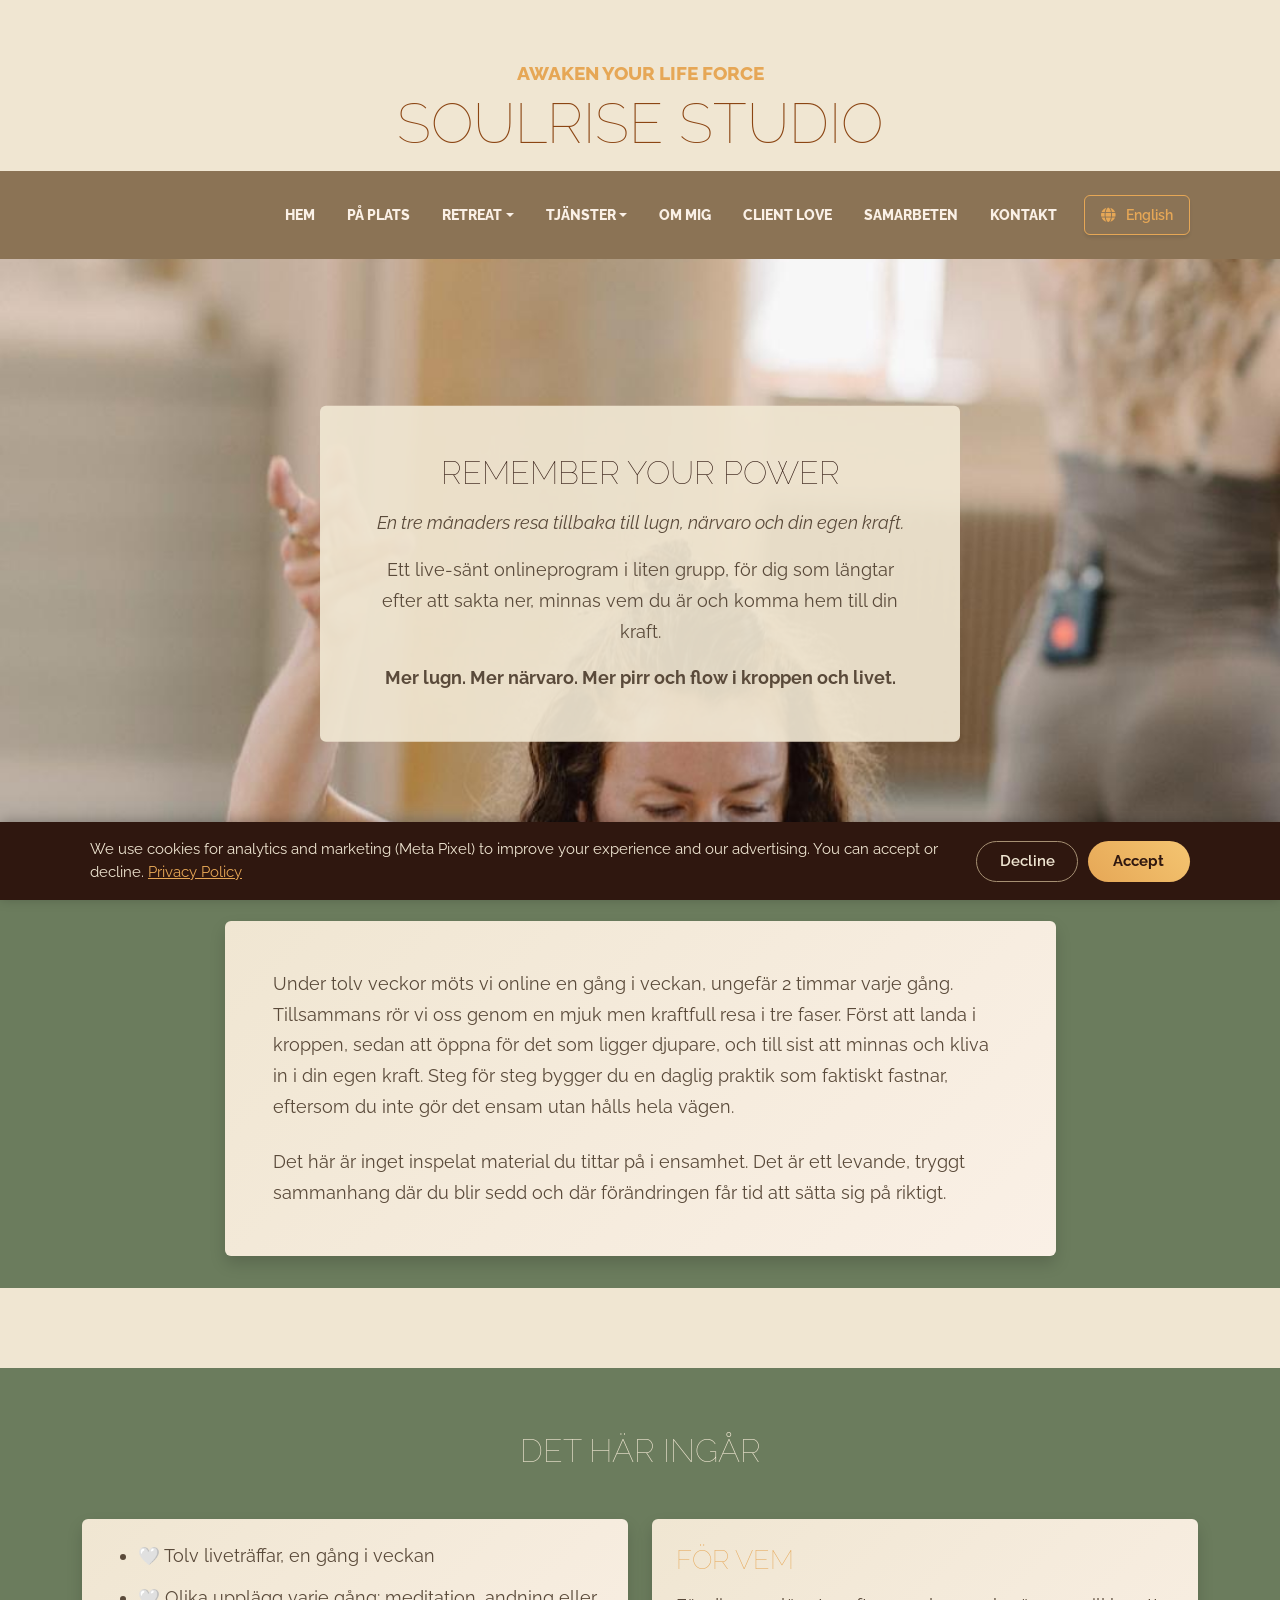
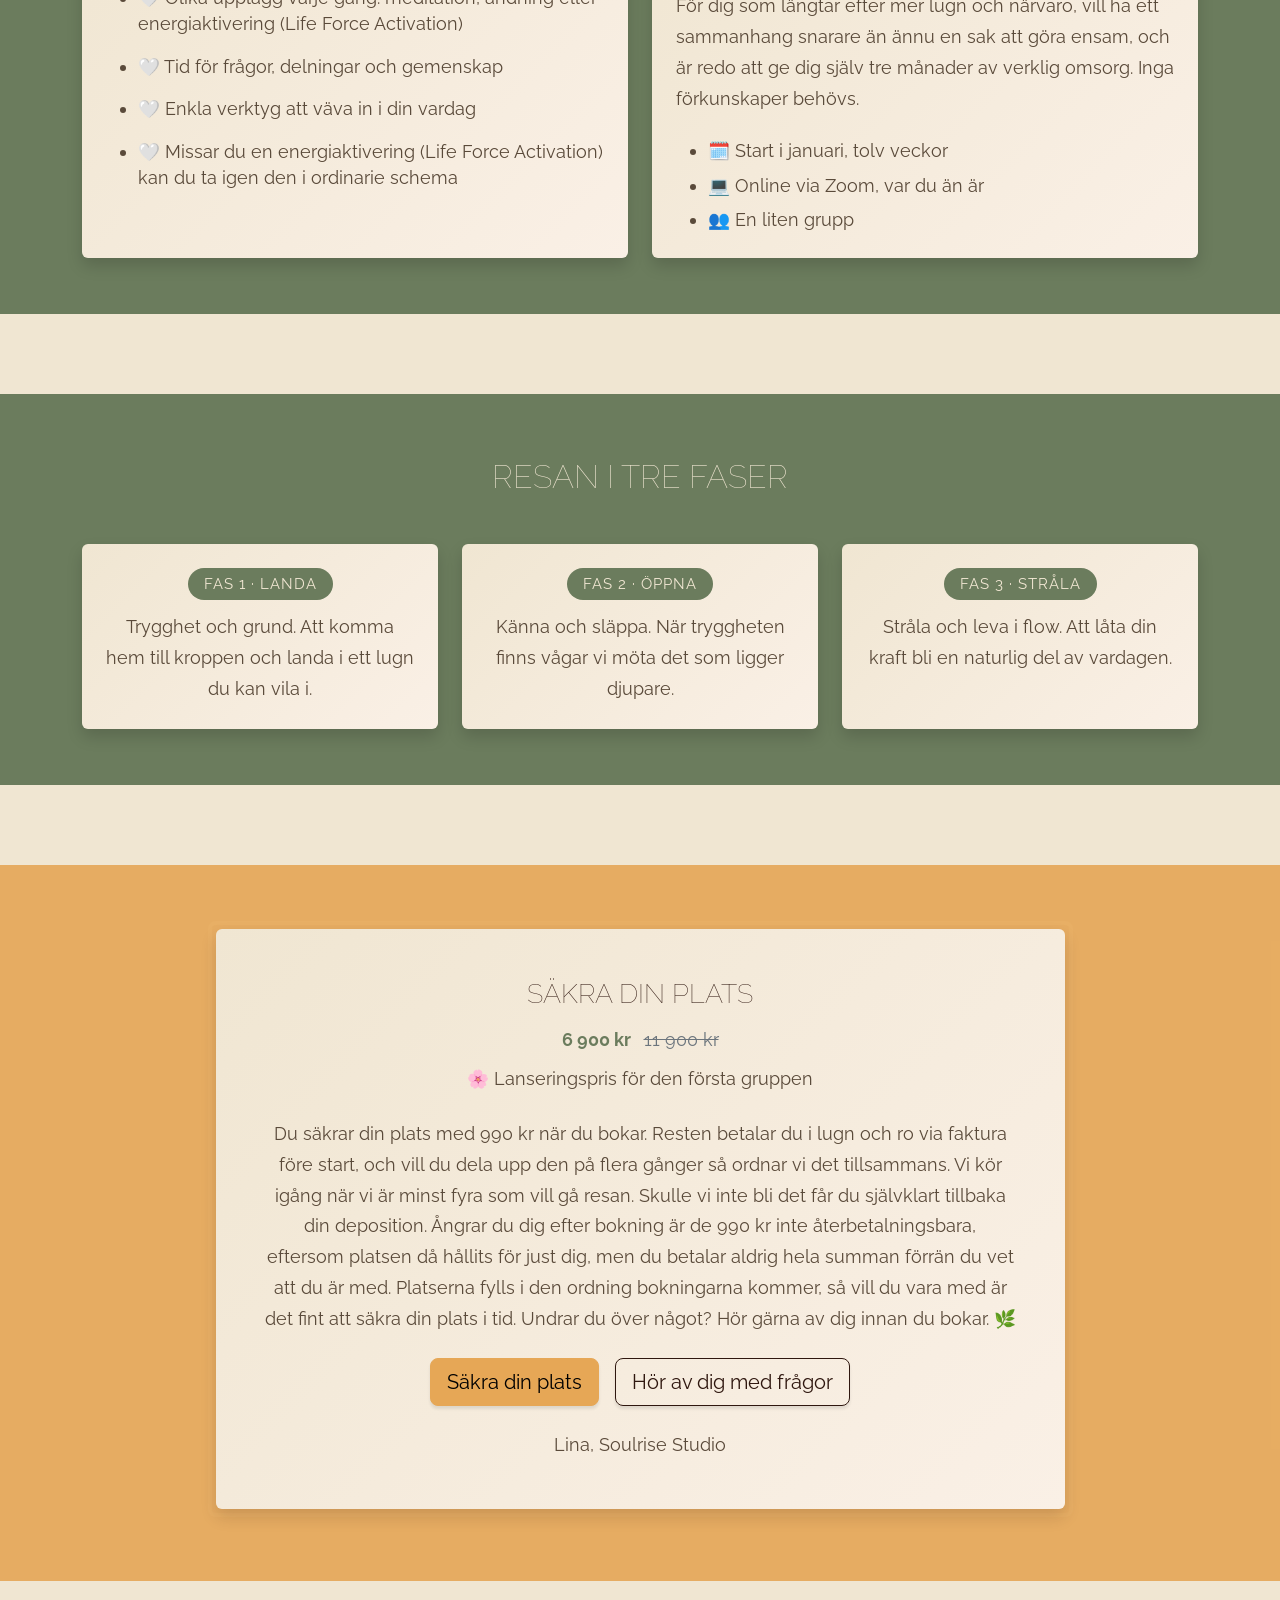
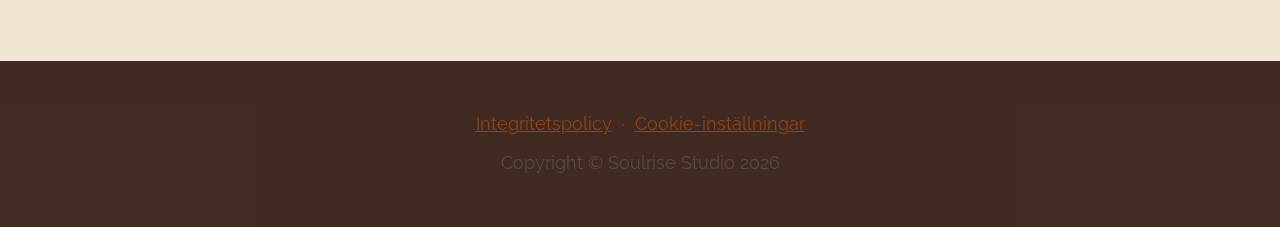
<file: remember-your-power.html>
<!DOCTYPE html>
<html lang="sv">
    <head>
        <meta charset="utf-8" />
        <meta name="viewport" content="width=device-width, initial-scale=1, shrink-to-fit=no" />
        <meta name="description" content="Remember Your Power – ett tre månaders live-sänt onlineprogram i liten grupp för lugn, närvaro och självhealing. 12 veckor via Zoom, start i januari. Soulrise Studio." />
        <meta name="keywords" content="onlineprogram, grupprogram, meditation, andning, energiarbete, självhealing, närvaro, lugn, nervsystem, Soulrise Studio, Lina" />
        <meta name="author" content="Soulrise Studio" />
        <!-- Open Graph -->
        <meta property="og:type" content="website" />
        <meta property="og:url" content="https://www.soulrisestudio.com/remember-your-power.html" />
        <meta property="og:title" content="Remember Your Power | Soulrise Studio – 3-månaders onlineprogram" />
        <meta property="og:description" content="En tre månaders resa tillbaka till lugn, närvaro och din egen kraft. Live-sänt onlineprogram i liten grupp, start i januari." />
        <meta property="og:image" content="https://www.soulrisestudio.com/assets/img/hem-till-dig-sjalv.jpg" />
        <!-- Twitter Card -->
        <meta name="twitter:card" content="summary_large_image" />
        <meta name="twitter:title" content="Remember Your Power | Soulrise Studio" />
        <meta name="twitter:description" content="En tre månaders resa tillbaka till lugn, närvaro och din egen kraft. Live-sänt onlineprogram i liten grupp, start i januari." />
        <meta name="twitter:image" content="https://www.soulrisestudio.com/assets/img/hem-till-dig-sjalv.jpg" />
        <title>Remember Your Power | Soulrise Studio – 3-månaders onlineprogram</title>
        <link rel="canonical" href="https://www.soulrisestudio.com/remember-your-power.html" />
        <link rel="icon" type="image/x-icon" href="assets/favicon.ico" />
        <!-- Google fonts-->
        <link rel="preconnect" href="https://fonts.googleapis.com" />
        <link rel="preconnect" href="https://fonts.gstatic.com" crossorigin />
        <link href="https://fonts.googleapis.com/css2?family=Raleway:ital,wght@0,100;0,200;0,300;0,400;0,500;0,600;0,700;0,800;0,900;1,100;1,200;1,300;1,400;1,500;1,600;1,700;1,800;1,900&display=swap" rel="stylesheet" />
        <!-- Font Awesome -->
        <link rel="stylesheet" href="https://cdnjs.cloudflare.com/ajax/libs/font-awesome/6.4.0/css/all.min.css" />
        <!-- Core theme CSS (includes Bootstrap)-->
        <link href="css/styles.css" rel="stylesheet" />
        <style>
            .bg-faded {
                background: linear-gradient(135deg, #F0E6D2 0%, #faf0e6 100%) !important;
                border: none !important;
            }
            .section-heading .section-heading-lower,
            h4, h5 { color: #2F170F !important; }
            h3 { color: #F0E6D2 !important; }
            p, li { color: #5a4a3a !important; font-size: 1.1rem !important; }
            .page-section { background-color: #6b7c5d !important; padding: 2rem 0 !important; }
            .page-section + .page-section { padding-top: 0 !important; }
            .page-section.cta { background-color: rgba(230, 167, 86, 0.9) !important; }
            .cta-inner { border: none !important; box-shadow: 0 0.5rem 1rem rgba(47, 23, 15, 0.15) !important; }
            .dropdown:hover .dropdown-menu { display: block !important; }
            .dropdown-menu {
                margin-top: 0; background-color: #8B7355 !important;
                border: 1px solid #2F170F; border-radius: 0.5rem;
                box-shadow: 0 0.5rem 1rem rgba(47, 23, 15, 0.15);
            }
            .dropdown-item { color: #FAF0E6 !important; font-weight: 600; padding: 0.5rem 1rem; transition: all 0.3s ease; }
            .dropdown-item:hover, .dropdown-item:focus { background-color: #e6a756 !important; color: #2F170F !important; }
            .dropdown-divider { border-top: 1px solid #2F170F; margin: 0.25rem 0; }
            #languageToggle { border-color: #e6a756; color: #e6a756; font-weight: 600; padding: 0.5rem 1rem; font-size: 0.9rem; }
            #languageToggle:hover { background-color: #e6a756; color: #000; border-color: #e6a756; }
            @media (max-width: 991.98px) { #navbarBrand { opacity: 1 !important; } }
            @media (max-width: 768px) {
                .position-absolute { position: static !important; transform: none !important; }
                .intro-text {
                    max-width: 100% !important; padding: 2rem !important; margin: 1rem auto !important;
                    position: static !important; z-index: auto !important;
                }
                .intro-text h3 { font-size: 1.2rem !important; }
                .container { padding: 0 1rem !important; }
                .col-lg-4 { margin-bottom: 2rem !important; }
                .page-section h3 { font-size: 1.5rem !important; }
                .intro-img { height: 50vh !important; }
                .page-section { position: relative !important; z-index: 1 !important; }
                .cta-inner h3 { font-size: 1.2rem !important; }
            }
            h3, h4, h5, h3 span, h4 span, h5 span, .section-heading-lower {
                font-size: 1.7rem !important; font-weight: 100 !important; text-transform: uppercase !important;
                font-family: "Raleway", -apple-system, BlinkMacSystemFont, "Segoe UI", Roboto, "Helvetica Neue", Arial, sans-serif !important;
            }
            .week-list { list-style: none; padding-left: 0; }
            .week-list li { margin-bottom: 0.6rem; }
            .week-list .wk { font-weight: 700; color: #6b7c5d; }
            .phase-badge {
                display: inline-block; background: #6b7c5d; color: #F0E6D2;
                border-radius: 50px; padding: 0.3rem 1rem; font-size: 0.95rem;
                text-transform: uppercase; letter-spacing: 1px; margin-bottom: 0.75rem;
            }
        </style>
    <!-- Cookie consent + consent-gated Meta Pixel / Instagram (see js/consent.js) -->
    <script src="js/consent.js"></script>
    <!-- Meta Pixel conversion tracking -->
    <script>
        document.addEventListener('DOMContentLoaded', function () {
            function fire(eventName) {
                if (typeof fbq === 'function') { fbq('track', eventName); }
            }
            document.querySelectorAll('form[action*="formsubmit.co"]').forEach(function (form) {
                form.addEventListener('submit', function () { fire('Lead'); });
            });
            document.addEventListener('click', function (e) {
                var link = e.target.closest('a');
                if (!link) return;
                var href = link.getAttribute('href') || '';
                if (href.indexOf('peach.nu') > -1 || href.indexOf('bokadirekt.se') > -1) {
                    fire('Schedule');
                } else if (href.indexOf('mailto:') === 0 || href.indexOf('wa.me') > -1 || href.indexOf('whatsapp.com') > -1) {
                    fire('Contact');
                }
            });
        });
    </script>
    <!-- End Meta Pixel conversion tracking -->
    <!-- Meta Pixel ViewContent (fires after cookie consent) -->
    <script>
        window._consentQueue = window._consentQueue || [];
        window._consentQueue.push(function () {
            fbq('track', 'ViewContent', { content_name: 'Remember Your Power', content_category: 'Program' });
        });
    </script>
    <!-- End Meta Pixel ViewContent -->
</head>
    <body>
        <header style="padding-top: 0; margin-top: -1rem;">
            <h1 class="site-heading text-center text-faded d-none d-lg-block" style="margin-bottom: 1rem;">
                <span class="site-heading-upper text-primary mb-2" style="font-size: 1.2rem;">awaken your life force</span>
                <span class="site-heading-lower" style="font-size: 3.5rem;">Soulrise Studio</span>
            </h1>
        </header>
        <!-- Navigation-->
        <nav class="navbar navbar-expand-lg navbar-dark py-lg-4 sticky-top" id="mainNav">
            <div class="container">
                <a class="navbar-brand text-uppercase fw-bold" href="index.html" id="navbarBrand" style="font-size: 1.2rem; opacity: 0; transition: opacity 0.3s ease;">Soulrise Studio</a>
                <button class="navbar-toggler" type="button" data-bs-toggle="collapse" data-bs-target="#navbarSupportedContent" aria-controls="navbarSupportedContent" aria-expanded="false" aria-label="Toggle navigation"><span class="navbar-toggler-icon"></span></button>
                <div class="collapse navbar-collapse" id="navbarSupportedContent">
                    <ul class="navbar-nav ms-auto">
                        <li class="nav-item px-lg-2"><a class="nav-link text-uppercase" href="index.html#home" data-en="Home" data-sv="Hem">Home</a></li>
                        <li class="nav-item px-lg-2"><a class="nav-link text-uppercase" href="index.html#events" data-en="In Person" data-sv="På plats">In Person</a></li>
                        <!-- Desktop dropdown -->
                        <li class="nav-item dropdown px-lg-2 d-none d-lg-block">
                            <a class="nav-link dropdown-toggle text-uppercase" href="https://retreat.soulrisestudio.com"
                                id="retreatDropdown" role="button" aria-expanded="false" data-en="Retreat"
                                data-sv="Retreat">Retreat</a>
                            <ul class="dropdown-menu" aria-labelledby="retreatDropdown">
                                <li><a class="dropdown-item" href="https://retreat.soulrisestudio.com" data-en="Wild Goddess Portal · Spain, April 2027" data-sv="Wild Goddess Portal · Spanien, april 2027">Wild Goddess Portal · Spanien</a></li>
                                <li><a class="dropdown-item" href="index.html#events" data-en="Retreat Sweden" data-sv="Retreat Sverige">Retreat Sverige</a></li>
                            </ul>
                        </li>

                        <!-- Mobile: Collapsible retreat menu -->
                        <li class="nav-item px-lg-2 d-lg-none">
                            <a class="nav-link text-uppercase" href="#" data-bs-toggle="collapse"
                                data-bs-target="#mobileRetreatMenu" aria-expanded="false"
                                aria-controls="mobileRetreatMenu" data-en="Retreat ▼" data-sv="Retreat ▼">Retreat ▼</a>
                            <div class="collapse" id="mobileRetreatMenu">
                                <a class="nav-link" href="https://retreat.soulrisestudio.com" style="padding-left: 2rem; font-size: 0.9rem;" data-en="Wild Goddess Portal · Spain, April 2027" data-sv="Wild Goddess Portal · Spanien, april 2027">Wild Goddess Portal · Spanien</a>
                                <a class="nav-link" href="index.html#events" style="padding-left: 2rem; font-size: 0.9rem;" data-en="Retreat Sweden" data-sv="Retreat Sverige">Retreat Sverige</a>
                            </div>
                        </li>
                        <!-- Desktop dropdown -->
                        <li class="nav-item dropdown px-lg-2 d-none d-lg-block">
                            <a class="nav-link dropdown-toggle text-uppercase" href="index.html#services" id="servicesDropdown" role="button" aria-expanded="false" data-en="Services" data-sv="Tjänster">
                                Services
                            </a>
                            <ul class="dropdown-menu" aria-labelledby="servicesDropdown">
                                <li><a class="dropdown-item fw-bold" href="remember-your-power.html" data-en="✨ Remember Your Power · 3-month program" data-sv="✨ Remember Your Power · 3-mån program">✨ Remember Your Power</a></li>
                                <li><a class="dropdown-item" href="index.html#source-connection" data-en="Source Connection Journey · online group" data-sv="Source Connection Journey · grupp online">Source Connection Journey</a></li>
                                <li><hr class="dropdown-divider"></li>
                                <li><a class="dropdown-item" href="index.html#services" data-en="All Services" data-sv="Alla tjänster">All Services</a></li>
                                <li><hr class="dropdown-divider"></li>
                                <li><a class="dropdown-item" href="life-force-activation-details.html">Life Force Activation</a></li>
                                <li><a class="dropdown-item" href="spinal-energetics-details.html">Spinal Energetics</a></li>
                                <li><a class="dropdown-item" href="breathwork-details.html">Breathwork</a></li>
                                <li><a class="dropdown-item" href="reiki-healing-details.html">Reiki Healing</a></li>
                                <li><a class="dropdown-item" href="index.html#cacao-ceremonies" data-en="Cacao Ceremonies" data-sv="Kakaoceremoni">Cacao Ceremonies</a></li>
                            </ul>
                        </li>
                        <!-- Mobile: Collapsible services menu -->
                        <li class="nav-item px-lg-2 d-lg-none">
                            <a class="nav-link text-uppercase" href="index.html#services" data-bs-toggle="collapse" data-bs-target="#mobileServicesMenu" aria-expanded="false">Services ▼</a>
                            <div class="collapse" id="mobileServicesMenu">
                                <a class="nav-link fw-bold" href="remember-your-power.html" style="padding-left: 2rem; font-size: 0.9rem;" data-en="✨ Remember Your Power · 3-month program" data-sv="✨ Remember Your Power · 3-mån program">✨ Remember Your Power</a>
                                <a class="nav-link" href="index.html#source-connection" style="padding-left: 2rem; font-size: 0.9rem;" data-en="Source Connection Journey · online group" data-sv="Source Connection Journey · grupp online">Source Connection Journey</a>
                                <a class="nav-link" href="life-force-activation-details.html" style="padding-left: 2rem; font-size: 0.9rem;">Source Transmission</a>
                                <a class="nav-link" href="spinal-energetics-details.html" style="padding-left: 2rem; font-size: 0.9rem;">Spinal Energetics</a>
                                <a class="nav-link" href="breathwork-details.html" style="padding-left: 2rem; font-size: 0.9rem;">Breathwork</a>
                                <a class="nav-link" href="reiki-healing-details.html" style="padding-left: 2rem; font-size: 0.9rem;">Reiki Healing</a>
                                <a class="nav-link" href="index.html#cacao-ceremonies" style="padding-left: 2rem; font-size: 0.9rem;">Cacao Ceremonies</a>
                            </div>
                        </li>
                        <li class="nav-item px-lg-2"><a class="nav-link text-uppercase" href="index.html#about" data-en="About" data-sv="Om mig">About</a></li>
                        <li class="nav-item px-lg-2"><a class="nav-link text-uppercase" href="index.html#testimonials" data-en="Client Love" data-sv="Client Love">Client Love</a></li>
                        <li class="nav-item px-lg-2"><a class="nav-link text-uppercase" href="collaborations.html" data-en="Collaborations" data-sv="Samarbeten">Collaborations</a></li>
                        <li class="nav-item px-lg-2"><a class="nav-link text-uppercase" href="index.html#contact" data-en="Contact" data-sv="Kontakt">Contact</a></li>
                    </ul>
                    <ul class="navbar-nav ms-auto">
                        <li class="nav-item px-lg-2">
                            <button id="languageToggle" class="btn btn-outline-light">
                                <i class="fas fa-globe me-2"></i>
                                <span id="langText">Svenska</span>
                            </button>
                        </li>
                    </ul>
                </div>
            </div>
        </nav>

        <!-- Hero Image Section -->
        <section style="padding: 0; margin: 0;">
            <div class="w-100 position-relative">
                <img class="intro-img img-fluid w-100" src="assets/img/hem-till-dig-sjalv.jpg" alt="Remember Your Power – Lina håller en energisession" style="height: 70vh; object-fit: cover; object-position: center 25%; margin-top: 0;" />
                <div class="position-absolute top-50 start-50 translate-middle">
                    <div class="intro-text text-center p-5 rounded" style="background-color: rgba(240, 230, 210, 0.92); max-width: 820px;">
                        <h3 class="text-center mb-3" style="color: #2F170F !important; font-size: 2rem !important; font-weight: 100; text-transform: uppercase;">
                            <span style="font-size: 2rem !important; color: #2F170F !important;" data-en="Remember Your Power" data-sv="Remember Your Power">Remember Your Power</span>
                        </h3>
                        <p class="mb-3" style="font-style: italic;"><span data-en="A three-month journey back to calm, presence and your own power." data-sv="En tre månaders resa tillbaka till lugn, närvaro och din egen kraft.">A three-month journey back to calm, presence and your own power.</span></p>
                        <p class="mb-3"><span data-en="A live online program in a small group, for you who long to slow down, remember who you are and come home to your power." data-sv="Ett live-sänt onlineprogram i liten grupp, för dig som längtar efter att sakta ner, minnas vem du är och komma hem till din kraft.">A live online program in a small group, for you who long to slow down, remember who you are and come home to your power.</span></p>
                        <p class="mb-0 fw-bold" style="color: #6b7c5d;"><span data-en="More calm. More presence. More spark and flow in body and life." data-sv="Mer lugn. Mer närvaro. Mer pirr och flow i kroppen och livet.">More calm. More presence. More spark and flow in body and life.</span></p>
                    </div>
                </div>
            </div>
        </section>

        <!-- Intro / Overview -->
        <section class="page-section" style="margin-top: 0; padding-top: 2rem;">
            <div class="container">
                <div class="row">
                    <div class="col-lg-9 mx-auto">
                        <div class="bg-faded p-4 p-lg-5 rounded shadow">
                            <p class="mb-4"><span data-en="Over twelve weeks we meet online once a week, about 2 hours each time. Together we move through a gentle yet powerful journey in three phases: first to land in the body, then to open to what lies deeper, and finally to remember and step into your own power. Step by step you build a daily practice that actually sticks, because you don't do it alone and are held the whole way." data-sv="Under tolv veckor möts vi online en gång i veckan, ungefär 2 timmar varje gång. Tillsammans rör vi oss genom en mjuk men kraftfull resa i tre faser. Först att landa i kroppen, sedan att öppna för det som ligger djupare, och till sist att minnas och kliva in i din egen kraft. Steg för steg bygger du en daglig praktik som faktiskt fastnar, eftersom du inte gör det ensam utan hålls hela vägen.">Over twelve weeks we meet online once a week, about 2 hours each time. Together we move through a gentle yet powerful journey in three phases: first to land in the body, then to open to what lies deeper, and finally to remember and step into your own power. Step by step you build a daily practice that actually sticks, because you don't do it alone and are held the whole way.</span></p>
                            <p class="mb-0"><span data-en="This isn't recorded material you watch in solitude. It's a living, safe space where you are seen and where change is given time to truly settle." data-sv="Det här är inget inspelat material du tittar på i ensamhet. Det är ett levande, tryggt sammanhang där du blir sedd och där förändringen får tid att sätta sig på riktigt.">This isn't recorded material you watch in solitude. It's a living, safe space where you are seen and where change is given time to truly settle.</span></p>
                        </div>
                    </div>
                </div>
            </div>
        </section>

        <!-- What's included + For whom -->
        <section class="page-section" style="padding-top: 4rem !important;">
            <div class="container">
                <div class="text-center mb-5">
                    <h3 class="text-center mb-4" style="color: #2F170F; font-size: 2rem !important; font-weight: 100; text-transform: uppercase;">
                        <span style="font-size: 2rem !important;" data-en="What's Included" data-sv="Det här ingår">What's Included</span>
                    </h3>
                </div>
                <div class="row">
                    <div class="col-lg-6 mb-4">
                        <div class="bg-faded p-4 rounded shadow h-100">
                            <ul class="mb-0">
                                <li class="mb-3">🤍 <span data-en="Twelve live sessions, once a week" data-sv="Tolv liveträffar, en gång i veckan">Twelve live sessions, once a week</span></li>
                                <li class="mb-3">🤍 <span data-en="A different focus each time: meditation, breath or energy activation (Life Force Activation)" data-sv="Olika upplägg varje gång: meditation, andning eller energiaktivering (Life Force Activation)">A different focus each time: meditation, breath or energy activation (Life Force Activation)</span></li>
                                <li class="mb-3">🤍 <span data-en="Time for questions, sharing and connection" data-sv="Tid för frågor, delningar och gemenskap">Time for questions, sharing and connection</span></li>
                                <li class="mb-3">🤍 <span data-en="Simple tools to weave into your everyday life" data-sv="Enkla verktyg att väva in i din vardag">Simple tools to weave into your everyday life</span></li>
                                <li class="mb-0">🤍 <span data-en="Miss a Life Force Activation? You can make it up in the regular schedule" data-sv="Missar du en energiaktivering (Life Force Activation) kan du ta igen den i ordinarie schema">Miss a Life Force Activation? You can make it up in the regular schedule</span></li>
                            </ul>
                        </div>
                    </div>
                    <div class="col-lg-6 mb-4">
                        <div class="bg-faded p-4 rounded shadow h-100">
                            <h4 class="text-primary mb-3"><span data-en="Who it's for" data-sv="För vem">Who it's for</span></h4>
                            <p class="mb-4"><span data-en="For you who long for more calm and presence, who want a community rather than yet another thing to do alone, and who are ready to give yourself three months of real care. No previous experience is needed." data-sv="För dig som längtar efter mer lugn och närvaro, vill ha ett sammanhang snarare än ännu en sak att göra ensam, och är redo att ge dig själv tre månader av verklig omsorg. Inga förkunskaper behövs.">For you who long for more calm and presence, who want a community rather than yet another thing to do alone, and who are ready to give yourself three months of real care. No previous experience is needed.</span></p>
                            <ul class="mb-0">
                                <li class="mb-2">🗓️ <span data-en="Starts in January, twelve weeks" data-sv="Start i januari, tolv veckor">Starts in January, twelve weeks</span></li>
                                <li class="mb-2">💻 <span data-en="Online via Zoom, wherever you are" data-sv="Online via Zoom, var du än är">Online via Zoom, wherever you are</span></li>
                                <li class="mb-0">👥 <span data-en="A small group" data-sv="En liten grupp">A small group</span></li>
                            </ul>
                        </div>
                    </div>
                </div>
            </div>
        </section>

        <!-- The journey in three phases -->
        <section class="page-section" style="padding-top: 4rem !important;">
            <div class="container">
                <div class="text-center mb-5">
                    <h3 class="text-center mb-4" style="color: #2F170F; font-size: 2rem !important; font-weight: 100; text-transform: uppercase;">
                        <span style="font-size: 2rem !important;" data-en="The Journey in Three Phases" data-sv="Resan i tre faser">The Journey in Three Phases</span>
                    </h3>
                </div>
                <div class="row">
                    <div class="col-lg-4 mb-4">
                        <div class="bg-faded p-4 rounded shadow h-100 text-center">
                            <span class="phase-badge" data-en="Phase 1 · Land" data-sv="Fas 1 · Landa">Phase 1 · Land</span>
                            <p class="mb-0"><span data-en="Safety and ground. Coming home to the body and landing in a calm you can rest in." data-sv="Trygghet och grund. Att komma hem till kroppen och landa i ett lugn du kan vila i.">Safety and ground. Coming home to the body and landing in a calm you can rest in.</span></p>
                        </div>
                    </div>
                    <div class="col-lg-4 mb-4">
                        <div class="bg-faded p-4 rounded shadow h-100 text-center">
                            <span class="phase-badge" data-en="Phase 2 · Open" data-sv="Fas 2 · Öppna">Phase 2 · Open</span>
                            <p class="mb-0"><span data-en="Feeling and releasing. With safety in place, we dare to meet what lies deeper." data-sv="Känna och släppa. När tryggheten finns vågar vi möta det som ligger djupare.">Feeling and releasing. With safety in place, we dare to meet what lies deeper.</span></p>
                        </div>
                    </div>
                    <div class="col-lg-4 mb-4">
                        <div class="bg-faded p-4 rounded shadow h-100 text-center">
                            <span class="phase-badge" data-en="Phase 3 · Shine" data-sv="Fas 3 · Stråla">Phase 3 · Shine</span>
                            <p class="mb-0"><span data-en="Shine and live in flow. Letting your power become a natural part of everyday life." data-sv="Stråla och leva i flow. Att låta din kraft bli en naturlig del av vardagen.">Shine and live in flow. Letting your power become a natural part of everyday life.</span></p>
                        </div>
                    </div>
                </div>
            </div>
        </section>

        <!-- Booking / Secure your spot -->
        <section class="page-section cta" style="padding: 2rem 0;">
            <div class="container" style="padding: 2rem 0;">
                <div class="row">
                    <div class="col-xl-9 mx-auto">
                        <div class="cta-inner bg-faded text-center rounded shadow-lg p-5" style="margin: 2rem 0 0.5rem 0;">
                            <h2 class="section-heading mb-3">
                                <span class="section-heading-lower"><span data-en="Secure Your Spot" data-sv="Säkra din plats">Secure Your Spot</span></span>
                            </h2>
                            <p class="mb-2" style="font-size: 1.3rem;">
                                <span class="fw-bold" style="color:#6b7c5d;">6 900 kr</span>
                                <span class="text-muted ms-2" style="text-decoration: line-through;">11 900 kr</span>
                            </p>
                            <p class="mb-4"><span data-en="🌸 Launch price for the first group" data-sv="🌸 Lanseringspris för den första gruppen">🌸 Launch price for the first group</span></p>
                            <p class="mb-4"><span data-en="You secure your spot with SEK 990 when you book. You pay the rest calmly by invoice before we start, and if you'd like to split it into several payments we'll arrange that together. We begin when at least four of us want to take the journey. If we don't reach that, you of course get your deposit back. If you change your mind after booking, the SEK 990 is non-refundable, since the spot was then held just for you, but you never pay the full amount until you know you're in. Spots are filled in the order bookings arrive, so if you'd like to join it's lovely to secure your place in good time. Wondering about something? Feel free to reach out before you book. 🌿" data-sv="Du säkrar din plats med 990 kr när du bokar. Resten betalar du i lugn och ro via faktura före start, och vill du dela upp den på flera gånger så ordnar vi det tillsammans. Vi kör igång när vi är minst fyra som vill gå resan. Skulle vi inte bli det får du självklart tillbaka din deposition. Ångrar du dig efter bokning är de 990 kr inte återbetalningsbara, eftersom platsen då hållits för just dig, men du betalar aldrig hela summan förrän du vet att du är med. Platserna fylls i den ordning bokningarna kommer, så vill du vara med är det fint att säkra din plats i tid. Undrar du över något? Hör gärna av dig innan du bokar. 🌿">Du säkrar din plats med 990 kr när du bokar. Resten betalar du i lugn och ro via faktura före start, och vill du dela upp den på flera gånger så ordnar vi det tillsammans. Vi kör igång när vi är minst fyra som vill gå resan. Skulle vi inte bli det får du självklart tillbaka din deposition. Ångrar du dig efter bokning är de 990 kr inte återbetalningsbara, eftersom platsen då hållits för just dig, men du betalar aldrig hela summan förrän du vet att du är med. Platserna fylls i den ordning bokningarna kommer, så vill du vara med är det fint att säkra din plats i tid. Undrar du över något? Hör gärna av dig innan du bokar. 🌿</span></p>
                            <div class="d-flex justify-content-center gap-3 flex-wrap">
                                <a class="btn btn-primary btn-lg" href="https://peach.nu/activities/zyTlG0WcAuz9dp4H2xfZ" target="_blank"><span data-en="Secure my spot" data-sv="Säkra din plats">Secure my spot</span></a>
                                <a class="btn btn-outline-secondary btn-lg" href="mailto:soulrisebylina@gmail.com?subject=Fr%C3%A5ga%20om%20Hem%20till%20dig%20sj%C3%A4lv"><span data-en="Ask a question" data-sv="Hör av dig med frågor">Ask a question</span></a>
                            </div>
                            <p class="mt-4 mb-0" style="font-size: 0.95rem;">Lina, Soulrise Studio</p>
                        </div>
                    </div>
                </div>
            </div>
        </section>

        <footer class="footer text-faded text-center py-5">
            <div class="container"><p class="m-0 small mb-2">
                <a href="integritetspolicy.html" class="text-faded" style="text-decoration:underline;"
                    data-en="Privacy Policy" data-sv="Integritetspolicy">Privacy Policy</a>
                &nbsp;&middot;&nbsp;
                <a href="#" onclick="openCookieSettings();return false;" class="text-faded" style="text-decoration:underline;"
                    data-en="Cookie settings" data-sv="Cookie-inställningar">Cookie settings</a>
            </p>
            <p class="m-0 small">Copyright &copy; Soulrise Studio 2026</p></div>
        </footer>
        <!-- Bootstrap core JS-->
        <script src="https://cdn.jsdelivr.net/npm/bootstrap@5.2.3/dist/js/bootstrap.bundle.min.js"></script>
        <!-- Core theme JS-->
        <script src="js/scripts.js"></script>
        <script>
            let currentLanguage = localStorage.getItem('selectedLanguage') || 'sv';
            document.addEventListener('DOMContentLoaded', function() {
                const languageToggle = document.getElementById('languageToggle');
                const langText = document.getElementById('langText');
                function updateLanguageDisplay() {
                    langText.textContent = currentLanguage === 'en' ? 'Svenska' : 'English';
                }
                function applyTranslations() {
                    document.querySelectorAll('[data-en][data-sv]').forEach(element => {
                        const newText = element.getAttribute('data-' + currentLanguage);
                        if (newText) { element.textContent = newText; }
                    });
                }
                updateLanguageDisplay();
                applyTranslations();
                languageToggle.addEventListener('click', function() {
                    currentLanguage = currentLanguage === 'en' ? 'sv' : 'en';
                    localStorage.setItem('selectedLanguage', currentLanguage);
                    updateLanguageDisplay();
                    applyTranslations();
                });
                const header = document.querySelector('header');
                const navbarBrand = document.getElementById('navbarBrand');
                function handleScroll() {
                    const headerVisible = header.getBoundingClientRect().bottom > 0;
                    navbarBrand.style.opacity = headerVisible ? '0' : '1';
                }
                window.addEventListener('scroll', handleScroll);
                handleScroll();
            });
        </script>
    </body>
</html>
</file>
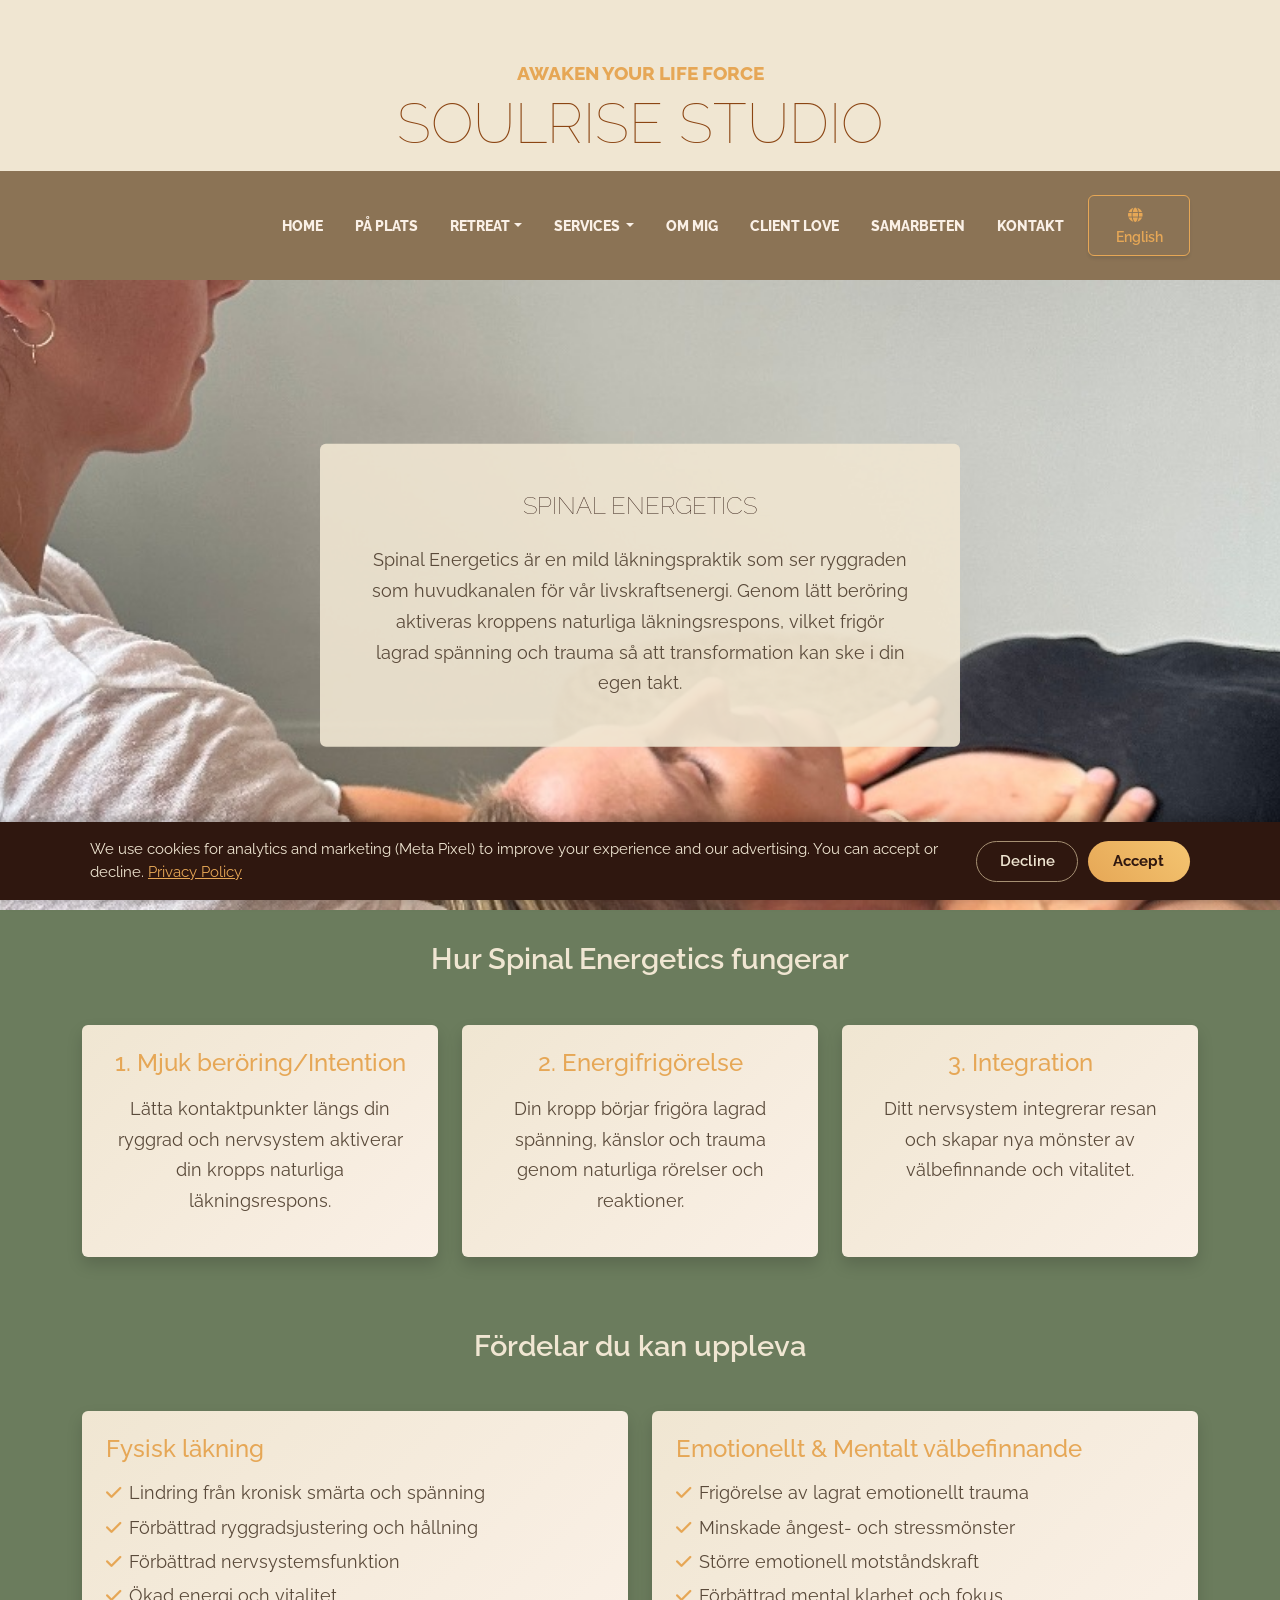
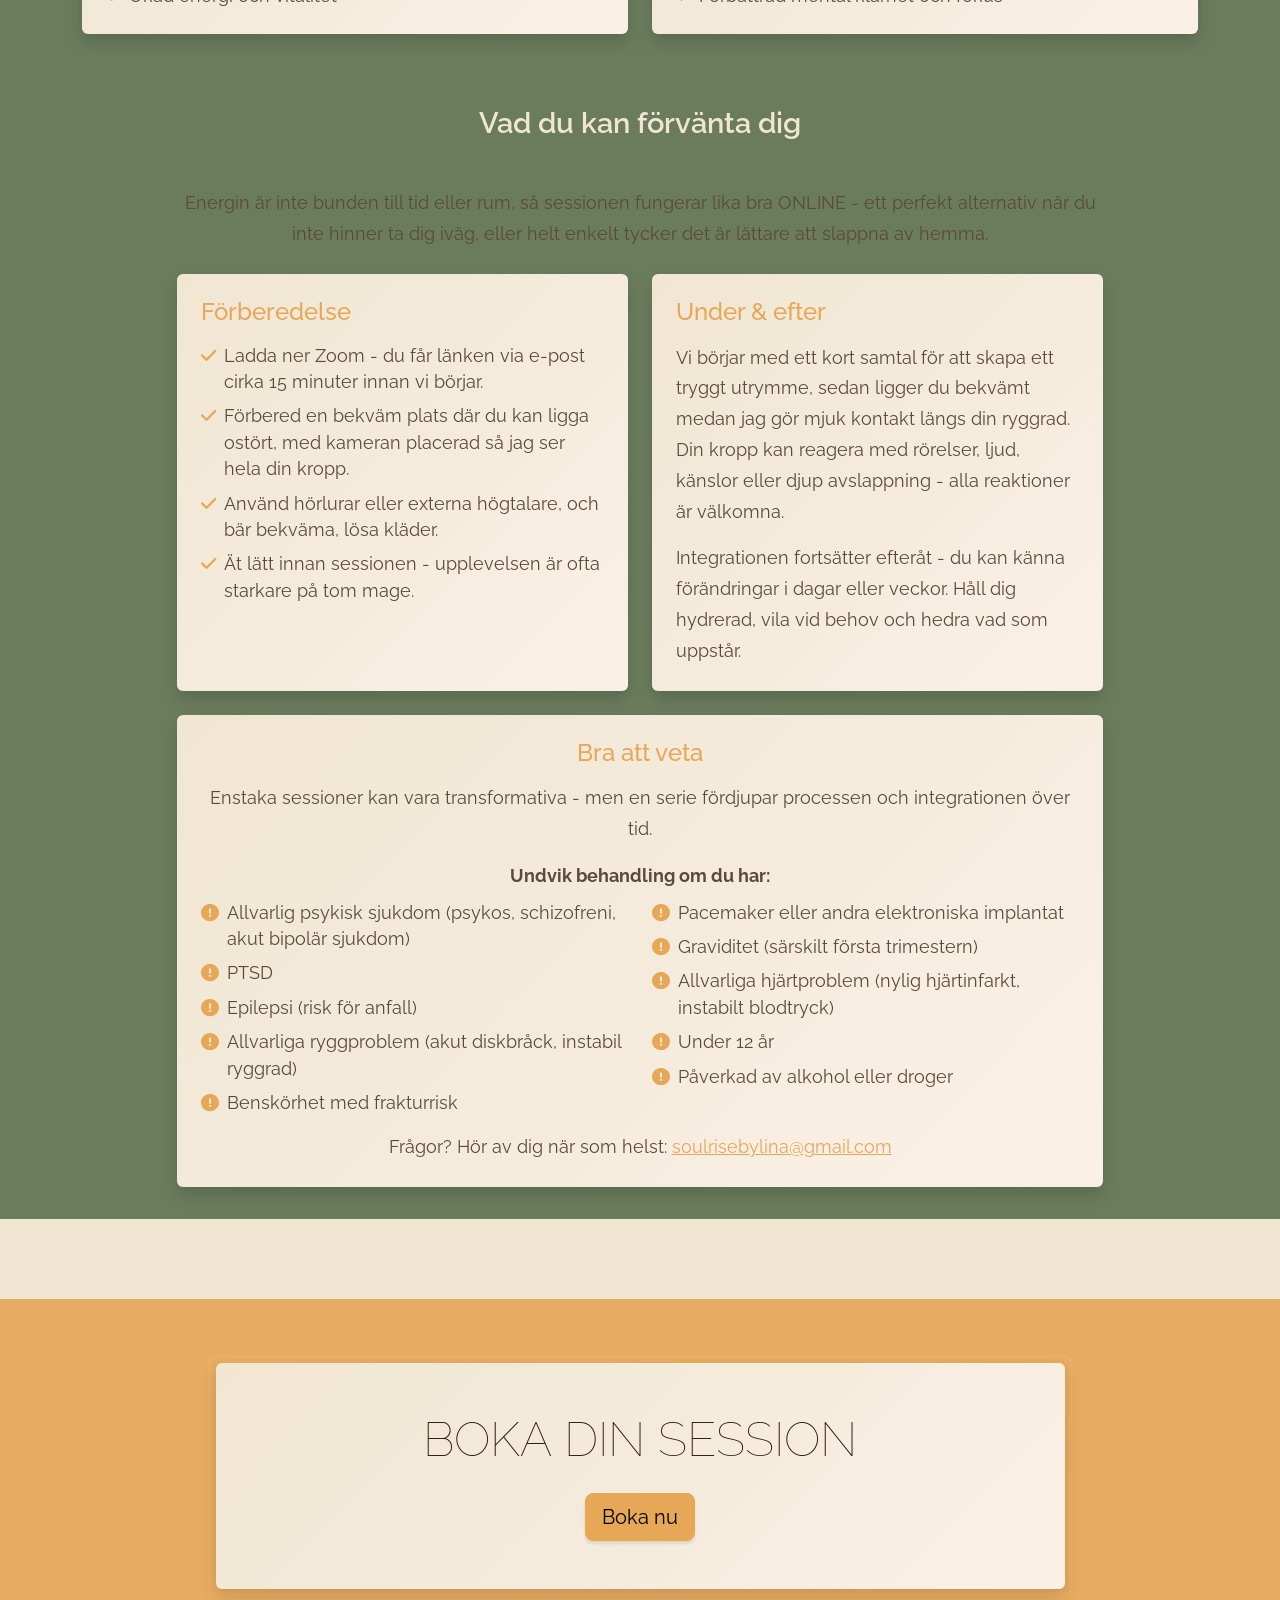
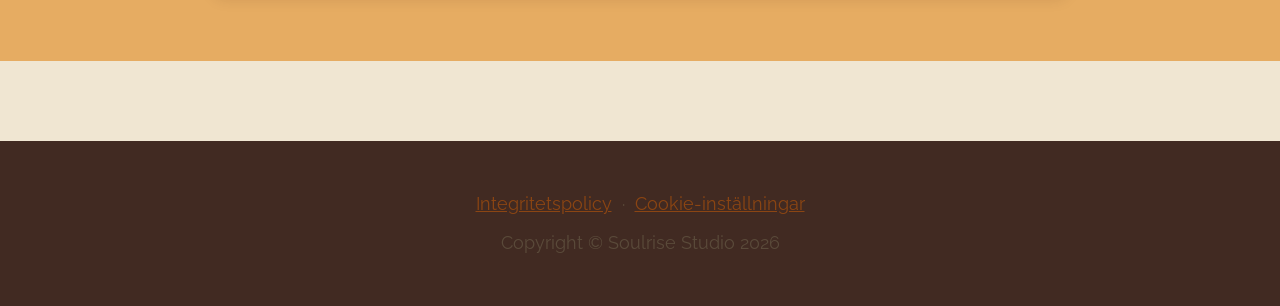
<file: spinal-energetics-details.html>
<!DOCTYPE html>
<html lang="sv">
    <head>
        <meta charset="utf-8" />
        <meta name="viewport" content="width=device-width, initial-scale=1, shrink-to-fit=no" />
        <meta name="description" content="Spinal Energetics med Soulrise Studio – en skonsam healing-metod som frigör lagrad spänning och trauma i ryggraden och nervsystemet. Upplev djup avlastning och läkning." />
        <meta name="keywords" content="spinal energetics, ryggradens energi, nervsystem healing, trauma release, kroppsterapi, energiarbete, holistisk terapi, Sverige, Spanien" />
        <meta name="author" content="Soulrise Studio" />
        <!-- Open Graph -->
        <meta property="og:type" content="website" />
        <meta property="og:url" content="https://www.soulrisestudio.com/spinal-energetics-details.html" />
        <meta property="og:title" content="Spinal Energetics | Soulrise Studio – Nervsystem & Ryggradens Healing" />
        <meta property="og:description" content="Spinal Energetics med Soulrise Studio – en skonsam healing-metod som frigör lagrad spänning och trauma i ryggraden och nervsystemet. Upplev djup avlastning och läkning." />
        <meta property="og:image" content="https://www.soulrisestudio.com/assets/img/spinal-energetics.jpg" />
        <!-- Twitter Card -->
        <meta name="twitter:card" content="summary_large_image" />
        <meta name="twitter:title" content="Spinal Energetics | Soulrise Studio – Nervsystem & Ryggradens Healing" />
        <meta name="twitter:description" content="Spinal Energetics med Soulrise Studio – en skonsam healing-metod som frigör lagrad spänning och trauma i ryggraden och nervsystemet. Upplev djup avlastning och läkning." />
        <meta name="twitter:image" content="https://www.soulrisestudio.com/assets/img/spinal-energetics.jpg" />
        <title>Spinal Energetics | Soulrise Studio – Nervsystem & Ryggradens Healing</title>
        <link rel="canonical" href="https://www.soulrisestudio.com/spinal-energetics-details.html" />
        <link rel="icon" type="image/x-icon" href="assets/favicon.ico" />
        <!-- Google fonts-->
        <link rel="preconnect" href="https://fonts.googleapis.com" />
        <link rel="preconnect" href="https://fonts.gstatic.com" crossorigin />
        <link href="https://fonts.googleapis.com/css2?family=Raleway:ital,wght@0,100;0,200;0,300;0,400;0,500;0,600;0,700;0,800;0,900;1,100;1,200;1,300;1,400;1,500;1,600;1,700;1,800;1,900&display=swap" rel="stylesheet" />
        <!-- Font Awesome -->
        <link rel="stylesheet" href="https://cdnjs.cloudflare.com/ajax/libs/font-awesome/6.4.0/css/all.min.css" />
        <!-- Core theme CSS (includes Bootstrap)-->
        <link href="css/styles.css" rel="stylesheet" />
        <style>
            /* Override bg-faded with Om Mig colors */
            .bg-faded {
                background: linear-gradient(135deg, #F0E6D2 0%, #faf0e6 100%) !important;
                border: none !important;
            }
            
            /* Section headings with Om Mig colors */
            .section-heading .section-heading-lower,
            h4, h5 {
                color: #2F170F !important;
            }
            
            /* Special styling for main section headings */
            h3 {
                color: #F0E6D2 !important;
            }
            
            /* Body text with Om Mig colors */
            p, li {
                color: #5a4a3a !important;
                font-size: 1.1rem !important;
            }
            
            /* Page sections with unified green background */
            .page-section {
                background-color: #6b7c5d !important;
                padding: 2rem 0 !important;
            }
            
            /* Remove spacing between sections */
            .page-section + .page-section {
                padding-top: 0 !important;
            }
            
            /* CTA section styling - restore original yellow */
            .page-section.cta {
                background-color: rgba(230, 167, 86, 0.9) !important;
            }
            
            .cta-inner {
                border: none !important;
                box-shadow: 0 0.5rem 1rem rgba(47, 23, 15, 0.15) !important;
            }
            
            /* Hover dropdown functionality */
            .dropdown:hover .dropdown-menu {
                display: block !important;
            }
            
            .dropdown-menu {
                margin-top: 0;
                background-color: #8B7355 !important;
                border: 1px solid #2F170F;
                border-radius: 0.5rem;
                box-shadow: 0 0.5rem 1rem rgba(47, 23, 15, 0.15);
            }
            
            .dropdown-item {
                color: #FAF0E6 !important;
                font-weight: 600;
                padding: 0.5rem 1rem;
                transition: all 0.3s ease;
            }
            
            .dropdown-item:hover,
            .dropdown-item:focus {
                background-color: #e6a756 !important;
                color: #2F170F !important;
            }
            
            .dropdown-divider {
                border-top: 1px solid #2F170F;
                margin: 0.25rem 0;
            }
            
            /* Language toggle button styling */
            #languageToggle {
                border-color: #e6a756;
                color: #e6a756;
                font-weight: 600;
                padding: 0.5rem 1rem;
                font-size: 0.9rem;
            }
            
            #languageToggle:hover {
                background-color: #e6a756;
                color: #000;
                border-color: #e6a756;
            }
            
            /* Mobile responsive adjustments */
            @media (max-width: 768px) {
                /* Fix overlay positioning on mobile - convert to static layout */
                .position-absolute {
                    position: static !important;
                    transform: none !important;
                }
                
                /* Make hero section stack vertically on mobile */
                .intro-text {
                    max-width: 100% !important;
                    padding: 2rem !important;
                    margin: 1rem auto !important;
                    position: static !important;
                    z-index: auto !important;
                }
                
                /* Adjust hero text size */
                .intro-text h3 {
                    font-size: 1.2rem !important;
                }
                
                /* Make content sections more mobile-friendly */
                .container {
                    padding: 0 1rem !important;
                }
                
                /* Adjust column layout for mobile */
                .col-lg-4 {
                    margin-bottom: 2rem !important;
                }
                
                /* Make section headings smaller */
                .page-section h3 {
                    font-size: 1.5rem !important;
                }
                
                /* Adjust hero image height for mobile */
                .intro-img {
                    height: 50vh !important;
                }
                
                /* Ensure proper stacking order */
                .page-section {
                    position: relative !important;
                    z-index: 1 !important;
                }
                
                /* Make "Book Your Session" heading smaller on mobile */
                .cta-inner h3 {
                    font-size: 1.2rem !important;
                }
            }
        </style>
    <!-- Cookie consent + consent-gated Meta Pixel / Instagram (see js/consent.js) -->
    <script src="js/consent.js"></script>
    <!-- Meta Pixel conversion tracking -->
    <script>
        document.addEventListener('DOMContentLoaded', function () {
            function fire(eventName) {
                if (typeof fbq === 'function') { fbq('track', eventName); }
            }
            // Contact form submission -> Lead
            document.querySelectorAll('form[action*="formsubmit.co"]').forEach(function (form) {
                form.addEventListener('submit', function () { fire('Lead'); });
            });
            // Clicks on booking / contact links
            document.addEventListener('click', function (e) {
                var link = e.target.closest('a');
                if (!link) return;
                var href = link.getAttribute('href') || '';
                if (href.indexOf('peach.nu') > -1 || href.indexOf('bokadirekt.se') > -1) {
                    fire('Schedule');      // booking buttons
                } else if (href.indexOf('mailto:') === 0 || href.indexOf('wa.me') > -1 || href.indexOf('whatsapp.com') > -1) {
                    fire('Contact');       // email / WhatsApp
                }
            });
        });
    </script>
    <!-- End Meta Pixel conversion tracking -->
    <!-- Meta Pixel ViewContent (fires after cookie consent) -->
    <script>
        window._consentQueue = window._consentQueue || [];
        window._consentQueue.push(function () {
            fbq('track', 'ViewContent', { content_name: 'Spinal Energetics', content_category: 'Service' });
        });
    </script>
    <!-- End Meta Pixel ViewContent -->
</head>
    <body>
        <header style="padding-top: 0; margin-top: -1rem;">
            <h1 class="site-heading text-center text-faded d-none d-lg-block" style="margin-bottom: 1rem;">
                <span class="site-heading-upper text-primary mb-2" style="font-size: 1.2rem;">awaken your life force</span>
                <span class="site-heading-lower" style="font-size: 3.5rem;">Soulrise Studio</span>
            </h1>
        </header>
        <!-- Navigation-->
        <nav class="navbar navbar-expand-lg navbar-dark py-lg-4 sticky-top" id="mainNav">
            <div class="container">
                <a class="navbar-brand text-uppercase fw-bold" href="index.html" id="navbarBrand" style="font-size: 1.2rem; opacity: 0; transition: opacity 0.3s ease;">Soulrise Studio</a>
                <button class="navbar-toggler" type="button" data-bs-toggle="collapse" data-bs-target="#navbarSupportedContent" aria-controls="navbarSupportedContent" aria-expanded="false" aria-label="Toggle navigation"><span class="navbar-toggler-icon"></span></button>
                <div class="collapse navbar-collapse" id="navbarSupportedContent">
                    <ul class="navbar-nav ms-auto">
                        <li class="nav-item px-lg-2"><a class="nav-link text-uppercase" href="index.html#home">Home</a></li>
                        <li class="nav-item px-lg-2"><a class="nav-link text-uppercase" href="index.html#events" data-en="In Person" data-sv="På plats">In Person</a></li>
                        <!-- Desktop dropdown -->
                        <li class="nav-item dropdown px-lg-2 d-none d-lg-block">
                            <a class="nav-link dropdown-toggle text-uppercase" href="https://retreat.soulrisestudio.com"
                                id="retreatDropdown" role="button" aria-expanded="false" data-en="Retreat"
                                data-sv="Retreat">Retreat</a>
                            <ul class="dropdown-menu" aria-labelledby="retreatDropdown">
                                <li><a class="dropdown-item" href="https://retreat.soulrisestudio.com" data-en="Wild Goddess Portal · Spain, April 2027" data-sv="Wild Goddess Portal · Spanien, april 2027">Wild Goddess Portal · Spanien</a></li>
                                <li><a class="dropdown-item" href="index.html#events" data-en="Retreat Sweden" data-sv="Retreat Sverige">Retreat Sverige</a></li>
                            </ul>
                        </li>

                        <!-- Mobile: Collapsible retreat menu -->
                        <li class="nav-item px-lg-2 d-lg-none">
                            <a class="nav-link text-uppercase" href="#" data-bs-toggle="collapse"
                                data-bs-target="#mobileRetreatMenu" aria-expanded="false"
                                aria-controls="mobileRetreatMenu" data-en="Retreat ▼" data-sv="Retreat ▼">Retreat ▼</a>
                            <div class="collapse" id="mobileRetreatMenu">
                                <a class="nav-link" href="https://retreat.soulrisestudio.com" style="padding-left: 2rem; font-size: 0.9rem;" data-en="Wild Goddess Portal · Spain, April 2027" data-sv="Wild Goddess Portal · Spanien, april 2027">Wild Goddess Portal · Spanien</a>
                                <a class="nav-link" href="index.html#events" style="padding-left: 2rem; font-size: 0.9rem;" data-en="Retreat Sweden" data-sv="Retreat Sverige">Retreat Sverige</a>
                            </div>
                        </li>
                        <!-- Desktop dropdown -->
                        <li class="nav-item dropdown px-lg-2 d-none d-lg-block">
                            <a class="nav-link dropdown-toggle text-uppercase" href="index.html#services" id="servicesDropdown" role="button" aria-expanded="false">
                                Services
                            </a>
                            <ul class="dropdown-menu" aria-labelledby="servicesDropdown">
                                <li><a class="dropdown-item fw-bold" href="remember-your-power.html" data-en="✨ Remember Your Power · 3-month program" data-sv="✨ Remember Your Power · 3-mån program">✨ Remember Your Power</a></li>
                                <li><a class="dropdown-item" href="index.html#source-connection" data-en="Source Connection Journey · online group" data-sv="Source Connection Journey · grupp online">Source Connection Journey</a></li>
                                <li><hr class="dropdown-divider"></li>
                                <li><a class="dropdown-item" href="index.html#services">All Services</a></li>
                                <li><hr class="dropdown-divider"></li>
                                <li><a class="dropdown-item" href="life-force-activation-details.html">Life Force Activation</a></li>
                                <li><a class="dropdown-item" href="spinal-energetics-details.html">Spinal Energetics</a></li>
                                <li><a class="dropdown-item" href="breathwork-details.html">Breathwork</a></li>
                                <li><a class="dropdown-item" href="reiki-healing-details.html">Reiki Healing</a></li>
                                <li><a class="dropdown-item" href="index.html#cacao-ceremonies">Cacao Ceremonies</a></li>
                            </ul>
                        </li>
                        
                        <!-- Mobile: Collapsible services menu -->
                        <li class="nav-item px-lg-2 d-lg-none">
                            <a class="nav-link text-uppercase" href="index.html#services" data-bs-toggle="collapse" data-bs-target="#mobileServicesMenu" aria-expanded="false">Services ▼</a>
                            <div class="collapse" id="mobileServicesMenu">
                                <a class="nav-link fw-bold" href="remember-your-power.html" style="padding-left: 2rem; font-size: 0.9rem;" data-en="✨ Remember Your Power · 3-month program" data-sv="✨ Remember Your Power · 3-mån program">✨ Remember Your Power</a>
                                <a class="nav-link" href="index.html#source-connection" style="padding-left: 2rem; font-size: 0.9rem;" data-en="Source Connection Journey · online group" data-sv="Source Connection Journey · grupp online">Source Connection Journey</a>
                                <a class="nav-link" href="life-force-activation-details.html" style="padding-left: 2rem; font-size: 0.9rem;">Source Transmission</a>
                                <a class="nav-link" href="spinal-energetics-details.html" style="padding-left: 2rem; font-size: 0.9rem;">Spinal Energetics</a>
                                <a class="nav-link" href="breathwork-details.html" style="padding-left: 2rem; font-size: 0.9rem;">Breathwork</a>
                                <a class="nav-link" href="reiki-healing-details.html" style="padding-left: 2rem; font-size: 0.9rem;">Reiki Healing</a>
                                <a class="nav-link" href="index.html#cacao-ceremonies" style="padding-left: 2rem; font-size: 0.9rem;">Cacao Ceremonies</a>
                            </div>
                        </li>
                        <li class="nav-item px-lg-2"><a class="nav-link text-uppercase" href="index.html#about" data-en="About" data-sv="Om mig">About</a></li>
                        <li class="nav-item px-lg-2"><a class="nav-link text-uppercase" href="index.html#testimonials" data-en="Client Love" data-sv="Client Love">Client Love</a></li>
                        <li class="nav-item px-lg-2"><a class="nav-link text-uppercase" href="collaborations.html" data-en="Collaborations" data-sv="Samarbeten">Collaborations</a></li>
                        <li class="nav-item px-lg-2"><a class="nav-link text-uppercase" href="index.html#contact" data-en="Contact" data-sv="Kontakt">Contact</a></li>
                    </ul>
                    <ul class="navbar-nav ms-auto">
                        <li class="nav-item px-lg-2">
                            <button id="languageToggle" class="btn btn-outline-light">
                                <i class="fas fa-globe me-2"></i>
                                <span id="langText">Svenska</span>
                            </button>
                        </li>
                    </ul>
                </div>
            </div>
        </nav>
        
        <!-- Hero Image Section -->
        <section style="padding: 0; margin: 0;">
            <!-- Full width image -->
            <div class="w-100 position-relative">
                <img class="intro-img img-fluid w-100" src="assets/img/spinal-energetics.jpg" alt="Spinal Energetics Session" style="height: 70vh; object-fit: cover; margin-top: 0;" />
                <!-- Text overlay positioned over the image -->
                <div class="position-absolute top-50 start-50 translate-middle">
                    <div class="intro-text text-center p-5 rounded" style="background-color: rgba(240, 230, 210, 0.9); max-width: 800px;">
                        <h3 class="section-heading mb-4" style="font-size: 1.5rem !important;">
                            <span class="section-heading-lower" style="font-size: 1.5rem !important;" data-en="Spinal Energetics" data-sv="Spinal Energetics">Spinal Energetics</span>
                        </h3>
                        <p class="mb-0"><span data-en="Spinal Energetics is a gentle healing practice that sees the spine as the main channel for our life force energy. Through light touch, it activates your body's natural healing response, releasing stored tension and trauma so transformation can unfold at your own pace." data-sv="Spinal Energetics är en mild läkningspraktik som ser ryggraden som huvudkanalen för vår livskraftsenergi. Genom lätt beröring aktiveras kroppens naturliga läkningsrespons, vilket frigör lagrad spänning och trauma så att transformation kan ske i din egen takt.">Spinal Energetics is a gentle healing practice that sees the spine as the main channel for our life force energy. Through light touch, it activates your body's natural healing response, releasing stored tension and trauma so transformation can unfold at your own pace.</span></p>
                    </div>
                </div>
            </div>
        </section>
        
        <!-- Main Content Section -->
        <section class="page-section" style="margin-top: 0; padding-top: 2rem;">
            <div class="container">


                <!-- How it Works -->
                <div class="text-center mb-5">
                    <h3 style="font-size: 1.8rem; font-weight: 600; color: #F0E6D2;">
                        <span><span data-en="How Spinal Energetics Works" data-sv="Hur Spinal Energetics fungerar">How Spinal Energetics Works</span></span>
                    </h3>
                </div>
                <div class="row mb-5">
                    <div class="col-lg-4 mb-4">
                        <div class="bg-faded p-4 rounded shadow h-100 text-center">
                            <h4 class="text-primary mb-3"><span data-en="1. Gentle Touch/Intention" data-sv="1. Mjuk beröring/Intention">1. Gentle Touch/Intention</span></h4>
                            <p><span data-en="Light contact points along your spine and nervous system activate your body's natural healing response." data-sv="Lätta kontaktpunkter längs din ryggrad och nervsystem aktiverar din kropps naturliga läkningsrespons.">Light contact points along your spine and nervous system activate your body's natural healing response.</span></p>
                        </div>
                    </div>
                    <div class="col-lg-4 mb-4">
                        <div class="bg-faded p-4 rounded shadow h-100 text-center">
                            <h4 class="text-primary mb-3"><span data-en="2. Energy Release" data-sv="2. Energifrigörelse">2. Energy Release</span></h4>
                            <p><span data-en="Your body begins to release stored tension, emotions, and trauma through natural movements and responses." data-sv="Din kropp börjar frigöra lagrad spänning, känslor och trauma genom naturliga rörelser och reaktioner.">Your body begins to release stored tension, emotions, and trauma through natural movements and responses.</span></p>
                        </div>
                    </div>
                    <div class="col-lg-4 mb-4">
                        <div class="bg-faded p-4 rounded shadow h-100 text-center">
                            <h4 class="text-primary mb-3"><span data-en="3. Integration" data-sv="3. Integration">3. Integration</span></h4>
                            <p><span data-en="Your nervous system integrates the journey, creating new patterns of wellness and vitality." data-sv="Ditt nervsystem integrerar resan och skapar nya mönster av välbefinnande och vitalitet.">Your nervous system integrates the journey, creating new patterns of wellness and vitality.</span></p>
                        </div>
                    </div>
                </div>

                <!-- Benefits Section -->
                <div class="text-center mb-5">
                    <h3 style="font-size: 1.8rem; font-weight: 600;">
                        <span><span data-en="Benefits You May Experience" data-sv="Fördelar du kan uppleva">Benefits You May Experience</span></span>
                    </h3>
                </div>
                <div class="row mb-5">
                    <div class="col-lg-6 mb-4">
                        <div class="bg-faded p-4 rounded shadow h-100">
                            <h4 class="text-primary mb-3"><span data-en="Physical Healing" data-sv="Fysisk läkning">Physical Healing</span></h4>
                            <ul class="list-unstyled mb-0">
                                <li class="d-flex align-items-start mb-2"><i class="fas fa-check text-primary me-2 mt-1"></i><span><span data-en="Relief from chronic pain and tension" data-sv="Lindring från kronisk smärta och spänning">Relief from chronic pain and tension</span></span></li>
                                <li class="d-flex align-items-start mb-2"><i class="fas fa-check text-primary me-2 mt-1"></i><span><span data-en="Improved spinal alignment and posture" data-sv="Förbättrad ryggradsjustering och hållning">Improved spinal alignment and posture</span></span></li>
                                <li class="d-flex align-items-start mb-2"><i class="fas fa-check text-primary me-2 mt-1"></i><span><span data-en="Enhanced nervous system function" data-sv="Förbättrad nervsystemsfunktion">Enhanced nervous system function</span></span></li>
                                <li class="d-flex align-items-start mb-0"><i class="fas fa-check text-primary me-2 mt-1"></i><span><span data-en="Increased energy and vitality" data-sv="Ökad energi och vitalitet">Increased energy and vitality</span></span></li>
                            </ul>
                        </div>
                    </div>
                    <div class="col-lg-6 mb-4">
                        <div class="bg-faded p-4 rounded shadow h-100">
                            <h4 class="text-primary mb-3"><span data-en="Emotional & Mental Wellness" data-sv="Emotionellt & Mentalt välbefinnande">Emotional & Mental Wellness</span></h4>
                            <ul class="list-unstyled mb-0">
                                <li class="d-flex align-items-start mb-2"><i class="fas fa-check text-primary me-2 mt-1"></i><span><span data-en="Release of stored emotional trauma" data-sv="Frigörelse av lagrat emotionellt trauma">Release of stored emotional trauma</span></span></li>
                                <li class="d-flex align-items-start mb-2"><i class="fas fa-check text-primary me-2 mt-1"></i><span><span data-en="Reduced anxiety and stress patterns" data-sv="Minskade ångest- och stressmönster">Reduced anxiety and stress patterns</span></span></li>
                                <li class="d-flex align-items-start mb-2"><i class="fas fa-check text-primary me-2 mt-1"></i><span><span data-en="Greater emotional resilience" data-sv="Större emotionell motståndskraft">Greater emotional resilience</span></span></li>
                                <li class="d-flex align-items-start mb-0"><i class="fas fa-check text-primary me-2 mt-1"></i><span><span data-en="Improved mental clarity and focus" data-sv="Förbättrad mental klarhet och fokus">Improved mental clarity and focus</span></span></li>
                            </ul>
                        </div>
                    </div>
                </div>

                <!-- What to Expect -->
                <div class="text-center mb-5">
                    <h3 style="font-size: 1.8rem; font-weight: 600;">
                        <span><span data-en="What to Expect" data-sv="Vad du kan förvänta dig">What to Expect</span></span>
                    </h3>
                </div>
                
                <div class="row">
                    <div class="col-lg-10 mx-auto">
                        <p class="text-center mb-4"><span data-en="Energy is not bound by time or space, so sessions work just as well ONLINE - a perfect alternative when travel isn't an option, or your own home simply feels easier to relax in." data-sv="Energin är inte bunden till tid eller rum, så sessionen fungerar lika bra ONLINE - ett perfekt alternativ när du inte hinner ta dig iväg, eller helt enkelt tycker det är lättare att slappna av hemma.">Energy is not bound by time or space, so sessions work just as well ONLINE - a perfect alternative when travel isn't an option, or your own home simply feels easier to relax in.</span></p>
                        <div class="row">
                            <div class="col-lg-6 mb-4">
                                <div class="bg-faded p-4 rounded shadow h-100">
                                    <h4 class="text-primary mb-3"><span data-en="Preparation" data-sv="Förberedelse">Preparation</span></h4>
                                    <ul class="list-unstyled mb-0">
                                        <li class="d-flex align-items-start mb-2"><i class="fas fa-check text-primary me-2 mt-1"></i><span><span data-en="Download Zoom - you'll get the link by email about 15 minutes before we start." data-sv="Ladda ner Zoom - du får länken via e-post cirka 15 minuter innan vi börjar.">Download Zoom - you'll get the link by email about 15 minutes before we start.</span></span></li>
                                        <li class="d-flex align-items-start mb-2"><i class="fas fa-check text-primary me-2 mt-1"></i><span><span data-en="Set up a comfortable spot to lie down undisturbed, camera positioned so I can see your whole body." data-sv="Förbered en bekväm plats där du kan ligga ostört, med kameran placerad så jag ser hela din kropp.">Set up a comfortable spot to lie down undisturbed, camera positioned so I can see your whole body.</span></span></li>
                                        <li class="d-flex align-items-start mb-2"><i class="fas fa-check text-primary me-2 mt-1"></i><span><span data-en="Use headphones or external speakers, and wear loose, comfortable clothing." data-sv="Använd hörlurar eller externa högtalare, och bär bekväma, lösa kläder.">Use headphones or external speakers, and wear loose, comfortable clothing.</span></span></li>
                                        <li class="d-flex align-items-start mb-0"><i class="fas fa-check text-primary me-2 mt-1"></i><span><span data-en="Eat lightly before the session - the experience is often stronger on an empty stomach." data-sv="Ät lätt innan sessionen - upplevelsen är ofta starkare på tom mage.">Eat lightly before the session - the experience is often stronger on an empty stomach.</span></span></li>
                                    </ul>
                                </div>
                            </div>
                            <div class="col-lg-6 mb-4">
                                <div class="bg-faded p-4 rounded shadow h-100">
                                    <h4 class="text-primary mb-3"><span data-en="During & After" data-sv="Under & efter">During & After</span></h4>
                                    <p class="mb-3"><span data-en="We begin with a short conversation to create a safe space, then you lie comfortably while I make gentle contact along your spine. Your body may respond with movement, sound, emotion, or deep relaxation - all responses are welcome." data-sv="Vi börjar med ett kort samtal för att skapa ett tryggt utrymme, sedan ligger du bekvämt medan jag gör mjuk kontakt längs din ryggrad. Din kropp kan reagera med rörelser, ljud, känslor eller djup avslappning - alla reaktioner är välkomna.">We begin with a short conversation to create a safe space, then you lie comfortably while I make gentle contact along your spine. Your body may respond with movement, sound, emotion, or deep relaxation - all responses are welcome.</span></p>
                                    <p class="mb-0"><span data-en="Integration continues afterwards - you may feel shifts for days or weeks. Stay hydrated, rest when needed, and honor whatever arises." data-sv="Integrationen fortsätter efteråt - du kan känna förändringar i dagar eller veckor. Håll dig hydrerad, vila vid behov och hedra vad som uppstår.">Integration continues afterwards - you may feel shifts for days or weeks. Stay hydrated, rest when needed, and honor whatever arises.</span></p>
                                </div>
                            </div>
                        </div>
                        <div class="bg-faded p-4 rounded shadow">
                            <h4 class="text-primary mb-3 text-center"><span data-en="Good to Know" data-sv="Bra att veta">Good to Know</span></h4>
                            <p class="text-center mb-3"><span data-en="Single sessions can be transformative - but a series deepens the process and integration over time." data-sv="Enstaka sessioner kan vara transformativa - men en serie fördjupar processen och integrationen över tid.">Single sessions can be transformative - but a series deepens the process and integration over time.</span></p>
                            <p class="text-center mb-2"><strong><span data-en="Avoid treatment if you have:" data-sv="Undvik behandling om du har:">Avoid treatment if you have:</span></strong></p>
                            <div class="row mb-3">
                                <div class="col-md-6">
                                    <ul class="list-unstyled mb-0">
                                        <li class="d-flex align-items-start mb-2"><i class="fas fa-circle-exclamation text-primary me-2 mt-1"></i><span><span data-en="Severe mental illness (psychosis, schizophrenia, acute bipolar disorder)" data-sv="Allvarlig psykisk sjukdom (psykos, schizofreni, akut bipolär sjukdom)">Severe mental illness (psychosis, schizophrenia, acute bipolar disorder)</span></span></li>
                                        <li class="d-flex align-items-start mb-2"><i class="fas fa-circle-exclamation text-primary me-2 mt-1"></i><span><span data-en="PTSD" data-sv="PTSD">PTSD</span></span></li>
                                        <li class="d-flex align-items-start mb-2"><i class="fas fa-circle-exclamation text-primary me-2 mt-1"></i><span><span data-en="Epilepsy (risk of seizures)" data-sv="Epilepsi (risk för anfall)">Epilepsy (risk of seizures)</span></span></li>
                                        <li class="d-flex align-items-start mb-2"><i class="fas fa-circle-exclamation text-primary me-2 mt-1"></i><span><span data-en="Serious back problems (acute disc herniation, unstable spine)" data-sv="Allvarliga ryggproblem (akut diskbråck, instabil ryggrad)">Serious back problems (acute disc herniation, unstable spine)</span></span></li>
                                        <li class="d-flex align-items-start mb-0"><i class="fas fa-circle-exclamation text-primary me-2 mt-1"></i><span><span data-en="Osteoporosis with fracture risk" data-sv="Benskörhet med frakturrisk">Osteoporosis with fracture risk</span></span></li>
                                    </ul>
                                </div>
                                <div class="col-md-6">
                                    <ul class="list-unstyled mb-0">
                                        <li class="d-flex align-items-start mb-2"><i class="fas fa-circle-exclamation text-primary me-2 mt-1"></i><span><span data-en="Pacemaker or other electronic implants" data-sv="Pacemaker eller andra elektroniska implantat">Pacemaker or other electronic implants</span></span></li>
                                        <li class="d-flex align-items-start mb-2"><i class="fas fa-circle-exclamation text-primary me-2 mt-1"></i><span><span data-en="Pregnancy (especially first trimester)" data-sv="Graviditet (särskilt första trimestern)">Pregnancy (especially first trimester)</span></span></li>
                                        <li class="d-flex align-items-start mb-2"><i class="fas fa-circle-exclamation text-primary me-2 mt-1"></i><span><span data-en="Serious heart problems (recent heart attack, unstable blood pressure)" data-sv="Allvarliga hjärtproblem (nylig hjärtinfarkt, instabilt blodtryck)">Serious heart problems (recent heart attack, unstable blood pressure)</span></span></li>
                                        <li class="d-flex align-items-start mb-2"><i class="fas fa-circle-exclamation text-primary me-2 mt-1"></i><span><span data-en="Under 12 years old" data-sv="Under 12 år">Under 12 years old</span></span></li>
                                        <li class="d-flex align-items-start mb-0"><i class="fas fa-circle-exclamation text-primary me-2 mt-1"></i><span><span data-en="Under the influence of alcohol or drugs" data-sv="Påverkad av alkohol eller droger">Under the influence of alcohol or drugs</span></span></li>
                                    </ul>
                                </div>
                            </div>
                            <p class="text-center mb-0"><span data-en="Questions? Reach out anytime:" data-sv="Frågor? Hör av dig när som helst:">Questions? Reach out anytime:</span> <a href="mailto:soulrisebylina@gmail.com">soulrisebylina@gmail.com</a></p>
                        </div>
                    </div>
                </div>
            </div>
        </section>

        <!-- Booking Section -->
        <section class="page-section cta" style="padding: 2rem 0;">
            <div class="container" style="padding: 2rem 0;">
                <div class="row">
                    <div class="col-xl-9 mx-auto">
                        <div class="cta-inner bg-faded text-center rounded shadow-lg p-5" style="margin: 2rem 0 0.5rem 0;">
                            <h2 class="section-heading mb-4">
                                <span class="section-heading-lower"><span data-en="Book Your Session" data-sv="Boka din session">Book Your Session</span></span>
                            </h2>
                            <div class="d-flex justify-content-center gap-3 flex-wrap">
                                <a class="btn btn-primary btn-lg" href="index.html#book-online"><span data-en="Book Now" data-sv="Boka nu">Boka nu</span></a>
                            </div>
                        </div>
                    </div>
                </div>
            </div>
        </section>
        
        <footer class="footer text-faded text-center py-5">
            <div class="container"><p class="m-0 small mb-2">
                <a href="integritetspolicy.html" class="text-faded" style="text-decoration:underline;"
                    data-en="Privacy Policy" data-sv="Integritetspolicy">Privacy Policy</a>
                &nbsp;&middot;&nbsp;
                <a href="#" onclick="openCookieSettings();return false;" class="text-faded" style="text-decoration:underline;"
                    data-en="Cookie settings" data-sv="Cookie-inställningar">Cookie settings</a>
            </p>
            <p class="m-0 small">Copyright &copy; Soulrise Studio 2026</p></div>
        </footer>
        <!-- Bootstrap core JS-->
        <script src="https://cdn.jsdelivr.net/npm/bootstrap@5.2.3/dist/js/bootstrap.bundle.min.js"></script>
        <!-- Core theme JS-->
        <script src="js/scripts.js"></script>
        
        <script>
            // Language switching functionality with persistence
            let currentLanguage = localStorage.getItem('selectedLanguage') || 'sv';
            
            document.addEventListener('DOMContentLoaded', function() {
                const languageToggle = document.getElementById('languageToggle');
                const langText = document.getElementById('langText');
                
                // Function to update language display
                function updateLanguageDisplay() {
                    langText.textContent = currentLanguage === 'en' ? 'Svenska' : 'English';
                }
                
                // Function to apply translations
                function applyTranslations() {
                    const elementsWithTranslation = document.querySelectorAll('[data-en][data-sv]');
                    elementsWithTranslation.forEach(element => {
                        const newText = element.getAttribute('data-' + currentLanguage);
                        if (newText) {
                            element.textContent = newText;
                        }
                    });
                }
                
                // Initialize on page load
                updateLanguageDisplay();
                applyTranslations();
                
                languageToggle.addEventListener('click', function() {
                    // Toggle language
                    currentLanguage = currentLanguage === 'en' ? 'sv' : 'en';
                    
                    // Save to localStorage
                    localStorage.setItem('selectedLanguage', currentLanguage);
                    
                    // Update display and apply translations
                    updateLanguageDisplay();
                    applyTranslations();
                });
                
                // Navbar brand visibility based on header visibility
                const header = document.querySelector('header');
                const navbarBrand = document.getElementById('navbarBrand');
                
                function handleScroll() {
                    const headerRect = header.getBoundingClientRect();
                    const headerVisible = headerRect.bottom > 0;
                    
                    if (headerVisible) {
                        // Header is visible, hide navbar brand
                        navbarBrand.style.opacity = '0';
                    } else {
                        // Header is not visible, show navbar brand
                        navbarBrand.style.opacity = '1';
                    }
                }
                
                // Add scroll event listener
                window.addEventListener('scroll', handleScroll);
                
                // Initial check
                handleScroll();
            });
        </script>
    </body>
</html>
</file>
